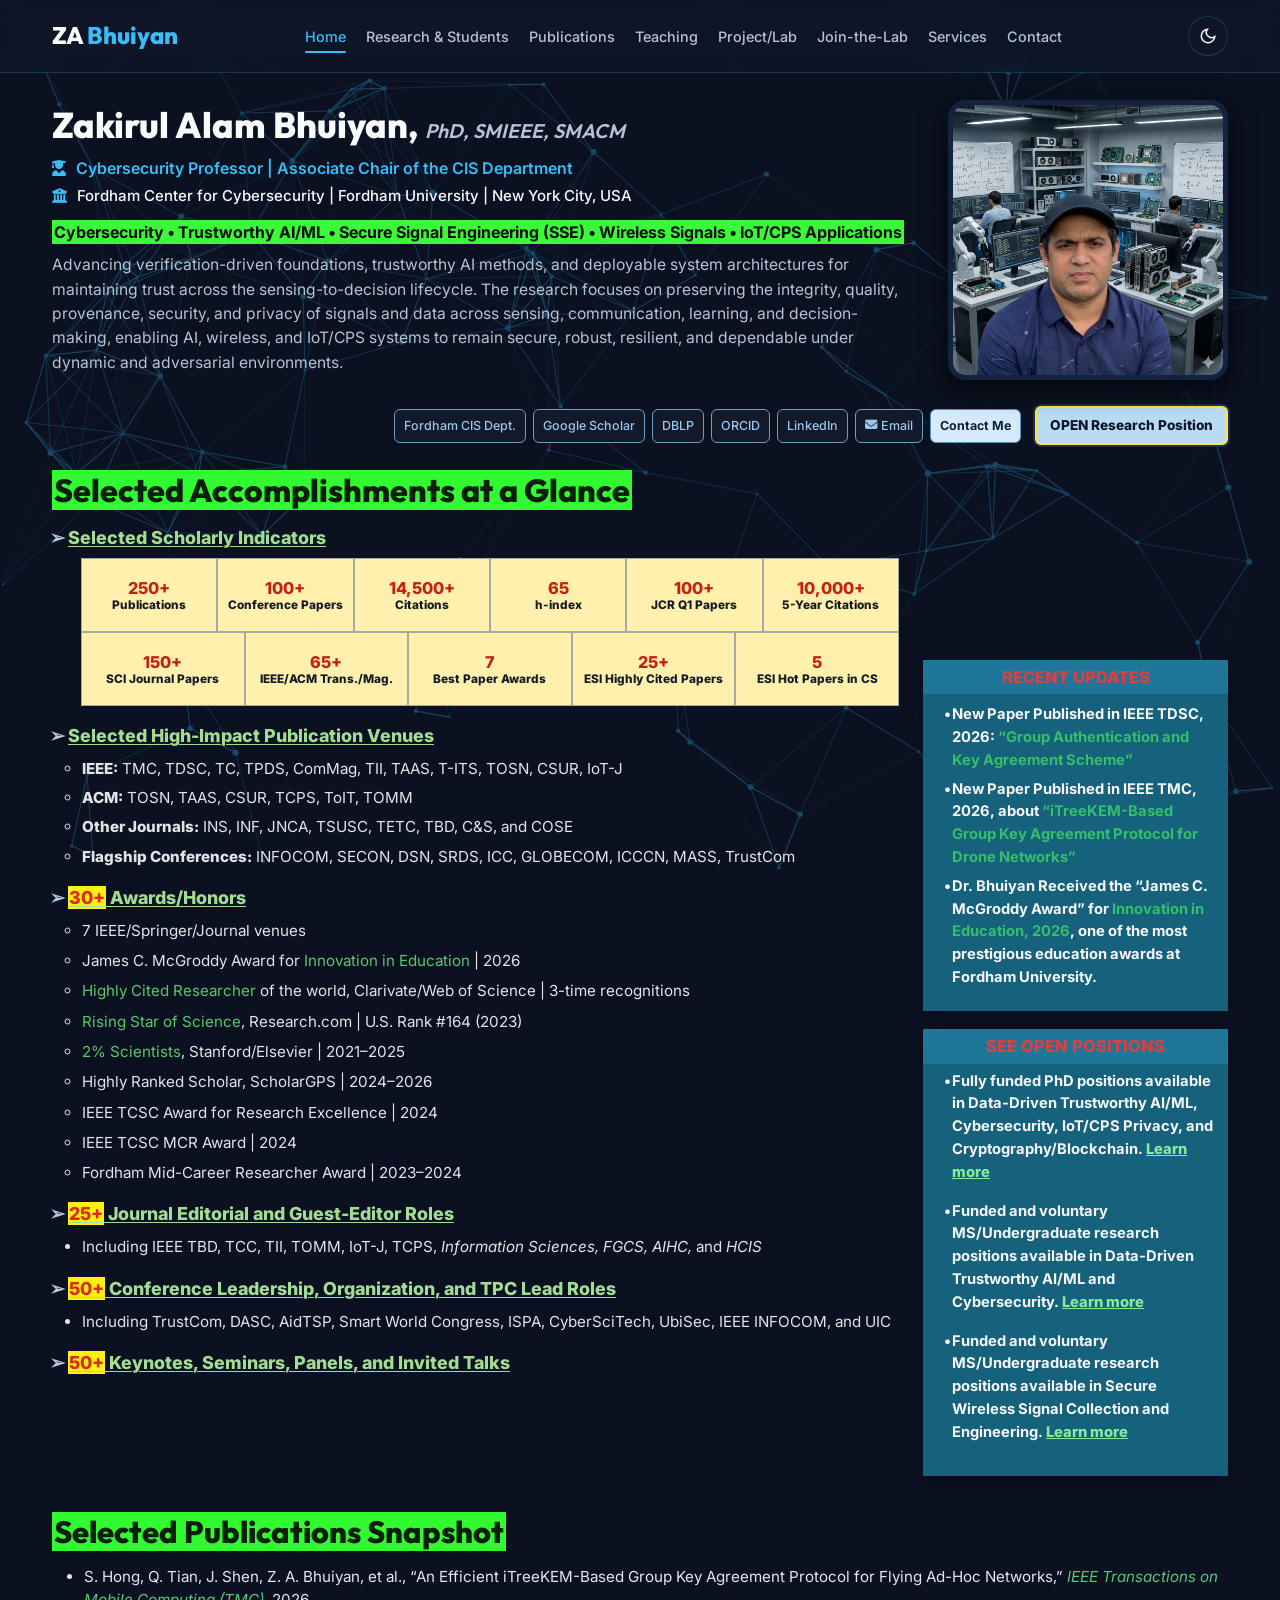
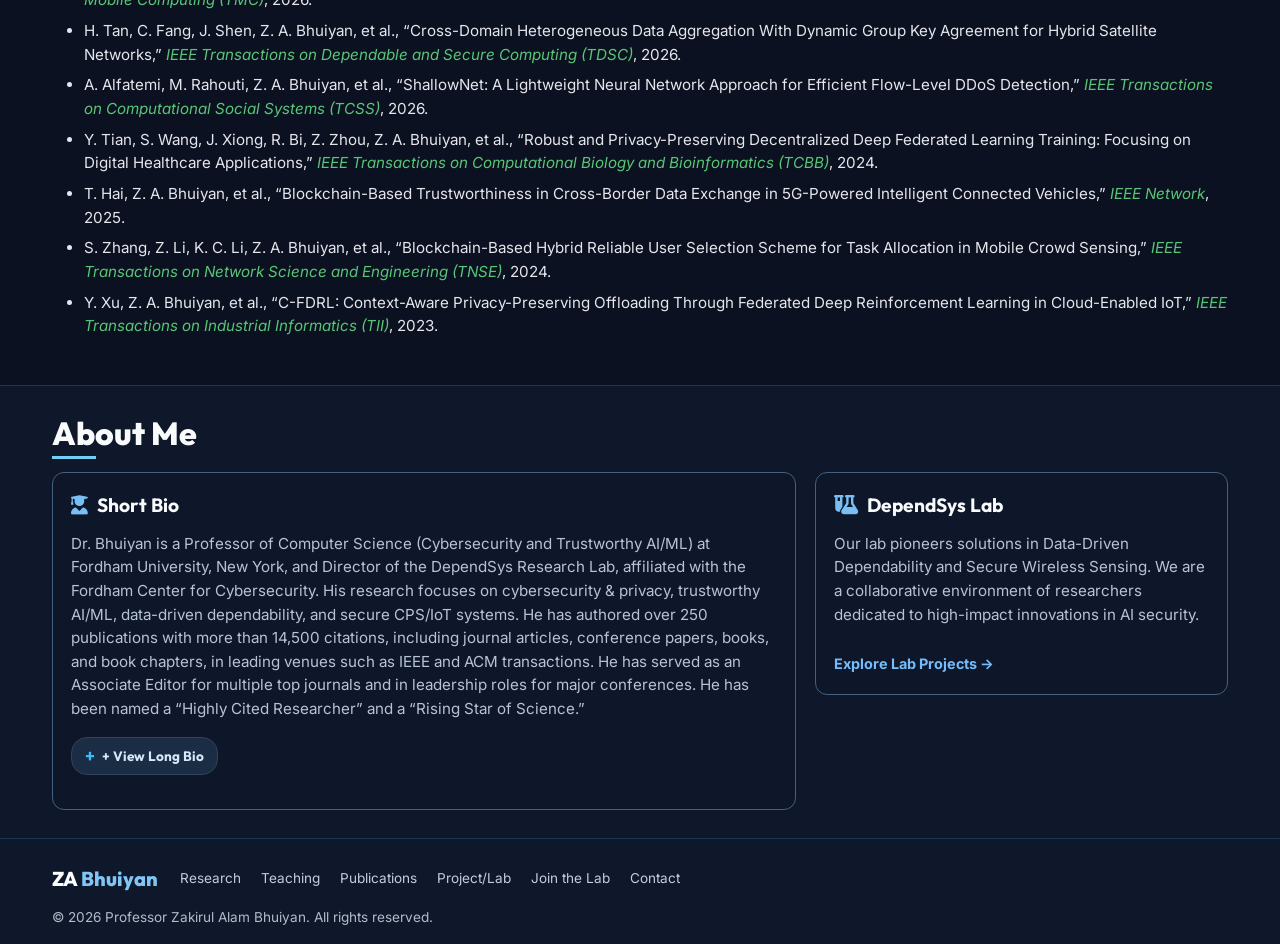
<file: index.html>
<!DOCTYPE html>
<html lang="en">
<head>
  <meta charset="UTF-8">
  <meta name="viewport" content="width=device-width, initial-scale=1.0">
  <meta name="description" content="Professor Zakirul Alam Bhuiyan — cybersecurity, trustworthy AI/ML, secure signal engineering and IoT/CPS research at Fordham University.">
  <meta name="theme-color" content="#0a1b2d">
  <title>Home | Zakirul Alam Bhuiyan</title>
  <link rel="preconnect" href="https://fonts.googleapis.com">
  <link rel="preconnect" href="https://fonts.gstatic.com" crossorigin>
  <link href="https://fonts.googleapis.com/css2?family=Inter:wght@300;400;500;600&family=Outfit:wght@400;600;700;800&display=swap" rel="stylesheet">
  <link href="https://cdnjs.cloudflare.com/ajax/libs/font-awesome/6.5.2/css/all.min.css" rel="stylesheet">
  <link href="css/style.css" rel="stylesheet">
  <link href="css/revision.css" rel="stylesheet">
  <!-- Page-specific styles follow the shared styles; the other site pages are unchanged. -->
  <link href="css/homepage-pdf.css" rel="stylesheet">
  <link href="css/homepage-site-consistency.css" rel="stylesheet">
  <script>(function(){try{if(localStorage.getItem('theme')==='light')document.documentElement.setAttribute('data-theme','light')}catch(e){}})();</script>
</head>
<body class="homepage-pdf">
<canvas id="bg-canvas" aria-hidden="true"></canvas>

<nav id="navbar" aria-label="Main navigation">
  <div class="nav-container">
    <a class="logo" href="index.html" aria-label="Zakirul Alam Bhuiyan home">ZA <span>Bhuiyan</span></a>
    <ul class="nav-links" id="main-nav-links">
      <li><a class="active" aria-current="page" href="index.html">Home</a></li>
      <li><a href="research.html">Research &amp; Students</a></li>
      <li><a href="publications.html">Publications</a></li>
      <li><a href="teaching.html">Teaching</a></li>
      <li><a href="projects.html">Project/Lab</a></li>
      <li><a href="join-lab.html">Join-the-Lab</a></li>
      <li><a href="services.html">Services</a></li>
      <li><a href="contact.html">Contact</a></li>
    </ul>
    <div class="nav-controls">
      <button class="theme-toggle" type="button" aria-label="Toggle light and dark theme" title="Toggle theme">
        <svg class="sun-icon" aria-hidden="true" fill="none" stroke="currentColor" stroke-width="2" viewBox="0 0 24 24"><circle cx="12" cy="12" r="5"/><path d="M12 1v2M12 21v2M4.22 4.22l1.42 1.42M18.36 18.36l1.42 1.42M1 12h2M21 12h2M4.22 19.78l1.42-1.42M18.36 5.64l1.42-1.42"/></svg>
        <svg class="moon-icon" aria-hidden="true" fill="none" stroke="currentColor" stroke-width="2" viewBox="0 0 24 24"><path d="M21 12.79A9 9 0 1 1 11.21 3 7 7 0 0 0 21 12.79z"/></svg>
      </button>
      <button class="mobile-menu-btn" type="button" aria-label="Toggle navigation menu" aria-controls="main-nav-links" aria-expanded="false"><span class="bar"></span><span class="bar"></span><span class="bar"></span></button>
    </div>
  </div>
</nav>

<main>
<section class="pdf-hero" id="home" aria-labelledby="professor-title">
  <div class="pdf-shell pdf-hero-inner">
    <div class="pdf-hero-copy">
      <h1 id="professor-title">Zakirul Alam Bhuiyan, <span>PhD, SMIEEE, SMACM</span></h1>
      <p class="pdf-role"><i aria-hidden="true" class="fa-solid fa-user-graduate"></i> Cybersecurity Professor | Associate Chair of the CIS Department</p>
      <p class="pdf-affiliation"><i aria-hidden="true" class="fa-solid fa-building-columns"></i> Fordham Center for Cybersecurity | Fordham University | New York City, USA</p>
      <p class="pdf-research-focus">Cybersecurity <b>•</b> Trustworthy AI/ML <b>•</b> Secure Signal Engineering (SSE) <b>•</b> Wireless Signals <b>•</b> IoT/CPS Applications</p>
      <p class="pdf-research-summary">Advancing verification-driven foundations, trustworthy AI methods, and deployable system architectures for maintaining trust across the sensing-to-decision lifecycle. The research focuses on preserving the integrity, quality, provenance, security, and privacy of signals and data across sensing, communication, learning, and decision-making, enabling AI, wireless, and IoT/CPS systems to remain secure, robust, resilient, and dependable under dynamic and adversarial environments.</p>
    </div>
    <div class="pdf-profile-portrait"><img src="assets/profile.png" alt="Portrait of Professor Zakirul Alam Bhuiyan in a research laboratory" width="1024" height="1035" fetchpriority="high"></div>
  </div>
</section>

<div class="pdf-shell pdf-link-row">
  <div class="pdf-profile-links" aria-label="Academic and professional profiles">
    <a href="https://www.fordham.edu/academics/departments/computer-and-information-science/faculty-and-administration/" target="_blank" rel="noopener noreferrer">Fordham CIS Dept.</a>
    <a href="https://scholar.google.com/citations?user=JqHr6TcAAAAJ&amp;hl=en" target="_blank" rel="noopener noreferrer">Google Scholar</a>
    <a href="https://dblp.org/pid/88/7649.html" target="_blank" rel="noopener noreferrer">DBLP</a>
    <a href="https://orcid.org/0000-0002-9513-9990" target="_blank" rel="noopener noreferrer">ORCID</a>
    <a href="https://www.linkedin.com/in/zakirul-alam-bhuiyan-19418713/" target="_blank" rel="noopener noreferrer">LinkedIn</a>
    <a href="mailto:zakirulalam@gmail.com"><i aria-hidden="true" class="fa-solid fa-envelope"></i> Email</a>
    <a class="pdf-contact-link" href="contact.html">Contact Me</a>
  </div>
  <a class="pdf-open-link" href="join-lab.html">OPEN Research Position</a>
</div>

<section class="pdf-content pdf-shell" id="accomplishments" aria-labelledby="accomplishments-heading">
  <h2 class="pdf-highlight-title" id="accomplishments-heading"><span>Selected Accomplishments at a Glance</span></h2>
  <div class="pdf-two-column">
    <div class="pdf-primary-column">
      <section class="pdf-data-block" aria-labelledby="scholarly-heading">
        <h3 class="pdf-section-heading" id="scholarly-heading">Selected Scholarly Indicators</h3>
        <div class="pdf-stat-grid" role="list" aria-label="Scholarly indicators">
          <div class="pdf-stat-row pdf-stat-row-top" role="presentation">
            <div class="pdf-stat" role="listitem"><strong>250+</strong><span>Publications</span></div>
            <div class="pdf-stat" role="listitem"><strong>100+</strong><span>Conference Papers</span></div>
            <div class="pdf-stat" role="listitem"><strong>14,500+</strong><span>Citations</span></div>
            <div class="pdf-stat" role="listitem"><strong>65</strong><span>h-index</span></div>
            <div class="pdf-stat" role="listitem"><strong>100+</strong><span>JCR Q1 Papers</span></div>
            <div class="pdf-stat" role="listitem"><strong>10,000+</strong><span>5-Year Citations</span></div>
          </div>
          <div class="pdf-stat-row pdf-stat-row-bottom" role="presentation">
            <div class="pdf-stat" role="listitem"><strong>150+</strong><span>SCI Journal Papers</span></div>
            <div class="pdf-stat" role="listitem"><strong>65+</strong><span>IEEE/ACM Trans./Mag.</span></div>
            <div class="pdf-stat" role="listitem"><strong>7</strong><span>Best Paper Awards</span></div>
            <div class="pdf-stat" role="listitem"><strong>25+</strong><span>ESI Highly Cited Papers</span></div>
            <div class="pdf-stat" role="listitem"><strong>5</strong><span>ESI Hot Papers in CS</span></div>
          </div>
        </div>
      </section>

      <section class="pdf-data-block pdf-venues" aria-labelledby="venues-heading">
        <h3 class="pdf-section-heading" id="venues-heading">Selected High-Impact Publication Venues</h3>
        <ul class="pdf-hollow-list">
          <li><strong>IEEE:</strong> TMC, TDSC, TC, TPDS, ComMag, TII, TAAS, T-ITS, TOSN, CSUR, IoT-J</li>
          <li><strong>ACM:</strong> TOSN, TAAS, CSUR, TCPS, ToIT, TOMM</li>
          <li><strong>Other Journals:</strong> INS, INF, JNCA, TSUSC, TETC, TBD, C&amp;S, and COSE</li>
          <li><strong>Flagship Conferences:</strong> INFOCOM, SECON, DSN, SRDS, ICC, GLOBECOM, ICCCN, MASS, TrustCom</li>
        </ul>
      </section>

      <section class="pdf-data-block pdf-awards" aria-labelledby="awards-heading">
        <h3 class="pdf-section-heading" id="awards-heading"><mark>30+</mark> Awards/Honors</h3>
        <ul class="pdf-hollow-list">
          <li>7 IEEE/Springer/Journal venues</li>
          <li>James C. McGroddy Award for <em>Innovation in Education</em> | 2026</li>
          <li><em>Highly Cited Researcher</em> of the world, Clarivate/Web of Science | 3-time recognitions</li>
          <li><em>Rising Star of Science</em>, Research.com | U.S. Rank #164 (2023)</li>
          <li><em>2% Scientists</em>, Stanford/Elsevier | 2021–2025</li>
          <li>Highly Ranked Scholar, ScholarGPS | 2024–2026</li>
          <li>IEEE TCSC Award for Research Excellence | 2024</li>
          <li>IEEE TCSC MCR Award | 2024</li>
          <li>Fordham Mid-Career Researcher Award | 2023–2024</li>
        </ul>
      </section>
      <section class="pdf-data-block pdf-leadership" aria-labelledby="editorial-heading">
        <h3 class="pdf-section-heading" id="editorial-heading"><mark>25+</mark> Journal Editorial and Guest-Editor Roles</h3>
        <ul class="pdf-disc-list"><li>Including IEEE TBD, TCC, TII, TOMM, IoT-J, TCPS, <i>Information Sciences, FGCS, AIHC,</i> and <i>HCIS</i></li></ul>
      </section>
      <section class="pdf-data-block pdf-leadership" aria-labelledby="conference-heading">
        <h3 class="pdf-section-heading" id="conference-heading"><mark>50+</mark> Conference Leadership, Organization, and TPC Lead Roles</h3>
        <ul class="pdf-disc-list"><li>Including TrustCom, DASC, AidTSP, Smart World Congress, ISPA, CyberSciTech, UbiSec, IEEE INFOCOM, and UIC</li></ul>
      </section>
      <section class="pdf-data-block pdf-leadership" aria-labelledby="talks-heading">
        <h3 class="pdf-section-heading" id="talks-heading"><mark>50+</mark> Keynotes, Seminars, Panels, and Invited Talks</h3>
      </section>
    </div>

    <aside class="pdf-sidebar" aria-label="Recent updates and research opportunities">
      <section class="pdf-side-card pdf-recent" id="home-news" aria-labelledby="updates-heading">
        <h3 id="updates-heading">RECENT UPDATES</h3>
        <ul>
          <li>New Paper Published in <strong>IEEE TDSC, 2026</strong>: <span>“Group Authentication and Key Agreement Scheme”</span></li>
          <li>New Paper Published in <strong>IEEE TMC, 2026</strong>, about <span>“iTreeKEM-Based Group Key Agreement Protocol for Drone Networks”</span></li>
          <li>Dr. Bhuiyan Received the <strong>“James C. McGroddy Award”</strong> for <span>Innovation in Education, 2026</span>, one of the most prestigious education awards at Fordham University.</li>
        </ul>
      </section>
      <section class="pdf-side-card pdf-open-positions" aria-labelledby="positions-heading">
        <h3 id="positions-heading">SEE OPEN POSITIONS</h3>
        <ul>
          <li>Fully funded PhD positions available in Data-Driven Trustworthy AI/ML, Cybersecurity, IoT/CPS Privacy, and Cryptography/Blockchain. <a href="join-lab.html">Learn more</a></li>
          <li>Funded and voluntary MS/Undergraduate research positions available in Data-Driven Trustworthy AI/ML and Cybersecurity. <a href="join-lab.html">Learn more</a></li>
          <li>Funded and voluntary MS/Undergraduate research positions available in Secure Wireless Signal Collection and Engineering. <a href="join-lab.html">Learn more</a></li>
        </ul>
      </section>
    </aside>
  </div>

  <section class="pdf-publications" id="selected-publications" aria-labelledby="selected-publications-heading">
    <h2 class="pdf-highlight-title" id="selected-publications-heading"><span>Selected Publications Snapshot</span></h2>
    <ul>
      <li>S. Hong, Q. Tian, J. Shen, Z. A. Bhuiyan, et al., “An Efficient iTreeKEM-Based Group Key Agreement Protocol for Flying Ad-Hoc Networks,” <em>IEEE Transactions on Mobile Computing (TMC)</em>, 2026.</li>
      <li>H. Tan, C. Fang, J. Shen, Z. A. Bhuiyan, et al., “Cross-Domain Heterogeneous Data Aggregation With Dynamic Group Key Agreement for Hybrid Satellite Networks,” <em>IEEE Transactions on Dependable and Secure Computing (TDSC)</em>, 2026.</li>
      <li>A. Alfatemi, M. Rahouti, Z. A. Bhuiyan, et al., “ShallowNet: A Lightweight Neural Network Approach for Efficient Flow-Level DDoS Detection,” <em>IEEE Transactions on Computational Social Systems (TCSS)</em>, 2026.</li>
      <li>Y. Tian, S. Wang, J. Xiong, R. Bi, Z. Zhou, Z. A. Bhuiyan, et al., “Robust and Privacy-Preserving Decentralized Deep Federated Learning Training: Focusing on Digital Healthcare Applications,” <em>IEEE Transactions on Computational Biology and Bioinformatics (TCBB)</em>, 2024.</li>
      <li>T. Hai, Z. A. Bhuiyan, et al., “Blockchain-Based Trustworthiness in Cross-Border Data Exchange in 5G-Powered Intelligent Connected Vehicles,” <em>IEEE Network</em>, 2025.</li>
      <li>S. Zhang, Z. Li, K. C. Li, Z. A. Bhuiyan, et al., “Blockchain-Based Hybrid Reliable User Selection Scheme for Task Allocation in Mobile Crowd Sensing,” <em>IEEE Transactions on Network Science and Engineering (TNSE)</em>, 2024.</li>
      <li>Y. Xu, Z. A. Bhuiyan, et al., “C-FDRL: Context-Aware Privacy-Preserving Offloading Through Federated Deep Reinforcement Learning in Cloud-Enabled IoT,” <em>IEEE Transactions on Industrial Informatics (TII)</em>, 2023.</li>
    </ul>
  </section>
</section>

<section class="pdf-about" id="about" aria-labelledby="about-heading">
  <div class="pdf-shell pdf-about-inner">
    <h2 id="about-heading">About Me</h2>
    <div class="about-grid" id="about-grid">
      <div class="about-text" id="about-text">
        <h3><i class="fa-solid fa-user-graduate" aria-hidden="true"></i> Short Bio</h3>
        <p>Dr. Bhuiyan is a Professor of Computer Science (Cybersecurity and Trustworthy AI/ML) at Fordham University, New York, and Director of the DependSys Research Lab, affiliated with the Fordham Center for Cybersecurity. His research focuses on cybersecurity &amp; privacy, trustworthy AI/ML, data-driven dependability, and secure CPS/IoT systems. He has authored over 250 publications with more than 14,500 citations, including journal articles, conference papers, books, and book chapters, in leading venues such as IEEE and ACM transactions. He has served as an Associate Editor for multiple top journals and in leadership roles for major conferences. He has been named a “Highly Cited Researcher” and a “Rising Star of Science.”</p>
        <button type="button" class="long-bio-toggle" id="long-bio-toggle" aria-expanded="false" aria-controls="long-bio-content">+ View Long Bio</button>
        <div class="long-bio-content" id="long-bio-content" hidden>
          <div class="long-bio-shell">
            <p class="long-bio-kicker">Academic Leadership Profile</p>
            <div class="long-bio-metrics"><span>250+ Publications</span><span>25+ ESI Highly Cited Papers</span><span>5 ESI Hot Papers</span><span>7 Best Paper Awards</span></div>
            <div class="long-bio-stream">
              <article class="bio-node"><h4>Position &amp; Leadership</h4><p>Dr. Bhuiyan is a Professor in the Department of Computer and Information Sciences at Fordham University, New York, USA. He also serves as the Director of the Dependable and Secure Systems Research (DependSys) Lab and is affiliated with the Fordham Center for Cybersecurity. Prior to joining Fordham, he held faculty positions as an Assistant Professor at Fordham University and Temple University, and as an Adjunct Professor at Harvard University.</p></article>
              <article class="bio-node"><h4>Research &amp; Scholarly Impact</h4><p>His research spans cybersecurity and privacy, trustworthy AI/ML, data-driven system dependability, and emerging CPS/IoT systems. Dr. Bhuiyan has authored and co-authored over 250 publications, including journal and transactions articles, conference papers, 10 book chapters, and 4 books. His work has appeared in leading IEEE/ACM journals and conferences.</p></article>
              <article class="bio-node"><h4>Editorial Roles &amp; Recognition</h4><p>Dr. Bhuiyan has served as an Associate Editor and Lead Guest Editor for several prominent journals, and has received research, education and service recognitions.</p></article>
            </div>
          </div>
        </div>
      </div>
      <div class="lab-highlight" id="dependsys-card">
        <h3><i class="fa-solid fa-flask-vial" aria-hidden="true"></i> DependSys Lab</h3>
        <p>Our lab pioneers solutions in Data-Driven Dependability and Secure Wireless Sensing. We are a collaborative environment of researchers dedicated to high-impact innovations in AI security.</p>
        <a href="projects.html" class="inline-link">Explore Lab Projects →</a>
      </div>
    </div>
  </div>
</section>
</main>

<footer class="pdf-footer" aria-label="Footer">
  <div class="pdf-shell pdf-footer-inner">
    <div class="pdf-footer-top"><a class="pdf-footer-logo" href="index.html">ZA <span>Bhuiyan</span></a>
      <div class="pdf-footer-links">
        <a href="research.html">Research</a><a href="teaching.html">Teaching</a><a href="publications.html">Publications</a><a href="projects.html">Project/Lab</a><a href="join-lab.html">Join the Lab</a><a href="contact.html">Contact</a>
      </div>
    </div>
    <p>© 2026 Professor Zakirul Alam Bhuiyan. All rights reserved.</p>
  </div>
</footer>
<script src="js/script.js"></script>
<script src="js/homepage.js"></script>
</body>
</html>
</file>
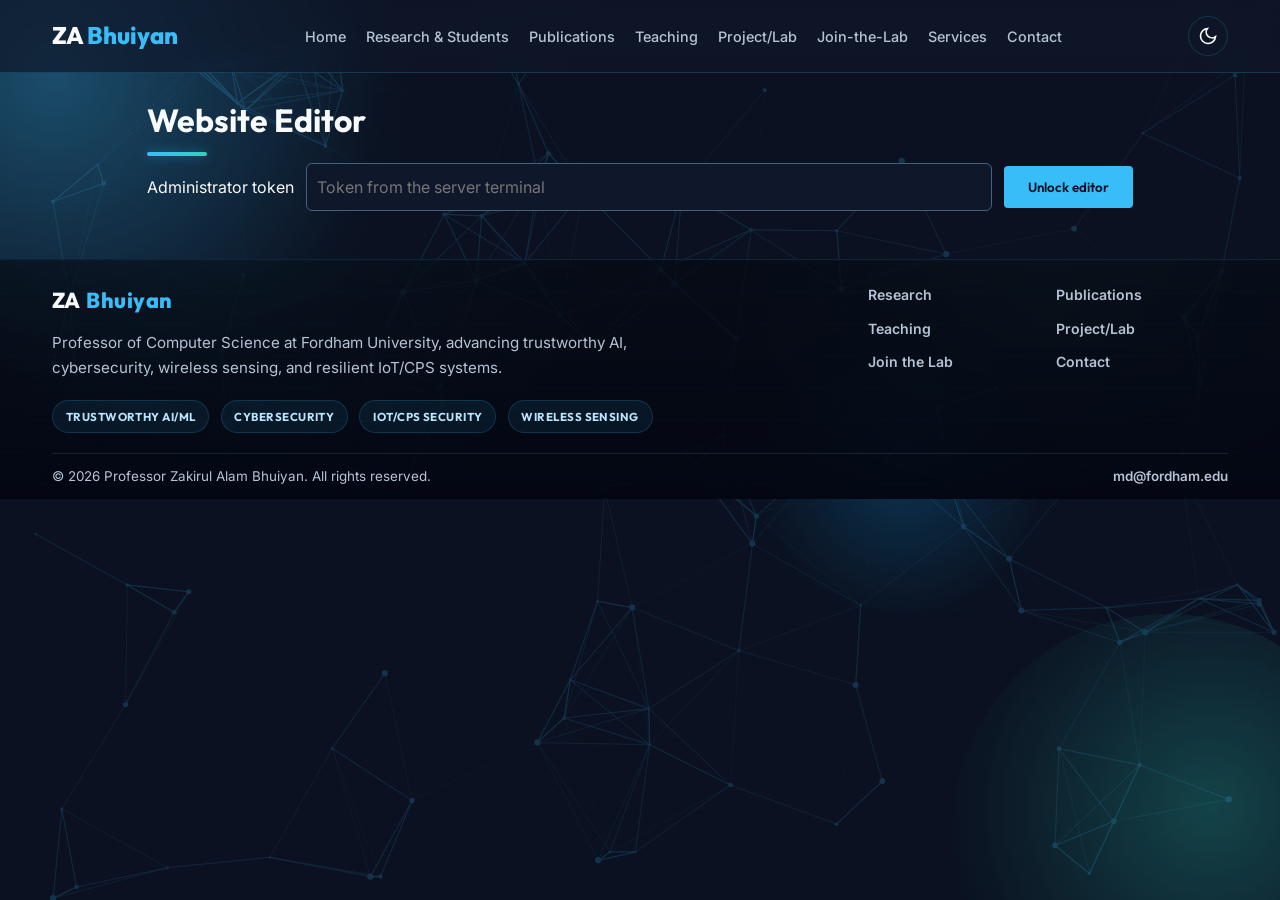
<file: admin.html>
<!DOCTYPE html>
<html lang="en">

<head>
    <meta charset="UTF-8">
    <meta name="viewport" content="width=device-width, initial-scale=1.0">
    <title>Website Editor | Zakirul Alam Bhuiyan</title>
    <meta name="robots" content="noindex, nofollow">
<meta name="description"
        content="Academic website of Professor Zakirul Alam Bhuiyan. Computer Science — Cybersecurity, Trustworthy AI/ML, Wireless Sensing, and Secure Systems.">
    <link rel="preconnect" href="https://fonts.googleapis.com">
    <link rel="preconnect" href="https://fonts.gstatic.com" crossorigin>
    <link
        href="https://fonts.googleapis.com/css2?family=Inter:wght@300;400;500;600&family=Outfit:wght@400;600;700;800&display=swap"
        rel="stylesheet">
    <link rel="stylesheet"
        href="https://cdnjs.cloudflare.com/ajax/libs/font-awesome/6.5.2/css/all.min.css">
    <link rel="stylesheet" href="css/style.css">
    <link rel="stylesheet" href="css/revision.css">
    <script>(function(){try{if(localStorage.getItem('theme')==='light'){document.documentElement.setAttribute('data-theme','light');}}catch(e){}})();</script>
</head>

<body>
    <!-- Abstract Canvas Background (Neural/Wireless design) -->
    <canvas id="bg-canvas"></canvas>

    <!-- Navigation -->
    <nav id="navbar">
        <div class="nav-container">
            <a href="index.html" class="logo">ZA <span>Bhuiyan</span></a>
            <ul class="nav-links">
                <li><a href="index.html" >Home</a></li>
                <li><a href="research.html">Research & Students</a></li>
                <li><a href="publications.html">Publications</a></li>
                <li><a href="teaching.html">Teaching</a></li>
                <li><a href="projects.html">Project/Lab</a></li>
                <li><a href="join-lab.html">Join-the-Lab</a></li>
                <li><a href="services.html">Services</a></li>
                <li><a href="contact.html">Contact</a></li>
            </ul>
            <div class="nav-controls">
                <button class="theme-toggle" aria-label="Toggle Theme">
                    <svg class="sun-icon" viewBox="0 0 24 24" fill="none" stroke="currentColor" stroke-width="2"><circle cx="12" cy="12" r="5"/><path d="M12 1v2M12 21v2M4.22 4.22l1.42 1.42M18.36 18.36l1.42 1.42M1 12h2M21 12h2M4.22 19.78l1.42-1.42M18.36 5.64l1.42-1.42"/></svg>
                    <svg class="moon-icon" viewBox="0 0 24 24" fill="none" stroke="currentColor" stroke-width="2"><path d="M21 12.79A9 9 0 1 1 11.21 3 7 7 0 0 0 21 12.79z"/></svg>
                </button>
                <button class="mobile-menu-btn" aria-label="Toggle Menu">
                    <span class="bar"></span>
                    <span class="bar"></span>
                    <span class="bar"></span>
                </button>
            </div>
        </div>
    </nav>

    <!-- Hero Section -->
<section class="container admin-page">
<h1 class="section-title">Website Editor</h1>
<form id="admin-login" class="editor-login">
<label for="admin-token">Administrator token</label>
<input id="admin-token" type="password" autocomplete="off" required placeholder="Token from the server terminal">
<button class="btn primary-btn" type="submit">Unlock editor</button>
</form>
<p id="admin-status" role="status" aria-live="polite"></p>
<div id="admin-workspace" hidden>
<div class="editor-toolbar"><h2>Publications</h2><button id="admin-lock" class="btn secondary-btn">Lock editor</button><button id="export-publications" class="btn secondary-btn">Export JSON</button></div>
<p>Add or update a publication below. Citation numbers are assigned automatically by year, newest first.</p>
<form id="publication-editor" class="editor-grid">
<input type="hidden" name="id">
<label class="full">Authors<input name="authors" required maxlength="3000" placeholder="Author names, in publication order"></label>
<label class="full">Title<input name="title" required maxlength="3000"></label>
<label class="full">Journal / conference / publisher<input name="venue" required maxlength="3000"></label>
<label>Year<input name="year" type="number" min="1900" max="2100" required></label>
<label>Type<select name="kind"><option value="journals">Journal / Transactions</option><option value="conferences">Conference</option><option value="books">Book / Magazine</option></select></label>
<label>Volume<input name="volume" maxlength="100"></label><label>Issue / number<input name="issue" maxlength="100"></label>
<label>Pages<input name="pages" maxlength="100"></label><label>Impact factor<input name="impact_factor" type="number" min="0" max="999" step=".001"></label>
<label class="full">Publication / DOI URL<input name="url" type="url" maxlength="3000" placeholder="https://doi.org/…"></label>
<label class="full">Comment<input name="comment" maxlength="3000"></label>
<fieldset class="full"><legend>Research topics</legend><label><input name="topics" value="cyber" type="checkbox"> Cybersecurity</label><label><input name="topics" value="ai" type="checkbox"> Trustworthy AI / ML</label><label><input name="topics" value="wireless" type="checkbox"> Wireless sensing</label><label><input name="topics" value="iot" type="checkbox"> IoT / CPS</label></fieldset>
<fieldset class="full"><legend>Journal recognition</legend><label><input name="prestigious" type="checkbox"> Prestigious journal</label><label><input name="sci" type="checkbox"> SCI indexed</label></fieldset>
<div class="full editor-toolbar"><button type="submit" class="btn primary-btn">Save publication</button><button type="reset" class="btn secondary-btn">New / clear form</button></div>
</form>
<div id="editor-records"></div>
<h2>Contact inbox</h2><p>Messages submitted through the website are saved here.</p><button id="refresh-inbox" class="btn secondary-btn">Refresh inbox</button><div id="editor-inbox"></div>
</div></section>
    <footer class="site-footer">
        <div class="container footer-content">
            <div class="footer-brand">
                <a href="index.html" class="footer-logo">ZA <span>Bhuiyan</span></a>
                <p>Professor of Computer Science at Fordham University, advancing trustworthy AI, cybersecurity, wireless sensing, and resilient IoT/CPS systems.</p>
            </div>
            <div class="footer-links">
                <a href="research.html">Research</a>
                <a href="publications.html">Publications</a>
                <a href="teaching.html">Teaching</a>
                <a href="projects.html">Project/Lab</a>
                <a href="join-lab.html">Join the Lab</a>
                <a href="contact.html">Contact</a>
            </div>
            <div class="footer-focus">
                <span>Trustworthy AI/ML</span>
                <span>Cybersecurity</span>
                <span>IoT/CPS Security</span>
                <span>Wireless Sensing</span>
            </div>
            <div class="footer-bottom">
                <p>&copy; 2026 Professor Zakirul Alam Bhuiyan. All rights reserved.</p>
                <a href="mailto:md@fordham.edu">md@fordham.edu</a>
            </div>
        </div>
    </footer>
    <script src="js/script.js"></script>
<script src="js/admin.js"></script>
</body>

</html>
</file>
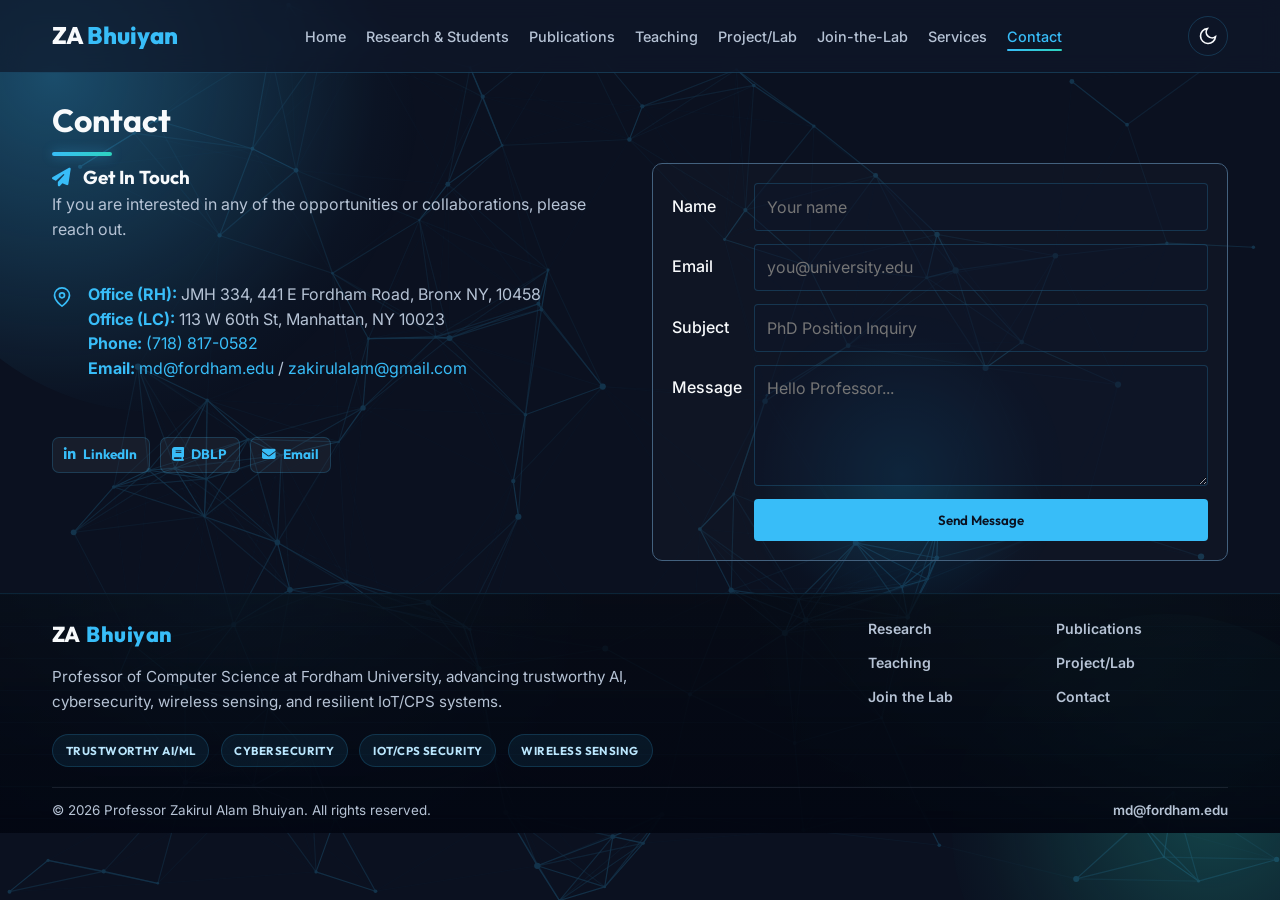
<file: contact.html>
<!DOCTYPE html>
<html lang="en">

<head>
    <meta charset="UTF-8">
    <meta name="viewport" content="width=device-width, initial-scale=1.0">
    <title>Contact | Zakirul Alam Bhuiyan</title>
    <meta name="description"
        content="Academic website of Professor Zakirul Alam Bhuiyan. Computer Science — Cybersecurity, Trustworthy AI/ML, Wireless Sensing, and Secure Systems.">
    <link rel="preconnect" href="https://fonts.googleapis.com">
    <link rel="preconnect" href="https://fonts.gstatic.com" crossorigin>
    <link
        href="https://fonts.googleapis.com/css2?family=Inter:wght@300;400;500;600&family=Outfit:wght@400;600;700;800&display=swap"
        rel="stylesheet">
    <link rel="stylesheet"
        href="https://cdnjs.cloudflare.com/ajax/libs/font-awesome/6.5.2/css/all.min.css">
    <link rel="stylesheet" href="css/style.css">
    <link rel="stylesheet" href="css/revision.css">
    <script>(function(){try{if(localStorage.getItem('theme')==='light'){document.documentElement.setAttribute('data-theme','light');}}catch(e){}})();</script>
</head>

<body>
    <!-- Abstract Canvas Background (Neural/Wireless design) -->
    <canvas id="bg-canvas"></canvas>

    <!-- Navigation -->
    <nav id="navbar">
        <div class="nav-container">
            <a href="index.html" class="logo">ZA <span>Bhuiyan</span></a>
            <ul class="nav-links">
                <li><a href="index.html" >Home</a></li>
                <li><a href="research.html">Research & Students</a></li>
                <li><a href="publications.html">Publications</a></li>
                <li><a href="teaching.html">Teaching</a></li>
                <li><a href="projects.html">Project/Lab</a></li>
                <li><a href="join-lab.html">Join-the-Lab</a></li>
                <li><a href="services.html">Services</a></li>
                <li><a href="contact.html">Contact</a></li>
            </ul>
            <div class="nav-controls">
                <button class="theme-toggle" aria-label="Toggle Theme">
                    <svg class="sun-icon" viewBox="0 0 24 24" fill="none" stroke="currentColor" stroke-width="2"><circle cx="12" cy="12" r="5"/><path d="M12 1v2M12 21v2M4.22 4.22l1.42 1.42M18.36 18.36l1.42 1.42M1 12h2M21 12h2M4.22 19.78l1.42-1.42M18.36 5.64l1.42-1.42"/></svg>
                    <svg class="moon-icon" viewBox="0 0 24 24" fill="none" stroke="currentColor" stroke-width="2"><path d="M21 12.79A9 9 0 1 1 11.21 3 7 7 0 0 0 21 12.79z"/></svg>
                </button>
                <button class="mobile-menu-btn" aria-label="Toggle Menu">
                    <span class="bar"></span>
                    <span class="bar"></span>
                    <span class="bar"></span>
                </button>
            </div>
        </div>
    </nav>

    <!-- Hero Section -->
    <section id="contact" class="contact">
        <div class="container">
            <h2 class="section-title">Contact</h2>
            <div class="contact-grid">
                <div class="contact-info slide-right">
                    <h3><i class="fa-solid fa-paper-plane"></i> Get In Touch</h3>
                    <p>If you are interested in any of the opportunities or collaborations, please reach out.</p>

                    <div class="office-address">
                        <svg width="20" height="20" viewBox="0 0 24 24" fill="none" stroke="currentColor"
                            stroke-width="2">
                            <path d="M21 10c0 7-9 13-9 13s-9-6-9-13a9 9 0 0 1 18 0z" />
                            <circle cx="12" cy="10" r="3" />
                        </svg>
                        <p><strong>Office (RH):</strong> JMH 334, 441 E Fordham Road, Bronx NY, 10458<br>
                           <strong>Office (LC):</strong> 113 W 60th St, Manhattan, NY 10023<br>
                           <strong>Phone:</strong> <a href="tel:+17188170582">(718) 817-0582</a><br>
                           <strong>Email:</strong> <a href="mailto:md@fordham.edu">md@fordham.edu</a> / <a href="mailto:zakirulalam@gmail.com">zakirulalam@gmail.com</a></p>
                    </div>

                    <div class="social-links profile-links" aria-label="Academic and professional profiles">
<a href="https://www.linkedin.com/in/zakirul-alam-bhuiyan-19418713" target="_blank" rel="noopener noreferrer" aria-label="LinkedIn" title="LinkedIn"><i class="fa-brands fa-linkedin-in"></i><span>LinkedIn</span></a>
<a href="https://dblp.org/pid/88/7649" target="_blank" rel="noopener noreferrer" aria-label="DBLP" title="DBLP"><i class="fa-solid fa-book"></i><span>DBLP</span></a>
<a href="mailto:md@fordham.edu" aria-label="Email" title="Email"><i class="fa-solid fa-envelope"></i><span>Email</span></a></div>
                </div>

                <form class="contact-form slide-left">
                    <div class="form-group">
                        <label for="name">Name</label>
                        <input type="text" id="name" name="name" maxlength="200" required autocomplete="name" placeholder="Your name">
                    </div>
                    <div class="form-group">
                        <label for="email">Email</label>
                        <input type="email" id="email" name="email" maxlength="200" required autocomplete="email" placeholder="you@university.edu">
                    </div>
                    <div class="form-group">
                        <label for="subject">Subject</label>
                        <input type="text" id="subject" name="subject" maxlength="200" required placeholder="PhD Position Inquiry">
                    </div>
                    <div class="form-group">
                        <label for="content">Message</label>
                        <textarea id="content" name="content" maxlength="10000" rows="4" required placeholder="Hello Professor..."></textarea>
                    </div>
                    <p id="contact-status" class="form-status" role="status" aria-live="polite"></p>
                    <button type="submit" class="btn primary-btn submit-btn">Send Message</button>
                </form>
            </div>
        </div>
    </section>

    <footer class="site-footer">
        <div class="container footer-content">
            <div class="footer-brand">
                <a href="index.html" class="footer-logo">ZA <span>Bhuiyan</span></a>
                <p>Professor of Computer Science at Fordham University, advancing trustworthy AI, cybersecurity, wireless sensing, and resilient IoT/CPS systems.</p>
            </div>
            <div class="footer-links">
                <a href="research.html">Research</a>
                <a href="publications.html">Publications</a>
                <a href="teaching.html">Teaching</a>
                <a href="projects.html">Project/Lab</a>
                <a href="join-lab.html">Join the Lab</a>
                <a href="contact.html">Contact</a>
            </div>
            <div class="footer-focus">
                <span>Trustworthy AI/ML</span>
                <span>Cybersecurity</span>
                <span>IoT/CPS Security</span>
                <span>Wireless Sensing</span>
            </div>
            <div class="footer-bottom">
                <p>&copy; 2026 Professor Zakirul Alam Bhuiyan. All rights reserved.</p>
                <a href="mailto:md@fordham.edu">md@fordham.edu</a>
            </div>
        </div>
    </footer>
    <script src="js/script.js"></script>
</body>

</html>
</file>
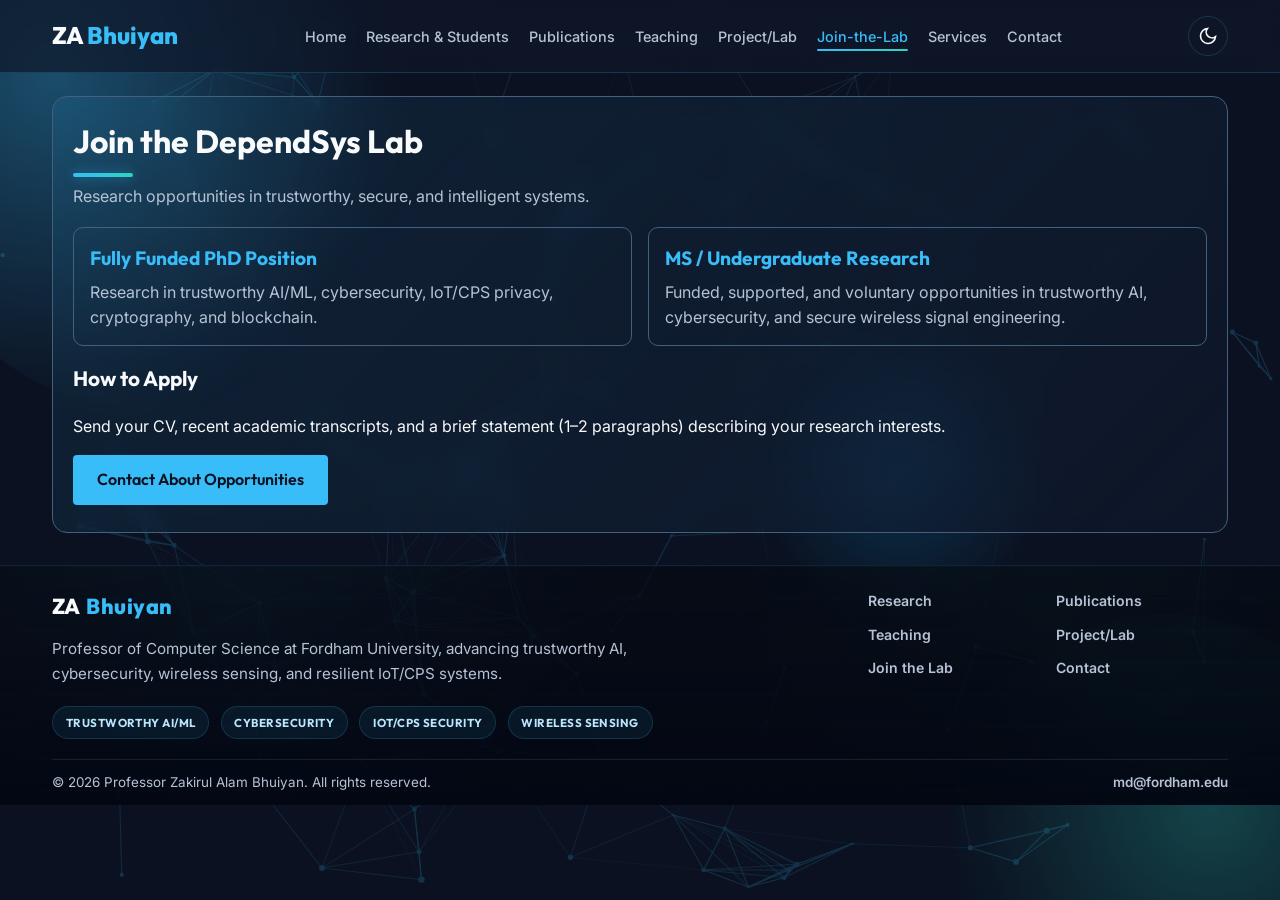
<file: join-lab.html>
<!DOCTYPE html>
<html lang="en">

<head>
    <meta charset="UTF-8">
    <meta name="viewport" content="width=device-width, initial-scale=1.0">
    <title>Join the Lab | Zakirul Alam Bhuiyan</title>
    <meta name="description"
        content="Academic, professional, editorial, conference, and leadership services of Professor Zakirul Alam Bhuiyan.">
    <link rel="preconnect" href="https://fonts.googleapis.com">
    <link rel="preconnect" href="https://fonts.gstatic.com" crossorigin>
    <link
        href="https://fonts.googleapis.com/css2?family=Inter:wght@300;400;500;600&family=Outfit:wght@400;600;700;800&display=swap"
        rel="stylesheet">
    <link rel="stylesheet"
        href="https://cdnjs.cloudflare.com/ajax/libs/font-awesome/6.5.2/css/all.min.css">
    <link rel="stylesheet" href="css/style.css">
    <link rel="stylesheet" href="css/revision.css">
    <script>(function(){try{if(localStorage.getItem('theme')==='light'){document.documentElement.setAttribute('data-theme','light');}}catch(e){}})();</script>
</head>

<body>
    <canvas id="bg-canvas"></canvas>

    <nav id="navbar">
        <div class="nav-container">
            <a href="index.html" class="logo">ZA <span>Bhuiyan</span></a>
            <ul class="nav-links">
                <li><a href="index.html" >Home</a></li>
                <li><a href="research.html">Research & Students</a></li>
                <li><a href="publications.html">Publications</a></li>
                <li><a href="teaching.html">Teaching</a></li>
                <li><a href="projects.html">Project/Lab</a></li>
                <li><a href="join-lab.html">Join-the-Lab</a></li>
                <li><a href="services.html">Services</a></li>
                <li><a href="contact.html">Contact</a></li>
            </ul>
            <div class="nav-controls">
                <button class="theme-toggle" aria-label="Toggle Theme">
                    <svg class="sun-icon" viewBox="0 0 24 24" fill="none" stroke="currentColor" stroke-width="2"><circle cx="12" cy="12" r="5"/><path d="M12 1v2M12 21v2M4.22 4.22l1.42 1.42M18.36 18.36l1.42 1.42M1 12h2M21 12h2M4.22 19.78l1.42-1.42M18.36 5.64l1.42-1.42"/></svg>
                    <svg class="moon-icon" viewBox="0 0 24 24" fill="none" stroke="currentColor" stroke-width="2"><path d="M21 12.79A9 9 0 1 1 11.21 3 7 7 0 0 0 21 12.79z"/></svg>
                </button>
                <button class="mobile-menu-btn" aria-label="Toggle Menu">
                    <span class="bar"></span>
                    <span class="bar"></span>
                    <span class="bar"></span>
                </button>
            </div>
        </div>
    </nav>

<section class="join-page container">
        <div id="join-lab" class="openings-card hero-glass services-join">
            <h1 class="section-title">Join the DependSys Lab</h1>
<p class="section-subtitle">Research opportunities in trustworthy, secure, and intelligent systems.</p>
            <div class="opening-items">
                <div class="opening">
                    <h3>Fully Funded PhD Position</h3>
                    <p>Research in trustworthy AI/ML, cybersecurity, IoT/CPS privacy, cryptography, and blockchain.</p>
                </div>
                <div class="opening">
                    <h3>MS / Undergraduate Research</h3>
                    <p>Funded, supported, and voluntary opportunities in trustworthy AI, cybersecurity, and secure wireless signal engineering.</p>
                </div>
            </div>
            <div class="join-application"><h2>How to Apply</h2><p>Send your CV, recent academic transcripts, and a brief statement (1–2 paragraphs) describing your research interests.</p></div>
            <a href="contact.html" class="btn primary-btn">Contact About Opportunities</a>
        </div>
    </section>
    <footer class="site-footer">
        <div class="container footer-content">
            <div class="footer-brand">
                <a href="index.html" class="footer-logo">ZA <span>Bhuiyan</span></a>
                <p>Professor of Computer Science at Fordham University, advancing trustworthy AI, cybersecurity, wireless sensing, and resilient IoT/CPS systems.</p>
            </div>
            <div class="footer-links">
                <a href="research.html">Research</a>
                <a href="publications.html">Publications</a>
                <a href="teaching.html">Teaching</a>
                <a href="projects.html">Project/Lab</a>
                <a href="join-lab.html">Join the Lab</a>
                <a href="contact.html">Contact</a>
            </div>
            <div class="footer-focus">
                <span>Trustworthy AI/ML</span>
                <span>Cybersecurity</span>
                <span>IoT/CPS Security</span>
                <span>Wireless Sensing</span>
            </div>
            <div class="footer-bottom">
                <p>&copy; 2026 Professor Zakirul Alam Bhuiyan. All rights reserved.</p>
                <a href="mailto:md@fordham.edu">md@fordham.edu</a>
            </div>
        </div>
    </footer>
    <script src="js/script.js"></script>
</body>

</html>
</file>
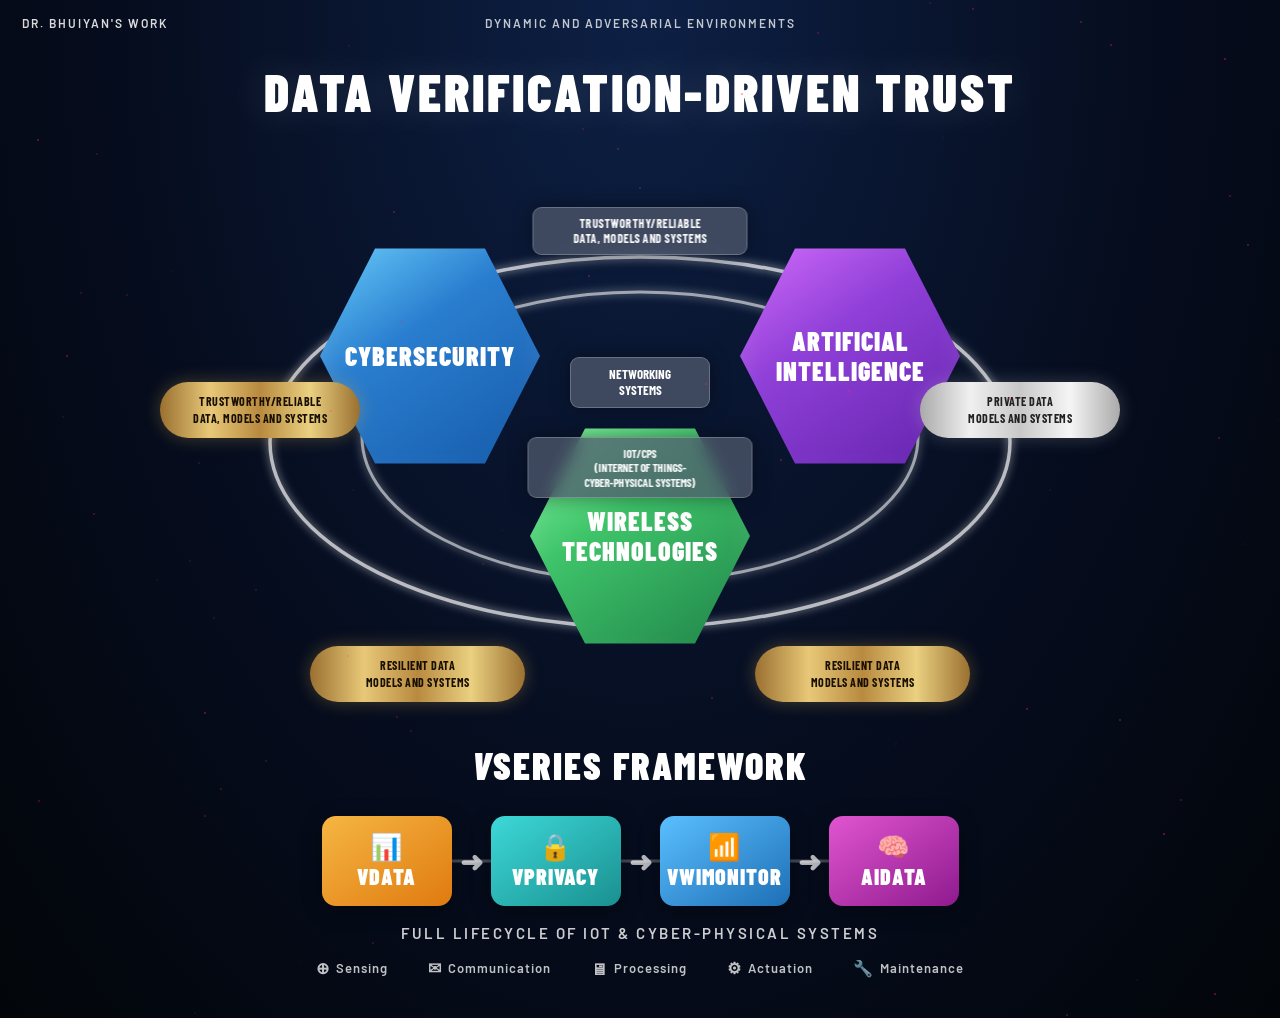
<file: preview_fixed.html>
<!DOCTYPE html>
<html lang="en">
<head>
  <meta charset="UTF-8" />
  <meta name="viewport" content="width=device-width, initial-scale=1.0"/>
  <title>Data Verification Driven Trust</title>
  <link href="https://fonts.googleapis.com/css2?family=Barlow+Condensed:wght@700;900&family=Barlow:wght@400;600;700&display=swap" rel="stylesheet">

  <style>
    *{ margin:0; padding:0; box-sizing:border-box; }

    body{
      background: radial-gradient(ellipse at 50% 0%, #0d2045 0%, #060d1f 55%, #020509 100%);
      min-height:100vh;
      overflow-x:hidden;
      color:white;
      font-family:'Barlow Condensed', Arial, sans-serif;
    }

    .container{
      width:100%;
      min-height:100vh;
      position:relative;
      padding:18px 20px 40px;
    }

    /* TOP LABELS */
    .top-left{
      position:absolute;
      top:16px; left:22px;
      font-size:12px;
      letter-spacing:2px;
      opacity:.85;
      font-family:'Barlow',sans-serif;
      font-weight:600;
      text-transform:uppercase;
    }
    .top-center{
      position:absolute;
      top:16px; left:50%;
      transform:translateX(-50%);
      font-size:12px;
      letter-spacing:2px;
      opacity:.75;
      font-family:'Barlow',sans-serif;
      font-weight:600;
      text-transform:uppercase;
      white-space:nowrap;
    }

    /* TITLE */
    .title{
      text-align:center;
      margin-top:42px;
      font-size:52px;
      font-weight:900;
      letter-spacing:3px;
      text-transform:uppercase;
      font-family:'Barlow Condensed',sans-serif;
      text-shadow:0 0 40px rgba(255,255,255,.15);
    }

    /* ===== MAIN DIAGRAM WRAPPER ===== */
    .diagram-section{
      position:relative;
      width:960px;
      height:560px;
      margin:30px auto 0;
    }

    /* SVG layer for loops */
    .diagram-svg{
      position:absolute;
      top:0; left:0;
      width:100%; height:100%;
      pointer-events:none;
    }

    /* HEXAGONS */
    .hex{
      position:absolute;
      width:220px;
      height:248px;
      clip-path: polygon(25% 6.7%, 75% 6.7%, 100% 50%, 75% 93.3%, 25% 93.3%, 0% 50%);
      display:flex;
      align-items:center;
      justify-content:center;
      text-align:center;
      font-size:26px;
      font-weight:900;
      text-transform:uppercase;
      line-height:1.15;
      letter-spacing:1px;
    }

    /* Blue hex - top left */
    .hex-blue{
      background:linear-gradient(145deg,#6ed4ff 0%,#2a7ecf 40%,#1558a8 100%);
      left:160px; top:80px;
      box-shadow:0 0 50px rgba(70,180,255,.35), inset 0 0 30px rgba(255,255,255,.1);
    }
    /* Purple hex - top right */
    .hex-purple{
      background:linear-gradient(145deg,#d96fff 0%,#9040d8 40%,#6022aa 100%);
      right:160px; top:80px;
      box-shadow:0 0 50px rgba(180,80,255,.35), inset 0 0 30px rgba(255,255,255,.1);
    }
    /* Green hex - bottom center */
    .hex-green{
      background:linear-gradient(145deg,#8fffab 0%,#3fc46a 40%,#1e8047 100%);
      left:50%; transform:translateX(-50%);
      top:260px;
      box-shadow:0 0 50px rgba(80,220,120,.35), inset 0 0 30px rgba(255,255,255,.1);
    }

    /* CENTER BOXES */
    .cbox{
      position:absolute;
      background:rgba(80,90,110,.75);
      backdrop-filter:blur(8px);
      border:1px solid rgba(255,255,255,.22);
      border-radius:9px;
      text-align:center;
      font-weight:700;
      font-family:'Barlow Condensed',sans-serif;
      text-transform:uppercase;
      box-shadow:0 0 20px rgba(0,0,0,.4);
      padding:8px 14px;
      line-height:1.25;
    }
    /* Trustworthy top center */
    .cbox-top{
      top:55px; left:50%; transform:translateX(-50%);
      width:215px; font-size:12px; letter-spacing:.5px;
    }
    /* Networking systems */
    .cbox-net{
      top:205px; left:50%; transform:translateX(-50%);
      width:140px; font-size:13px;
    }
    /* IoT/CPS */
    .cbox-iot{
      top:285px; left:50%; transform:translateX(-50%);
      width:225px; font-size:11.5px;
    }

    /* SIDE PILL LABELS */
    .pill{
      position:absolute;
      padding:11px 22px;
      border-radius:50px;
      font-size:12px;
      font-weight:700;
      text-transform:uppercase;
      text-align:center;
      line-height:1.4;
      letter-spacing:.5px;
      font-family:'Barlow Condensed',sans-serif;
    }
    .pill-gold{
      background:linear-gradient(90deg,#9a7030,#e8c878,#b88a40,#ead080,#9a7030);
      color:#1a1000;
      box-shadow:0 0 18px rgba(220,180,80,.3);
    }
    .pill-silver{
      background:linear-gradient(90deg,#aaaaaa,#f0f0f0,#c8c8c8,#f5f5f5,#aaaaaa);
      color:#222;
      box-shadow:0 0 18px rgba(200,200,200,.25);
    }

    /* left gold pill */
    .pill-left{
      left:0px; top:230px; width:200px;
    }
    /* right silver pill */
    .pill-right{
      right:0px; top:230px; width:200px;
    }
    /* bottom-left gold pill */
    .pill-bl{
      left:150px; bottom:10px; width:215px;
    }
    /* bottom-right gold pill */
    .pill-br{
      right:150px; bottom:10px; width:215px;
    }

    /* ===== VSERIES FRAMEWORK ===== */
    .framework-section{
      margin-top:30px;
      text-align:center;
    }
    .framework-title{
      font-size:38px;
      font-weight:900;
      letter-spacing:2px;
      text-transform:uppercase;
      font-family:'Barlow Condensed',sans-serif;
    }
    .framework-title span{
      font-style:italic;
    }

    .framework-row{
      display:flex;
      align-items:center;
      justify-content:center;
      gap:0;
      margin-top:28px;
      position:relative;
    }

    /* connector line behind boxes */
    .framework-row::before{
      content:'';
      position:absolute;
      height:3px;
      background:rgba(255,255,255,.25);
      width:560px;
      top:50%; transform:translateY(-50%);
      z-index:0;
    }

    .fbox{
      width:130px; height:90px;
      border-radius:14px;
      display:flex;
      flex-direction:column;
      align-items:center;
      justify-content:center;
      font-size:22px;
      font-weight:900;
      letter-spacing:1px;
      text-transform:uppercase;
      font-family:'Barlow Condensed',sans-serif;
      position:relative;
      z-index:1;
      box-shadow:0 4px 20px rgba(0,0,0,.35);
    }
    .fbox-icon{
      font-size:26px;
      margin-bottom:4px;
      line-height:1;
    }

    .arrow{
      font-size:28px;
      color:rgba(255,255,255,.7);
      padding:0 8px;
      z-index:1;
      font-weight:900;
    }

    .fb-orange{ background:linear-gradient(145deg,#f5b642,#e07a10); }
    .fb-teal{   background:linear-gradient(145deg,#3dd8d8,#1a9090); }
    .fb-blue{   background:linear-gradient(145deg,#5abfff,#1e6fb5); }
    .fb-pink{   background:linear-gradient(145deg,#e055d0,#8e1a8e); }

    .lifecycle-text{
      margin-top:18px;
      font-size:15px;
      letter-spacing:2.5px;
      text-transform:uppercase;
      opacity:.8;
      font-family:'Barlow',sans-serif;
      font-weight:600;
    }

    .footer-icons{
      display:flex;
      justify-content:center;
      gap:40px;
      margin-top:16px;
      opacity:.75;
      flex-wrap:wrap;
    }
    .footer-icons div{
      font-size:13px;
      font-family:'Barlow',sans-serif;
      font-weight:600;
      letter-spacing:1px;
      display:flex;
      align-items:center;
      gap:6px;
    }
    .footer-icons .fi-icon{
      font-size:16px;
    }

    /* PARTICLES */
    .particle{
      position:absolute;
      width:2px; height:2px;
      background:#ff2266;
      border-radius:50%;
      animation:blink 2s infinite alternate;
      pointer-events:none;
    }
    @keyframes blink{
      from{ opacity:.15; transform:scale(1); }
      to{   opacity:.9;  transform:scale(2); }
    }

    /* RESPONSIVE */
    @media(max-width:1050px){
      .diagram-section{ transform:scale(.72); transform-origin:top center; margin-bottom:-160px; }
      .title{ font-size:38px; }
    }
    @media(max-width:680px){
      .diagram-section{ transform:scale(.46); transform-origin:top center; margin-bottom:-300px; }
      .title{ font-size:24px; letter-spacing:1px; }
      .framework-row{ transform:scale(.7); transform-origin:top center; margin-bottom:-30px; }
      .framework-title{ font-size:28px; }
    }
  </style>
</head>
<body>

<div class="container">

  <div class="top-left">DR. BHUIYAN'S WORK</div>
  <div class="top-center">DYNAMIC AND ADVERSARIAL ENVIRONMENTS</div>

  <h1 class="title">DATA VERIFICATION-DRIVEN TRUST</h1>

  <!-- ===== MAIN DIAGRAM ===== -->
  <div class="diagram-section">

    <!-- SVG for oval loops -->
    <svg class="diagram-svg" viewBox="0 0 960 560" xmlns="http://www.w3.org/2000/svg">
      <!-- Outer ellipse -->
      <ellipse cx="480" cy="290" rx="370" ry="185"
        fill="none" stroke="rgba(255,255,255,.65)" stroke-width="3.5"
        filter="url(#glow)"/>
      <!-- Inner ellipse -->
      <ellipse cx="480" cy="285" rx="278" ry="145"
        fill="none" stroke="rgba(255,255,255,.55)" stroke-width="3"
        filter="url(#glow)"/>
      <defs>
        <filter id="glow" x="-20%" y="-20%" width="140%" height="140%">
          <feGaussianBlur stdDeviation="4" result="blur"/>
          <feMerge><feMergeNode in="blur"/><feMergeNode in="SourceGraphic"/></feMerge>
        </filter>
      </defs>
    </svg>

    <!-- Hexagons -->
    <div class="hex hex-blue">CYBERSECURITY</div>
    <div class="hex hex-purple">ARTIFICIAL<br>INTELLIGENCE</div>
    <div class="hex hex-green">WIRELESS<br>TECHNOLOGIES</div>

    <!-- Center labels -->
    <div class="cbox cbox-top">TRUSTWORTHY/RELIABLE<br>DATA, MODELS AND SYSTEMS</div>
    <div class="cbox cbox-net">NETWORKING<br>SYSTEMS</div>
    <div class="cbox cbox-iot">IOT/CPS<br>(INTERNET OF THINGS-<br>CYBER-PHYSICAL SYSTEMS)</div>

    <!-- Side pills -->
    <div class="pill pill-gold pill-left">TRUSTWORTHY/RELIABLE<br>DATA, MODELS AND SYSTEMS</div>
    <div class="pill pill-silver pill-right">PRIVATE DATA<br>MODELS AND SYSTEMS</div>
    <div class="pill pill-gold pill-bl">RESILIENT DATA<br>MODELS AND SYSTEMS</div>
    <div class="pill pill-gold pill-br">RESILIENT DATA<br>MODELS AND SYSTEMS</div>

  </div>

  <!-- ===== VSERIES FRAMEWORK ===== -->
  <div class="framework-section">
    <div class="framework-title"><span>v</span>Series FRAMEWORK</div>

    <div class="framework-row">
      <div class="fbox fb-orange">
        <div class="fbox-icon">📊</div>
        vDATA
      </div>
      <div class="arrow">➜</div>
      <div class="fbox fb-teal">
        <div class="fbox-icon">🔒</div>
        vPRIVACY
      </div>
      <div class="arrow">➜</div>
      <div class="fbox fb-blue">
        <div class="fbox-icon">📶</div>
        vWiMONITOR
      </div>
      <div class="arrow">➜</div>
      <div class="fbox fb-pink">
        <div class="fbox-icon">🧠</div>
        AIData
      </div>
    </div>

    <div class="lifecycle-text">FULL LIFECYCLE OF IOT &amp; CYBER-PHYSICAL SYSTEMS</div>

    <div class="footer-icons">
      <div><span class="fi-icon">⊕</span> Sensing</div>
      <div><span class="fi-icon">✉</span> Communication</div>
      <div><span class="fi-icon">🖥</span> Processing</div>
      <div><span class="fi-icon">⚙</span> Actuation</div>
      <div><span class="fi-icon">🔧</span> Maintenance</div>
    </div>
  </div>

</div>

<script>
  const container = document.querySelector('.container');
  for(let i=0;i<90;i++){
    const p = document.createElement('div');
    p.classList.add('particle');
    p.style.left = Math.random()*100+'%';
    p.style.top  = Math.random()*100+'%';
    p.style.animationDuration = (Math.random()*3+1)+'s';
    p.style.animationDelay   = (Math.random()*2)+'s';
    p.style.opacity = Math.random()*.5;
    container.appendChild(p);
  }
</script>

</body>
</html>
</file>
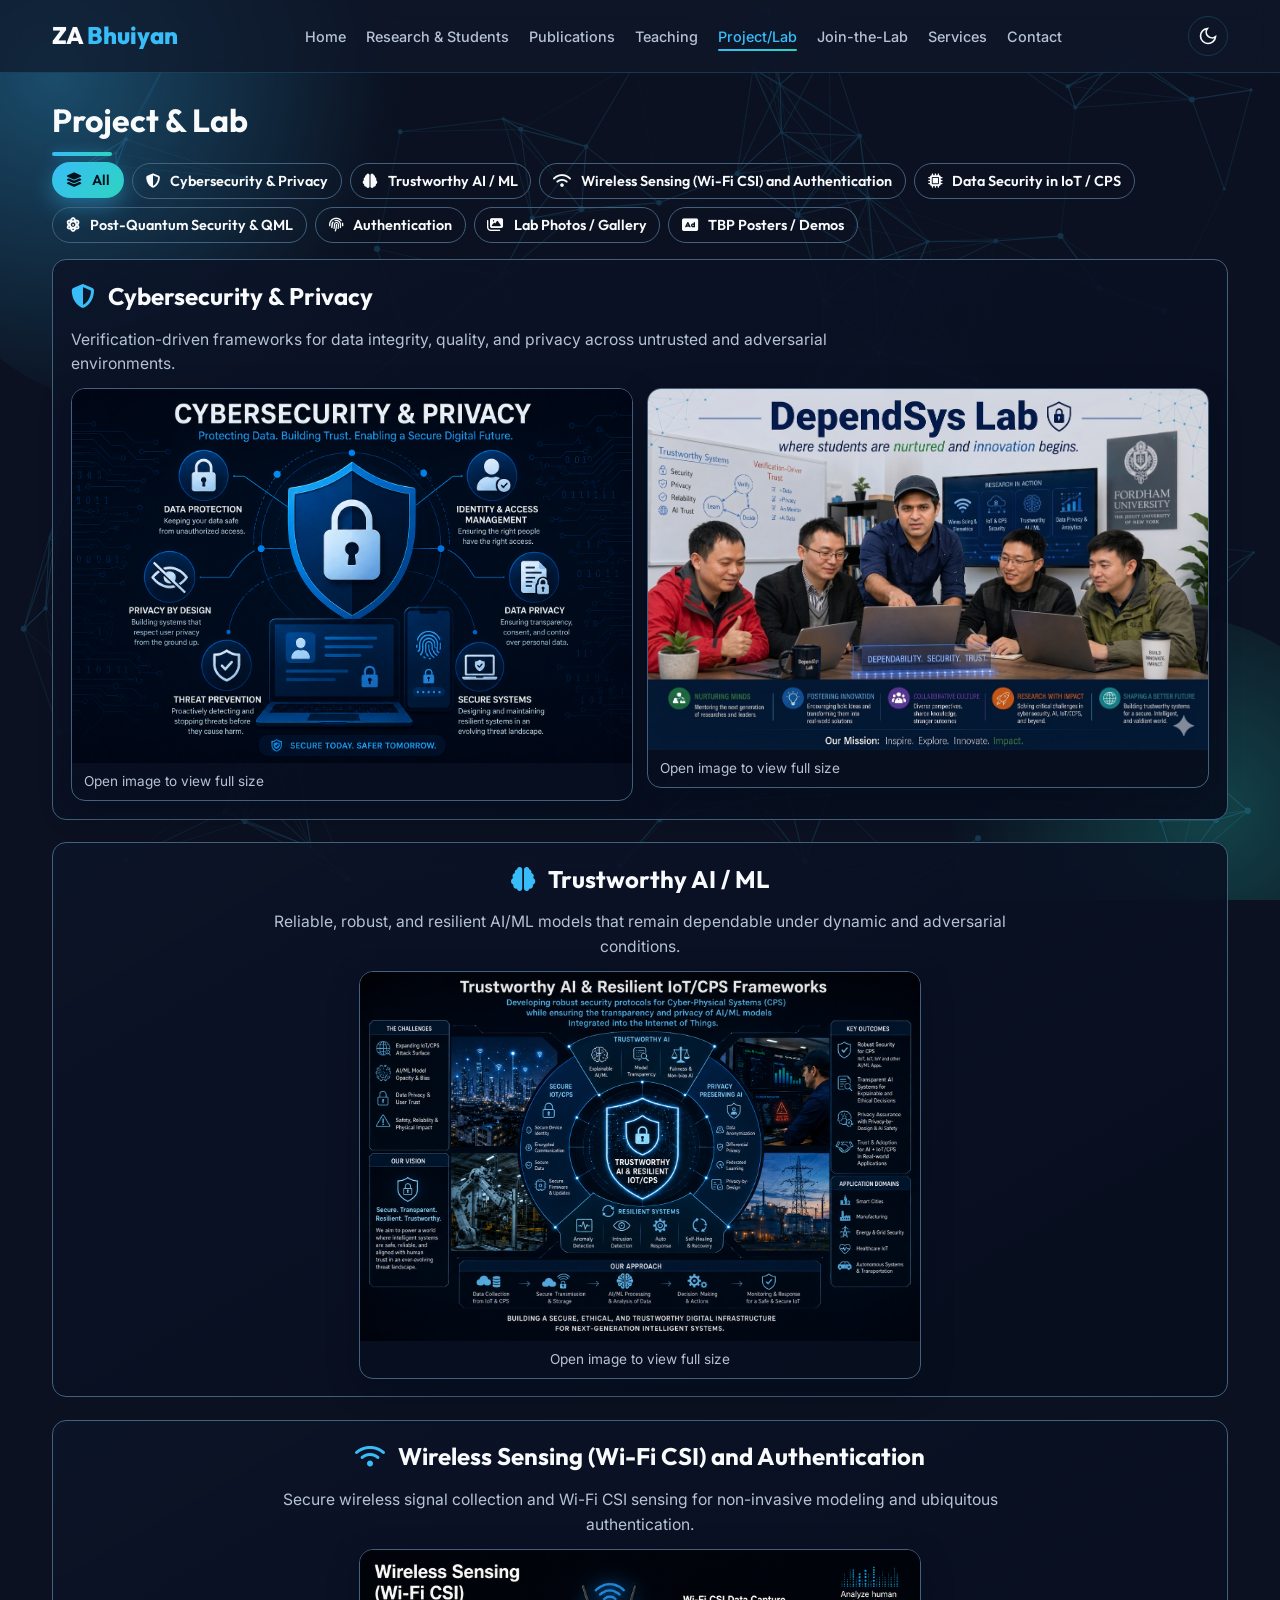
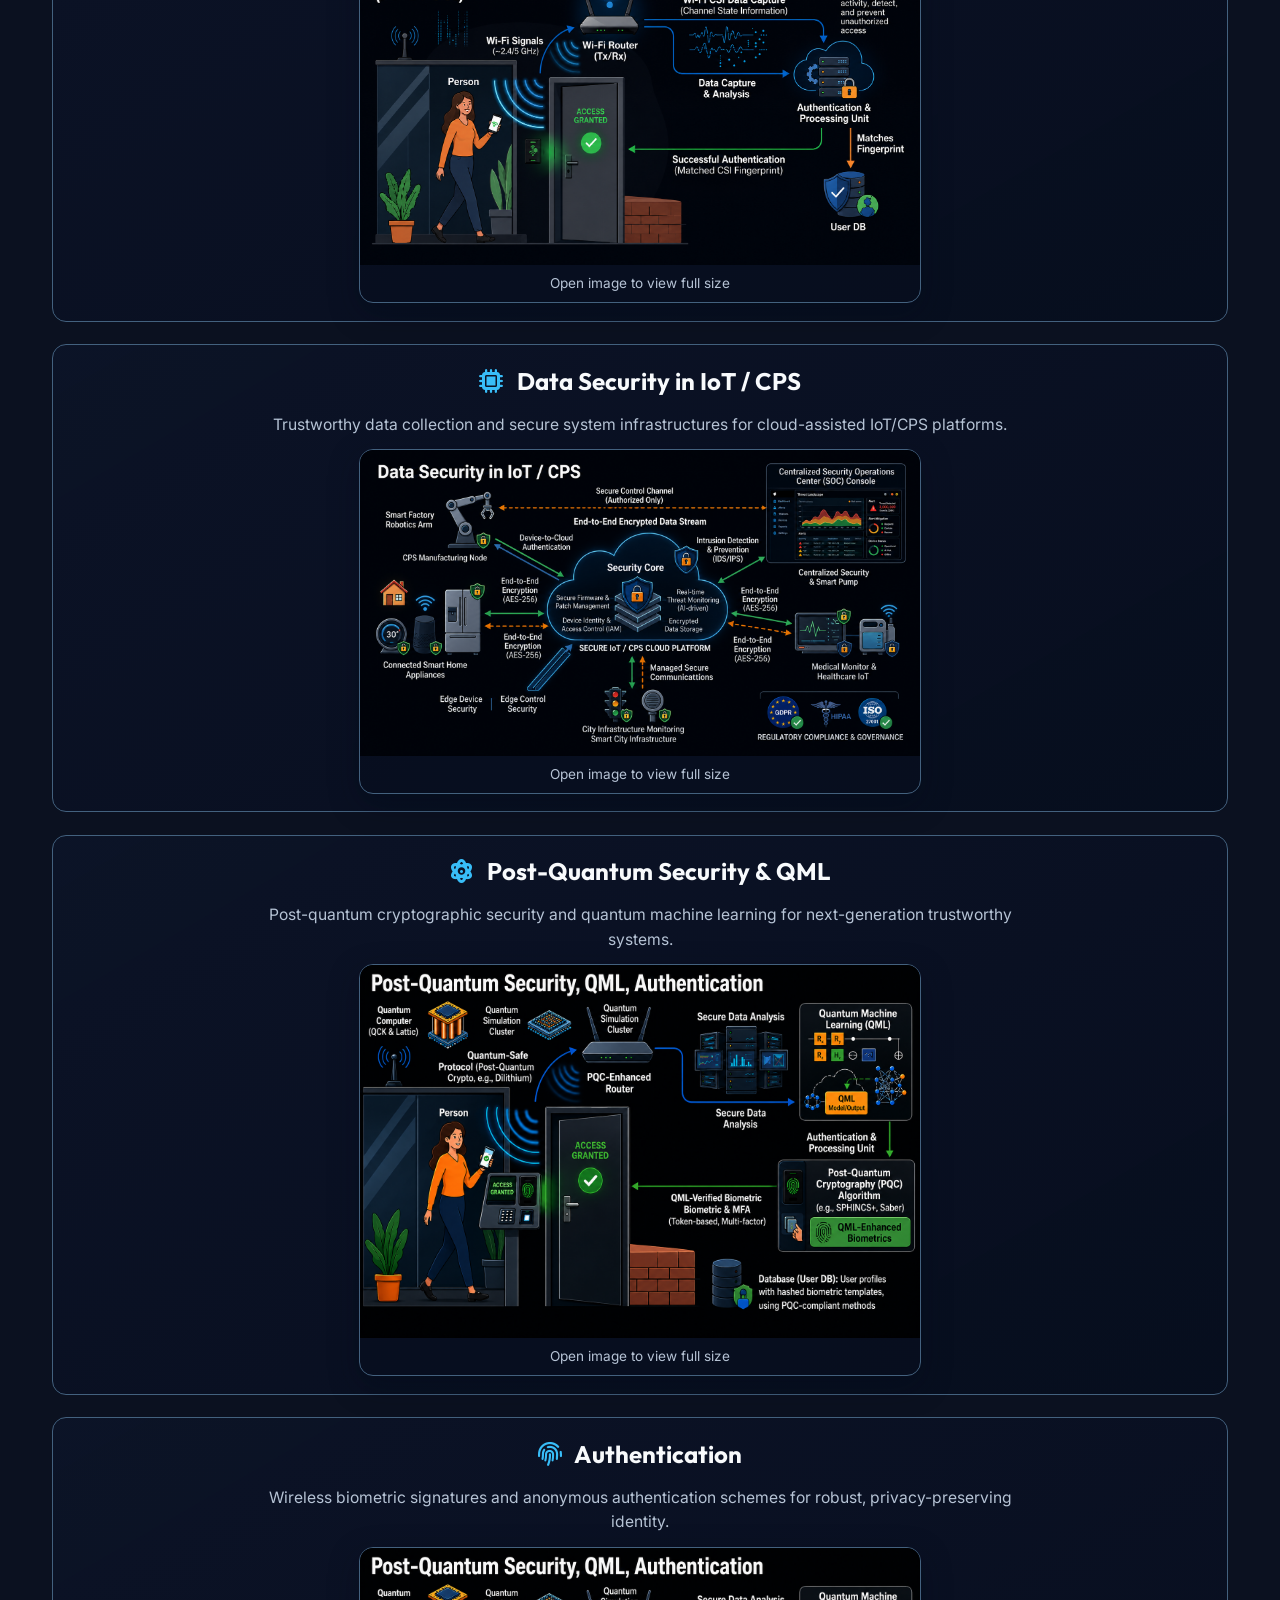
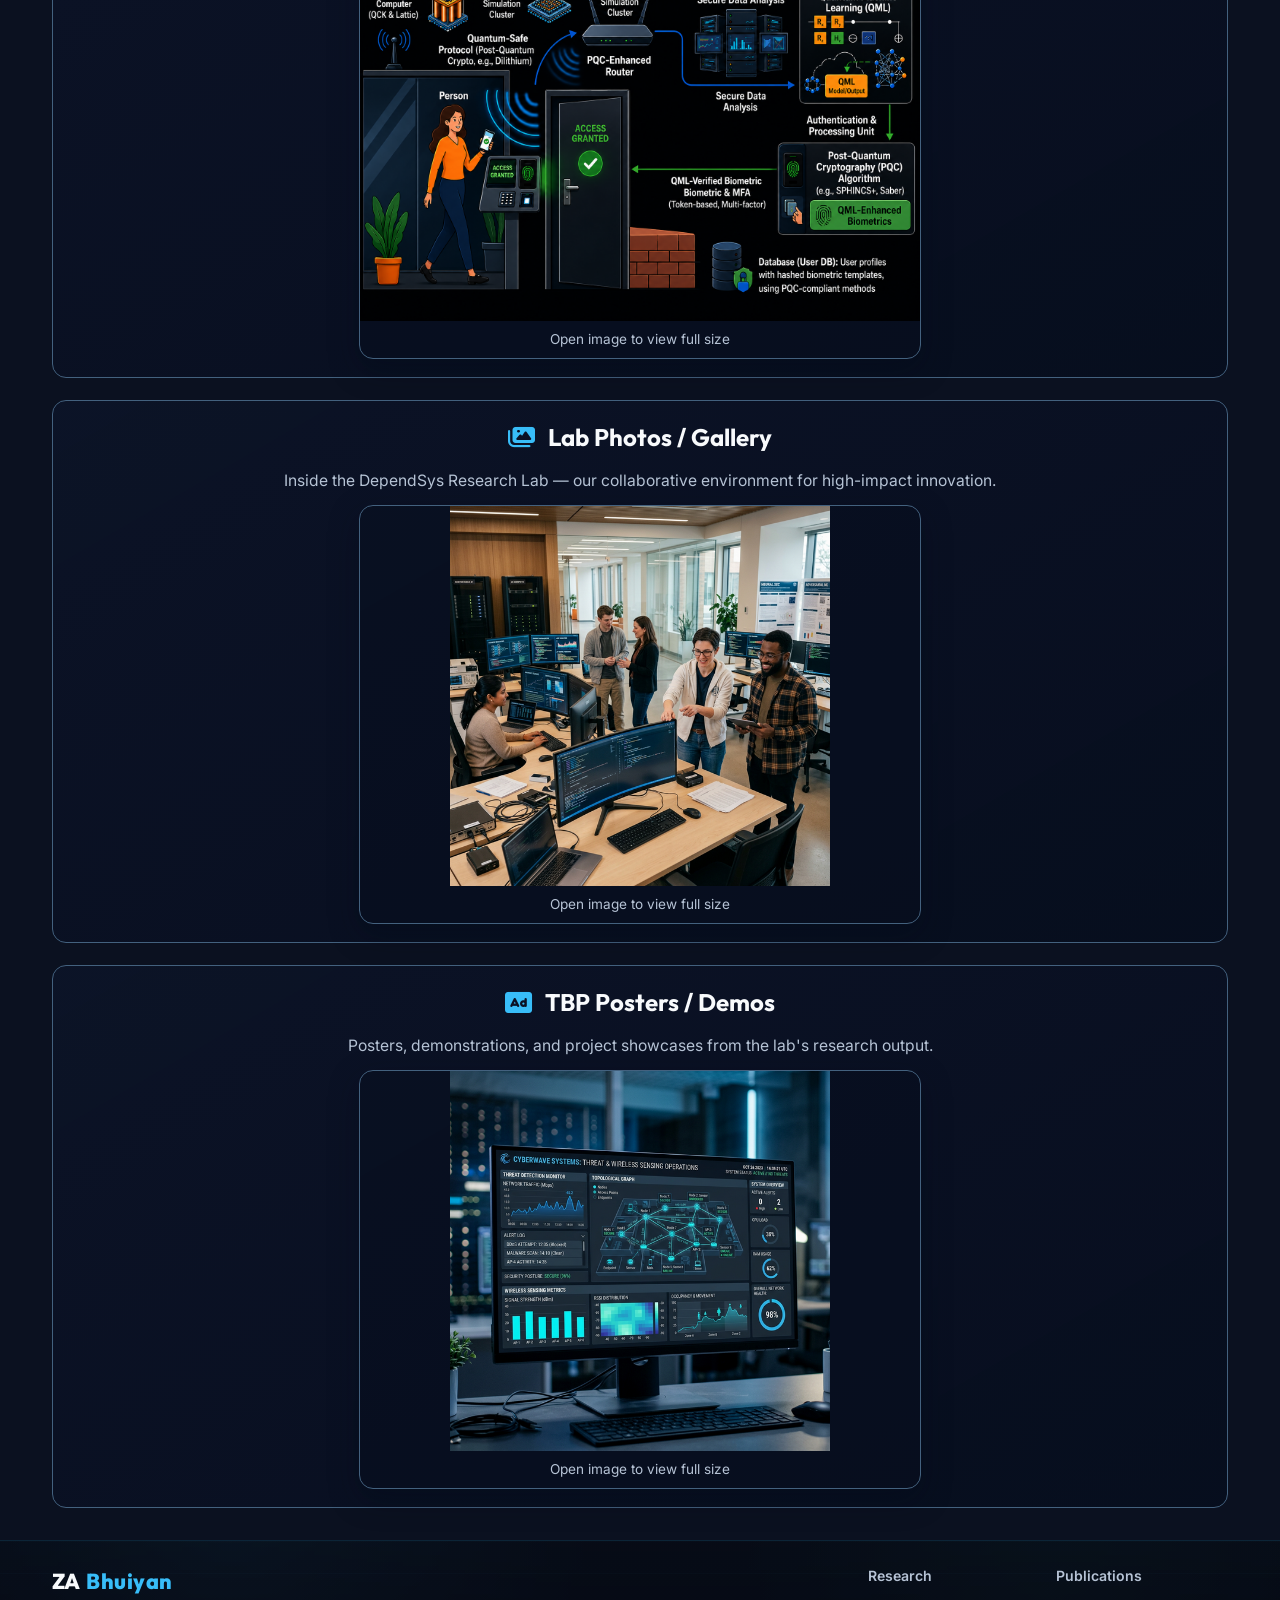
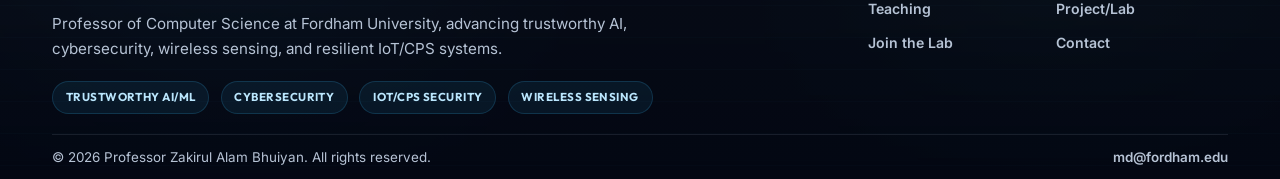
<file: projects.html>
<!DOCTYPE html>
<html lang="en">

<head>
    <meta charset="UTF-8">
    <meta name="viewport" content="width=device-width, initial-scale=1.0">
    <title>Project & Lab | Zakirul Alam Bhuiyan</title>
    <meta name="description"
        content="Academic website of Professor Zakirul Alam Bhuiyan. Computer Science — Cybersecurity, Trustworthy AI/ML, Wireless Sensing, and Secure Systems.">
    <link rel="preconnect" href="https://fonts.googleapis.com">
    <link rel="preconnect" href="https://fonts.gstatic.com" crossorigin>
    <link
        href="https://fonts.googleapis.com/css2?family=Inter:wght@300;400;500;600&family=Outfit:wght@400;600;700;800&display=swap"
        rel="stylesheet">
    <link rel="stylesheet"
        href="https://cdnjs.cloudflare.com/ajax/libs/font-awesome/6.5.2/css/all.min.css">
    <link rel="stylesheet" href="css/style.css">
    <link rel="stylesheet" href="css/revision.css">
    <script>(function(){try{if(localStorage.getItem('theme')==='light'){document.documentElement.setAttribute('data-theme','light');}}catch(e){}})();</script>
</head>

<body>
    <!-- Abstract Canvas Background (Neural/Wireless design) -->
    <canvas id="bg-canvas"></canvas>

    <!-- Navigation -->
    <nav id="navbar">
        <div class="nav-container">
            <a href="index.html" class="logo">ZA <span>Bhuiyan</span></a>
            <ul class="nav-links">
                <li><a href="index.html" >Home</a></li>
                <li><a href="research.html">Research & Students</a></li>
                <li><a href="publications.html">Publications</a></li>
                <li><a href="teaching.html">Teaching</a></li>
                <li><a href="projects.html">Project/Lab</a></li>
                <li><a href="join-lab.html">Join-the-Lab</a></li>
                <li><a href="services.html">Services</a></li>
                <li><a href="contact.html">Contact</a></li>
            </ul>
            <div class="nav-controls">
                <button class="theme-toggle" aria-label="Toggle Theme">
                    <svg class="sun-icon" viewBox="0 0 24 24" fill="none" stroke="currentColor" stroke-width="2"><circle cx="12" cy="12" r="5"/><path d="M12 1v2M12 21v2M4.22 4.22l1.42 1.42M18.36 18.36l1.42 1.42M1 12h2M21 12h2M4.22 19.78l1.42-1.42M18.36 5.64l1.42-1.42"/></svg>
                    <svg class="moon-icon" viewBox="0 0 24 24" fill="none" stroke="currentColor" stroke-width="2"><path d="M21 12.79A9 9 0 1 1 11.21 3 7 7 0 0 0 21 12.79z"/></svg>
                </button>
                <button class="mobile-menu-btn" aria-label="Toggle Menu">
                    <span class="bar"></span>
                    <span class="bar"></span>
                    <span class="bar"></span>
                </button>
            </div>
        </div>
    </nav>

    <!-- Hero Section -->
    <section id="projects" class="projects">
        <div class="container">
            <h2 class="section-title">Project & Lab</h2>
            <!-- In-page project navigation (mirrors the research/services switcher) -->
            <div class="topic-tabs research-topic-tabs project-tabs slide-up" aria-label="Project categories">
                <button class="research-tab-btn active" data-target="all"><i class="fa-solid fa-layer-group"></i> All</button>
                <button class="research-tab-btn" data-target="cyber"><i class="fa-solid fa-shield-halved"></i> Cybersecurity &amp; Privacy</button>
                <button class="research-tab-btn" data-target="ai"><i class="fa-solid fa-brain"></i> Trustworthy AI / ML</button>
                <button class="research-tab-btn" data-target="wireless"><i class="fa-solid fa-wifi"></i> Wireless Sensing (Wi-Fi CSI) and Authentication</button>
                <button class="research-tab-btn" data-target="iot"><i class="fa-solid fa-microchip"></i> Data Security in IoT / CPS</button>
                <button class="research-tab-btn" data-target="pqc"><i class="fa-solid fa-atom"></i> Post-Quantum Security &amp; QML</button>
                <button class="research-tab-btn" data-target="auth"><i class="fa-solid fa-fingerprint"></i> Authentication</button>
                <button class="research-tab-btn" data-target="gallery"><i class="fa-solid fa-images"></i> Lab Photos / Gallery</button>
                <button class="research-tab-btn" data-target="posters"><i class="fa-solid fa-rectangle-ad"></i> TBP Posters / Demos</button>
            </div>

            <div class="research-switcher project-switcher">
                <article class="research-filter-item project-panel is-visible-panel" data-section="cyber">
                    <h3><i class="fa-solid fa-shield-halved"></i> Cybersecurity &amp; Privacy</h3>
                    <p class="project-panel-note">Verification-driven frameworks for data integrity, quality, and privacy across untrusted and adversarial environments.</p>
                    <div class="project-gallery">
                        <figure class="project-shot">
                            <img class="theme-img theme-dark" src="assets/Cybersecurity%20%26%20Privacy%20for%20dark%20theme.png" alt="Cybersecurity & Privacy — research overview" loading="lazy">
                            <img class="theme-img theme-light" src="assets/Cybersecurity%20%26%20Privacy%20for%20white%20theme.png" alt="Cybersecurity & Privacy — research overview" loading="lazy">
                        </figure>
                        <figure class="project-shot">
                            <img src="assets/Cybersecurity%20%26%20Privacy%20second%20image.png" alt="Cybersecurity & Privacy — additional view" loading="lazy">
                        </figure>
                    </div>
                </article>

                <article class="research-filter-item project-panel is-visible-panel" data-section="ai">
                    <h3><i class="fa-solid fa-brain"></i> Trustworthy AI / ML</h3>
                    <p class="project-panel-note">Reliable, robust, and resilient AI/ML models that remain dependable under dynamic and adversarial conditions.</p>
                    <div class="project-gallery">
                        <figure class="project-shot">
                            <img class="theme-img theme-dark" src="assets/Trustworthy%20AI%20%20ML%20for%20dark%20theme.png" alt="Trustworthy AI / ML — research overview" loading="lazy">
                            <img class="theme-img theme-light" src="assets/Trustworthy%20AI%20%20ML%20for%20white%20theme.png" alt="Trustworthy AI / ML — research overview" loading="lazy">
                        </figure>
                    </div>
                </article>

                <article class="research-filter-item project-panel is-visible-panel" data-section="wireless">
                    <h3><i class="fa-solid fa-wifi"></i> Wireless Sensing (Wi-Fi CSI) and Authentication</h3>
                    <p class="project-panel-note">Secure wireless signal collection and Wi-Fi CSI sensing for non-invasive modeling and ubiquitous authentication.</p>
                    <div class="project-gallery">
                        <figure class="project-shot">
                            <img class="theme-img theme-dark" src="assets/Wireless%20Sensing%20(Wi-Fi%20CSI)%20and%20authentication%20for%20dark%20theme.png" alt="Wireless Sensing (Wi-Fi CSI) and Authentication — research overview" loading="lazy">
                            <img class="theme-img theme-light" src="assets/Wireless%20Sensing%20(Wi-Fi%20CSI)%20and%20authentication%20for%20whtie%20theme.png" alt="Wireless Sensing (Wi-Fi CSI) and Authentication — research overview" loading="lazy">
                        </figure>
                    </div>
                </article>

                <article class="research-filter-item project-panel is-visible-panel" data-section="iot">
                    <h3><i class="fa-solid fa-microchip"></i> Data Security in IoT / CPS</h3>
                    <p class="project-panel-note">Trustworthy data collection and secure system infrastructures for cloud-assisted IoT/CPS platforms.</p>
                    <div class="project-gallery">
                        <figure class="project-shot">
                            <img class="theme-img theme-dark" src="assets/Data%20Security%20in%20IoT%20%20CPS%20%20for%20dark%20theme.png" alt="Data Security in IoT / CPS — research overview" loading="lazy">
                            <img class="theme-img theme-light" src="assets/Data%20Security%20in%20IoT%20%20CPS%20for%20whtie%20theme.png" alt="Data Security in IoT / CPS — research overview" loading="lazy">
                        </figure>
                    </div>
                </article>

                <article class="research-filter-item project-panel is-visible-panel" data-section="pqc">
                    <h3><i class="fa-solid fa-atom"></i> Post-Quantum Security &amp; QML</h3>
                    <p class="project-panel-note">Post-quantum cryptographic security and quantum machine learning for next-generation trustworthy systems.</p>
                    <div class="project-gallery">
                        <figure class="project-shot">
                            <img class="theme-img theme-dark" src="assets/Post-Quantum%20Security%20%26%20QML%2C%20Authentication%20for%20dark%20theme.png" alt="Post-Quantum Security & QML — research overview" loading="lazy">
                            <img class="theme-img theme-light" src="assets/Post-Quantum%20Security%20%26%20QML%2C%20Authentication%20for%20white%20theme.png" alt="Post-Quantum Security & QML — research overview" loading="lazy">
                        </figure>
                    </div>
                </article>

                <article class="research-filter-item project-panel is-visible-panel" data-section="auth">
                    <h3><i class="fa-solid fa-fingerprint"></i> Authentication</h3>
                    <p class="project-panel-note">Wireless biometric signatures and anonymous authentication schemes for robust, privacy-preserving identity.</p>
                    <div class="project-gallery">
                        <figure class="project-shot">
                            <img class="theme-img theme-dark" src="assets/Post-Quantum%20Security%20%26%20QML%2C%20Authentication%20for%20dark%20theme.png" alt="Authentication — research overview" loading="lazy">
                            <img class="theme-img theme-light" src="assets/Post-Quantum%20Security%20%26%20QML%2C%20Authentication%20for%20white%20theme.png" alt="Authentication — research overview" loading="lazy">
                        </figure>
                    </div>
                </article>

                <article class="research-filter-item project-panel is-visible-panel" data-section="gallery">
                    <h3><i class="fa-solid fa-images"></i> Lab Photos / Gallery</h3>
                    <p class="project-panel-note">Inside the DependSys Research Lab — our collaborative environment for high-impact innovation.</p>
                    <div class="project-gallery">
                        <figure class="project-shot">
                            <img src="lab_photo.png" alt="DependSys Lab photo" loading="lazy">
                        </figure>
                    </div>
                </article>

                <article class="research-filter-item project-panel is-visible-panel" data-section="posters">
                    <h3><i class="fa-solid fa-rectangle-ad"></i> TBP Posters / Demos</h3>
                    <p class="project-panel-note">Posters, demonstrations, and project showcases from the lab's research output.</p>
                    <div class="project-gallery">
                        <figure class="project-shot">
                            <img src="project_demo.png" alt="Project posters and demos" loading="lazy">
                        </figure>
                    </div>
                </article>
            </div>
        </div>
    </section>

    <footer class="site-footer">
        <div class="container footer-content">
            <div class="footer-brand">
                <a href="index.html" class="footer-logo">ZA <span>Bhuiyan</span></a>
                <p>Professor of Computer Science at Fordham University, advancing trustworthy AI, cybersecurity, wireless sensing, and resilient IoT/CPS systems.</p>
            </div>
            <div class="footer-links">
                <a href="research.html">Research</a>
                <a href="publications.html">Publications</a>
                <a href="teaching.html">Teaching</a>
                <a href="projects.html">Project/Lab</a>
                <a href="join-lab.html">Join the Lab</a>
                <a href="contact.html">Contact</a>
            </div>
            <div class="footer-focus">
                <span>Trustworthy AI/ML</span>
                <span>Cybersecurity</span>
                <span>IoT/CPS Security</span>
                <span>Wireless Sensing</span>
            </div>
            <div class="footer-bottom">
                <p>&copy; 2026 Professor Zakirul Alam Bhuiyan. All rights reserved.</p>
                <a href="mailto:md@fordham.edu">md@fordham.edu</a>
            </div>
        </div>
    </footer>
    <script src="js/script.js"></script>
</body>

</html>
</file>
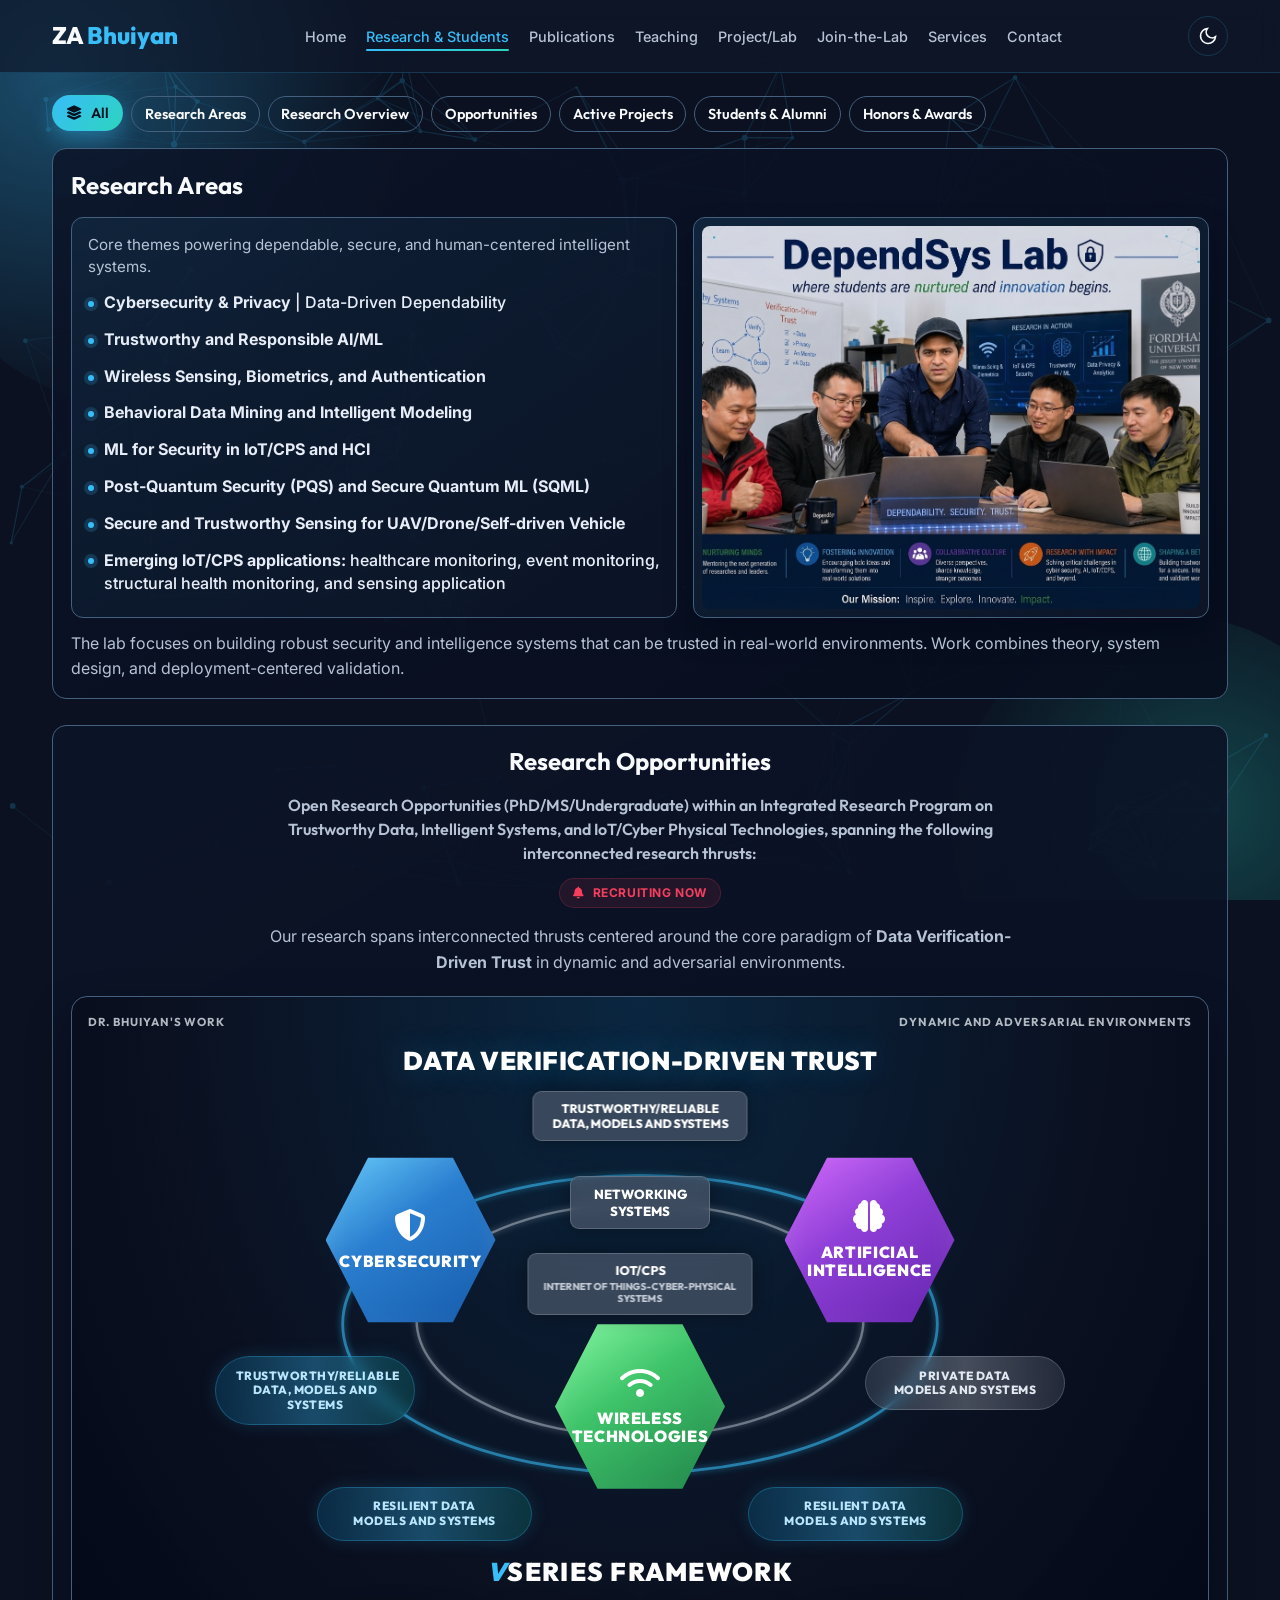
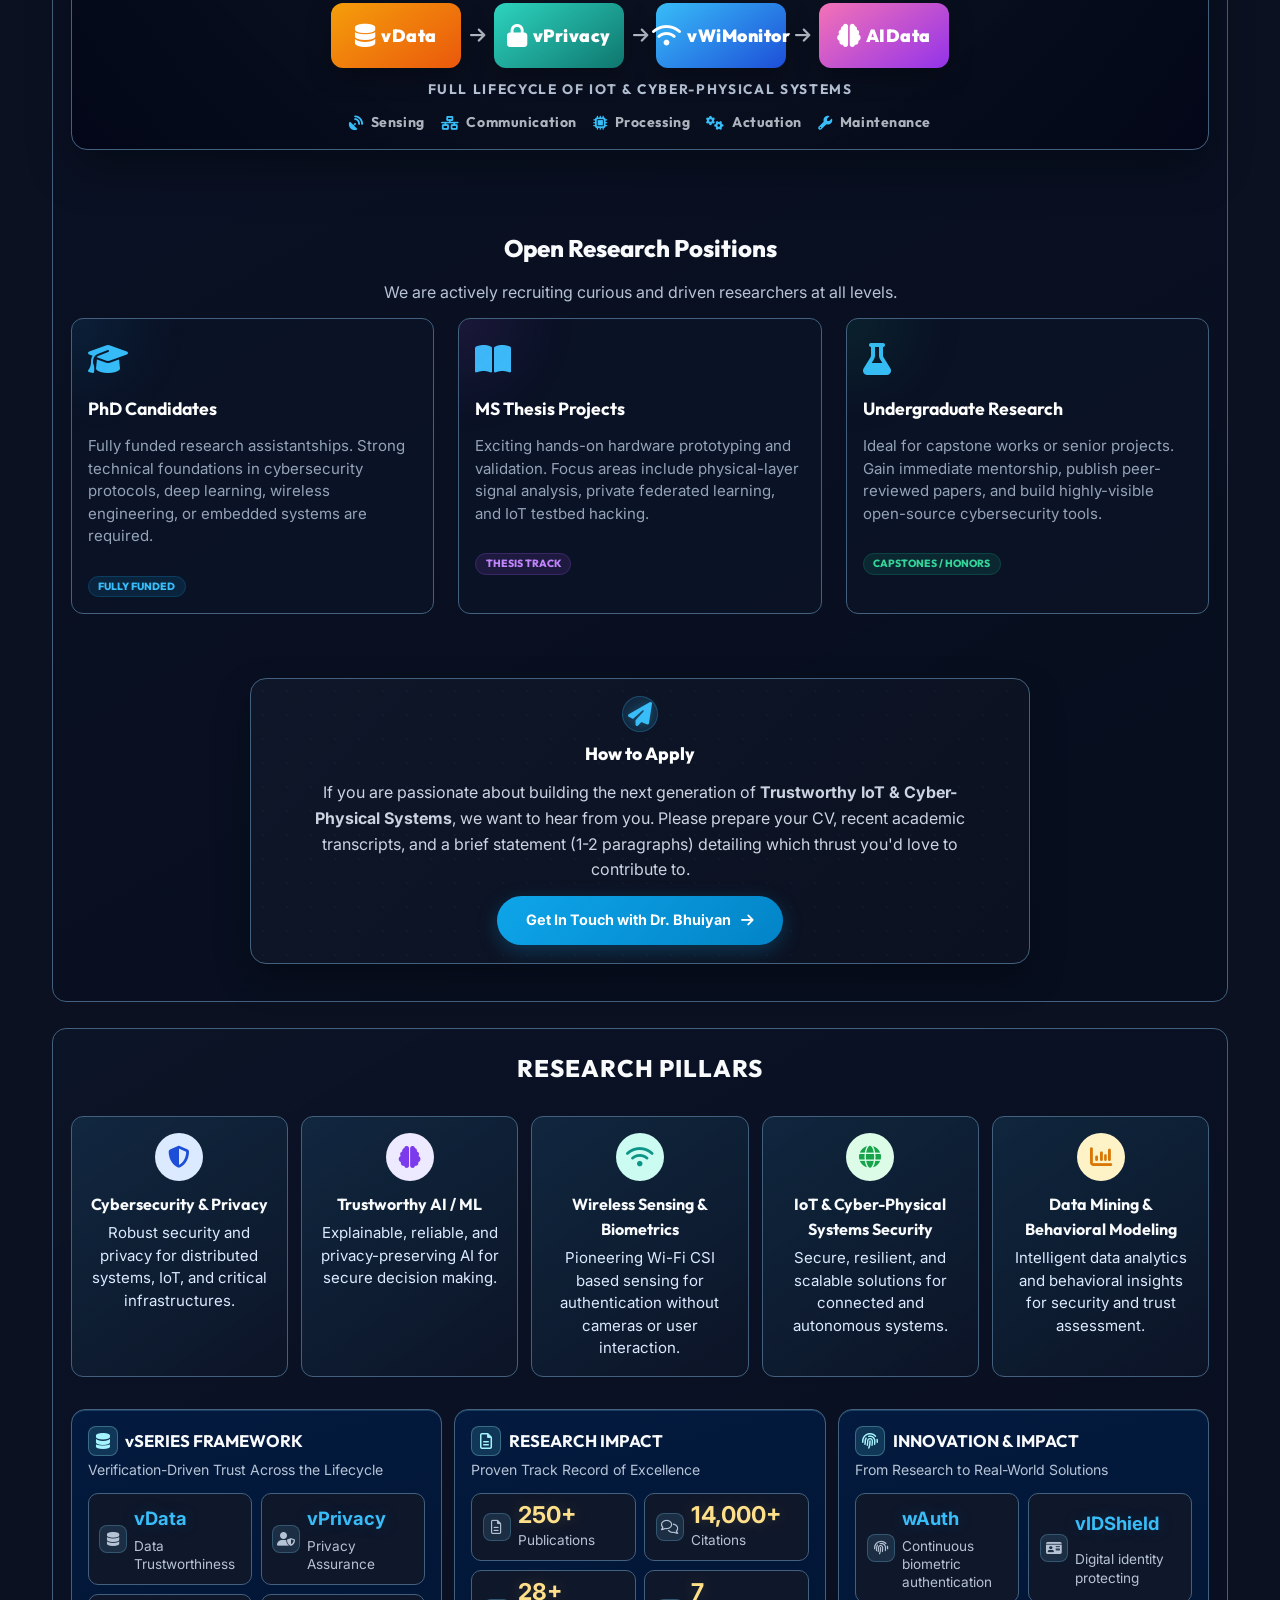
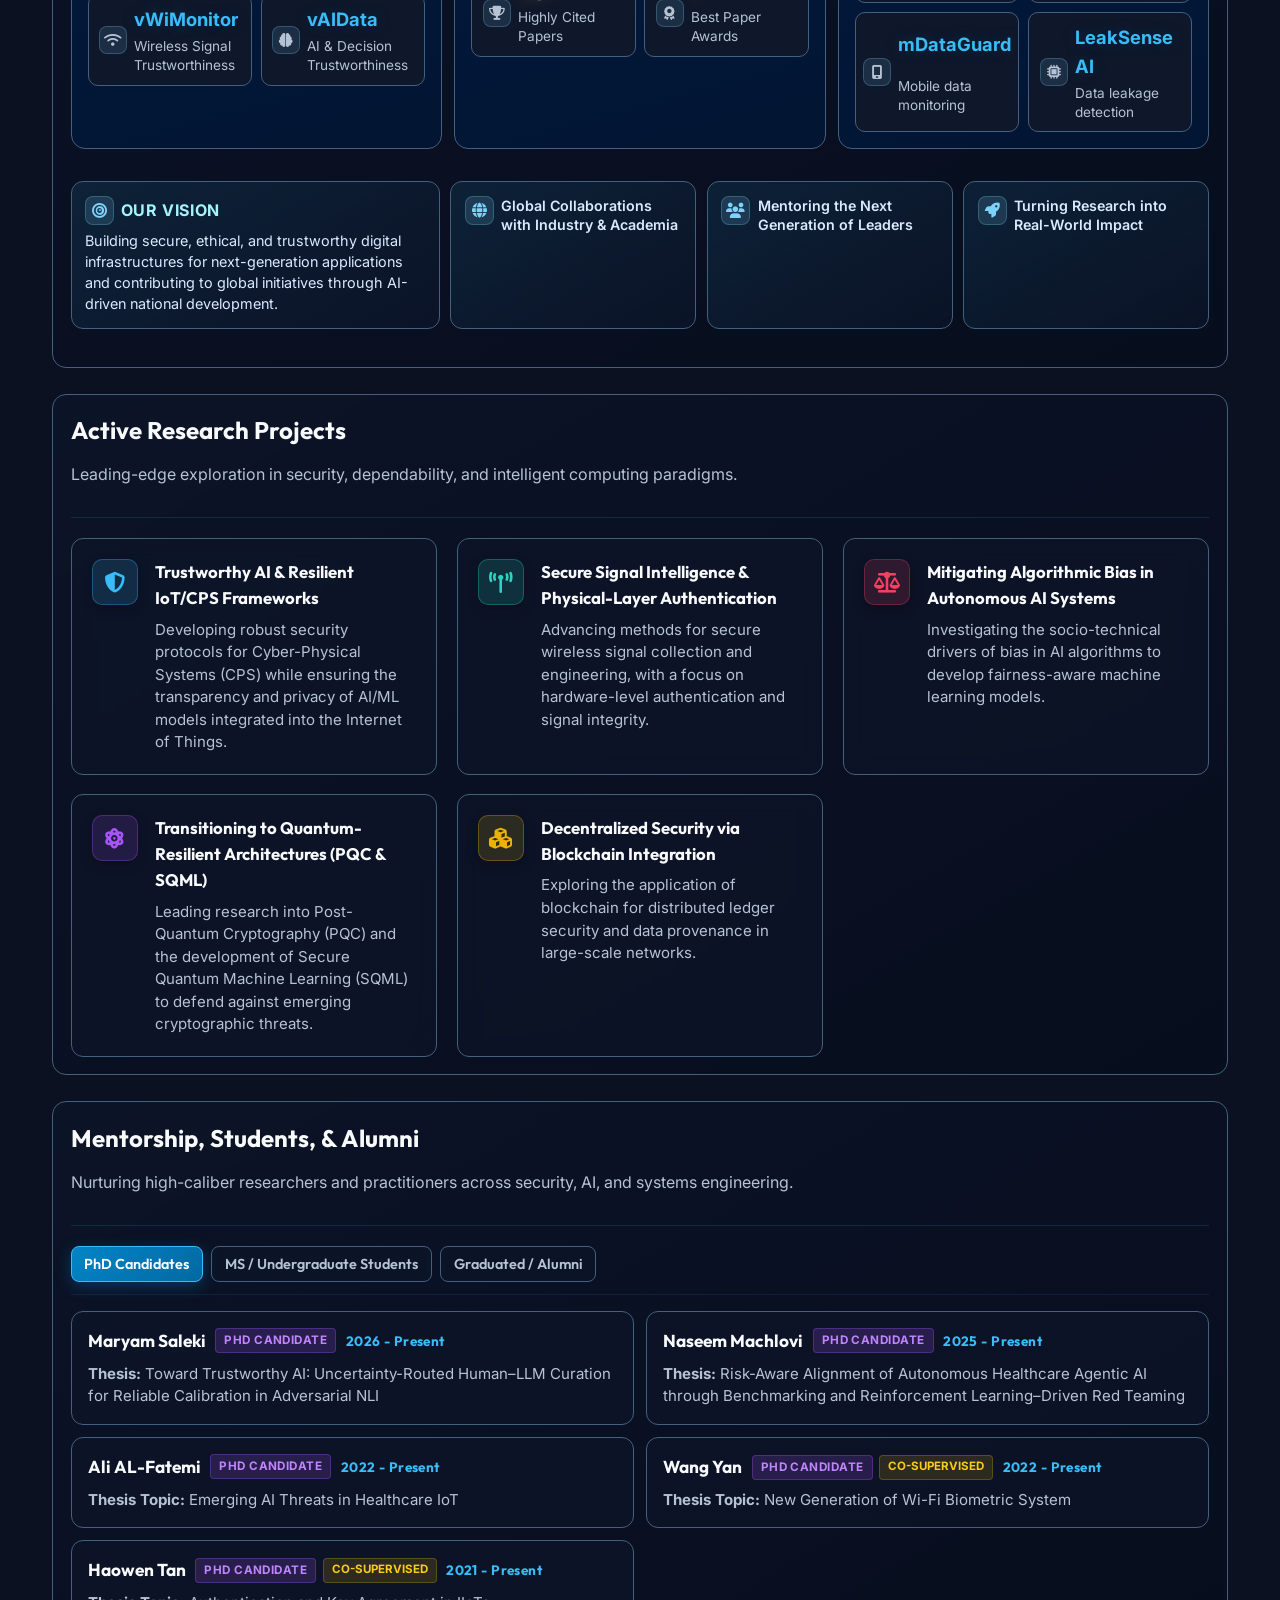
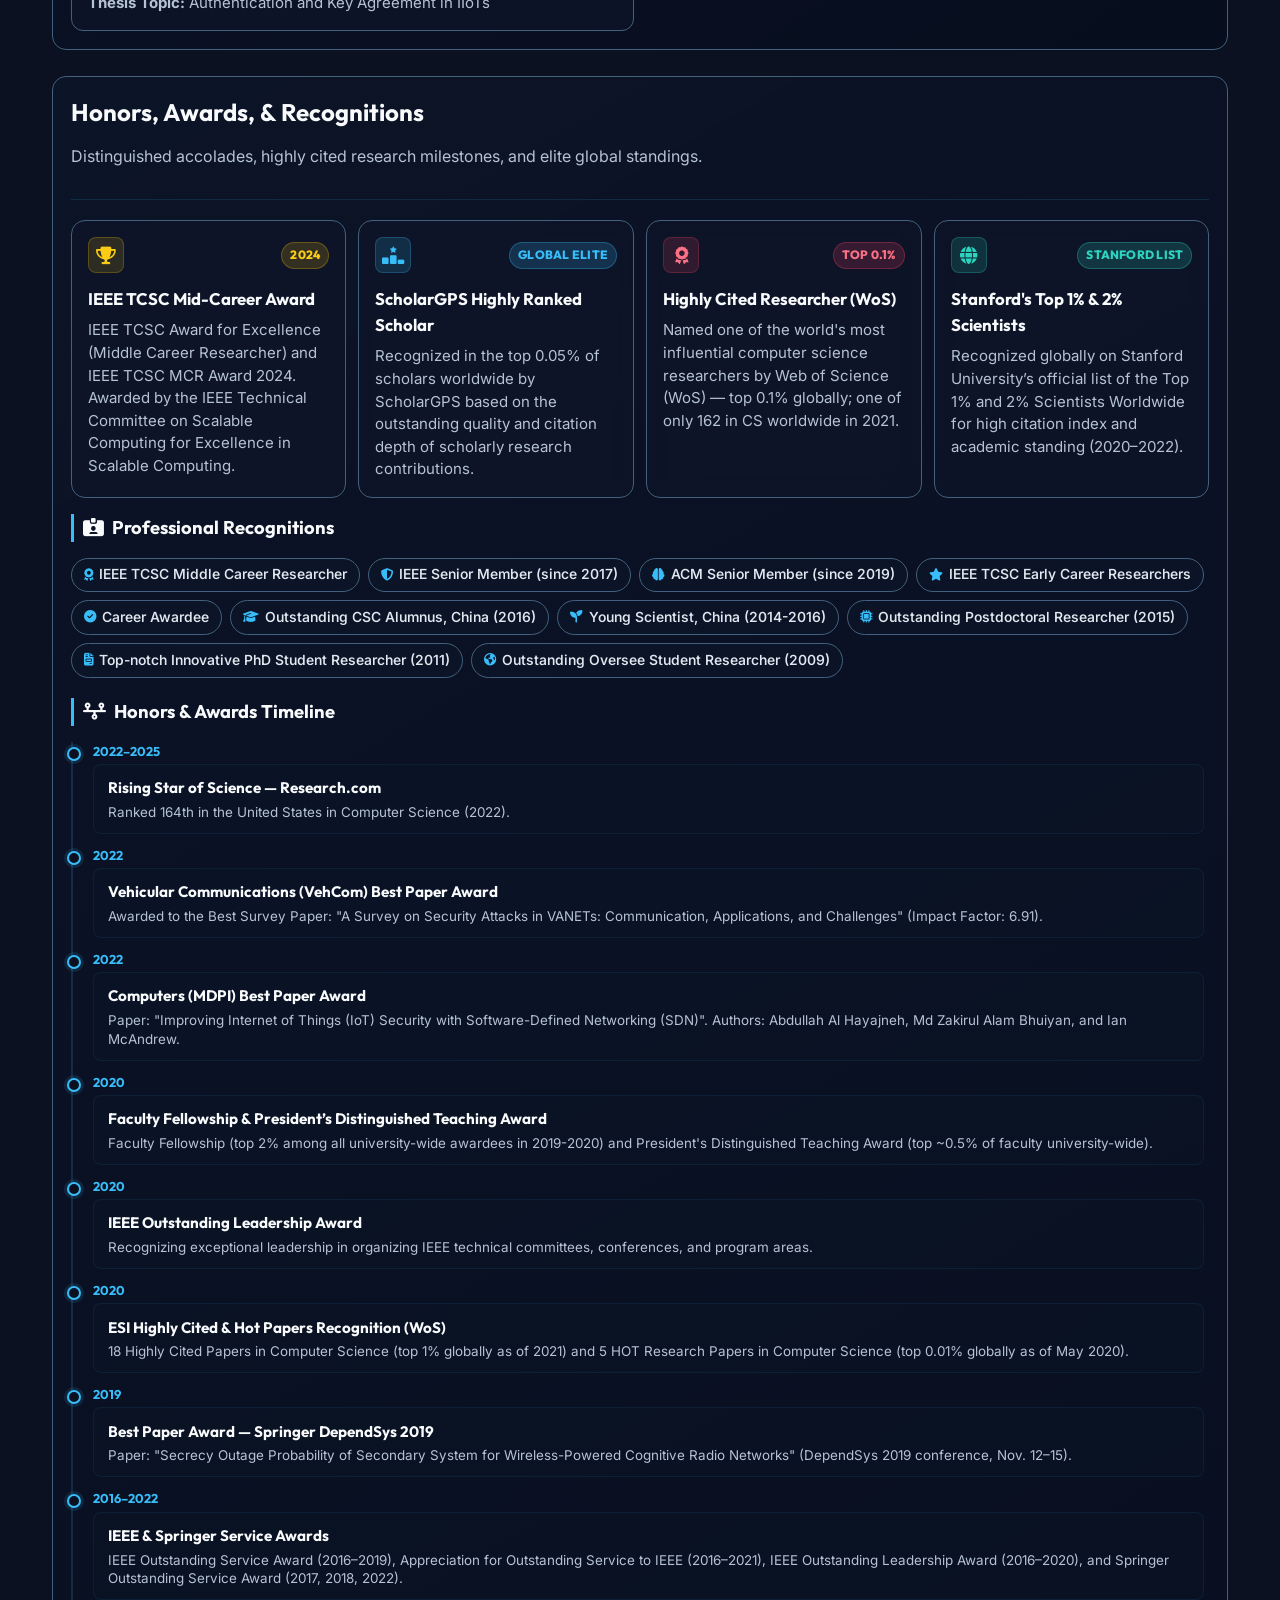
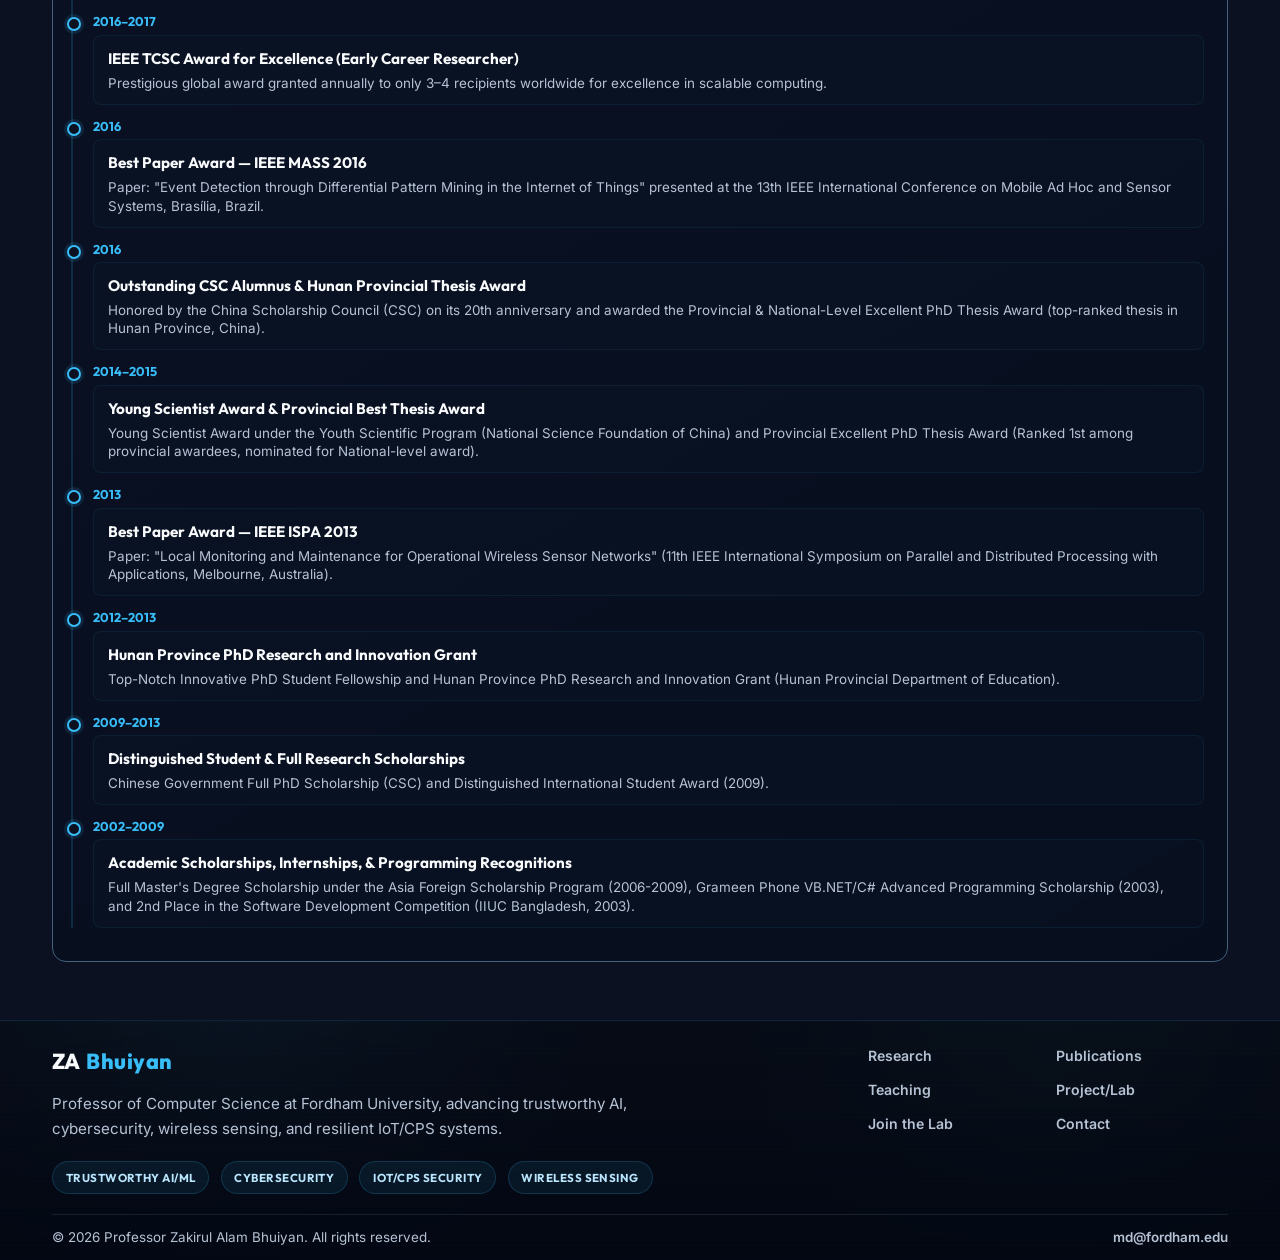
<file: research.html>
<!DOCTYPE html>

<html lang="en">
<head>
<meta charset="utf-8"/>
<meta content="width=device-width, initial-scale=1.0" name="viewport"/>
<title>Research & Students | Zakirul Alam Bhuiyan</title>
<meta content="Academic website of Professor Zakirul Alam Bhuiyan. Computer Science — Cybersecurity, Trustworthy AI/ML, Wireless Sensing, and Secure Systems." name="description"/>
<link href="https://fonts.googleapis.com" rel="preconnect"/>
<link crossorigin="" href="https://fonts.gstatic.com" rel="preconnect"/>
<link href="https://fonts.googleapis.com/css2?family=Inter:wght@300;400;500;600&amp;family=Outfit:wght@400;600;700;800&amp;display=swap" rel="stylesheet"/>
<link href="https://cdnjs.cloudflare.com/ajax/libs/font-awesome/6.5.2/css/all.min.css" rel="stylesheet"/>
<link href="css/style.css" rel="stylesheet"/>
<link href="css/revision.css" rel="stylesheet"/>
<script>(function(){try{if(localStorage.getItem('theme')==='light'){document.documentElement.setAttribute('data-theme','light');}}catch(e){}})();</script>
</head>
<body>
<!-- Abstract Canvas Background (Neural/Wireless design) -->
<canvas id="bg-canvas"></canvas>
<!-- Navigation -->
<nav id="navbar">
        <div class="nav-container">
            <a href="index.html" class="logo">ZA <span>Bhuiyan</span></a>
            <ul class="nav-links">
                <li><a href="index.html" >Home</a></li>
                <li><a href="research.html">Research & Students</a></li>
                <li><a href="publications.html">Publications</a></li>
                <li><a href="teaching.html">Teaching</a></li>
                <li><a href="projects.html">Project/Lab</a></li>
                <li><a href="join-lab.html">Join-the-Lab</a></li>
                <li><a href="services.html">Services</a></li>
                <li><a href="contact.html">Contact</a></li>
            </ul>
            <div class="nav-controls">
                <button class="theme-toggle" aria-label="Toggle Theme">
                    <svg class="sun-icon" viewBox="0 0 24 24" fill="none" stroke="currentColor" stroke-width="2"><circle cx="12" cy="12" r="5"/><path d="M12 1v2M12 21v2M4.22 4.22l1.42 1.42M18.36 18.36l1.42 1.42M1 12h2M21 12h2M4.22 19.78l1.42-1.42M18.36 5.64l1.42-1.42"/></svg>
                    <svg class="moon-icon" viewBox="0 0 24 24" fill="none" stroke="currentColor" stroke-width="2"><path d="M21 12.79A9 9 0 1 1 11.21 3 7 7 0 0 0 21 12.79z"/></svg>
                </button>
                <button class="mobile-menu-btn" aria-label="Toggle Menu">
                    <span class="bar"></span>
                    <span class="bar"></span>
                    <span class="bar"></span>
                </button>
            </div>
        </div>
    </nav>
<!-- Research & Students Hub -->
<section class="research container research-hub" id="research">
<div class="topic-tabs research-topic-tabs research-tabs slide-up">
<button class="research-tab-btn active" data-target="all"><i class="fa-solid fa-layer-group"></i> All</button>
<button class="research-tab-btn" data-target="research-areas">Research Areas</button>
<button class="research-tab-btn" data-target="research-overview">Research Overview</button>
<button class="research-tab-btn" data-target="opportunities">Opportunities</button>
<button class="research-tab-btn" data-target="active-projects">Active Projects</button>
<button class="research-tab-btn" data-target="students-alumni">Students &amp; Alumni</button>
<button class="research-tab-btn" data-target="honors-awards">Honors &amp; Awards</button>
</div>
<div class="research-switcher">
<article class="research-filter-item is-visible-panel slide-up is-visible" data-section="research-areas">
<h3>Research Areas</h3>
<div class="research-areas-showcase">
<div class="research-areas-text">
<p class="research-areas-intro">Core themes powering dependable, secure, and human-centered intelligent systems.</p>
<ul class="research-areas-points">
<li><strong>Cybersecurity &amp; Privacy</strong> | Data-Driven Dependability</li>
<li><strong>Trustworthy and Responsible AI/ML</strong></li>
<li><strong>Wireless Sensing, Biometrics, and Authentication</strong></li>
<li><strong>Behavioral Data Mining and Intelligent Modeling</strong></li>
<li><strong>ML for Security in IoT/CPS and HCI</strong></li>
<li><strong>Post-Quantum Security (PQS) and Secure Quantum ML (SQML)</strong></li>
<li><strong>Secure and Trustworthy Sensing for UAV/Drone/Self-driven Vehicle</strong></li>
<li><strong>Emerging IoT/CPS applications:</strong> healthcare monitoring, event monitoring, structural health monitoring, and sensing application</li>
</ul>
</div>
<figure class="research-areas-image-box">
<img alt="DependSys Lab Research Areas visual" src="assets/Research Areas.png"/>
</figure>
</div>
<p>
                    The lab focuses on building robust security and intelligence systems that can be trusted in
                    real-world environments. Work combines theory, system design, and deployment-centered validation.
                </p>
</article>
<article class="research-filter-item is-visible-panel slide-up" data-section="opportunities">
<div class="opportunities-header-container">
<h3>Research Opportunities</h3>
<p class="opportunities-subtitle">
                        Open Research Opportunities (PhD/MS/Undergraduate) within an Integrated Research Program on Trustworthy Data, Intelligent Systems, and IoT/Cyber Physical Technologies, spanning the following interconnected research thrusts:
                    </p>
<span class="opportunities-badge"><i class="fa-solid fa-bell animate-pulse"></i> Recruiting Now</span>
<p class="opportunities-lead">
                        Our research spans interconnected thrusts centered around the core paradigm of <strong>Data Verification-Driven Trust</strong> in dynamic and adversarial environments.
                    </p>
</div>
<div class="preview-trust-showcase">
<div class="preview-top-row">
<span>Dr. Bhuiyan's Work</span>
<span>Dynamic and Adversarial Environments</span>
</div>
<h4 class="preview-trust-title">Data Verification-Driven Trust</h4>
<div class="preview-diagram-section">
<svg aria-hidden="true" class="preview-diagram-svg" viewBox="0 0 960 560" xmlns="http://www.w3.org/2000/svg">
<defs>
<filter height="140%" id="preview-glow" width="140%" x="-20%" y="-20%">
<fegaussianblur result="blur" stddeviation="4"></fegaussianblur>
<femerge>
<femergenode in="blur"></femergenode>
<femergenode in="SourceGraphic"></femergenode>
</femerge>
</filter>
</defs>
<ellipse cx="480" cy="290" fill="none" filter="url(#preview-glow)" rx="370" ry="185" stroke="rgba(56,189,248,.55)" stroke-width="3.5"></ellipse>
<ellipse cx="480" cy="285" fill="none" filter="url(#preview-glow)" rx="278" ry="145" stroke="rgba(203,213,225,.45)" stroke-width="3"></ellipse>
</svg>
<div class="preview-hex preview-hex-blue">
<i class="fa-solid fa-shield-halved"></i>
<span>Cybersecurity</span>
</div>
<div class="preview-hex preview-hex-purple">
<i class="fa-solid fa-brain"></i>
<span>Artificial<br/>Intelligence</span>
</div>
<div class="preview-hex preview-hex-green">
<i class="fa-solid fa-wifi"></i>
<span>Wireless<br/>Technologies</span>
</div>
<div class="preview-center-box preview-cbox-top">Trustworthy/Reliable<br/>Data, Models and Systems</div>
<div class="preview-center-box preview-cbox-net">Networking<br/>Systems</div>
<div class="preview-center-box preview-cbox-iot">IoT/CPS<br/><small>Internet of Things-Cyber-Physical Systems</small></div>
<div class="preview-pill preview-pill-gold preview-pill-left">Trustworthy/Reliable<br/>Data, Models and Systems</div>
<div class="preview-pill preview-pill-silver preview-pill-right">Private Data<br/>Models and Systems</div>
<div class="preview-pill preview-pill-gold preview-pill-bl">Resilient Data<br/>Models and Systems</div>
<div class="preview-pill preview-pill-gold preview-pill-br">Resilient Data<br/>Models and Systems</div>
</div>
<div class="preview-framework-section">
<div class="preview-framework-title"><span>v</span>Series Framework</div>
<div class="preview-framework-row">
<div class="preview-fbox preview-fbox-orange">
<i class="fa-solid fa-database"></i>
<span>vData</span>
</div>
<i aria-hidden="true" class="fa-solid fa-arrow-right preview-arrow"></i>
<div class="preview-fbox preview-fbox-teal">
<i class="fa-solid fa-lock"></i>
<span>vPrivacy</span>
</div>
<i aria-hidden="true" class="fa-solid fa-arrow-right preview-arrow"></i>
<div class="preview-fbox preview-fbox-blue">
<i class="fa-solid fa-wifi"></i>
<span>vWiMonitor</span>
</div>
<i aria-hidden="true" class="fa-solid fa-arrow-right preview-arrow"></i>
<div class="preview-fbox preview-fbox-pink">
<i class="fa-solid fa-brain"></i>
<span>AIData</span>
</div>
</div>
<p class="preview-lifecycle-text">Full Lifecycle of IoT &amp; Cyber-Physical Systems</p>
<div class="preview-footer-icons">
<div><i class="fa-solid fa-satellite-dish"></i> Sensing</div>
<div><i class="fa-solid fa-network-wired"></i> Communication</div>
<div><i class="fa-solid fa-microchip"></i> Processing</div>
<div><i class="fa-solid fa-gears"></i> Actuation</div>
<div><i class="fa-solid fa-wrench"></i> Maintenance</div>
</div>
</div>
</div>
<!-- Open Positions & Application Guide -->
<div class="opportunities-positions-container">
<h4>Open Research Positions</h4>
<p class="positions-sub">We are actively recruiting curious and driven researchers at all levels.</p>
<div class="positions-grid">
<div class="position-card tilt-3d">
<div class="position-card-glow blue"></div>
<div class="position-icon"><i class="fa-solid fa-graduation-cap"></i></div>
<h5>PhD Candidates</h5>
<p>Fully funded research assistantships. Strong technical foundations in cybersecurity protocols, deep learning, wireless engineering, or embedded systems are required.</p>
<span class="position-tag tag-funded">Fully Funded</span>
</div>
<div class="position-card tilt-3d">
<div class="position-card-glow purple"></div>
<div class="position-icon"><i class="fa-solid fa-book-open"></i></div>
<h5>MS Thesis Projects</h5>
<p>Exciting hands-on hardware prototyping and validation. Focus areas include physical-layer signal analysis, private federated learning, and IoT testbed hacking.</p>
<span class="position-tag tag-thesis">Thesis Track</span>
</div>
<div class="position-card tilt-3d">
<div class="position-card-glow green"></div>
<div class="position-icon"><i class="fa-solid fa-flask"></i></div>
<h5>Undergraduate Research</h5>
<p>Ideal for capstone works or senior projects. Gain immediate mentorship, publish peer-reviewed papers, and build highly-visible open-source cybersecurity tools.</p>
<span class="position-tag tag-ug">Capstones / Honors</span>
</div>
</div>
<div class="opportunities-cta-box card">
<span class="cta-mesh"></span>
<div class="cta-content">
<div class="cta-icon-box"><i class="fa-solid fa-paper-plane animate-bounce"></i></div>
<h5>How to Apply</h5>
<p>
                                If you are passionate about building the next generation of <strong>Trustworthy IoT &amp; Cyber-Physical Systems</strong>, we want to hear from you. 
                                Please prepare your CV, recent academic transcripts, and a brief statement (1-2 paragraphs) detailing which thrust you'd love to contribute to.
                            </p>
<a class="opportunities-apply-btn" href="contact.html">
<span>Get In Touch with Dr. Bhuiyan</span>
<i class="fa-solid fa-arrow-right"></i>
</a>
</div>
</div>
</div>
</article>
<article class="research-filter-item is-visible-panel slide-up" data-section="research-overview">
<div class="research-overview-shell">
<div class="overview-pillars-title">Research Pillars</div>
<div class="overview-pillars-grid">
<article class="overview-pillar-card">
<span aria-hidden="true" class="pillar-icon pillar-cp">
<i class="fa-solid fa-shield-halved"></i>
</span>
<h4>Cybersecurity &amp; Privacy</h4>
<p>Robust security and privacy for distributed systems, IoT, and critical infrastructures.</p>
</article>
<article class="overview-pillar-card">
<span aria-hidden="true" class="pillar-icon pillar-ai">
<i class="fa-solid fa-brain"></i>
</span>
<h4>Trustworthy AI / ML</h4>
<p>Explainable, reliable, and privacy-preserving AI for secure decision making.</p>
</article>
<article class="overview-pillar-card">
<span aria-hidden="true" class="pillar-icon pillar-ws">
<i class="fa-solid fa-wifi"></i>
</span>
<h4>Wireless Sensing &amp; Biometrics</h4>
<p>Pioneering Wi-Fi CSI based sensing for authentication without cameras or user interaction.</p>
</article>
<article class="overview-pillar-card">
<span aria-hidden="true" class="pillar-icon pillar-cs">
<i class="fa-solid fa-globe"></i>
</span>
<h4>IoT &amp; Cyber-Physical Systems Security</h4>
<p>Secure, resilient, and scalable solutions for connected and autonomous systems.</p>
</article>
<article class="overview-pillar-card">
<span aria-hidden="true" class="pillar-icon pillar-dm">
<i class="fa-solid fa-chart-column"></i>
</span>
<h4>Data Mining &amp; Behavioral Modeling</h4>
<p>Intelligent data analytics and behavioral insights for security and trust assessment.</p>
</article>
</div>
<div class="overview-impact-grid">
<article class="overview-impact-card">
<h4 class="impact-card-head"><span aria-hidden="true" class="impact-title-icon"><i class="fa-solid fa-database"></i></span>vSERIES FRAMEWORK</h4>
<p class="impact-sub">Verification-Driven Trust Across the Lifecycle</p>
<div class="impact-items">
<div><span aria-hidden="true" class="impact-item-icon"><i class="fa-solid fa-database"></i></span><strong>vData</strong><span>Data Trustworthiness</span></div>
<div><span aria-hidden="true" class="impact-item-icon"><i class="fa-solid fa-user-shield"></i></span><strong>vPrivacy</strong><span>Privacy Assurance</span></div>
<div><span aria-hidden="true" class="impact-item-icon"><i class="fa-solid fa-wifi"></i></span><strong>vWiMonitor</strong><span>Wireless Signal Trustworthiness</span></div>
<div><span aria-hidden="true" class="impact-item-icon"><i class="fa-solid fa-brain"></i></span><strong>vAIData</strong><span>AI &amp; Decision Trustworthiness</span></div>
</div>
</article>
<article class="overview-impact-card">
<h4 class="impact-card-head"><span aria-hidden="true" class="impact-title-icon"><i class="fa-regular fa-file-lines"></i></span>RESEARCH IMPACT</h4>
<p class="impact-sub">Proven Track Record of Excellence</p>
<div class="impact-metrics">
<div><span aria-hidden="true" class="impact-item-icon"><i class="fa-regular fa-file-lines"></i></span><strong>250+</strong><span>Publications</span></div>
<div><span aria-hidden="true" class="impact-item-icon"><i class="fa-regular fa-comments"></i></span><strong>14,000+</strong><span>Citations</span></div>
<div><span aria-hidden="true" class="impact-item-icon"><i class="fa-solid fa-trophy"></i></span><strong>28+</strong><span>Highly Cited Papers</span></div>
<div><span aria-hidden="true" class="impact-item-icon"><i class="fa-solid fa-award"></i></span><strong>7</strong><span>Best Paper Awards</span></div>
</div>
</article>
<article class="overview-impact-card">
<h4 class="impact-card-head"><span aria-hidden="true" class="impact-title-icon"><i class="fa-solid fa-fingerprint"></i></span>INNOVATION &amp; IMPACT</h4>
<p class="impact-sub">From Research to Real-World Solutions</p>
<div class="impact-items">
<div><span aria-hidden="true" class="impact-item-icon"><i class="fa-solid fa-fingerprint"></i></span><strong>wAuth</strong><span>Continuous biometric authentication</span></div>
<div><span aria-hidden="true" class="impact-item-icon"><i class="fa-solid fa-id-card"></i></span><strong>vIDShield</strong><span>Digital identity protecting</span></div>
<div><span aria-hidden="true" class="impact-item-icon"><i class="fa-solid fa-mobile-screen"></i></span><strong>mDataGuard</strong><span>Mobile data monitoring</span></div>
<div><span aria-hidden="true" class="impact-item-icon"><i class="fa-solid fa-microchip"></i></span><strong>LeakSense AI</strong><span>Data leakage detection</span></div>
</div>
</article>
</div>
<div class="overview-vision-strip">
<div class="vision-main">
<strong class="vision-main-head"><span aria-hidden="true" class="vision-mini-icon"><i class="fa-solid fa-bullseye"></i></span>OUR VISION</strong>
<p>Building secure, ethical, and trustworthy digital infrastructures for next-generation applications and contributing to global initiatives through AI-driven national development.</p>
</div>
<div class="vision-mini"><span aria-hidden="true" class="vision-mini-icon"><i class="fa-solid fa-globe"></i></span>Global Collaborations with Industry &amp; Academia</div>
<div class="vision-mini"><span aria-hidden="true" class="vision-mini-icon"><i class="fa-solid fa-users"></i></span>Mentoring the Next Generation of Leaders</div>
<div class="vision-mini"><span aria-hidden="true" class="vision-mini-icon"><i class="fa-solid fa-rocket"></i></span>Turning Research into Real-World Impact</div>
</div>
</div>
</article>
<article class="research-filter-item is-visible-panel slide-up" data-section="active-projects">
<div class="section-header-block">
<h3>Active Research Projects</h3>
<p class="section-subtitle">Leading-edge exploration in security, dependability, and intelligent computing paradigms.</p>
</div>
<div class="project-grid-dashboard">
<div class="project-card tilt-3d">
<div class="project-icon-badge color-trust">
<i class="fa-solid fa-shield-halved"></i>
</div>
<div class="project-card-content">
<h4>Trustworthy AI &amp; Resilient IoT/CPS Frameworks</h4>
<p>Developing robust security protocols for Cyber-Physical Systems (CPS) while ensuring the transparency and privacy of AI/ML models integrated into the Internet of Things.</p>
</div>
</div>
<div class="project-card tilt-3d">
<div class="project-icon-badge color-signal">
<i class="fa-solid fa-tower-broadcast"></i>
</div>
<div class="project-card-content">
<h4>Secure Signal Intelligence &amp; Physical-Layer Authentication</h4>
<p>Advancing methods for secure wireless signal collection and engineering, with a focus on hardware-level authentication and signal integrity.</p>
</div>
</div>
<div class="project-card tilt-3d">
<div class="project-icon-badge color-bias">
<i class="fa-solid fa-scale-balanced"></i>
</div>
<div class="project-card-content">
<h4>Mitigating Algorithmic Bias in Autonomous AI Systems</h4>
<p>Investigating the socio-technical drivers of bias in AI algorithms to develop fairness-aware machine learning models.</p>
</div>
</div>
<div class="project-card tilt-3d">
<div class="project-icon-badge color-quantum">
<i class="fa-solid fa-atom"></i>
</div>
<div class="project-card-content">
<h4>Transitioning to Quantum-Resilient Architectures (PQC &amp; SQML)</h4>
<p>Leading research into Post-Quantum Cryptography (PQC) and the development of Secure Quantum Machine Learning (SQML) to defend against emerging cryptographic threats.</p>
</div>
</div>
<div class="project-card tilt-3d">
<div class="project-icon-badge color-blockchain">
<i class="fa-solid fa-cubes"></i>
</div>
<div class="project-card-content">
<h4>Decentralized Security via Blockchain Integration</h4>
<p>Exploring the application of blockchain for distributed ledger security and data provenance in large-scale networks.</p>
</div>
</div>
</div>
</article>
<article class="research-filter-item is-visible-panel slide-up" data-section="students-alumni">
<div class="section-header-block">
<h3>Mentorship, Students, &amp; Alumni</h3>
<p class="section-subtitle">Nurturing high-caliber researchers and practitioners across security, AI, and systems engineering.</p>
</div>
<!-- Secondary sub-tabs switcher -->
<div class="student-sub-tabs">
<button class="sub-tab-btn active" data-sub-target="phd-candidates">PhD Candidates</button>
<button class="sub-tab-btn" data-sub-target="ms-ug-students">MS / Undergraduate Students</button>
<button class="sub-tab-btn" data-sub-target="graduated-alumni">Graduated / Alumni</button>
</div>
<div class="student-sub-panels">
<!-- PhD Candidates panel -->
<div class="student-sub-panel is-visible-subpanel" id="phd-candidates">
<div class="student-card-grid">
<div class="student-card tilt-3d">

<div class="student-heading"><h4>Maryam Saleki</h4><span class="student-role-badge badge-phd">PhD Candidate</span><div class="student-timeline">2026 - Present</div></div>

<p class="student-thesis"><strong>Thesis:</strong> Toward Trustworthy AI: Uncertainty-Routed Human–LLM Curation for Reliable Calibration in Adversarial NLI</p>
</div>
<div class="student-card tilt-3d">

<div class="student-heading"><h4>Naseem Machlovi</h4><span class="student-role-badge badge-phd">PhD Candidate</span><div class="student-timeline">2025 - Present</div></div>

<p class="student-thesis"><strong>Thesis:</strong> Risk-Aware Alignment of Autonomous Healthcare Agentic AI through Benchmarking and Reinforcement Learning–Driven Red Teaming</p>
</div>
<div class="student-card tilt-3d">

<div class="student-heading"><h4>Ali AL-Fatemi</h4><span class="student-role-badge badge-phd">PhD Candidate</span><div class="student-timeline">2022 - Present</div></div>

<p class="student-thesis"><strong>Thesis Topic:</strong> Emerging AI Threats in Healthcare IoT</p>
</div>
<div class="student-card tilt-3d">

<div class="student-heading"><h4>Wang Yan</h4><div class="badge-row">
<span class="student-role-badge badge-phd">PhD Candidate</span>
<span class="student-collab-badge">Co-supervised</span>
</div><div class="student-timeline">2022 - Present</div></div>

<p class="student-thesis"><strong>Thesis Topic:</strong> New Generation of Wi-Fi Biometric System</p>
</div>
<div class="student-card tilt-3d">

<div class="student-heading"><h4>Haowen Tan</h4><div class="badge-row">
<span class="student-role-badge badge-phd">PhD Candidate</span>
<span class="student-collab-badge">Co-supervised</span>
</div><div class="student-timeline">2021 - Present</div></div>

<p class="student-thesis"><strong>Thesis Topic:</strong> Authentication and Key Agreement in IIoTs</p>
</div>
</div>
</div>
<!-- MS & UG panel -->
<div class="student-sub-panel" id="ms-ug-students">
<div class="student-card-grid">
<div class="student-card tilt-3d">

<div class="student-heading"><h4>Maria Clara Quintela Nunes</h4><div class="badge-row">
<span class="student-role-badge badge-ms">MS Student</span>
<span class="student-honors-badge">STEM Honors</span>
</div><div class="student-timeline">2026 - Present</div></div>

<p class="student-thesis"><strong>Project:</strong> From Cheating to Ecosystem Compromise: A Survey of AI-Driven Threats, Content Supply Chains, and Trust Architectures in Modern Gaming</p>
</div>
<div class="student-card tilt-3d">

<div class="student-heading"><h4>Joe Oura</h4><span class="student-role-badge badge-ms">MS Student</span><div class="student-timeline">2026 - Present</div></div>

<p class="student-thesis"><strong>Project:</strong> Toward a Trustworthy ML Classifier for Network Security: Predicting Data Trustworthiness from Header and Initial Packet Metrics</p>
</div>
<div class="student-card tilt-3d">

<div class="student-heading"><h4>Nenad Stojchevski</h4><span class="student-role-badge badge-ug">Undergrad Student</span><div class="student-timeline">2025 - Present</div></div>

<p class="student-thesis"><strong>Project Topic:</strong> Risks and Accountabilities of Agentic AI</p>
</div>
<div class="student-card tilt-3d">

<div class="student-heading"><h4>Yaejin Kang</h4><span class="student-role-badge badge-ug">Undergrad Student</span><div class="student-timeline">2025 - Present</div></div>

<p class="student-thesis"><strong>Project Topic:</strong> Trustworthiness and Accountabilities of Agentic AI</p>
</div>
<div class="student-card tilt-3d">

<div class="student-heading"><h4>Juhyun Shin</h4><span class="student-role-badge badge-ug">Undergrad Student</span><div class="student-timeline">2025 - Present</div></div>

<p class="student-thesis"><strong>Project Topic:</strong> Trustworthy Data Networking with AI for IoT</p>
</div>
<div class="student-card tilt-3d">

<div class="student-heading"><h4>Morgan Jones</h4><span class="student-role-badge badge-ug">Undergrad Student</span><div class="student-timeline">2024 - Present</div></div>

<p class="student-thesis"><strong>Project Topic:</strong> Racial Bias in AI: The Impact of Discriminative Algorithms on Minority Communities</p>
</div>
<div class="student-card tilt-3d">

<div class="student-heading"><h4>John Ramos &amp; Danyal</h4><span class="student-role-badge badge-ug">Undergrad Team</span><div class="student-timeline">2024 - Present</div></div>

<p class="student-thesis"><strong>Project Topic:</strong> AI-based Cybersecurity</p>
</div>
<div class="student-card tilt-3d">

<div class="student-heading"><h4>Auden Dyke</h4><span class="student-role-badge badge-ug">Undergrad Student</span><div class="student-timeline">2025 - Present</div></div>

<p class="student-thesis"><strong>Project Topic:</strong> Privacy in Financial Business data</p>
</div>
</div>
</div>
<!-- Graduated / Alumni panel -->
<div class="student-sub-panel" id="graduated-alumni">
<!-- Real-time alumni search utility -->
<div class="alumni-search-wrapper">
<i class="fa-solid fa-magnifying-glass search-icon"></i>
<input aria-label="Search alumni" id="alumni-search" placeholder="Search alumni by name, thesis keywords, degree, or year..." type="text"/>
<span class="alumni-count" id="alumni-count">Showing 29 alumni</span>
</div>
<div class="alumni-grid" id="alumni-grid-container">
<div class="alumni-card" data-name="Sheng Yun" data-role="" data-thesis="Privacy Trustworthiness with Federated Learning" data-years="2023-2025">
<div class="alumni-header">
<h5>Sheng Yun</h5>
<span class="alumni-years">2023–2025</span>
</div>
<p class="alumni-thesis">Privacy Trustworthiness with Federated Learning</p>
</div>
<div class="alumni-card" data-name="Mohammed Ehsan" data-role="" data-thesis="Wi Fi Signal Analysis for Infrastructure Security" data-years="2023-2025">
<div class="alumni-header">
<h5>Mohammed Ehsan</h5>
<span class="alumni-years">2023–2025</span>
</div>
<p class="alumni-thesis">Wi Fi Signal Analysis for Infrastructure Security</p>
</div>
<div class="alumni-card" data-name="Kawsar Ahmed" data-role="" data-thesis="AI (Ensemble Learning, DRL) Based Data Mining for Cyberattack Detection" data-years="2022-2024">
<div class="alumni-header">
<h5>Kawsar Ahmed</h5>
<span class="alumni-years">2022–2024</span>
</div>
<p class="alumni-thesis">AI (Ensemble Learning, DRL) Based Data Mining for Cyberattack Detection</p>
</div>
<div class="alumni-card" data-name="Jayanta Saha" data-role="" data-thesis="Wi Fi Signal Security Analysis" data-years="2020-2024">
<div class="alumni-header">
<h5>Jayanta Saha</h5>
<span class="alumni-years">2020–2024</span>
</div>
<p class="alumni-thesis">Wi Fi Signal Security Analysis</p>
</div>
<div class="alumni-card" data-name="Abdullah Al Omar" data-role="" data-thesis="Trustworthy Data Sharing Using Blockchain" data-years="2020-2023">
<div class="alumni-header">
<h5>Abdullah Al Omar</h5>
<span class="alumni-years">2020–2023</span>
</div>
<p class="alumni-thesis">Trustworthy Data Sharing Using Blockchain</p>
</div>
<div class="alumni-card" data-name="Md Monirul Islam" data-role="" data-thesis="Application-Specific Wi-Fi Signal data mining and Security" data-years="2019-2023">
<div class="alumni-header">
<h5>Md Monirul Islam</h5>
<span class="alumni-years">2019–2023</span>
</div>
<p class="alumni-thesis">Application-Specific Wi-Fi Signal data mining and Security</p>
</div>
<div class="alumni-card" data-name="Faiza Khan" data-role="" data-thesis="Wi-Fi Signal Collection and Security Analysis" data-years="2020-2024">
<div class="alumni-header">
<h5>Faiza Khan</h5>
<span class="alumni-years">2020–2024</span>
</div>
<p class="alumni-thesis">Wi-Fi Signal Collection and Security Analysis</p>
</div>
<div class="alumni-card" data-name="Eileen Quinn" data-role="" data-thesis="Investigation on Cybersecurity Threats to Individual Users in Industry Data Collection" data-years="2020-2023">
<div class="alumni-header">
<h5>Eileen Quinn</h5>
<span class="alumni-years">2020–2023</span>
</div>
<p class="alumni-thesis">Investigation on Cybersecurity Threats to Individual Users in Industry Data Collection</p>
</div>
<div class="alumni-card" data-name="Hafizur Rahman" data-role="PhD" data-thesis="Trustworthy Data Collection" data-years="2017-2023">
<div class="alumni-header">
<h5>Hafizur Rahman, <span class="degree">PhD</span></h5>
<span class="alumni-years">2017–2023</span>
</div>
<p class="alumni-thesis">Trustworthy Data Collection</p>
</div>
<div class="alumni-card" data-name="Maliha Shaheed" data-role="" data-thesis="Data Privacy and Transparency with AI/ML Approaches" data-years="2020-2022">
<div class="alumni-header">
<h5>Maliha Shaheed</h5>
<span class="alumni-years">2020–2022</span>
</div>
<p class="alumni-thesis">Data Privacy and Transparency with AI/ML Approaches</p>
</div>
<div class="alumni-card" data-name="Faizan Khan" data-role="PhD" data-thesis="Wi Fi Radio as Sensor: Rescue and Recovery Applications" data-years="2016-2022">
<div class="alumni-header">
<h5>Faizan Khan, <span class="degree">PhD</span></h5>
<span class="alumni-years">2016–2022</span>
</div>
<p class="alumni-thesis">Wi Fi Radio as Sensor: Rescue and Recovery Applications</p>
</div>
<div class="alumni-card" data-name="Weifang Yan" data-role="" data-thesis="Wi Fi Signal Application for Physical Security" data-years="2019-2022">
<div class="alumni-header">
<h5>Weifang Yan</h5>
<span class="alumni-years">2019–2022</span>
</div>
<p class="alumni-thesis">Wi Fi Signal Application for Physical Security</p>
</div>
<div class="alumni-card" data-name="Kawsar Hossain" data-role="" data-thesis="Trustworthiness in Self Driving" data-years="2019-2022">
<div class="alumni-header">
<h5>Kawsar Hossain</h5>
<span class="alumni-years">2019–2022</span>
</div>
<p class="alumni-thesis">Trustworthiness in Self Driving</p>
</div>
<div class="alumni-card" data-name="Laura Glynn" data-role="" data-thesis="Lightweight Mutual Authentication and Key Agreement Protocol" data-years="2019-2022">
<div class="alumni-header">
<h5>Laura Glynn</h5>
<span class="alumni-years">2019–2022</span>
</div>
<p class="alumni-thesis">Lightweight Mutual Authentication and Key Agreement Protocol</p>
</div>
<div class="alumni-card" data-name="Peng Hao" data-role="PhD" data-thesis="Deep Learning Algorithm Design for Reliable Traffic Flow Forecasting" data-years="2017-2022">
<div class="alumni-header">
<h5>Peng Hao, <span class="degree">PhD</span></h5>
<span class="alumni-years">2017–2022</span>
</div>
<p class="alumni-thesis">Deep Learning Algorithm Design for Reliable Traffic Flow Forecasting</p>
</div>
<div class="alumni-card" data-name="Yanmei Jiang" data-role="PhD" data-thesis="Reliable Deep Learning Based Algorithm Design for IoT Applications" data-years="2017-2021">
<div class="alumni-header">
<h5>Yanmei Jiang, <span class="degree">PhD</span></h5>
<span class="alumni-years">2017–2021</span>
</div>
<p class="alumni-thesis">Reliable Deep Learning Based Algorithm Design for IoT Applications</p>
</div>
<div class="alumni-card" data-name="Anand" data-role="" data-thesis="Security Performance in Embedded IoT Devices" data-years="2018-2021">
<div class="alumni-header">
<h5>Anand</h5>
<span class="alumni-years">2018–2021</span>
</div>
<p class="alumni-thesis">Security Performance in Embedded IoT Devices</p>
</div>
<div class="alumni-card" data-name="Simran Sidhu" data-role="" data-thesis="Wi Fi Signal Collection and Security" data-years="2018-2021">
<div class="alumni-header">
<h5>Simran Sidhu</h5>
<span class="alumni-years">2018–2021</span>
</div>
<p class="alumni-thesis">Wi Fi Signal Collection and Security</p>
</div>
<div class="alumni-card" data-name="Harun Ahmed" data-role="PhD" data-thesis="Resource Efficient AI Utilization in IoT" data-years="2016-2020">
<div class="alumni-header">
<h5>Harun Ahmed, <span class="degree">PhD</span></h5>
<span class="alumni-years">2016–2020</span>
</div>
<p class="alumni-thesis">Resource Efficient AI Utilization in IoT</p>
</div>
<div class="alumni-card" data-name="Kazi Arif" data-role="" data-thesis="AI in Cybersecurity" data-years="2016-2020">
<div class="alumni-header">
<h5>Kazi Arif</h5>
<span class="alumni-years">2016–2020</span>
</div>
<p class="alumni-thesis">AI in Cybersecurity</p>
</div>
<div class="alumni-card" data-name="Abdullah Al Hayajneh" data-role="PhD" data-thesis="Security Protocol for Reliable IoT with Cooperative Communication" data-years="2017-2020">
<div class="alumni-header">
<h5>Abdullah Al Hayajneh, <span class="degree">PhD</span></h5>
<span class="alumni-years">2017–2020</span>
</div>
<p class="alumni-thesis">Security Protocol for Reliable IoT with Cooperative Communication</p>
</div>
<div class="alumni-card" data-name="Mohaib Siddiqui" data-role="" data-thesis="Data Privacy in Financial Organizations" data-years="2017-2020">
<div class="alumni-header">
<h5>Mohaib Siddiqui</h5>
<span class="alumni-years">2017–2020</span>
</div>
<p class="alumni-thesis">Data Privacy in Financial Organizations</p>
</div>
<div class="alumni-card" data-name="Movses Musaelian" data-role="" data-thesis="Data Science and Security in Digital Governance Aspects" data-years="2018-2020">
<div class="alumni-header">
<h5>Movses Musaelian</h5>
<span class="alumni-years">2018–2020</span>
</div>
<p class="alumni-thesis">Data Science and Security in Digital Governance Aspects</p>
</div>
<div class="alumni-card" data-name="Revathi Bhuvaneswari" data-role="" data-thesis="Data Protection and Privacy through Secure Data Collection" data-years="2018-2020">
<div class="alumni-header">
<h5>Revathi Bhuvaneswari</h5>
<span class="alumni-years">2018–2020</span>
</div>
<p class="alumni-thesis">Data Protection and Privacy through Secure Data Collection</p>
</div>
<div class="alumni-card" data-name="Michael Furman" data-role="" data-thesis="Multimedia Data Security Analytics" data-years="2018-2020">
<div class="alumni-header">
<h5>Michael Furman</h5>
<span class="alumni-years">2018–2020</span>
</div>
<p class="alumni-thesis">Multimedia Data Security Analytics</p>
</div>
<div class="alumni-card" data-name="Saqib Ali" data-role="Postdoc" data-thesis="Data Privacy through Blockchain" data-years="2017-2019">
<div class="alumni-header">
<h5>Saqib Ali, <span class="degree">Postdoc</span></h5>
<span class="alumni-years">2017–2019</span>
</div>
<p class="alumni-thesis">Data Privacy through Blockchain</p>
</div>
<div class="alumni-card" data-name="Aliuz Zaman" data-role="" data-thesis="Anomaly and Attack Detection" data-years="2016-2018">
<div class="alumni-header">
<h5>Aliuz Zaman</h5>
<span class="alumni-years">2016–2018</span>
</div>
<p class="alumni-thesis">Anomaly and Attack Detection</p>
</div>
<div class="alumni-card" data-name="Athina Rosales" data-role="" data-thesis="Driving Anomaly Detection" data-years="2016-2018">
<div class="alumni-header">
<h5>Athina Rosales</h5>
<span class="alumni-years">2016–2018</span>
</div>
<p class="alumni-thesis">Driving Anomaly Detection</p>
</div>
<div class="alumni-card" data-name="Muhammed Tanim Khan" data-role="" data-thesis="Click Fraud and Attack Detection" data-years="2016-2018">
<div class="alumni-header">
<h5>Muhammed Tanim Khan</h5>
<span class="alumni-years">2016–2018</span>
</div>
<p class="alumni-thesis">Click Fraud and Attack Detection</p>
</div>
</div>
</div>
</div>
</article>
<article class="research-filter-item is-visible-panel slide-up" data-section="honors-awards">
<div class="section-header-block">
<h3>Honors, Awards, &amp; Recognitions</h3>
<p class="section-subtitle">Distinguished accolades, highly cited research milestones, and elite global standings.</p>
</div>
<!-- Tier 1: Featured Key Achievements -->
<div class="featured-awards-grid">
<div class="award-badge-card highlight-glow-gold tilt-3d">
<div class="award-card-header">
<div class="award-icon-box gold">
<i class="fa-solid fa-trophy"></i>
</div>
<span class="award-badge-year">2024</span>
</div>
<h4>IEEE TCSC Mid-Career Award</h4>
<p>IEEE TCSC Award for Excellence (Middle Career Researcher) and IEEE TCSC MCR Award 2024. Awarded by the IEEE Technical Committee on Scalable Computing for Excellence in Scalable Computing.</p>
</div>
<div class="award-badge-card highlight-glow-blue tilt-3d">
<div class="award-card-header">
<div class="award-icon-box blue">
<i class="fa-solid fa-ranking-star"></i>
</div>
<span class="award-badge-year">Global Elite</span>
</div>
<h4>ScholarGPS Highly Ranked Scholar</h4>
<p>Recognized in the top 0.05% of scholars worldwide by ScholarGPS based on the outstanding quality and citation depth of scholarly research contributions.</p>
</div>
<div class="award-badge-card highlight-glow-red tilt-3d">
<div class="award-card-header">
<div class="award-icon-box red">
<i class="fa-solid fa-award"></i>
</div>
<span class="award-badge-year">Top 0.1%</span>
</div>
<h4>Highly Cited Researcher (WoS)</h4>
<p>Named one of the world's most influential computer science researchers by Web of Science (WoS) — top 0.1% globally; one of only 162 in CS worldwide in 2021.</p>
</div>
<div class="award-badge-card highlight-glow-green tilt-3d">
<div class="award-card-header">
<div class="award-icon-box green">
<i class="fa-solid fa-globe"></i>
</div>
<span class="award-badge-year">Stanford List</span>
</div>
<h4>Stanford's Top 1% &amp; 2% Scientists</h4>
<p>Recognized globally on Stanford University’s official list of the Top 1% and 2% Scientists Worldwide for high citation index and academic standing (2020–2022).</p>
</div>
</div>
<!-- Tier 2: Professional Recognitions Grid -->
<div class="prof-recognitions-section">
<h4 class="sub-section-title"><i class="fa-solid fa-id-card-clip"></i> Professional Recognitions</h4>
<div class="prof-chips-container">
<span class="prof-chip"><i class="fa-solid fa-award"></i> IEEE TCSC Middle Career Researcher</span>
<span class="prof-chip"><i class="fa-solid fa-shield-halved"></i> IEEE Senior Member (since 2017)</span>
<span class="prof-chip"><i class="fa-solid fa-brain"></i> ACM Senior Member (since 2019)</span>
<span class="prof-chip"><i class="fa-solid fa-star"></i> IEEE TCSC Early Career Researchers</span>
<span class="prof-chip"><i class="fa-solid fa-circle-check"></i> Career Awardee</span>
<span class="prof-chip"><i class="fa-solid fa-graduation-cap"></i> Outstanding CSC Alumnus, China (2016)</span>
<span class="prof-chip"><i class="fa-solid fa-seedling"></i> Young Scientist, China (2014-2016)</span>
<span class="prof-chip"><i class="fa-solid fa-microchip"></i> Outstanding Postdoctoral Researcher (2015)</span>
<span class="prof-chip"><i class="fa-solid fa-file-invoice"></i> Top-notch Innovative PhD Student Researcher (2011)</span>
<span class="prof-chip"><i class="fa-solid fa-earth-americas"></i> Outstanding Oversee Student Researcher (2009)</span>
</div>
</div>
<!-- Tier 3: Chronological Awards Timeline -->
<div class="awards-timeline-section">
<h4 class="sub-section-title"><i class="fa-solid fa-timeline"></i> Honors &amp; Awards Timeline</h4>
<div class="awards-timeline">
<div class="timeline-node">
<span class="node-year">2022–2025</span>
<div class="node-content">
<h5>Rising Star of Science — Research.com</h5>
<p>Ranked 164th in the United States in Computer Science (2022).</p>
</div>
</div>
<div class="timeline-node">
<span class="node-year">2022</span>
<div class="node-content">
<h5>Vehicular Communications (VehCom) Best Paper Award</h5>
<p>Awarded to the Best Survey Paper: "A Survey on Security Attacks in VANETs: Communication, Applications, and Challenges" (Impact Factor: 6.91).</p>
</div>
</div>
<div class="timeline-node">
<span class="node-year">2022</span>
<div class="node-content">
<h5>Computers (MDPI) Best Paper Award</h5>
<p>Paper: "Improving Internet of Things (IoT) Security with Software-Defined Networking (SDN)". Authors: Abdullah Al Hayajneh, Md Zakirul Alam Bhuiyan, and Ian McAndrew.</p>
</div>
</div>
<div class="timeline-node">
<span class="node-year">2020</span>
<div class="node-content">
<h5>Faculty Fellowship &amp; President’s Distinguished Teaching Award</h5>
<p>Faculty Fellowship (top 2% among all university-wide awardees in 2019-2020) and President's Distinguished Teaching Award (top ~0.5% of faculty university-wide).</p>
</div>
</div>
<div class="timeline-node">
<span class="node-year">2020</span>
<div class="node-content">
<h5>IEEE Outstanding Leadership Award</h5>
<p>Recognizing exceptional leadership in organizing IEEE technical committees, conferences, and program areas.</p>
</div>
</div>
<div class="timeline-node">
<span class="node-year">2020</span>
<div class="node-content">
<h5>ESI Highly Cited &amp; Hot Papers Recognition (WoS)</h5>
<p>18 Highly Cited Papers in Computer Science (top 1% globally as of 2021) and 5 HOT Research Papers in Computer Science (top 0.01% globally as of May 2020).</p>
</div>
</div>
<div class="timeline-node">
<span class="node-year">2019</span>
<div class="node-content">
<h5>Best Paper Award — Springer DependSys 2019</h5>
<p>Paper: "Secrecy Outage Probability of Secondary System for Wireless-Powered Cognitive Radio Networks" (DependSys 2019 conference, Nov. 12–15).</p>
</div>
</div>
<div class="timeline-node">
<span class="node-year">2016–2022</span>
<div class="node-content">
<h5>IEEE &amp; Springer Service Awards</h5>
<p>IEEE Outstanding Service Award (2016–2019), Appreciation for Outstanding Service to IEEE (2016–2021), IEEE Outstanding Leadership Award (2016–2020), and Springer Outstanding Service Award (2017, 2018, 2022).</p>
</div>
</div>
<div class="timeline-node">
<span class="node-year">2016–2017</span>
<div class="node-content">
<h5>IEEE TCSC Award for Excellence (Early Career Researcher)</h5>
<p>Prestigious global award granted annually to only 3–4 recipients worldwide for excellence in scalable computing.</p>
</div>
</div>
<div class="timeline-node">
<span class="node-year">2016</span>
<div class="node-content">
<h5>Best Paper Award — IEEE MASS 2016</h5>
<p>Paper: "Event Detection through Differential Pattern Mining in the Internet of Things" presented at the 13th IEEE International Conference on Mobile Ad Hoc and Sensor Systems, Brasília, Brazil.</p>
</div>
</div>
<div class="timeline-node">
<span class="node-year">2016</span>
<div class="node-content">
<h5>Outstanding CSC Alumnus &amp; Hunan Provincial Thesis Award</h5>
<p>Honored by the China Scholarship Council (CSC) on its 20th anniversary and awarded the Provincial &amp; National-Level Excellent PhD Thesis Award (top-ranked thesis in Hunan Province, China).</p>
</div>
</div>
<div class="timeline-node">
<span class="node-year">2014–2015</span>
<div class="node-content">
<h5>Young Scientist Award &amp; Provincial Best Thesis Award</h5>
<p>Young Scientist Award under the Youth Scientific Program (National Science Foundation of China) and Provincial Excellent PhD Thesis Award (Ranked 1st among provincial awardees, nominated for National-level award).</p>
</div>
</div>
<div class="timeline-node">
<span class="node-year">2013</span>
<div class="node-content">
<h5>Best Paper Award — IEEE ISPA 2013</h5>
<p>Paper: "Local Monitoring and Maintenance for Operational Wireless Sensor Networks" (11th IEEE International Symposium on Parallel and Distributed Processing with Applications, Melbourne, Australia).</p>
</div>
</div>
<div class="timeline-node">
<span class="node-year">2012–2013</span>
<div class="node-content">
<h5>Hunan Province PhD Research and Innovation Grant</h5>
<p>Top-Notch Innovative PhD Student Fellowship and Hunan Province PhD Research and Innovation Grant (Hunan Provincial Department of Education).</p>
</div>
</div>
<div class="timeline-node">
<span class="node-year">2009–2013</span>
<div class="node-content">
<h5>Distinguished Student &amp; Full Research Scholarships</h5>
<p>Chinese Government Full PhD Scholarship (CSC) and Distinguished International Student Award (2009).</p>
</div>
</div>
<div class="timeline-node">
<span class="node-year">2002–2009</span>
<div class="node-content">
<h5>Academic Scholarships, Internships, &amp; Programming Recognitions</h5>
<p>Full Master's Degree Scholarship under the Asia Foreign Scholarship Program (2006-2009), Grameen Phone VB.NET/C# Advanced Programming Scholarship (2003), and 2nd Place in the Software Development Competition (IIUC Bangladesh, 2003).</p>
</div>
</div>
</div>
</div>
</article>
</div>
</section>
<footer class="site-footer">
<div class="container footer-content">
<div class="footer-brand">
<a class="footer-logo" href="index.html">ZA <span>Bhuiyan</span></a>
<p>Professor of Computer Science at Fordham University, advancing trustworthy AI, cybersecurity, wireless sensing, and resilient IoT/CPS systems.</p>
</div>
<div class="footer-links">
<a href="research.html">Research</a>
<a href="publications.html">Publications</a>
<a href="teaching.html">Teaching</a>
<a href="projects.html">Project/Lab</a>
<a href="join-lab.html">Join the Lab</a>
<a href="contact.html">Contact</a>
</div>
<div class="footer-focus">
<span>Trustworthy AI/ML</span>
<span>Cybersecurity</span>
<span>IoT/CPS Security</span>
<span>Wireless Sensing</span>
</div>
<div class="footer-bottom">
<p>© 2026 Professor Zakirul Alam Bhuiyan. All rights reserved.</p>
<a href="mailto:md@fordham.edu">md@fordham.edu</a>
</div>
</div>
</footer>
<script src="js/script.js"></script>
</body>
</html>
</file>
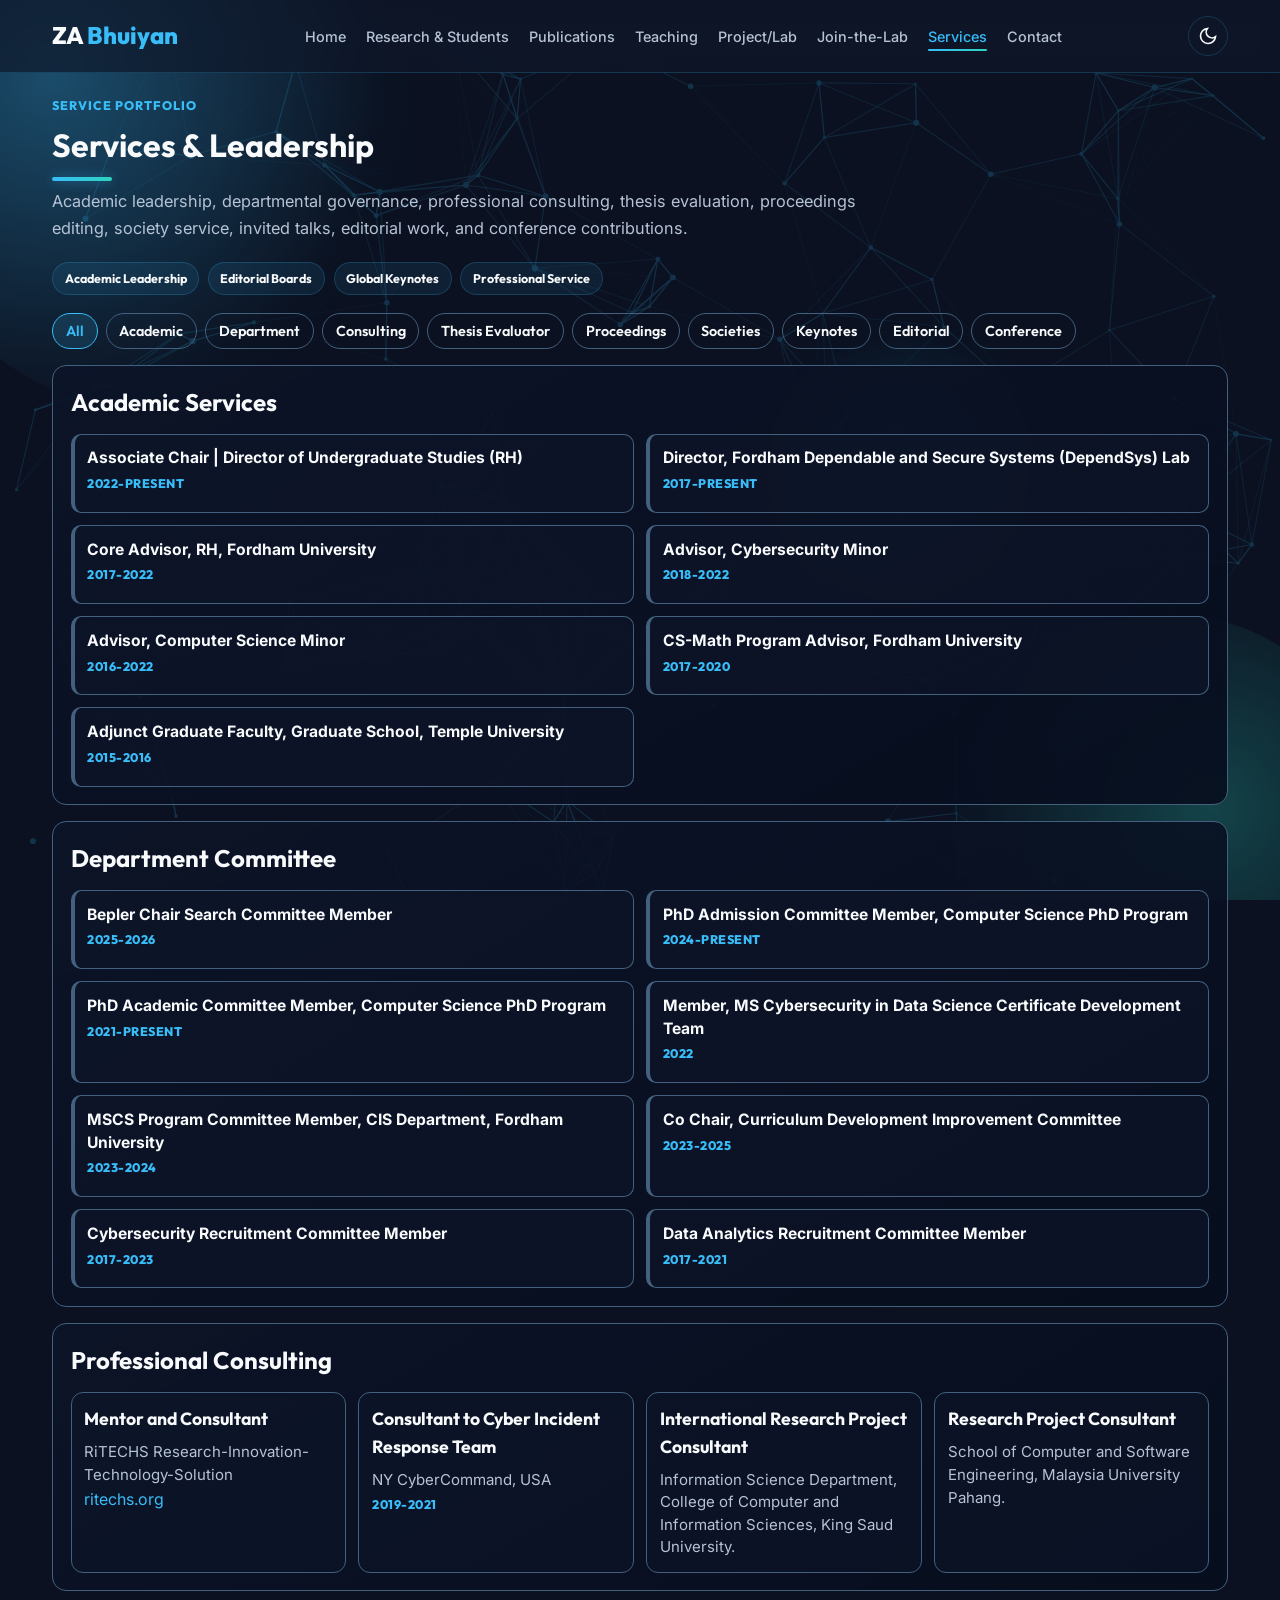
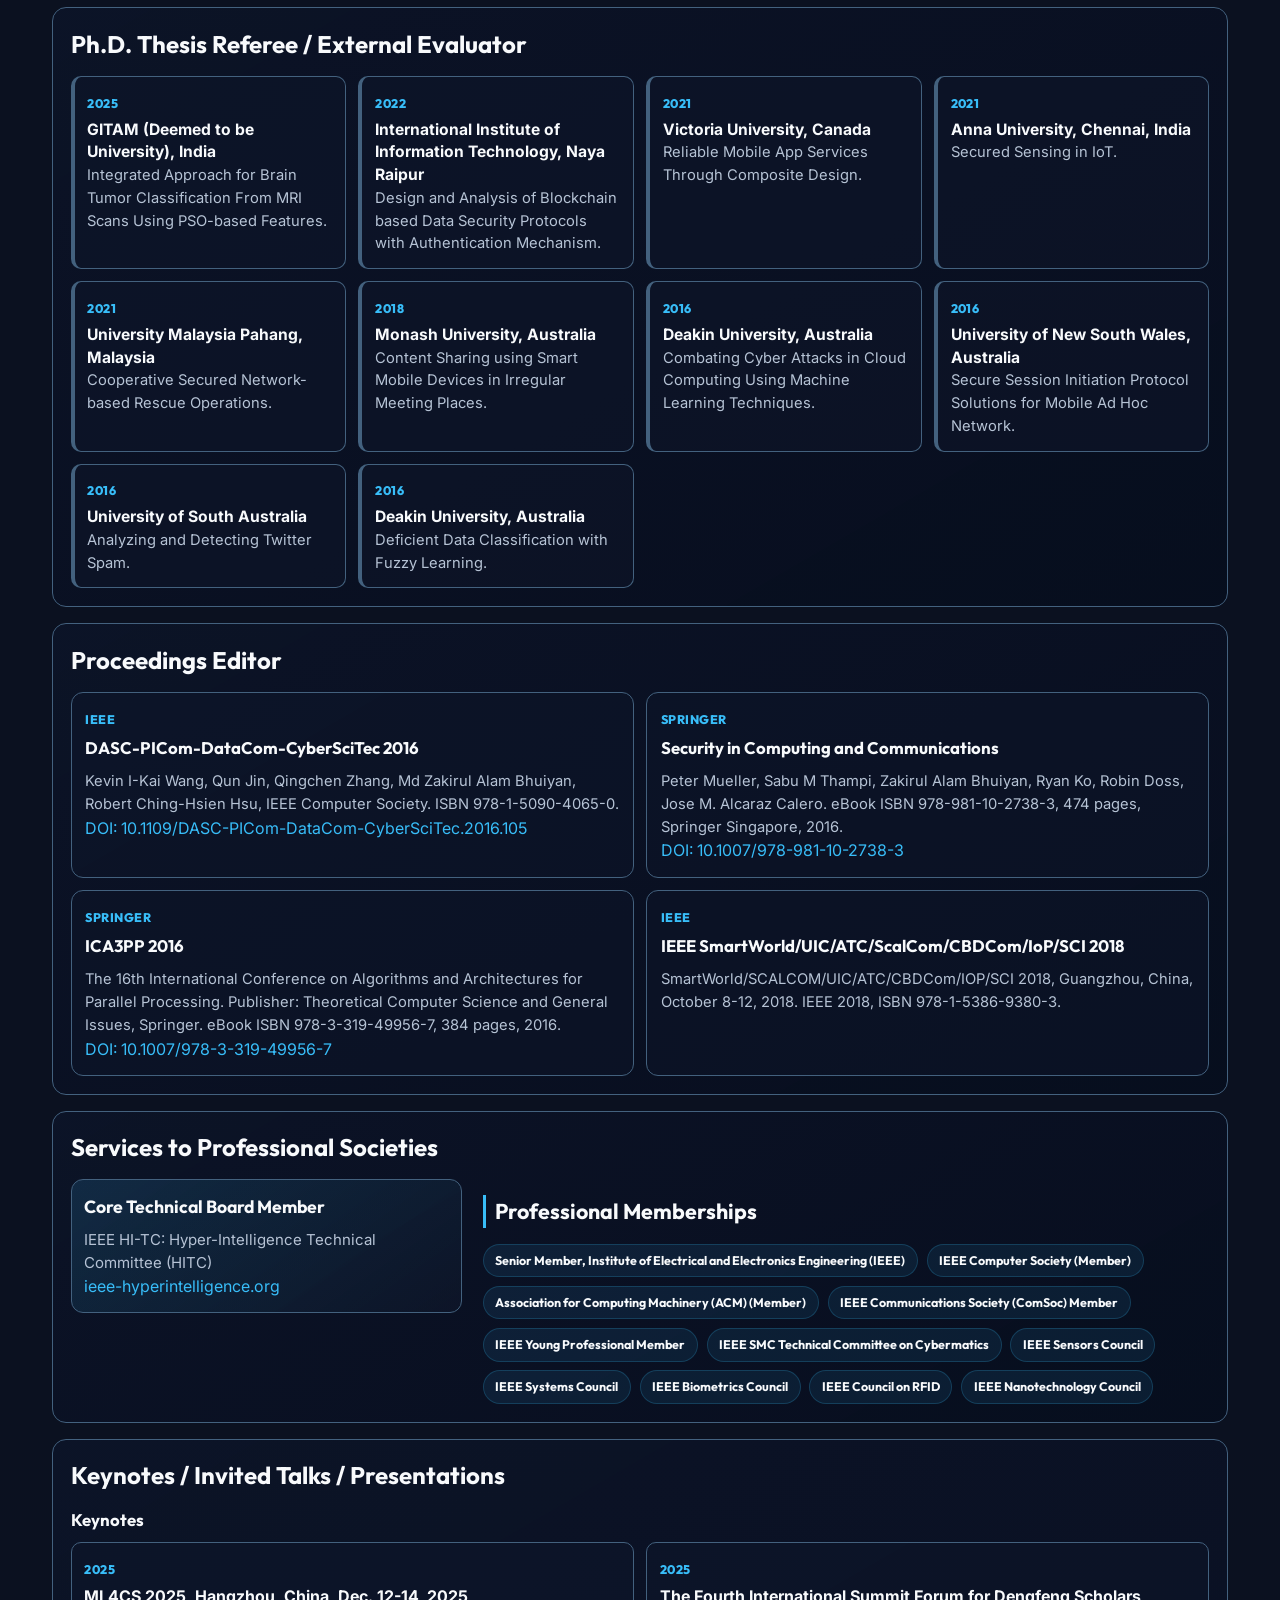
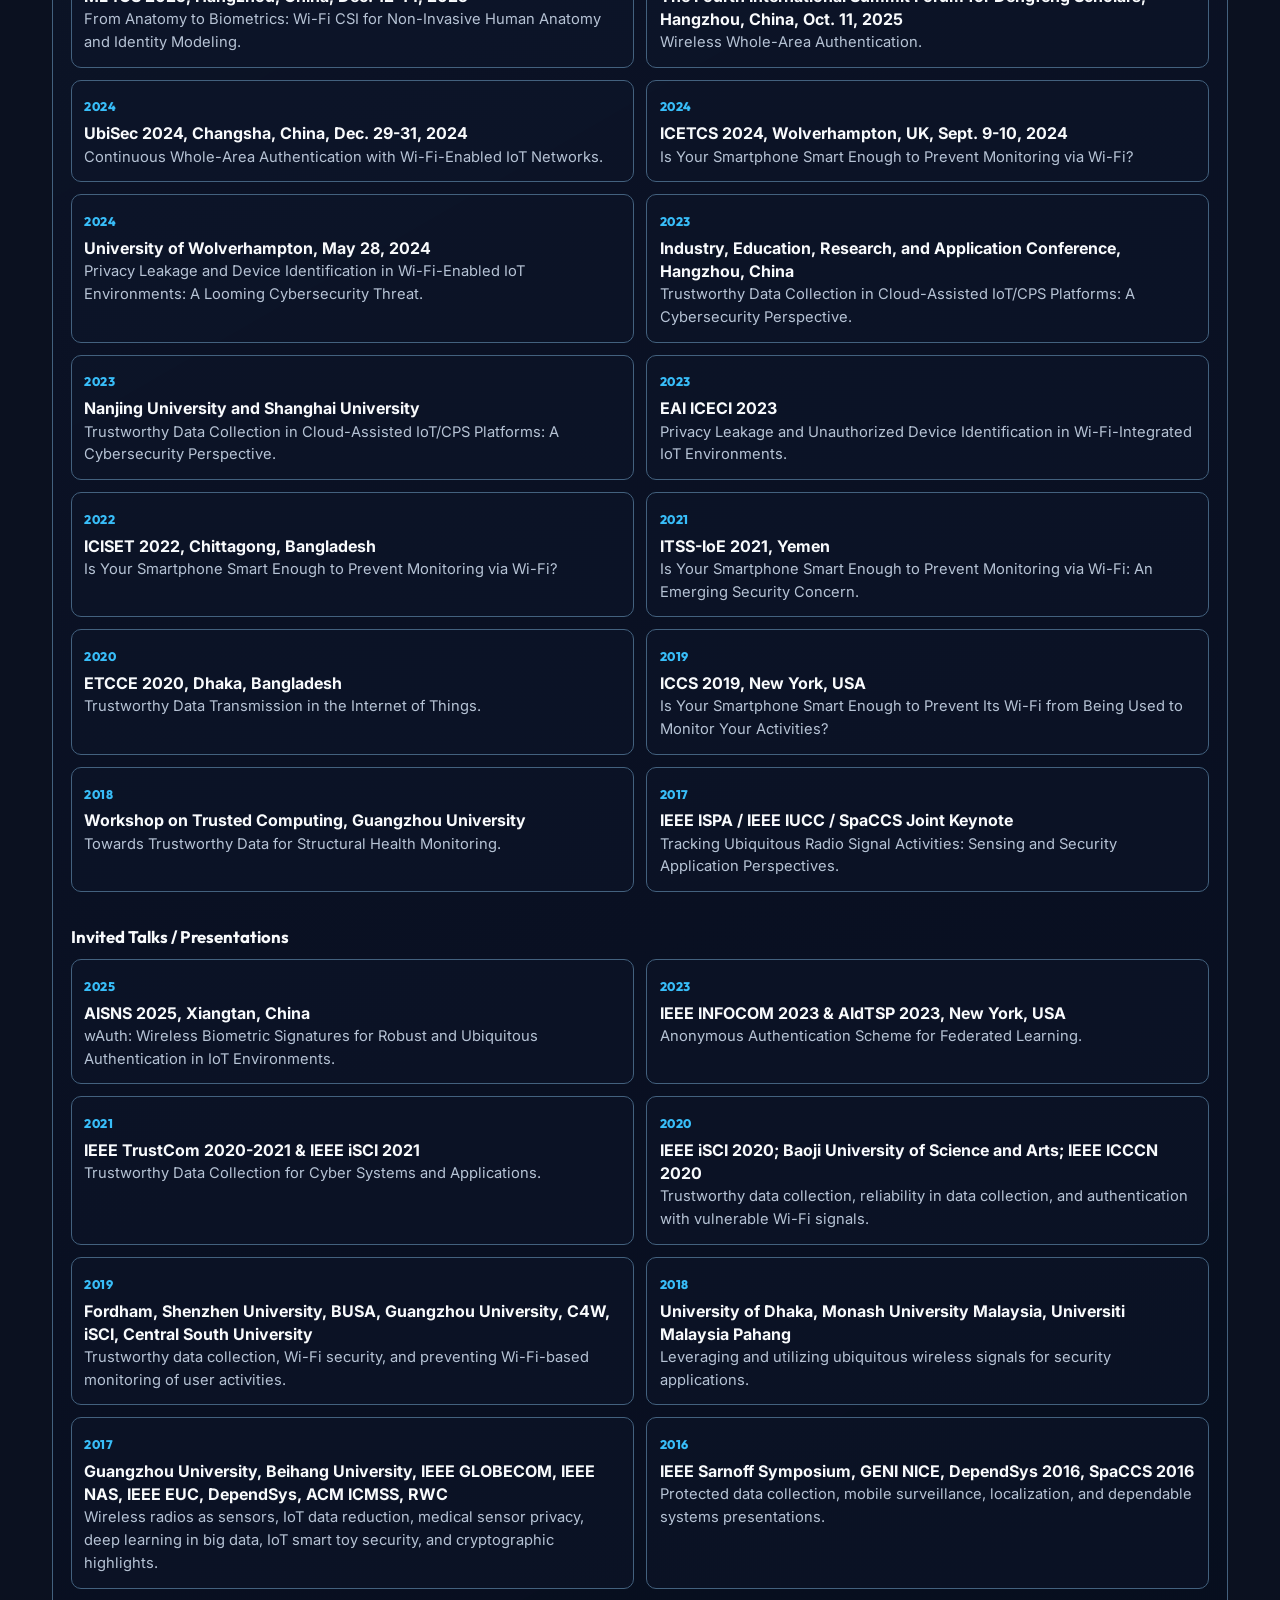
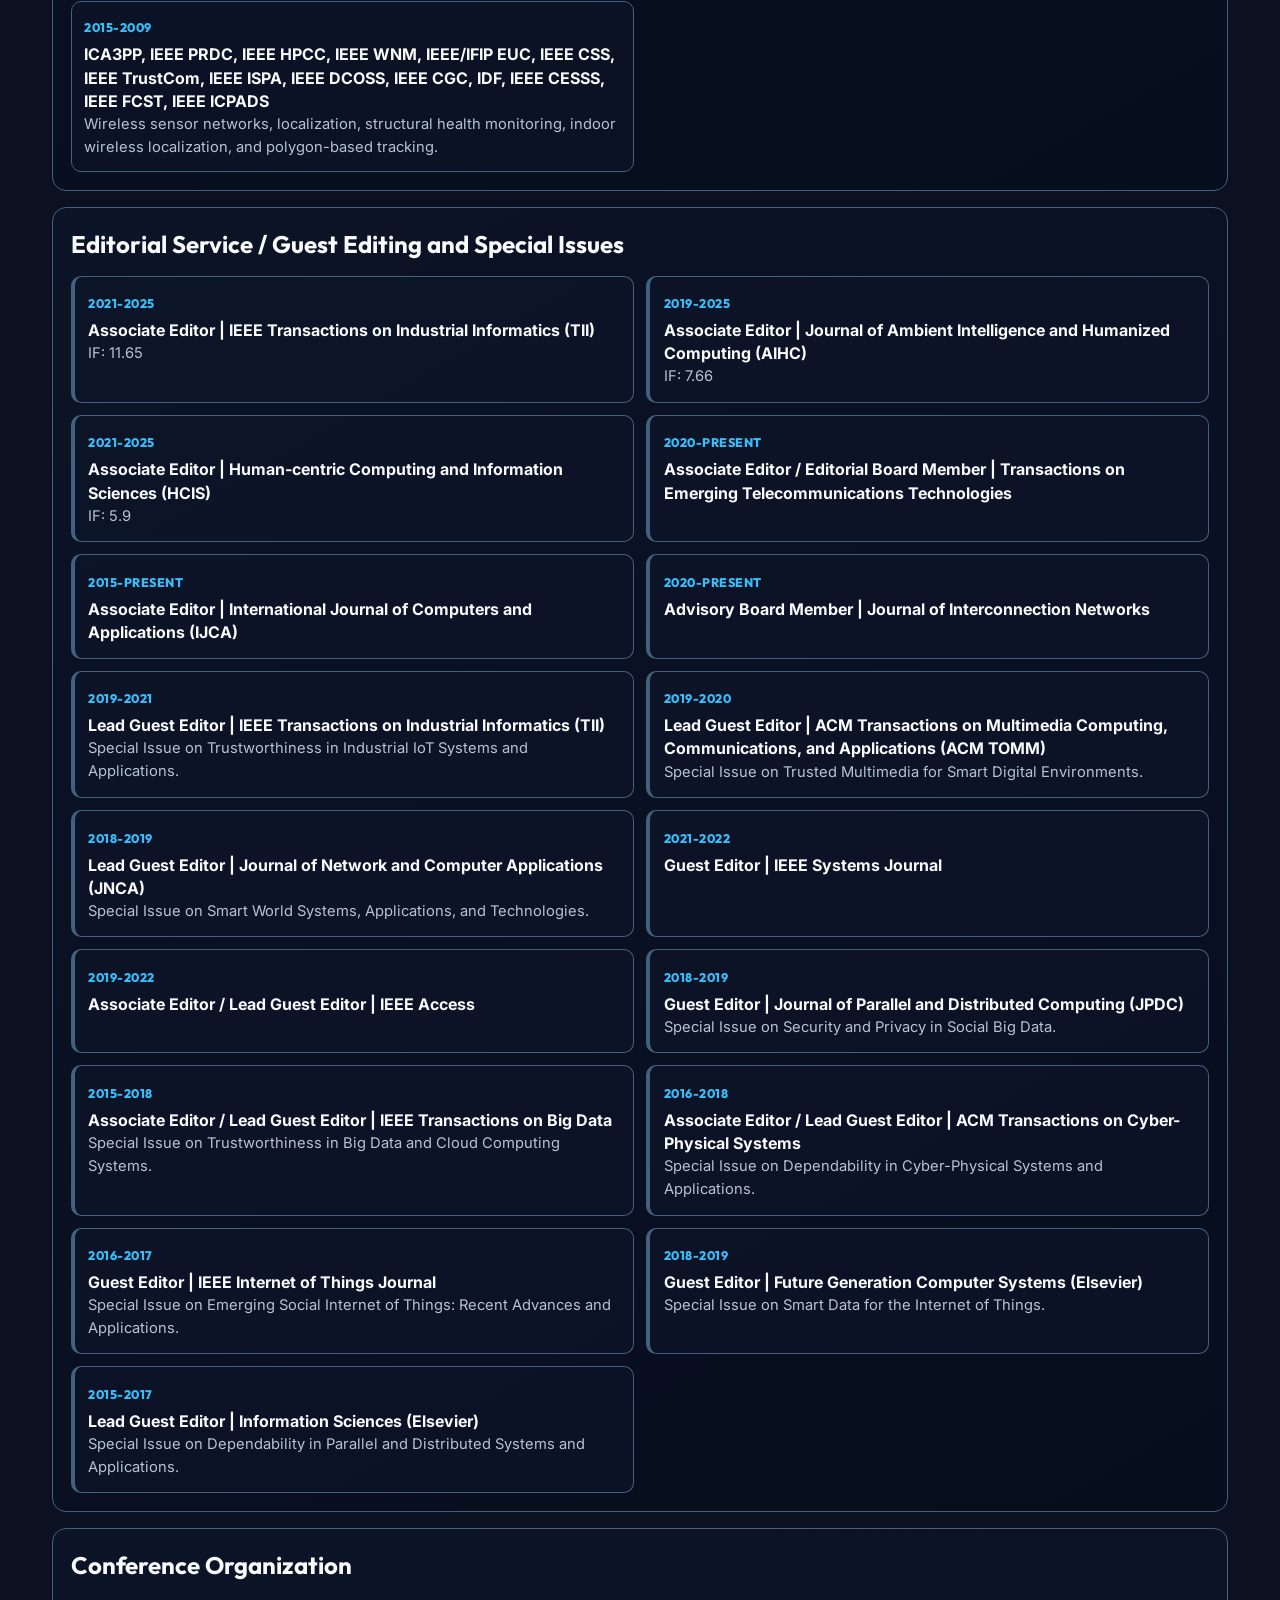
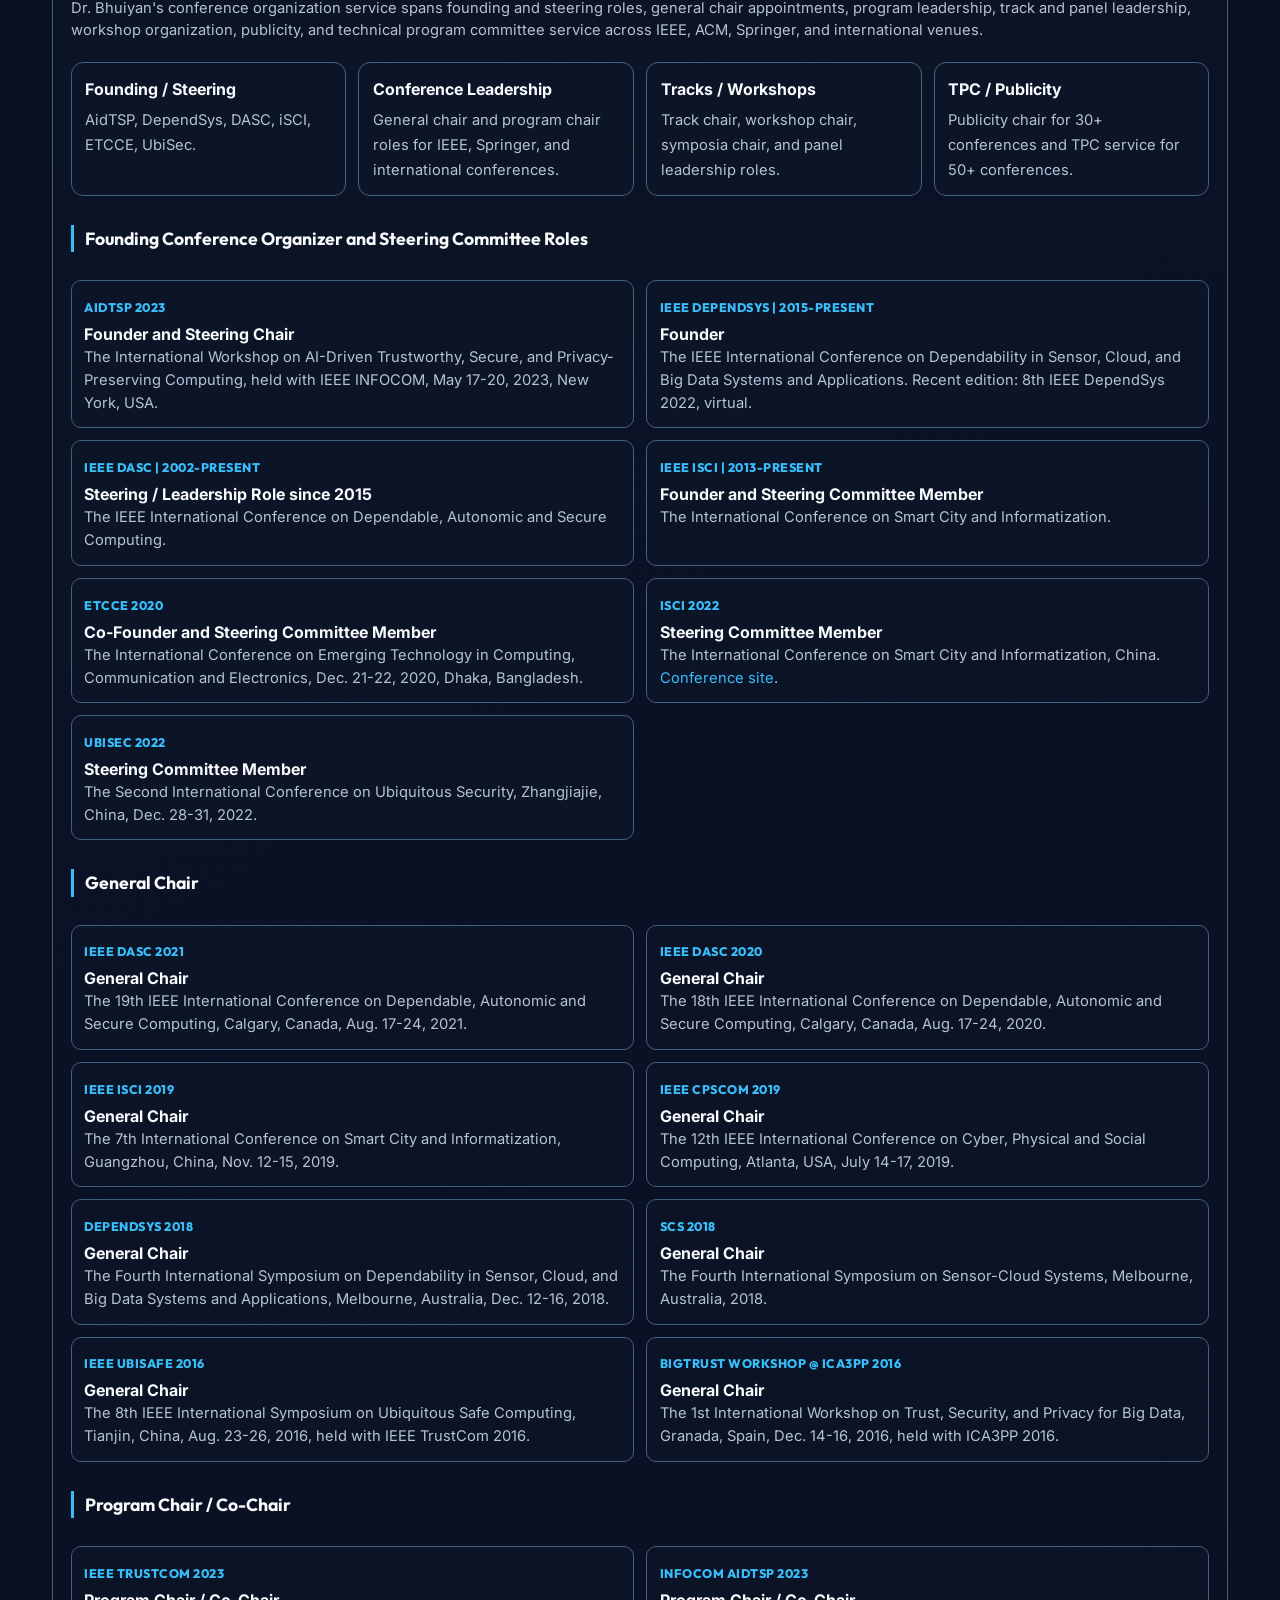
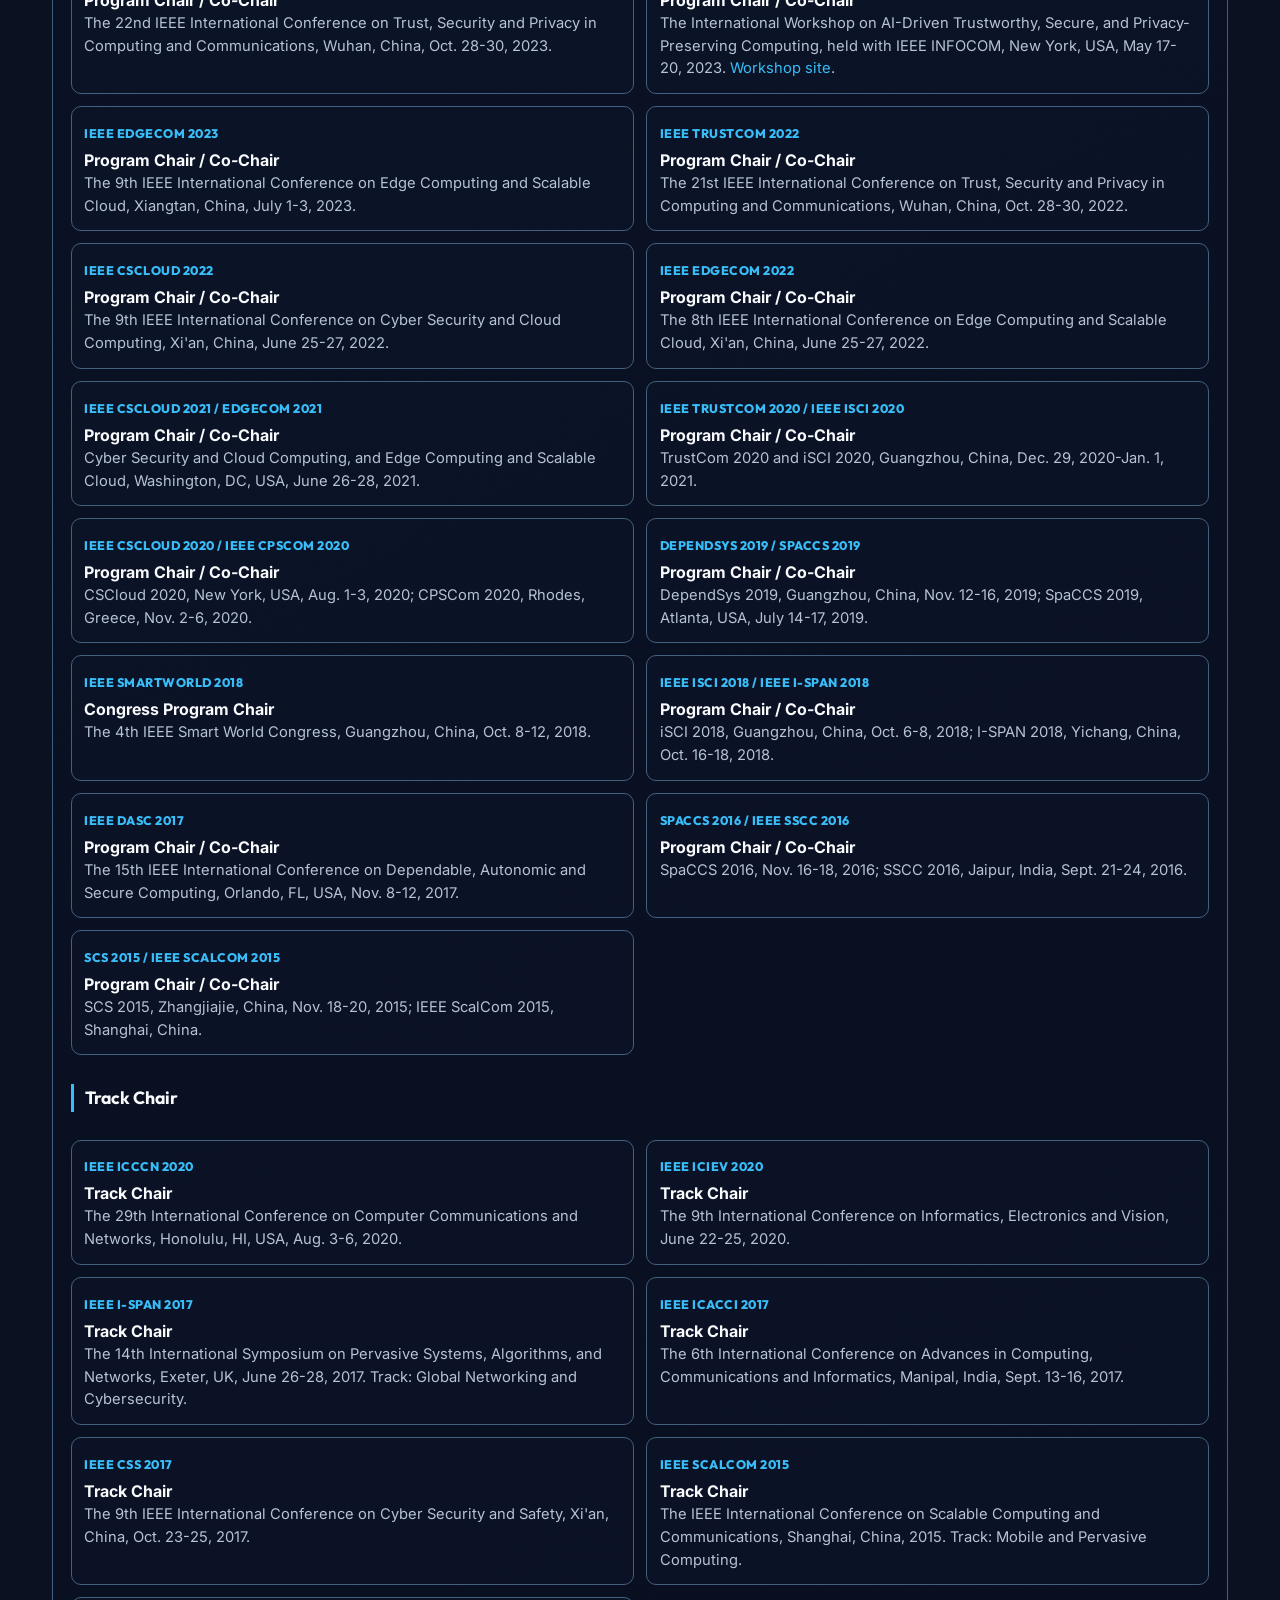
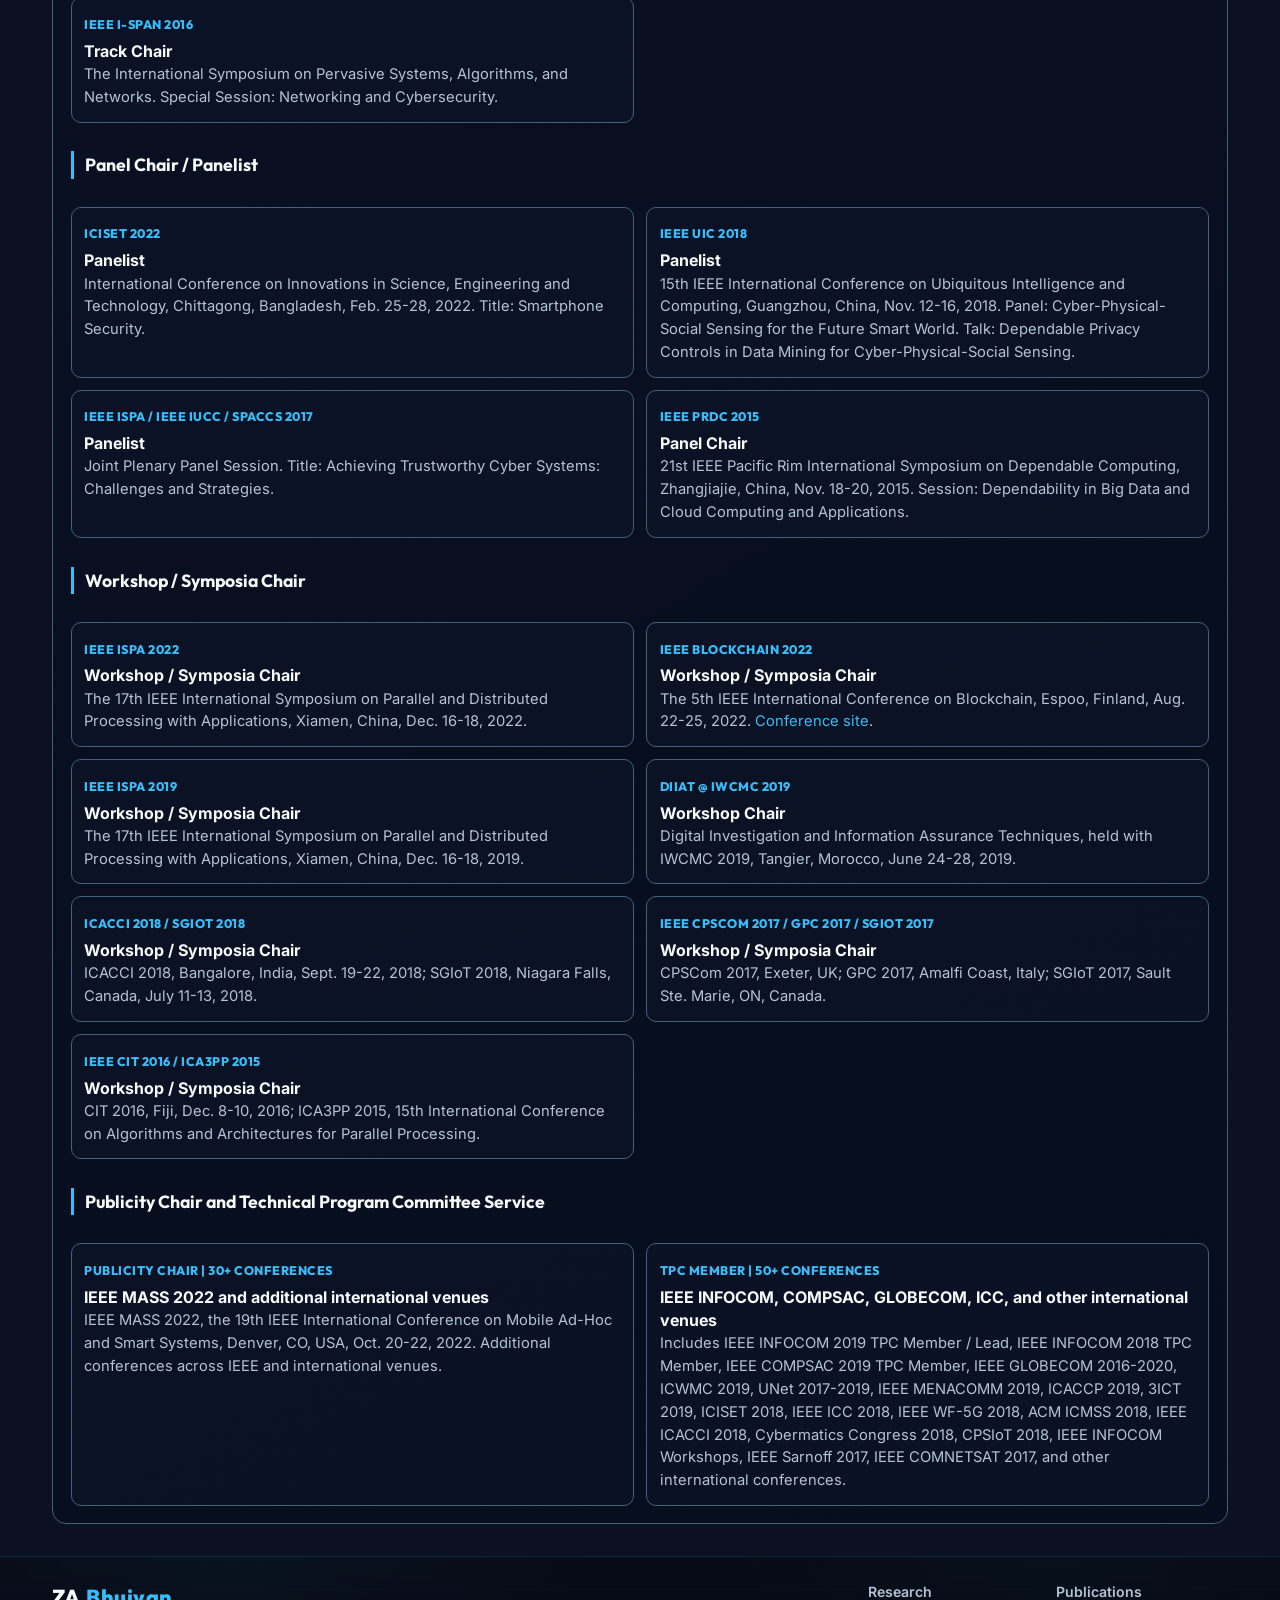
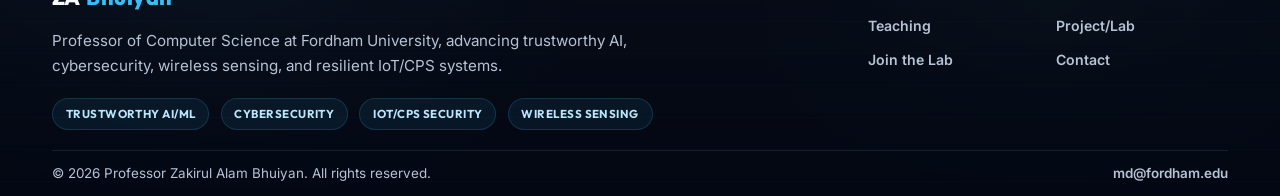
<file: services.html>
<!DOCTYPE html>
<html lang="en">

<head>
    <meta charset="UTF-8">
    <meta name="viewport" content="width=device-width, initial-scale=1.0">
    <title>Services | Zakirul Alam Bhuiyan</title>
    <meta name="description"
        content="Academic, professional, editorial, conference, and leadership services of Professor Zakirul Alam Bhuiyan.">
    <link rel="preconnect" href="https://fonts.googleapis.com">
    <link rel="preconnect" href="https://fonts.gstatic.com" crossorigin>
    <link
        href="https://fonts.googleapis.com/css2?family=Inter:wght@300;400;500;600&family=Outfit:wght@400;600;700;800&display=swap"
        rel="stylesheet">
    <link rel="stylesheet"
        href="https://cdnjs.cloudflare.com/ajax/libs/font-awesome/6.5.2/css/all.min.css">
    <link rel="stylesheet" href="css/style.css">
    <link rel="stylesheet" href="css/revision.css">
    <script>(function(){try{if(localStorage.getItem('theme')==='light'){document.documentElement.setAttribute('data-theme','light');}}catch(e){}})();</script>
</head>

<body>
    <canvas id="bg-canvas"></canvas>

    <nav id="navbar">
        <div class="nav-container">
            <a href="index.html" class="logo">ZA <span>Bhuiyan</span></a>
            <ul class="nav-links">
                <li><a href="index.html" >Home</a></li>
                <li><a href="research.html">Research & Students</a></li>
                <li><a href="publications.html">Publications</a></li>
                <li><a href="teaching.html">Teaching</a></li>
                <li><a href="projects.html">Project/Lab</a></li>
                <li><a href="join-lab.html">Join-the-Lab</a></li>
                <li><a href="services.html">Services</a></li>
                <li><a href="contact.html">Contact</a></li>
            </ul>
            <div class="nav-controls">
                <button class="theme-toggle" aria-label="Toggle Theme">
                    <svg class="sun-icon" viewBox="0 0 24 24" fill="none" stroke="currentColor" stroke-width="2"><circle cx="12" cy="12" r="5"/><path d="M12 1v2M12 21v2M4.22 4.22l1.42 1.42M18.36 18.36l1.42 1.42M1 12h2M21 12h2M4.22 19.78l1.42-1.42M18.36 5.64l1.42-1.42"/></svg>
                    <svg class="moon-icon" viewBox="0 0 24 24" fill="none" stroke="currentColor" stroke-width="2"><path d="M21 12.79A9 9 0 1 1 11.21 3 7 7 0 0 0 21 12.79z"/></svg>
                </button>
                <button class="mobile-menu-btn" aria-label="Toggle Menu">
                    <span class="bar"></span>
                    <span class="bar"></span>
                    <span class="bar"></span>
                </button>
            </div>
        </div>
    </nav>

    <section id="services" class="services services-page container">
        <div class="services-hero slide-up">
            <p class="services-kicker">Service Portfolio</p>
            <h1 class="section-title">Services & Leadership</h1>
            <p class="section-subtitle">
                Academic leadership, departmental governance, professional consulting, thesis evaluation,
                proceedings editing, society service, invited talks, editorial work, and conference contributions.
            </p>
            <div class="services-stats">
                <span>Academic Leadership</span>
                <span>Editorial Boards</span>
                <span>Global Keynotes</span>
                <span>Professional Service</span>
            </div>
        </div>

        <div class="topic-tabs research-topic-tabs services-tabs slide-up" aria-label="Services categories">
            <button class="research-tab-btn active" data-target="all">All</button>
            <button class="research-tab-btn" data-target="academic">Academic</button>
            <button class="research-tab-btn" data-target="department">Department</button>
            <button class="research-tab-btn" data-target="consulting">Consulting</button>
            <button class="research-tab-btn" data-target="thesis">Thesis Evaluator</button>
            <button class="research-tab-btn" data-target="proceedings">Proceedings</button>
            <button class="research-tab-btn" data-target="societies">Societies</button>
            <button class="research-tab-btn" data-target="keynotes">Keynotes</button>
            <button class="research-tab-btn" data-target="editorial">Editorial</button>
            <button class="research-tab-btn" data-target="conference">Conference</button>
        </div>

        <div class="research-switcher services-switcher">
            <article class="research-filter-item service-panel is-visible-panel slide-up is-visible" data-section="academic">
                <h2>Academic Services</h2>
                <ul class="service-timeline-list">
                    <li><strong>Associate Chair | Director of Undergraduate Studies (RH)</strong><span>2022-Present</span></li>
                    <li><strong>Director, Fordham Dependable and Secure Systems (DependSys) Lab</strong><span>2017-Present</span></li>
                    <li><strong>Core Advisor, RH, Fordham University</strong><span>2017-2022</span></li>
                    <li><strong>Advisor, Cybersecurity Minor</strong><span>2018-2022</span></li>
                    <li><strong>Advisor, Computer Science Minor</strong><span>2016-2022</span></li>
                    <li><strong>CS-Math Program Advisor, Fordham University</strong><span>2017-2020</span></li>
                    <li><strong>Adjunct Graduate Faculty, Graduate School, Temple University</strong><span>2015-2016</span></li>
                </ul>
            </article>

            <article class="research-filter-item service-panel is-visible-panel slide-up is-visible" data-section="department">
                <h2>Department Committee</h2>
                <ul class="service-timeline-list">
                    <li><strong>Bepler Chair Search Committee Member</strong><span>2025-2026</span></li>
                    <li><strong>PhD Admission Committee Member, Computer Science PhD Program</strong><span>2024-Present</span></li>
                    <li><strong>PhD Academic Committee Member, Computer Science PhD Program</strong><span>2021-Present</span></li>
                    <li><strong>Member, MS Cybersecurity in Data Science Certificate Development Team</strong><span>2022</span></li>
                    <li><strong>MSCS Program Committee Member, CIS Department, Fordham University</strong><span>2023-2024</span></li>
                    <li><strong>Co Chair, Curriculum Development Improvement Committee</strong><span>2023-2025</span></li>
                    <li><strong>Cybersecurity Recruitment Committee Member</strong><span>2017-2023</span></li>
                    <li><strong>Data Analytics Recruitment Committee Member</strong><span>2017-2021</span></li>
                </ul>
            </article>

            <article class="research-filter-item service-panel is-visible-panel slide-up is-visible" data-section="consulting">
                <h2>Professional Consulting</h2>
                <div class="service-card-grid">
                    <div class="service-mini-card">
                        <h3>Mentor and Consultant</h3>
                        <p>RiTECHS Research-Innovation-Technology-Solution</p>
                        <a href="http://ritechs.org/" target="_blank" rel="noopener">ritechs.org</a>
                    </div>
                    <div class="service-mini-card">
                        <h3>Consultant to Cyber Incident Response Team</h3>
                        <p>NY CyberCommand, USA</p>
                        <span>2019-2021</span>
                    </div>
                    <div class="service-mini-card">
                        <h3>International Research Project Consultant</h3>
                        <p>Information Science Department, College of Computer and Information Sciences, King Saud University.</p>
                    </div>
                    <div class="service-mini-card">
                        <h3>Research Project Consultant</h3>
                        <p>School of Computer and Software Engineering, Malaysia University Pahang.</p>
                    </div>
                </div>
            </article>

            <article class="research-filter-item service-panel is-visible-panel slide-up is-visible" data-section="thesis">
                <h2>Ph.D. Thesis Referee / External Evaluator</h2>
                <div class="service-record-grid">
                    <div><span>2025</span><strong>GITAM (Deemed to be University), India</strong><p>Integrated Approach for Brain Tumor Classification From MRI Scans Using PSO-based Features.</p></div>
                    <div><span>2022</span><strong>International Institute of Information Technology, Naya Raipur</strong><p>Design and Analysis of Blockchain based Data Security Protocols with Authentication Mechanism.</p></div>
                    <div><span>2021</span><strong>Victoria University, Canada</strong><p>Reliable Mobile App Services Through Composite Design.</p></div>
                    <div><span>2021</span><strong>Anna University, Chennai, India</strong><p>Secured Sensing in IoT.</p></div>
                    <div><span>2021</span><strong>University Malaysia Pahang, Malaysia</strong><p>Cooperative Secured Network-based Rescue Operations.</p></div>
                    <div><span>2018</span><strong>Monash University, Australia</strong><p>Content Sharing using Smart Mobile Devices in Irregular Meeting Places.</p></div>
                    <div><span>2016</span><strong>Deakin University, Australia</strong><p>Combating Cyber Attacks in Cloud Computing Using Machine Learning Techniques.</p></div>
                    <div><span>2016</span><strong>University of New South Wales, Australia</strong><p>Secure Session Initiation Protocol Solutions for Mobile Ad Hoc Network.</p></div>
                    <div><span>2016</span><strong>University of South Australia</strong><p>Analyzing and Detecting Twitter Spam.</p></div>
                    <div><span>2016</span><strong>Deakin University, Australia</strong><p>Deficient Data Classification with Fuzzy Learning.</p></div>
                </div>
            </article>

            <article class="research-filter-item service-panel is-visible-panel slide-up is-visible" data-section="proceedings">
                <h2>Proceedings Editor</h2>
                <div class="proceedings-list">
                    <article>
                        <span>IEEE</span>
                        <h3>DASC-PICom-DataCom-CyberSciTec 2016</h3>
                        <p>Kevin I-Kai Wang, Qun Jin, Qingchen Zhang, Md Zakirul Alam Bhuiyan, Robert Ching-Hsien Hsu, IEEE Computer Society. ISBN 978-1-5090-4065-0.</p>
                        <a href="https://doi.org/10.1109/DASC-PICom-DataCom-CyberSciTec.2016.105" target="_blank" rel="noopener">DOI: 10.1109/DASC-PICom-DataCom-CyberSciTec.2016.105</a>
                    </article>
                    <article>
                        <span>Springer</span>
                        <h3>Security in Computing and Communications</h3>
                        <p>Peter Mueller, Sabu M Thampi, Zakirul Alam Bhuiyan, Ryan Ko, Robin Doss, Jose M. Alcaraz Calero. eBook ISBN 978-981-10-2738-3, 474 pages, Springer Singapore, 2016.</p>
                        <a href="https://doi.org/10.1007/978-981-10-2738-3" target="_blank" rel="noopener">DOI: 10.1007/978-981-10-2738-3</a>
                    </article>
                    <article>
                        <span>Springer</span>
                        <h3>ICA3PP 2016</h3>
                        <p>The 16th International Conference on Algorithms and Architectures for Parallel Processing. Publisher: Theoretical Computer Science and General Issues, Springer. eBook ISBN 978-3-319-49956-7, 384 pages, 2016.</p>
                        <a href="https://doi.org/10.1007/978-3-319-49956-7" target="_blank" rel="noopener">DOI: 10.1007/978-3-319-49956-7</a>
                    </article>
                    <article>
                        <span>IEEE</span>
                        <h3>IEEE SmartWorld/UIC/ATC/ScalCom/CBDCom/IoP/SCI 2018</h3>
                        <p>SmartWorld/SCALCOM/UIC/ATC/CBDCom/IOP/SCI 2018, Guangzhou, China, October 8-12, 2018. IEEE 2018, ISBN 978-1-5386-9380-3.</p>
                    </article>
                </div>
            </article>

            <article class="research-filter-item service-panel is-visible-panel slide-up is-visible" data-section="societies">
                <h2>Services to Professional Societies</h2>
                <div class="society-layout">
                    <div class="service-mini-card featured-service">
                        <h3>Core Technical Board Member</h3>
                        <p>IEEE HI-TC: Hyper-Intelligence Technical Committee (HITC)</p>
                        <a href="https://ieee-hyperintelligence.org/index" target="_blank" rel="noopener">ieee-hyperintelligence.org</a>
                    </div>
                    <div>
                        <h3 class="sub-section-title">Professional Memberships</h3>
                        <ul class="service-chip-list">
                            <li>Senior Member, Institute of Electrical and Electronics Engineering (IEEE)</li>
                            <li>IEEE Computer Society (Member)</li>
                            <li>Association for Computing Machinery (ACM) (Member)</li>
                            <li>IEEE Communications Society (ComSoc) Member</li>
                            <li>IEEE Young Professional Member</li>
                            <li>IEEE SMC Technical Committee on Cybermatics</li>
                            <li>IEEE Sensors Council</li>
                            <li>IEEE Systems Council</li>
                            <li>IEEE Biometrics Council</li>
                            <li>IEEE Council on RFID</li>
                            <li>IEEE Nanotechnology Council</li>
                        </ul>
                    </div>
                </div>
            </article>

            <article class="research-filter-item service-panel is-visible-panel slide-up is-visible" data-section="keynotes">
                <h2>Keynotes / Invited Talks / Presentations</h2>
                <div class="talk-section">
                    <h3>Keynotes</h3>
                    <ol class="talk-list">
                        <li><span>2025</span><strong>ML4CS 2025, Hangzhou, China, Dec. 12-14, 2025</strong><p>From Anatomy to Biometrics: Wi-Fi CSI for Non-Invasive Human Anatomy and Identity Modeling.</p></li>
                        <li><span>2025</span><strong>The Fourth International Summit Forum for Dengfeng Scholars, Hangzhou, China, Oct. 11, 2025</strong><p>Wireless Whole-Area Authentication.</p></li>
                        <li><span>2024</span><strong>UbiSec 2024, Changsha, China, Dec. 29-31, 2024</strong><p>Continuous Whole-Area Authentication with Wi-Fi-Enabled IoT Networks.</p></li>
                        <li><span>2024</span><strong>ICETCS 2024, Wolverhampton, UK, Sept. 9-10, 2024</strong><p>Is Your Smartphone Smart Enough to Prevent Monitoring via Wi-Fi?</p></li>
                        <li><span>2024</span><strong>University of Wolverhampton, May 28, 2024</strong><p>Privacy Leakage and Device Identification in Wi-Fi-Enabled IoT Environments: A Looming Cybersecurity Threat.</p></li>
                        <li><span>2023</span><strong>Industry, Education, Research, and Application Conference, Hangzhou, China</strong><p>Trustworthy Data Collection in Cloud-Assisted IoT/CPS Platforms: A Cybersecurity Perspective.</p></li>
                        <li><span>2023</span><strong>Nanjing University and Shanghai University</strong><p>Trustworthy Data Collection in Cloud-Assisted IoT/CPS Platforms: A Cybersecurity Perspective.</p></li>
                        <li><span>2023</span><strong>EAI ICECI 2023</strong><p>Privacy Leakage and Unauthorized Device Identification in Wi-Fi-Integrated IoT Environments.</p></li>
                        <li><span>2022</span><strong>ICISET 2022, Chittagong, Bangladesh</strong><p>Is Your Smartphone Smart Enough to Prevent Monitoring via Wi-Fi?</p></li>
                        <li><span>2021</span><strong>ITSS-IoE 2021, Yemen</strong><p>Is Your Smartphone Smart Enough to Prevent Monitoring via Wi-Fi: An Emerging Security Concern.</p></li>
                        <li><span>2020</span><strong>ETCCE 2020, Dhaka, Bangladesh</strong><p>Trustworthy Data Transmission in the Internet of Things.</p></li>
                        <li><span>2019</span><strong>ICCS 2019, New York, USA</strong><p>Is Your Smartphone Smart Enough to Prevent Its Wi-Fi from Being Used to Monitor Your Activities?</p></li>
                        <li><span>2018</span><strong>Workshop on Trusted Computing, Guangzhou University</strong><p>Towards Trustworthy Data for Structural Health Monitoring.</p></li>
                        <li><span>2017</span><strong>IEEE ISPA / IEEE IUCC / SpaCCS Joint Keynote</strong><p>Tracking Ubiquitous Radio Signal Activities: Sensing and Security Application Perspectives.</p></li>
                    </ol>
                </div>
                <div class="talk-section">
                    <h3>Invited Talks / Presentations</h3>
                    <ol class="talk-list compact-talks">
                        <li><span>2025</span><strong>AISNS 2025, Xiangtan, China</strong><p>wAuth: Wireless Biometric Signatures for Robust and Ubiquitous Authentication in IoT Environments.</p></li>
                        <li><span>2023</span><strong>IEEE INFOCOM 2023 & AIdTSP 2023, New York, USA</strong><p>Anonymous Authentication Scheme for Federated Learning.</p></li>
                        <li><span>2021</span><strong>IEEE TrustCom 2020-2021 & IEEE iSCI 2021</strong><p>Trustworthy Data Collection for Cyber Systems and Applications.</p></li>
                        <li><span>2020</span><strong>IEEE iSCI 2020; Baoji University of Science and Arts; IEEE ICCCN 2020</strong><p>Trustworthy data collection, reliability in data collection, and authentication with vulnerable Wi-Fi signals.</p></li>
                        <li><span>2019</span><strong>Fordham, Shenzhen University, BUSA, Guangzhou University, C4W, iSCI, Central South University</strong><p>Trustworthy data collection, Wi-Fi security, and preventing Wi-Fi-based monitoring of user activities.</p></li>
                        <li><span>2018</span><strong>University of Dhaka, Monash University Malaysia, Universiti Malaysia Pahang</strong><p>Leveraging and utilizing ubiquitous wireless signals for security applications.</p></li>
                        <li><span>2017</span><strong>Guangzhou University, Beihang University, IEEE GLOBECOM, IEEE NAS, IEEE EUC, DependSys, ACM ICMSS, RWC</strong><p>Wireless radios as sensors, IoT data reduction, medical sensor privacy, deep learning in big data, IoT smart toy security, and cryptographic highlights.</p></li>
                        <li><span>2016</span><strong>IEEE Sarnoff Symposium, GENI NICE, DependSys 2016, SpaCCS 2016</strong><p>Protected data collection, mobile surveillance, localization, and dependable systems presentations.</p></li>
                        <li><span>2015-2009</span><strong>ICA3PP, IEEE PRDC, IEEE HPCC, IEEE WNM, IEEE/IFIP EUC, IEEE CSS, IEEE TrustCom, IEEE ISPA, IEEE DCOSS, IEEE CGC, IDF, IEEE CESSS, IEEE FCST, IEEE ICPADS</strong><p>Wireless sensor networks, localization, structural health monitoring, indoor wireless localization, and polygon-based tracking.</p></li>
                    </ol>
                </div>
            </article>

            <article class="research-filter-item service-panel is-visible-panel slide-up is-visible" data-section="editorial">
                <h2>Editorial Service / Guest Editing and Special Issues</h2>
                <div class="editorial-list">
                    <div><span>2021-2025</span><strong>Associate Editor | IEEE Transactions on Industrial Informatics (TII)</strong><p>IF: 11.65</p></div>
                    <div><span>2019-2025</span><strong>Associate Editor | Journal of Ambient Intelligence and Humanized Computing (AIHC)</strong><p>IF: 7.66</p></div>
                    <div><span>2021-2025</span><strong>Associate Editor | Human-centric Computing and Information Sciences (HCIS)</strong><p>IF: 5.9</p></div>
                    <div><span>2020-Present</span><strong>Associate Editor / Editorial Board Member | Transactions on Emerging Telecommunications Technologies</strong></div>
                    <div><span>2015-Present</span><strong>Associate Editor | International Journal of Computers and Applications (IJCA)</strong></div>
                    <div><span>2020-Present</span><strong>Advisory Board Member | Journal of Interconnection Networks</strong></div>
                    <div><span>2019-2021</span><strong>Lead Guest Editor | IEEE Transactions on Industrial Informatics (TII)</strong><p>Special Issue on Trustworthiness in Industrial IoT Systems and Applications.</p></div>
                    <div><span>2019-2020</span><strong>Lead Guest Editor | ACM Transactions on Multimedia Computing, Communications, and Applications (ACM TOMM)</strong><p>Special Issue on Trusted Multimedia for Smart Digital Environments.</p></div>
                    <div><span>2018-2019</span><strong>Lead Guest Editor | Journal of Network and Computer Applications (JNCA)</strong><p>Special Issue on Smart World Systems, Applications, and Technologies.</p></div>
                    <div><span>2021-2022</span><strong>Guest Editor | IEEE Systems Journal</strong></div>
                    <div><span>2019-2022</span><strong>Associate Editor / Lead Guest Editor | IEEE Access</strong></div>
                    <div><span>2018-2019</span><strong>Guest Editor | Journal of Parallel and Distributed Computing (JPDC)</strong><p>Special Issue on Security and Privacy in Social Big Data.</p></div>
                    <div><span>2015-2018</span><strong>Associate Editor / Lead Guest Editor | IEEE Transactions on Big Data</strong><p>Special Issue on Trustworthiness in Big Data and Cloud Computing Systems.</p></div>
                    <div><span>2016-2018</span><strong>Associate Editor / Lead Guest Editor | ACM Transactions on Cyber-Physical Systems</strong><p>Special Issue on Dependability in Cyber-Physical Systems and Applications.</p></div>
                    <div><span>2016-2017</span><strong>Guest Editor | IEEE Internet of Things Journal</strong><p>Special Issue on Emerging Social Internet of Things: Recent Advances and Applications.</p></div>
                    <div><span>2018-2019</span><strong>Guest Editor | Future Generation Computer Systems (Elsevier)</strong><p>Special Issue on Smart Data for the Internet of Things.</p></div>
                    <div><span>2015-2017</span><strong>Lead Guest Editor | Information Sciences (Elsevier)</strong><p>Special Issue on Dependability in Parallel and Distributed Systems and Applications.</p></div>
                </div>
            </article>

            <article class="research-filter-item service-panel is-visible-panel slide-up is-visible" data-section="conference">
                <h2>Conference Organization</h2>
                <div class="conference-service">
                    <p>
                        Dr. Bhuiyan's conference organization service spans founding and steering roles, general chair
                        appointments, program leadership, track and panel leadership, workshop organization, publicity,
                        and technical program committee service across IEEE, ACM, Springer, and international venues.
                    </p>
                    <div class="conference-grid">
                        <div><strong>Founding / Steering</strong><span>AidTSP, DependSys, DASC, iSCI, ETCCE, UbiSec.</span></div>
                        <div><strong>Conference Leadership</strong><span>General chair and program chair roles for IEEE, Springer, and international conferences.</span></div>
                        <div><strong>Tracks / Workshops</strong><span>Track chair, workshop chair, symposia chair, and panel leadership roles.</span></div>
                        <div><strong>TPC / Publicity</strong><span>Publicity chair for 30+ conferences and TPC service for 50+ conferences.</span></div>
                    </div>

                    <div class="conference-role-group">
                        <h3>Founding Conference Organizer and Steering Committee Roles</h3>
                        <ol class="talk-list compact-talks">
                            <li><span>AidTSP 2023</span><strong>Founder and Steering Chair</strong><p>The International Workshop on AI-Driven Trustworthy, Secure, and Privacy-Preserving Computing, held with IEEE INFOCOM, May 17-20, 2023, New York, USA.</p></li>
                            <li><span>IEEE DependSys | 2015-Present</span><strong>Founder</strong><p>The IEEE International Conference on Dependability in Sensor, Cloud, and Big Data Systems and Applications. Recent edition: 8th IEEE DependSys 2022, virtual.</p></li>
                            <li><span>IEEE DASC | 2002-Present</span><strong>Steering / Leadership Role since 2015</strong><p>The IEEE International Conference on Dependable, Autonomic and Secure Computing.</p></li>
                            <li><span>IEEE iSCI | 2013-Present</span><strong>Founder and Steering Committee Member</strong><p>The International Conference on Smart City and Informatization.</p></li>
                            <li><span>ETCCE 2020</span><strong>Co-Founder and Steering Committee Member</strong><p>The International Conference on Emerging Technology in Computing, Communication and Electronics, Dec. 21-22, 2020, Dhaka, Bangladesh.</p></li>
                            <li><span>iSCI 2022</span><strong>Steering Committee Member</strong><p>The International Conference on Smart City and Informatization, China. <a href="http://www.ieee-hust-ncc.org/2022/iSCI/index.html" target="_blank" rel="noopener">Conference site</a>.</p></li>
                            <li><span>UbiSec 2022</span><strong>Steering Committee Member</strong><p>The Second International Conference on Ubiquitous Security, Zhangjiajie, China, Dec. 28-31, 2022.</p></li>
                        </ol>
                    </div>

                    <div class="conference-role-group">
                        <h3>General Chair</h3>
                        <ol class="talk-list compact-talks">
                            <li><span>IEEE DASC 2021</span><strong>General Chair</strong><p>The 19th IEEE International Conference on Dependable, Autonomic and Secure Computing, Calgary, Canada, Aug. 17-24, 2021.</p></li>
                            <li><span>IEEE DASC 2020</span><strong>General Chair</strong><p>The 18th IEEE International Conference on Dependable, Autonomic and Secure Computing, Calgary, Canada, Aug. 17-24, 2020.</p></li>
                            <li><span>IEEE iSCI 2019</span><strong>General Chair</strong><p>The 7th International Conference on Smart City and Informatization, Guangzhou, China, Nov. 12-15, 2019.</p></li>
                            <li><span>IEEE CPSCom 2019</span><strong>General Chair</strong><p>The 12th IEEE International Conference on Cyber, Physical and Social Computing, Atlanta, USA, July 14-17, 2019.</p></li>
                            <li><span>DependSys 2018</span><strong>General Chair</strong><p>The Fourth International Symposium on Dependability in Sensor, Cloud, and Big Data Systems and Applications, Melbourne, Australia, Dec. 12-16, 2018.</p></li>
                            <li><span>SCS 2018</span><strong>General Chair</strong><p>The Fourth International Symposium on Sensor-Cloud Systems, Melbourne, Australia, 2018.</p></li>
                            <li><span>IEEE UbiSafe 2016</span><strong>General Chair</strong><p>The 8th IEEE International Symposium on Ubiquitous Safe Computing, Tianjin, China, Aug. 23-26, 2016, held with IEEE TrustCom 2016.</p></li>
                            <li><span>BigTrust Workshop @ ICA3PP 2016</span><strong>General Chair</strong><p>The 1st International Workshop on Trust, Security, and Privacy for Big Data, Granada, Spain, Dec. 14-16, 2016, held with ICA3PP 2016.</p></li>
                        </ol>
                    </div>

                    <div class="conference-role-group">
                        <h3>Program Chair / Co-Chair</h3>
                        <ol class="talk-list compact-talks">
                            <li><span>IEEE TrustCom 2023</span><strong>Program Chair / Co-Chair</strong><p>The 22nd IEEE International Conference on Trust, Security and Privacy in Computing and Communications, Wuhan, China, Oct. 28-30, 2023.</p></li>
                            <li><span>INFOCOM AidTSP 2023</span><strong>Program Chair / Co-Chair</strong><p>The International Workshop on AI-Driven Trustworthy, Secure, and Privacy-Preserving Computing, held with IEEE INFOCOM, New York, USA, May 17-20, 2023. <a href="https://infocom2023.ieee-infocom.org/2023-international-workshop-ai-driven-trustworthy-secure-and-privacy-preserving-computing-aidtsp" target="_blank" rel="noopener">Workshop site</a>.</p></li>
                            <li><span>IEEE EdgeCom 2023</span><strong>Program Chair / Co-Chair</strong><p>The 9th IEEE International Conference on Edge Computing and Scalable Cloud, Xiangtan, China, July 1-3, 2023.</p></li>
                            <li><span>IEEE TrustCom 2022</span><strong>Program Chair / Co-Chair</strong><p>The 21st IEEE International Conference on Trust, Security and Privacy in Computing and Communications, Wuhan, China, Oct. 28-30, 2022.</p></li>
                            <li><span>IEEE CSCloud 2022</span><strong>Program Chair / Co-Chair</strong><p>The 9th IEEE International Conference on Cyber Security and Cloud Computing, Xi'an, China, June 25-27, 2022.</p></li>
                            <li><span>IEEE EdgeCom 2022</span><strong>Program Chair / Co-Chair</strong><p>The 8th IEEE International Conference on Edge Computing and Scalable Cloud, Xi'an, China, June 25-27, 2022.</p></li>
                            <li><span>IEEE CSCloud 2021 / EdgeCom 2021</span><strong>Program Chair / Co-Chair</strong><p>Cyber Security and Cloud Computing, and Edge Computing and Scalable Cloud, Washington, DC, USA, June 26-28, 2021.</p></li>
                            <li><span>IEEE TrustCom 2020 / IEEE iSCI 2020</span><strong>Program Chair / Co-Chair</strong><p>TrustCom 2020 and iSCI 2020, Guangzhou, China, Dec. 29, 2020-Jan. 1, 2021.</p></li>
                            <li><span>IEEE CSCloud 2020 / IEEE CPSCom 2020</span><strong>Program Chair / Co-Chair</strong><p>CSCloud 2020, New York, USA, Aug. 1-3, 2020; CPSCom 2020, Rhodes, Greece, Nov. 2-6, 2020.</p></li>
                            <li><span>DependSys 2019 / SpaCCS 2019</span><strong>Program Chair / Co-Chair</strong><p>DependSys 2019, Guangzhou, China, Nov. 12-16, 2019; SpaCCS 2019, Atlanta, USA, July 14-17, 2019.</p></li>
                            <li><span>IEEE SmartWorld 2018</span><strong>Congress Program Chair</strong><p>The 4th IEEE Smart World Congress, Guangzhou, China, Oct. 8-12, 2018.</p></li>
                            <li><span>IEEE iSCI 2018 / IEEE I-SPAN 2018</span><strong>Program Chair / Co-Chair</strong><p>iSCI 2018, Guangzhou, China, Oct. 6-8, 2018; I-SPAN 2018, Yichang, China, Oct. 16-18, 2018.</p></li>
                            <li><span>IEEE DASC 2017</span><strong>Program Chair / Co-Chair</strong><p>The 15th IEEE International Conference on Dependable, Autonomic and Secure Computing, Orlando, FL, USA, Nov. 8-12, 2017.</p></li>
                            <li><span>SpaCCS 2016 / IEEE SSCC 2016</span><strong>Program Chair / Co-Chair</strong><p>SpaCCS 2016, Nov. 16-18, 2016; SSCC 2016, Jaipur, India, Sept. 21-24, 2016.</p></li>
                            <li><span>SCS 2015 / IEEE ScalCom 2015</span><strong>Program Chair / Co-Chair</strong><p>SCS 2015, Zhangjiajie, China, Nov. 18-20, 2015; IEEE ScalCom 2015, Shanghai, China.</p></li>
                        </ol>
                    </div>

                    <div class="conference-role-group">
                        <h3>Track Chair</h3>
                        <ol class="talk-list compact-talks">
                            <li><span>IEEE ICCCN 2020</span><strong>Track Chair</strong><p>The 29th International Conference on Computer Communications and Networks, Honolulu, HI, USA, Aug. 3-6, 2020.</p></li>
                            <li><span>IEEE ICIEV 2020</span><strong>Track Chair</strong><p>The 9th International Conference on Informatics, Electronics and Vision, June 22-25, 2020.</p></li>
                            <li><span>IEEE I-SPAN 2017</span><strong>Track Chair</strong><p>The 14th International Symposium on Pervasive Systems, Algorithms, and Networks, Exeter, UK, June 26-28, 2017. Track: Global Networking and Cybersecurity.</p></li>
                            <li><span>IEEE ICACCI 2017</span><strong>Track Chair</strong><p>The 6th International Conference on Advances in Computing, Communications and Informatics, Manipal, India, Sept. 13-16, 2017.</p></li>
                            <li><span>IEEE CSS 2017</span><strong>Track Chair</strong><p>The 9th IEEE International Conference on Cyber Security and Safety, Xi'an, China, Oct. 23-25, 2017.</p></li>
                            <li><span>IEEE ScalCom 2015</span><strong>Track Chair</strong><p>The IEEE International Conference on Scalable Computing and Communications, Shanghai, China, 2015. Track: Mobile and Pervasive Computing.</p></li>
                            <li><span>IEEE I-SPAN 2016</span><strong>Track Chair</strong><p>The International Symposium on Pervasive Systems, Algorithms, and Networks. Special Session: Networking and Cybersecurity.</p></li>
                        </ol>
                    </div>

                    <div class="conference-role-group">
                        <h3>Panel Chair / Panelist</h3>
                        <ol class="talk-list compact-talks">
                            <li><span>ICISET 2022</span><strong>Panelist</strong><p>International Conference on Innovations in Science, Engineering and Technology, Chittagong, Bangladesh, Feb. 25-28, 2022. Title: Smartphone Security.</p></li>
                            <li><span>IEEE UIC 2018</span><strong>Panelist</strong><p>15th IEEE International Conference on Ubiquitous Intelligence and Computing, Guangzhou, China, Nov. 12-16, 2018. Panel: Cyber-Physical-Social Sensing for the Future Smart World. Talk: Dependable Privacy Controls in Data Mining for Cyber-Physical-Social Sensing.</p></li>
                            <li><span>IEEE ISPA / IEEE IUCC / SpaCCS 2017</span><strong>Panelist</strong><p>Joint Plenary Panel Session. Title: Achieving Trustworthy Cyber Systems: Challenges and Strategies.</p></li>
                            <li><span>IEEE PRDC 2015</span><strong>Panel Chair</strong><p>21st IEEE Pacific Rim International Symposium on Dependable Computing, Zhangjiajie, China, Nov. 18-20, 2015. Session: Dependability in Big Data and Cloud Computing and Applications.</p></li>
                        </ol>
                    </div>

                    <div class="conference-role-group">
                        <h3>Workshop / Symposia Chair</h3>
                        <ol class="talk-list compact-talks">
                            <li><span>IEEE ISPA 2022</span><strong>Workshop / Symposia Chair</strong><p>The 17th IEEE International Symposium on Parallel and Distributed Processing with Applications, Xiamen, China, Dec. 16-18, 2022.</p></li>
                            <li><span>IEEE Blockchain 2022</span><strong>Workshop / Symposia Chair</strong><p>The 5th IEEE International Conference on Blockchain, Espoo, Finland, Aug. 22-25, 2022. <a href="http://www.blockchain-ieee.org/" target="_blank" rel="noopener">Conference site</a>.</p></li>
                            <li><span>IEEE ISPA 2019</span><strong>Workshop / Symposia Chair</strong><p>The 17th IEEE International Symposium on Parallel and Distributed Processing with Applications, Xiamen, China, Dec. 16-18, 2019.</p></li>
                            <li><span>DIIAT @ IWCMC 2019</span><strong>Workshop Chair</strong><p>Digital Investigation and Information Assurance Techniques, held with IWCMC 2019, Tangier, Morocco, June 24-28, 2019.</p></li>
                            <li><span>ICACCI 2018 / SGIoT 2018</span><strong>Workshop / Symposia Chair</strong><p>ICACCI 2018, Bangalore, India, Sept. 19-22, 2018; SGIoT 2018, Niagara Falls, Canada, July 11-13, 2018.</p></li>
                            <li><span>IEEE CPSCom 2017 / GPC 2017 / SGIoT 2017</span><strong>Workshop / Symposia Chair</strong><p>CPSCom 2017, Exeter, UK; GPC 2017, Amalfi Coast, Italy; SGIoT 2017, Sault Ste. Marie, ON, Canada.</p></li>
                            <li><span>IEEE CIT 2016 / ICA3PP 2015</span><strong>Workshop / Symposia Chair</strong><p>CIT 2016, Fiji, Dec. 8-10, 2016; ICA3PP 2015, 15th International Conference on Algorithms and Architectures for Parallel Processing.</p></li>
                        </ol>
                    </div>

                    <div class="conference-role-group">
                        <h3>Publicity Chair and Technical Program Committee Service</h3>
                        <ol class="talk-list compact-talks">
                            <li><span>Publicity Chair | 30+ Conferences</span><strong>IEEE MASS 2022 and additional international venues</strong><p>IEEE MASS 2022, the 19th IEEE International Conference on Mobile Ad-Hoc and Smart Systems, Denver, CO, USA, Oct. 20-22, 2022. Additional conferences across IEEE and international venues.</p></li>
                            <li><span>TPC Member | 50+ Conferences</span><strong>IEEE INFOCOM, COMPSAC, GLOBECOM, ICC, and other international venues</strong><p>Includes IEEE INFOCOM 2019 TPC Member / Lead, IEEE INFOCOM 2018 TPC Member, IEEE COMPSAC 2019 TPC Member, IEEE GLOBECOM 2016-2020, ICWMC 2019, UNet 2017-2019, IEEE MENACOMM 2019, ICACCP 2019, 3ICT 2019, ICISET 2018, IEEE ICC 2018, IEEE WF-5G 2018, ACM ICMSS 2018, IEEE ICACCI 2018, Cybermatics Congress 2018, CPSIoT 2018, IEEE INFOCOM Workshops, IEEE Sarnoff 2017, IEEE COMNETSAT 2017, and other international conferences.</p></li>
                        </ol>
                    </div>
                </div>
            </article>
        </div>

    </section>

    <footer class="site-footer">
        <div class="container footer-content">
            <div class="footer-brand">
                <a href="index.html" class="footer-logo">ZA <span>Bhuiyan</span></a>
                <p>Professor of Computer Science at Fordham University, advancing trustworthy AI, cybersecurity, wireless sensing, and resilient IoT/CPS systems.</p>
            </div>
            <div class="footer-links">
                <a href="research.html">Research</a>
                <a href="publications.html">Publications</a>
                <a href="teaching.html">Teaching</a>
                <a href="projects.html">Project/Lab</a>
                <a href="join-lab.html">Join the Lab</a>
                <a href="contact.html">Contact</a>
            </div>
            <div class="footer-focus">
                <span>Trustworthy AI/ML</span>
                <span>Cybersecurity</span>
                <span>IoT/CPS Security</span>
                <span>Wireless Sensing</span>
            </div>
            <div class="footer-bottom">
                <p>&copy; 2026 Professor Zakirul Alam Bhuiyan. All rights reserved.</p>
                <a href="mailto:md@fordham.edu">md@fordham.edu</a>
            </div>
        </div>
    </footer>
    <script src="js/script.js"></script>
</body>

</html>
</file>
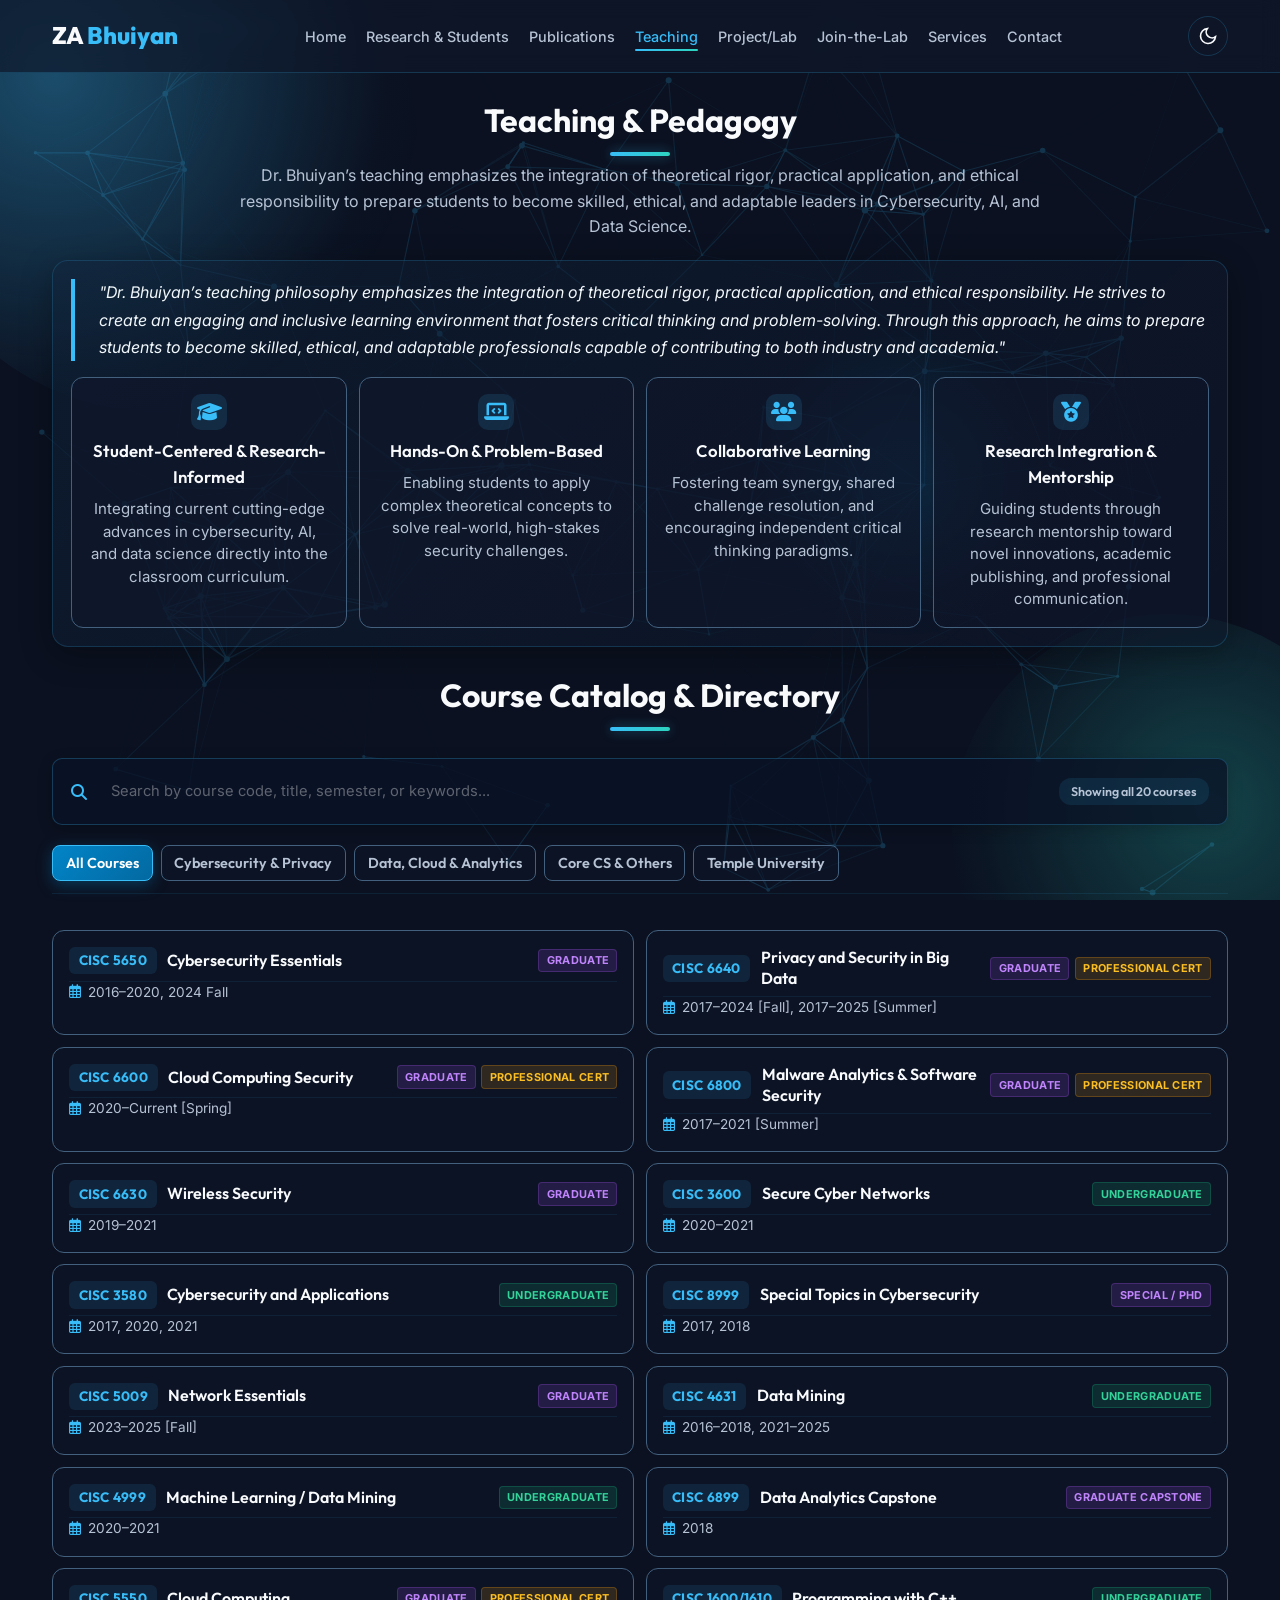
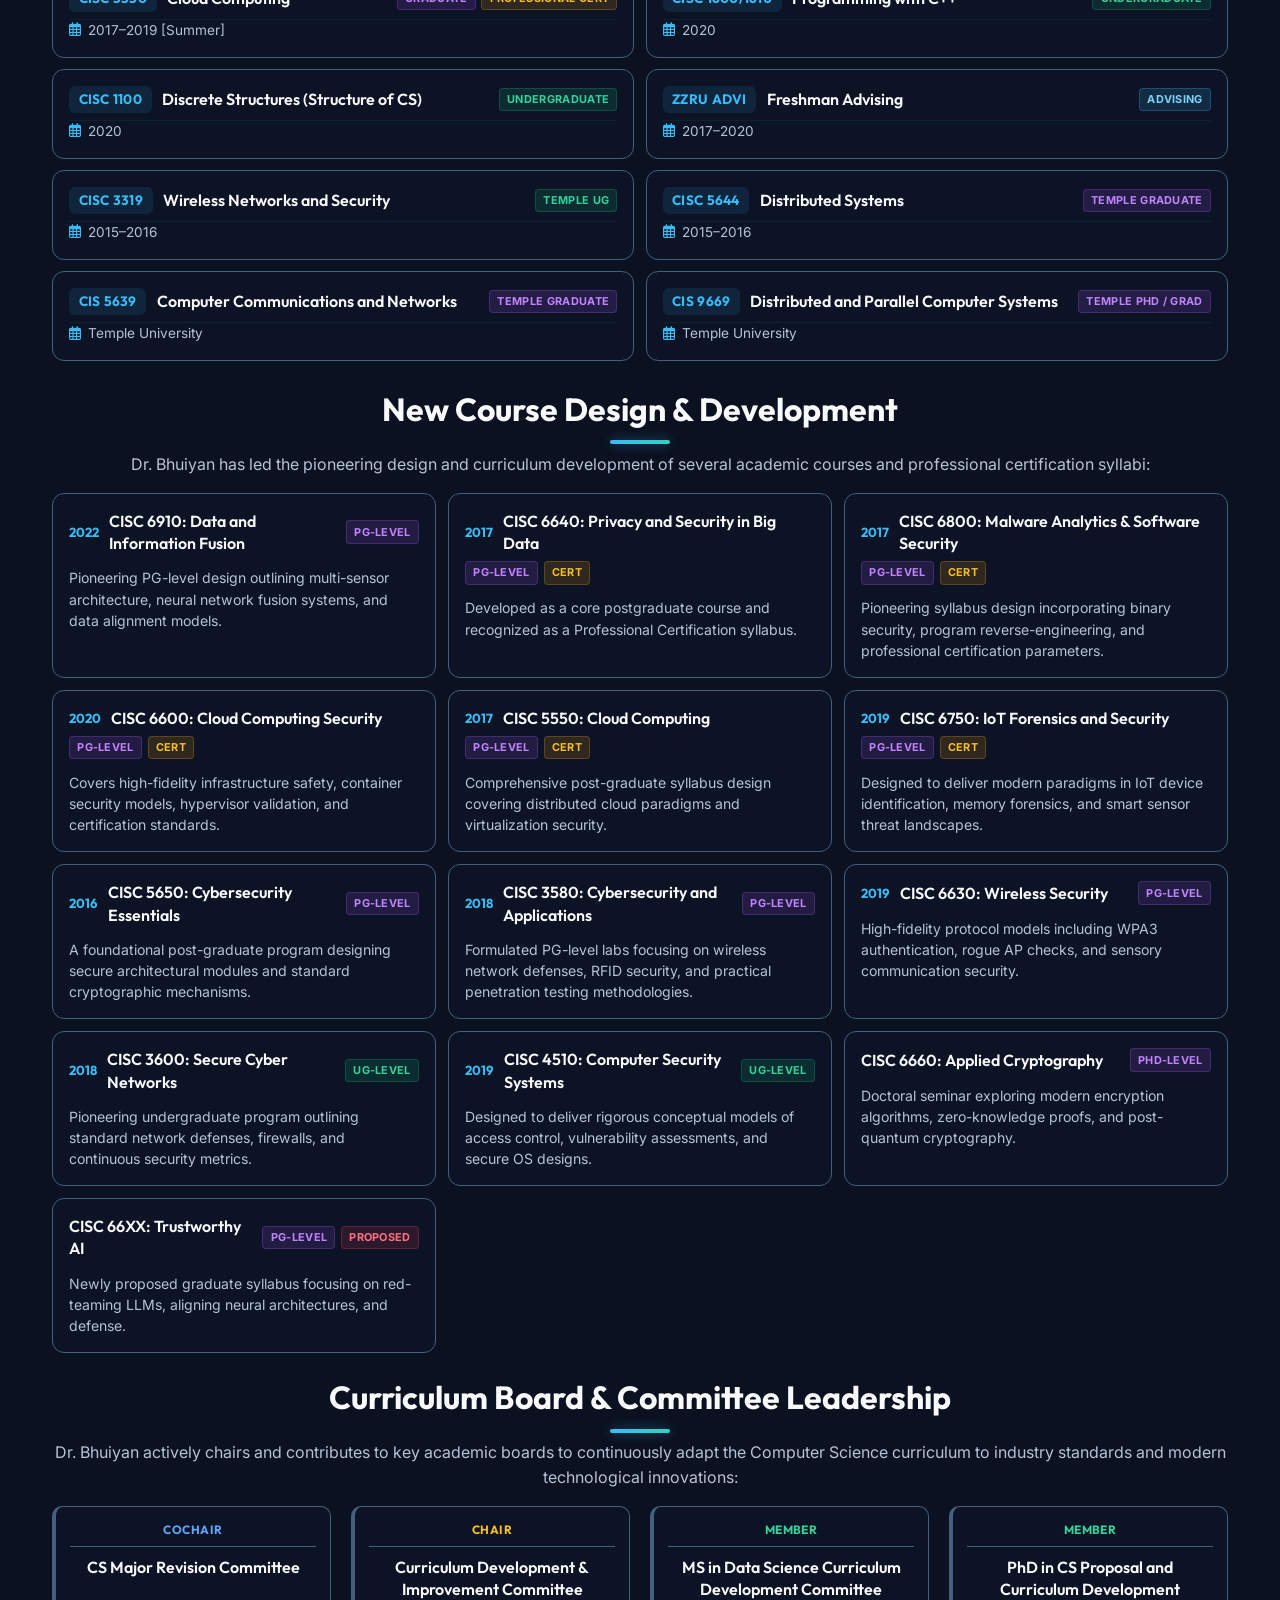
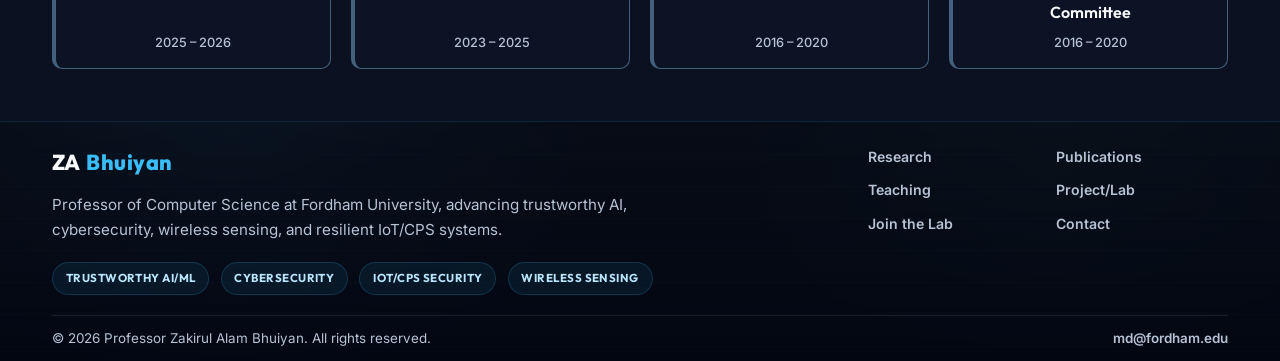
<file: teaching.html>
<!DOCTYPE html>

<html lang="en">
<head>
<meta charset="utf-8"/>
<meta content="width=device-width, initial-scale=1.0" name="viewport"/>
<title>Teaching | Zakirul Alam Bhuiyan</title>
<meta content="Academic website of Professor Zakirul Alam Bhuiyan. Computer Science — Cybersecurity, Trustworthy AI/ML, Wireless Sensing, and Secure Systems." name="description"/>
<link href="https://fonts.googleapis.com" rel="preconnect"/>
<link crossorigin="" href="https://fonts.gstatic.com" rel="preconnect"/>
<link href="https://fonts.googleapis.com/css2?family=Inter:wght@300;400;500;600&amp;family=Outfit:wght@400;600;700;800&amp;display=swap" rel="stylesheet"/>
<!-- Font Awesome Icons -->
<link href="https://cdnjs.cloudflare.com/ajax/libs/font-awesome/6.5.2/css/all.min.css" rel="stylesheet"/>
<link href="css/style.css" rel="stylesheet"/>
<link href="css/revision.css" rel="stylesheet"/>
<script>(function(){try{if(localStorage.getItem('theme')==='light'){document.documentElement.setAttribute('data-theme','light');}}catch(e){}})();</script>
</head>
<body>
<!-- Abstract Canvas Background (Neural/Wireless design) -->
<canvas id="bg-canvas"></canvas>
<!-- Navigation -->
<nav id="navbar">
<div class="nav-container">
<a class="logo" href="index.html">ZA <span>Bhuiyan</span></a>
<ul class="nav-links">
<li><a href="index.html">Home</a></li>
<li><a href="research.html">Research &amp; Students</a></li>
<li><a href="publications.html">Publications</a></li>
<li><a href="teaching.html">Teaching</a></li>
<li><a href="projects.html">Project/Lab</a></li>
<li><a href="join-lab.html">Join-the-Lab</a></li>
<li><a href="services.html">Services</a></li>
<li><a href="contact.html">Contact</a></li>
</ul>
<div class="nav-controls">
<button aria-label="Toggle Theme" class="theme-toggle">
<svg class="sun-icon" fill="none" stroke="currentColor" stroke-width="2" viewBox="0 0 24 24"><circle cx="12" cy="12" r="5"></circle><path d="M12 1v2M12 21v2M4.22 4.22l1.42 1.42M18.36 18.36l1.42 1.42M1 12h2M21 12h2M4.22 19.78l1.42-1.42M18.36 5.64l1.42-1.42"></path></svg>
<svg class="moon-icon" fill="none" stroke="currentColor" stroke-width="2" viewBox="0 0 24 24"><path d="M21 12.79A9 9 0 1 1 11.21 3 7 7 0 0 0 21 12.79z"></path></svg>
</button>
<button aria-label="Toggle Menu" class="mobile-menu-btn">
<span class="bar"></span>
<span class="bar"></span>
<span class="bar"></span>
</button>
</div>
</div>
</nav>
<!-- Main Content Container -->
<section class="teaching container">
<!-- Hero Section -->
<div class="teaching-hero slide-up">
<h2 class="section-title">Teaching &amp; Pedagogy</h2>
<p class="section-subtitle">
                Dr. Bhuiyan’s teaching emphasizes the integration of theoretical rigor, practical application, and ethical responsibility to prepare students to become skilled, ethical, and adaptable leaders in Cybersecurity, AI, and Data Science.
            </p>
</div>
<!-- Section 1: Teaching Philosophy -->
<div class="philosophy-container slide-up">
<div class="philosophy-quote">
                "Dr. Bhuiyan’s teaching philosophy emphasizes the integration of theoretical rigor, practical application, and ethical responsibility. He strives to create an engaging and inclusive learning environment that fosters critical thinking and problem-solving. Through this approach, he aims to prepare students to become skilled, ethical, and adaptable professionals capable of contributing to both industry and academia."
            </div>
<div class="philosophy-grid">
<div class="philosophy-card tilt-3d">
<div class="card-icon-box">
<i class="fa-solid fa-graduation-cap"></i>
</div>
<h4>Student-Centered &amp; Research-Informed</h4>
<p>Integrating current cutting-edge advances in cybersecurity, AI, and data science directly into the classroom curriculum.</p>
</div>
<div class="philosophy-card tilt-3d">
<div class="card-icon-box">
<i class="fa-solid fa-laptop-code"></i>
</div>
<h4>Hands-On &amp; Problem-Based</h4>
<p>Enabling students to apply complex theoretical concepts to solve real-world, high-stakes security challenges.</p>
</div>
<div class="philosophy-card tilt-3d">
<div class="card-icon-box">
<i class="fa-solid fa-users"></i>
</div>
<h4>Collaborative Learning</h4>
<p>Fostering team synergy, shared challenge resolution, and encouraging independent critical thinking paradigms.</p>
</div>
<div class="philosophy-card tilt-3d">
<div class="card-icon-box">
<i class="fa-solid fa-medal"></i>
</div>
<h4>Research Integration &amp; Mentorship</h4>
<p>Guiding students through research mentorship toward novel innovations, academic publishing, and professional communication.</p>
</div>
</div>
</div>
<!-- Section 2: Interactive Course Catalog -->
<div class="courses-search-section slide-up">
<h3 class="section-title">Course Catalog &amp; Directory</h3>
<div class="courses-search-wrapper">
<i class="fa-solid fa-magnifying-glass search-icon"></i>
<input aria-label="Search courses" id="course-search" placeholder="Search by course code, title, semester, or keywords..." type="text"/>
<span class="course-count" id="course-count">Showing all 20 courses</span>
</div>
<div class="course-tab-row">
<button class="course-tab-btn active" data-filter="all">All Courses</button>
<button class="course-tab-btn" data-filter="cybersecurity">Cybersecurity &amp; Privacy</button>
<button class="course-tab-btn" data-filter="data-analytics">Data, Cloud &amp; Analytics</button>
<button class="course-tab-btn" data-filter="core-cs">Core CS &amp; Others</button>
<button class="course-tab-btn" data-filter="temple-univ">Temple University</button>
</div>
</div>
<div class="course-card-grid slide-up">
<!-- Cybersecurity Courses -->
<div class="course-card cybersecurity tilt-3d" data-category="cybersecurity" data-code="CISC 5650" data-level="grad" data-title="Cybersecurity Essentials">
<div class="course-card-header">
<span class="course-code">CISC 5650</span><h4>Cybersecurity Essentials</h4>
<div class="badge-container">
<span class="badge-level badge-grad">Graduate</span>
</div>
</div>
<div class="course-terms">
<i class="fa-regular fa-calendar-days"></i>
<span>2016–2020, 2024 Fall</span>
</div>
</div>
<div class="course-card cybersecurity tilt-3d" data-category="cybersecurity" data-code="CISC 6640" data-level="grad cert" data-title="Privacy and Security in Big Data">
<div class="course-card-header">
<span class="course-code">CISC 6640</span><h4>Privacy and Security in Big Data</h4>
<div class="badge-container">
<span class="badge-level badge-grad">Graduate</span>
<span class="badge-level badge-cert">Professional Cert</span>
</div>
</div>
<div class="course-terms">
<i class="fa-regular fa-calendar-days"></i>
<span>2017–2024 [Fall], 2017–2025 [Summer]</span>
</div>
</div>
<div class="course-card cybersecurity tilt-3d" data-category="cybersecurity" data-code="CISC 6600" data-level="grad cert" data-title="Cloud Computing Security">
<div class="course-card-header">
<span class="course-code">CISC 6600</span><h4>Cloud Computing Security</h4>
<div class="badge-container">
<span class="badge-level badge-grad">Graduate</span>
<span class="badge-level badge-cert">Professional Cert</span>
</div>
</div>
<div class="course-terms">
<i class="fa-regular fa-calendar-days"></i>
<span>2020–Current [Spring]</span>
</div>
</div>
<div class="course-card cybersecurity tilt-3d" data-category="cybersecurity" data-code="CISC 6800" data-level="grad cert" data-title="Malware Analytics &amp; Software Security">
<div class="course-card-header">
<span class="course-code">CISC 6800</span><h4>Malware Analytics &amp; Software Security</h4>
<div class="badge-container">
<span class="badge-level badge-grad">Graduate</span>
<span class="badge-level badge-cert">Professional Cert</span>
</div>
</div>
<div class="course-terms">
<i class="fa-regular fa-calendar-days"></i>
<span>2017–2021 [Summer]</span>
</div>
</div>
<div class="course-card cybersecurity tilt-3d" data-category="cybersecurity" data-code="CISC 6630" data-level="grad" data-title="Wireless Security">
<div class="course-card-header">
<span class="course-code">CISC 6630</span><h4>Wireless Security</h4>
<div class="badge-container">
<span class="badge-level badge-grad">Graduate</span>
</div>
</div>
<div class="course-terms">
<i class="fa-regular fa-calendar-days"></i>
<span>2019–2021</span>
</div>
</div>
<div class="course-card cybersecurity tilt-3d" data-category="cybersecurity" data-code="CISC 3600" data-level="undergrad" data-title="Secure Cyber Networks">
<div class="course-card-header">
<span class="course-code">CISC 3600</span><h4>Secure Cyber Networks</h4>
<div class="badge-container">
<span class="badge-level badge-undergrad">Undergraduate</span>
</div>
</div>
<div class="course-terms">
<i class="fa-regular fa-calendar-days"></i>
<span>2020–2021</span>
</div>
</div>
<div class="course-card cybersecurity tilt-3d" data-category="cybersecurity" data-code="CISC 3580" data-level="undergrad" data-title="Cybersecurity and Applications">
<div class="course-card-header">
<span class="course-code">CISC 3580</span><h4>Cybersecurity and Applications</h4>
<div class="badge-container">
<span class="badge-level badge-undergrad">Undergraduate</span>
</div>
</div>
<div class="course-terms">
<i class="fa-regular fa-calendar-days"></i>
<span>2017, 2020, 2021</span>
</div>
</div>
<div class="course-card cybersecurity tilt-3d" data-category="cybersecurity" data-code="CISC 8999" data-level="grad" data-title="Special Topics in Cybersecurity">
<div class="course-card-header">
<span class="course-code">CISC 8999</span><h4>Special Topics in Cybersecurity</h4>
<div class="badge-container">
<span class="badge-level badge-grad">Special / PhD</span>
</div>
</div>
<div class="course-terms">
<i class="fa-regular fa-calendar-days"></i>
<span>2017, 2018</span>
</div>
</div>
<div class="course-card cybersecurity tilt-3d" data-category="cybersecurity" data-code="CISC 5009" data-level="grad" data-title="Network Essentials">
<div class="course-card-header">
<span class="course-code">CISC 5009</span><h4>Network Essentials</h4>
<div class="badge-container">
<span class="badge-level badge-grad">Graduate</span>
</div>
</div>
<div class="course-terms">
<i class="fa-regular fa-calendar-days"></i>
<span>2023–2025 [Fall]</span>
</div>
</div>
<!-- Data, Cloud & Analytics -->
<div class="course-card data-analytics tilt-3d" data-category="data-analytics" data-code="CISC 4631" data-level="undergrad" data-title="Data Mining">
<div class="course-card-header">
<span class="course-code">CISC 4631</span><h4>Data Mining</h4>
<div class="badge-container">
<span class="badge-level badge-undergrad">Undergraduate</span>
</div>
</div>
<div class="course-terms">
<i class="fa-regular fa-calendar-days"></i>
<span>2016–2018, 2021–2025</span>
</div>
</div>
<div class="course-card data-analytics tilt-3d" data-category="data-analytics" data-code="CISC 4999" data-level="undergrad" data-title="Machine Learning / Data Mining">
<div class="course-card-header">
<span class="course-code">CISC 4999</span><h4>Machine Learning / Data Mining</h4>
<div class="badge-container">
<span class="badge-level badge-undergrad">Undergraduate</span>
</div>
</div>
<div class="course-terms">
<i class="fa-regular fa-calendar-days"></i>
<span>2020–2021</span>
</div>
</div>
<div class="course-card data-analytics tilt-3d" data-category="data-analytics" data-code="CISC 6899" data-level="grad" data-title="Data Analytics Capstone">
<div class="course-card-header">
<span class="course-code">CISC 6899</span><h4>Data Analytics Capstone</h4>
<div class="badge-container">
<span class="badge-level badge-grad">Graduate Capstone</span>
</div>
</div>
<div class="course-terms">
<i class="fa-regular fa-calendar-days"></i>
<span>2018</span>
</div>
</div>
<div class="course-card data-analytics tilt-3d" data-category="data-analytics" data-code="CISC 5550" data-level="grad cert" data-title="Cloud Computing">
<div class="course-card-header">
<span class="course-code">CISC 5550</span><h4>Cloud Computing</h4>
<div class="badge-container">
<span class="badge-level badge-grad">Graduate</span>
<span class="badge-level badge-cert">Professional Cert</span>
</div>
</div>
<div class="course-terms">
<i class="fa-regular fa-calendar-days"></i>
<span>2017–2019 [Summer]</span>
</div>
</div>
<!-- Core CS & Other Courses -->
<div class="course-card core-cs tilt-3d" data-category="core-cs" data-code="CISC 1600 &amp; 1610" data-level="undergrad" data-title="Programming with C++">
<div class="course-card-header">
<span class="course-code">CISC 1600/1610</span><h4>Programming with C++</h4>
<div class="badge-container">
<span class="badge-level badge-undergrad">Undergraduate</span>
</div>
</div>
<div class="course-terms">
<i class="fa-regular fa-calendar-days"></i>
<span>2020</span>
</div>
</div>
<div class="course-card core-cs tilt-3d" data-category="core-cs" data-code="CISC 1100" data-level="undergrad" data-title="Discrete Structures">
<div class="course-card-header">
<span class="course-code">CISC 1100</span><h4>Discrete Structures (Structure of CS)</h4>
<div class="badge-container">
<span class="badge-level badge-undergrad">Undergraduate</span>
</div>
</div>
<div class="course-terms">
<i class="fa-regular fa-calendar-days"></i>
<span>2020</span>
</div>
</div>
<div class="course-card core-cs tilt-3d" data-category="core-cs" data-code="ZZRU ADVI" data-level="adv" data-title="Freshman Advising">
<div class="course-card-header">
<span class="course-code">ZZRU ADVI</span><h4>Freshman Advising</h4>
<div class="badge-container">
<span class="badge-level badge-adv">Advising</span>
</div>
</div>
<div class="course-terms">
<i class="fa-regular fa-calendar-days"></i>
<span>2017–2020</span>
</div>
</div>
<!-- Temple University Courses -->
<div class="course-card temple-univ tilt-3d" data-category="temple-univ" data-code="CISC 3319" data-level="undergrad" data-title="Wireless Networks and Security">
<div class="course-card-header">
<span class="course-code">CISC 3319</span><h4>Wireless Networks and Security</h4>
<div class="badge-container">
<span class="badge-level badge-undergrad">Temple UG</span>
</div>
</div>
<div class="course-terms">
<i class="fa-regular fa-calendar-days"></i>
<span>2015–2016</span>
</div>
</div>
<div class="course-card temple-univ tilt-3d" data-category="temple-univ" data-code="CISC 5644" data-level="grad" data-title="Distributed Systems">
<div class="course-card-header">
<span class="course-code">CISC 5644</span><h4>Distributed Systems</h4>
<div class="badge-container">
<span class="badge-level badge-grad">Temple Graduate</span>
</div>
</div>
<div class="course-terms">
<i class="fa-regular fa-calendar-days"></i>
<span>2015–2016</span>
</div>
</div>
<div class="course-card temple-univ tilt-3d" data-category="temple-univ" data-code="CIS 5639" data-level="grad" data-title="Computer Communications and Networks">
<div class="course-card-header">
<span class="course-code">CIS 5639</span><h4>Computer Communications and Networks</h4>
<div class="badge-container">
<span class="badge-level badge-grad">Temple Graduate</span>
</div>
</div>
<div class="course-terms">
<i class="fa-regular fa-calendar-days"></i>
<span>Temple University</span>
</div>
</div>
<div class="course-card temple-univ tilt-3d" data-category="temple-univ" data-code="CIS 9669" data-level="grad" data-title="Distributed and Parallel Computer Systems">
<div class="course-card-header">
<span class="course-code">CIS 9669</span><h4>Distributed and Parallel Computer Systems</h4>
<div class="badge-container">
<span class="badge-level badge-grad">Temple PhD / Grad</span>
</div>
</div>
<div class="course-terms">
<i class="fa-regular fa-calendar-days"></i>
<span>Temple University</span>
</div>
</div>
</div>
<!-- Section 3: New Course Design & Development -->
<div class="course-design-section slide-up">
<h3 class="section-title">New Course Design &amp; Development</h3>
<p class="section-subtitle">
                Dr. Bhuiyan has led the pioneering design and curriculum development of several academic courses and professional certification syllabi:
            </p>
<div class="design-card-grid">
<div class="design-card tilt-3d">
<div class="design-card-meta">
<span class="design-card-year">2022</span><h4>CISC 6910: Data and Information Fusion</h4>
<span class="badge-level badge-grad">PG-level</span>
</div>

<p style="color: var(--text-sec); font-size: 0.88rem; line-height: 1.5; margin-top: 0.4rem;">
                        Pioneering PG-level design outlining multi-sensor architecture, neural network fusion systems, and data alignment models.
                    </p>
</div>
<div class="design-card tilt-3d">
<div class="design-card-meta">
<span class="design-card-year">2017</span><h4>CISC 6640: Privacy and Security in Big Data</h4>
<div class="badge-container">
<span class="badge-level badge-grad">PG-level</span>
<span class="badge-level badge-cert">Cert</span>
</div>
</div>

<p style="color: var(--text-sec); font-size: 0.88rem; line-height: 1.5; margin-top: 0.4rem;">
                        Developed as a core postgraduate course and recognized as a Professional Certification syllabus.
                    </p>
</div>
<div class="design-card tilt-3d">
<div class="design-card-meta">
<span class="design-card-year">2017</span><h4>CISC 6800: Malware Analytics &amp; Software Security</h4>
<div class="badge-container">
<span class="badge-level badge-grad">PG-level</span>
<span class="badge-level badge-cert">Cert</span>
</div>
</div>

<p style="color: var(--text-sec); font-size: 0.88rem; line-height: 1.5; margin-top: 0.4rem;">
                        Pioneering syllabus design incorporating binary security, program reverse-engineering, and professional certification parameters.
                    </p>
</div>
<div class="design-card tilt-3d">
<div class="design-card-meta">
<span class="design-card-year">2020</span><h4>CISC 6600: Cloud Computing Security</h4>
<div class="badge-container">
<span class="badge-level badge-grad">PG-level</span>
<span class="badge-level badge-cert">Cert</span>
</div>
</div>

<p style="color: var(--text-sec); font-size: 0.88rem; line-height: 1.5; margin-top: 0.4rem;">
                        Covers high-fidelity infrastructure safety, container security models, hypervisor validation, and certification standards.
                    </p>
</div>
<div class="design-card tilt-3d">
<div class="design-card-meta">
<span class="design-card-year">2017</span><h4>CISC 5550: Cloud Computing</h4>
<div class="badge-container">
<span class="badge-level badge-grad">PG-level</span>
<span class="badge-level badge-cert">Cert</span>
</div>
</div>

<p style="color: var(--text-sec); font-size: 0.88rem; line-height: 1.5; margin-top: 0.4rem;">
                        Comprehensive post-graduate syllabus design covering distributed cloud paradigms and virtualization security.
                    </p>
</div>
<div class="design-card tilt-3d">
<div class="design-card-meta">
<span class="design-card-year">2019</span><h4>CISC 6750: IoT Forensics and Security</h4>
<div class="badge-container">
<span class="badge-level badge-grad">PG-level</span>
<span class="badge-level badge-cert">Cert</span>
</div>
</div>

<p style="color: var(--text-sec); font-size: 0.88rem; line-height: 1.5; margin-top: 0.4rem;">
                        Designed to deliver modern paradigms in IoT device identification, memory forensics, and smart sensor threat landscapes.
                    </p>
</div>
<div class="design-card tilt-3d">
<div class="design-card-meta">
<span class="design-card-year">2016</span><h4>CISC 5650: Cybersecurity Essentials</h4>
<span class="badge-level badge-grad">PG-level</span>
</div>

<p style="color: var(--text-sec); font-size: 0.88rem; line-height: 1.5; margin-top: 0.4rem;">
                        A foundational post-graduate program designing secure architectural modules and standard cryptographic mechanisms.
                    </p>
</div>
<div class="design-card tilt-3d">
<div class="design-card-meta">
<span class="design-card-year">2018</span><h4>CISC 3580: Cybersecurity and Applications</h4>
<span class="badge-level badge-grad">PG-level</span>
</div>

<p style="color: var(--text-sec); font-size: 0.88rem; line-height: 1.5; margin-top: 0.4rem;">
                        Formulated PG-level labs focusing on wireless network defenses, RFID security, and practical penetration testing methodologies.
                    </p>
</div>
<div class="design-card tilt-3d">
<div class="design-card-meta">
<span class="design-card-year">2019</span><h4>CISC 6630: Wireless Security</h4>
<span class="badge-level badge-grad">PG-level</span>
</div>

<p style="color: var(--text-sec); font-size: 0.88rem; line-height: 1.5; margin-top: 0.4rem;">
                        High-fidelity protocol models including WPA3 authentication, rogue AP checks, and sensory communication security.
                    </p>
</div>
<div class="design-card tilt-3d">
<div class="design-card-meta">
<span class="design-card-year">2018</span><h4>CISC 3600: Secure Cyber Networks</h4>
<span class="badge-level badge-undergrad">UG-level</span>
</div>

<p style="color: var(--text-sec); font-size: 0.88rem; line-height: 1.5; margin-top: 0.4rem;">
                        Pioneering undergraduate program outlining standard network defenses, firewalls, and continuous security metrics.
                    </p>
</div>
<div class="design-card tilt-3d">
<div class="design-card-meta">
<span class="design-card-year">2019</span><h4>CISC 4510: Computer Security Systems</h4>
<span class="badge-level badge-undergrad">UG-level</span>
</div>

<p style="color: var(--text-sec); font-size: 0.88rem; line-height: 1.5; margin-top: 0.4rem;">
                        Designed to deliver rigorous conceptual models of access control, vulnerability assessments, and secure OS designs.
                    </p>
</div>
<div class="design-card tilt-3d">
<div class="design-card-meta"><h4>CISC 6660: Applied Cryptography</h4>
<span class="badge-level badge-grad">PhD-level</span>
</div>

<p style="color: var(--text-sec); font-size: 0.88rem; line-height: 1.5; margin-top: 0.4rem;">
                        Doctoral seminar exploring modern encryption algorithms, zero-knowledge proofs, and post-quantum cryptography.
                    </p>
</div>
<div class="design-card tilt-3d">
<div class="design-card-meta"><h4>CISC 66XX: Trustworthy AI</h4>
<div class="badge-container">
<span class="badge-level badge-grad">PG-level</span>
<span class="badge-level badge-proposed">Proposed</span>
</div>
</div>

<p style="color: var(--text-sec); font-size: 0.88rem; line-height: 1.5; margin-top: 0.4rem;">
                        Newly proposed graduate syllabus focusing on red-teaming LLMs, aligning neural architectures, and defense.
                    </p>
</div>
</div>
</div>
<!-- Section 4: Curriculum Development & Improvement -->
<div class="curriculum-section slide-up">
<h3 class="section-title">Curriculum Board &amp; Committee Leadership</h3>
<p class="section-subtitle">
                Dr. Bhuiyan actively chairs and contributes to key academic boards to continuously adapt the Computer Science curriculum to industry standards and modern technological innovations:
            </p>
<div class="curriculum-grid">
<div class="curriculum-card tilt-3d">
<div>
<div class="curriculum-role role-cochair">Cochair</div>
<h4>CS Major Revision Committee</h4>
</div>
<div class="curriculum-year">2025 – 2026</div>
</div>
<div class="curriculum-card tilt-3d">
<div>
<div class="curriculum-role role-chair">Chair</div>
<h4>Curriculum Development &amp; Improvement Committee</h4>
</div>
<div class="curriculum-year">2023 – 2025</div>
</div>
<div class="curriculum-card tilt-3d">
<div>
<div class="curriculum-role role-member">Member</div>
<h4>MS in Data Science Curriculum Development Committee</h4>
</div>
<div class="curriculum-year">2016 – 2020</div>
</div>
<div class="curriculum-card tilt-3d">
<div>
<div class="curriculum-role role-member">Member</div>
<h4>PhD in CS Proposal and Curriculum Development Committee</h4>
</div>
<div class="curriculum-year">2016 – 2020</div>
</div>
</div>
</div>
</section>
<!-- Footer -->
<footer class="site-footer">
<div class="container footer-content">
<div class="footer-brand">
<a class="footer-logo" href="index.html">ZA <span>Bhuiyan</span></a>
<p>Professor of Computer Science at Fordham University, advancing trustworthy AI, cybersecurity, wireless sensing, and resilient IoT/CPS systems.</p>
</div>
<div class="footer-links">
<a href="research.html">Research</a>
<a href="publications.html">Publications</a>
<a href="teaching.html">Teaching</a>
<a href="projects.html">Project/Lab</a>
<a href="join-lab.html">Join the Lab</a>
<a href="contact.html">Contact</a>
</div>
<div class="footer-focus">
<span>Trustworthy AI/ML</span>
<span>Cybersecurity</span>
<span>IoT/CPS Security</span>
<span>Wireless Sensing</span>
</div>
<div class="footer-bottom">
<p>© 2026 Professor Zakirul Alam Bhuiyan. All rights reserved.</p>
<a href="mailto:md@fordham.edu">md@fordham.edu</a>
</div>
</div>
</footer>
<script src="js/script.js"></script>
</body>
</html>
</file>
<file: css/style.css>
:root {
    --bg-color: #0b1120;
    --bg-alt: #0f172a;
    --acc-color: #38bdf8;
    --text-main: #f8fafc;
    --text-sec: #94a3b8;
    --glass-bg: rgba(15, 23, 42, 0.7);
    --border-color: rgba(56, 189, 248, 0.2);
    --photo-frame: #13233f;
    --font-head: 'Outfit', sans-serif;
    --font-body: 'Inter', sans-serif;
}

* {
    margin: 0;
    padding: 0;
    box-sizing: border-box;
    scroll-behavior: smooth;
}

body {
    background-color: var(--bg-color);
    color: var(--text-main);
    font-family: var(--font-body);
    line-height: 1.6;
    overflow-x: hidden;
    position: relative;
    isolation: isolate;
}

canvas#bg-canvas {
    position: fixed;
    top: 0;
    left: 0;
    width: 100vw;
    height: 100vh;
    z-index: -2;
    opacity: 0.45;
}

.bg-3d-scene {
    position: fixed;
    inset: 0;
    z-index: -3;
    pointer-events: none;
    overflow: hidden;
    transform-style: preserve-3d;
    perspective: 1200px;
}

.bg-orb {
    position: absolute;
    border-radius: 50%;
    filter: blur(0.5px);
    transform-style: preserve-3d;
}

.orb-a {
    width: min(48vw, 520px);
    height: min(48vw, 520px);
    top: -12%;
    left: -8%;
    background: radial-gradient(circle at 30% 35%, rgba(56, 189, 248, 0.35), rgba(56, 189, 248, 0.02) 65%, transparent 75%);
    animation: orbFloatA 16s ease-in-out infinite alternate;
}

.orb-b {
    width: min(38vw, 430px);
    height: min(38vw, 430px);
    bottom: -16%;
    right: -8%;
    background: radial-gradient(circle at 60% 45%, rgba(45, 212, 191, 0.26), rgba(45, 212, 191, 0.03) 65%, transparent 80%);
    animation: orbFloatB 20s ease-in-out infinite alternate;
}

.orb-c {
    width: min(26vw, 320px);
    height: min(26vw, 320px);
    top: 35%;
    left: 58%;
    background: radial-gradient(circle at 50% 50%, rgba(14, 165, 233, 0.22), rgba(14, 165, 233, 0.01) 62%, transparent 78%);
    animation: orbFloatC 13s ease-in-out infinite alternate;
}

@keyframes orbFloatA {
    0% {
        transform: translate3d(0, 0, -20px) rotateX(4deg) rotateY(-8deg);
    }
    100% {
        transform: translate3d(4%, 6%, 90px) rotateX(-6deg) rotateY(10deg);
    }
}

@keyframes orbFloatB {
    0% {
        transform: translate3d(0, 0, -30px) rotateX(-8deg) rotateY(4deg);
    }
    100% {
        transform: translate3d(-6%, -8%, 120px) rotateX(10deg) rotateY(-8deg);
    }
}

@keyframes orbFloatC {
    0% {
        transform: translate3d(0, 0, -15px) rotateX(4deg) rotateY(6deg);
    }
    100% {
        transform: translate3d(-8%, 10%, 80px) rotateX(-6deg) rotateY(-7deg);
    }
}

.tilt-3d {
    transform-style: preserve-3d;
    transition: transform 0.22s ease, box-shadow 0.25s ease;
    will-change: transform;
}

.tilt-3d > * {
    transform: translateZ(24px);
}

@media (max-width: 768px) {
    .orb-a {
        width: 70vw;
        height: 70vw;
    }

    .orb-b {
        width: 56vw;
        height: 56vw;
    }

    .orb-c {
        width: 40vw;
        height: 40vw;
        left: 50%;
    }
}

@media (prefers-reduced-motion: reduce) {
    .bg-orb {
        animation: none !important;
    }

    .tilt-3d,
    .tilt-3d > * {
        transition: none !important;
        transform: none !important;
    }
}

.container {
    max-width: 1200px;
    margin: 0 auto;
    padding: 0 2rem;
}

h1, h2, h3, h4, h5, h6 {
    font-family: var(--font-head);
    font-weight: 700;
}

a {
    text-decoration: none;
    color: var(--acc-color);
    transition: all 0.3s ease;
}

a:hover {
    filter: brightness(1.2);
}

.section-title {
    font-size: 2.5rem;
    margin-bottom: 2rem;
    position: relative;
    display: inline-block;
}

.section-title::after {
    content: '';
    position: absolute;
    bottom: -10px;
    left: 0;
    width: 60px;
    height: 4px;
    background: var(--acc-color);
    border-radius: 2px;
}

section {
    padding: 100px 0;
    position: relative;
    z-index: 10;
}

.section-alt {
    background-color: var(--bg-alt);
    border-top: 1px solid var(--border-color);
    border-bottom: 1px solid var(--border-color);
}

/* Navbar */
nav {
    position: fixed;
    top: 0;
    width: 100%;
    backdrop-filter: blur(10px);
    background-color: var(--glass-bg);
    border-bottom: 1px solid var(--border-color);
    z-index: 1000;
    padding: 1rem 0;
    transition: all 0.3s;
}

.nav-container {
    max-width: 1200px;
    margin: 0 auto;
    padding: 0 2rem;
    display: flex;
    justify-content: space-between;
    align-items: center;
}

.logo {
    font-family: var(--font-head);
    font-size: 1.5rem;
    font-weight: 800;
    color: var(--text-main);
}

.logo span {
    color: var(--acc-color);
}

.nav-links {
    list-style: none;
    display: flex;
    gap: 1.25rem;
}

.nav-links li a {
    color: var(--text-sec);
    font-weight: 500;
    font-size: 0.9rem;
    transition: color 0.3s;
    white-space: nowrap;
}

.nav-links li a:hover,
.nav-links li a.active {
    color: var(--acc-color);
}

.mobile-menu-btn {
    display: none;
    background: none;
    border: none;
    cursor: pointer;
}

.mobile-menu-btn .bar {
    display: block;
    width: 25px;
    height: 3px;
    margin: 5px auto;
    background-color: var(--text-main);
    transition: all 0.3s;
}

/* Hero Section */
.hero {
    min-height: 100vh;
    display: flex;
    align-items: flex-start;
    padding-top: 88px;
    padding-bottom: 72px;
}

.hero-content {
    max-width: 1200px;
    margin: 0 auto;
    padding: 0 2rem;
    display: grid;
    grid-template-columns: minmax(0, 1.15fr) minmax(320px, 0.85fr);
    align-items: center;
    gap: clamp(2rem, 4vw, 4rem);
}

.hero-text {
    max-width: 680px;
    padding-top: 1rem;
}

.glitch {
    font-size: 3.5rem;
    font-weight: 800;
    line-height: 1.1;
    margin-bottom: 1rem;
    color: var(--text-main);
}

.title-credentials {
    font-size: 0.68em;
    font-weight: 600;
    color: var(--text-sec);
    letter-spacing: 0.01em;
}

.tagline {
    font-size: 1.35rem;
    color: var(--acc-color);
    margin-bottom: 1rem;
    font-weight: 600;
}

.hero-role {
    font-size: 1.1rem;
    color: var(--acc-color);
    font-weight: 600;
    margin-bottom: 0.2rem;
}

.hero-affiliation {
    color: var(--text-main);
    margin-bottom: 0.85rem;
}

.bio-summary {
    font-size: 1rem;
    color: var(--text-sec);
    max-width: 650px;
    margin-bottom: 1.5rem;
}

.hero-buttons {
    display: flex;
    gap: 1rem;
    flex-wrap: wrap;
    margin-bottom: 1.2rem;
}

.btn {
    padding: 0.8rem 1.5rem;
    border-radius: 4px;
    font-weight: 600;
    font-family: var(--font-head);
    transition: all 0.3s ease;
    cursor: pointer;
    border: none;
    display: inline-block;
}

.primary-btn {
    background-color: var(--acc-color);
    color: #0b1120;
}

.primary-btn:hover {
    background-color: #7dd3fc;
    box-shadow: 0 0 15px rgba(56, 189, 248, 0.4);
}

.secondary-btn {
    background-color: transparent;
    color: var(--acc-color);
    border: 2px solid var(--acc-color);
}

.secondary-btn:hover {
    background-color: rgba(56, 189, 248, 0.1);
}

.news-box {
    background: rgba(15, 23, 42, 0.8);
    border-left: 4px solid var(--acc-color);
    padding: 1rem;
    border-radius: 4px;
    display: flex;
    align-items: center;
    gap: 1rem;
}

.highlights-box {
    background: rgba(15, 23, 42, 0.78);
    border: 1px solid var(--border-color);
    border-left: 4px solid var(--acc-color);
    border-radius: 8px;
    padding: 1rem 1rem 1rem 1.1rem;
    max-width: 690px;
}

.highlights-box h3 {
    margin-bottom: 0.65rem;
    font-size: 1.05rem;
}

.highlights-box p {
    color: var(--text-sec);
    margin: 0;
}

.highlights-list {
    margin-left: 1rem;
    color: var(--text-sec);
    display: grid;
    gap: 0.45rem;
}

.highlights-list li {
    line-height: 1.45;
    font-size: 0.93rem;
}

.news-box p {
    margin: 0;
}

.news-badge {
    background: var(--acc-color);
    color: #0b1120;
    padding: 0.2rem 0.5rem;
    border-radius: 4px;
    font-weight: 700;
    font-size: 0.8rem;
    text-transform: uppercase;
}

.hero-image {
    display: flex;
    justify-content: center;
    align-self: flex-start;
    padding-top: 0;
    margin-top: 18px;
}

.img-wrapper {
    width: min(100%, 390px);
    aspect-ratio: 1 / 1;
    border-radius: 30px;
    overflow: hidden;
    position: relative;
    border: 8px solid var(--photo-frame);
    box-shadow: 0 0 30px rgba(56, 189, 248, 0.2);
}

.img-wrapper img {
    width: 100%;
    height: 100%;
    object-fit: cover;
    transition: transform 0.5s;
}

.img-wrapper:hover img {
    transform: scale(1.05);
}

.quick-pubs-modal {
    position: fixed;
    inset: 0;
    display: none;
    z-index: 1300;
}

.quick-pubs-modal.open {
    display: block;
}

.quick-pubs-backdrop {
    position: absolute;
    inset: 0;
    background: rgba(2, 8, 23, 0.72);
    backdrop-filter: blur(4px);
}

.quick-pubs-panel {
    position: fixed;
    top: 50%;
    left: 50%;
    transform: translate(-50%, -50%);
    width: min(780px, 96vw);
    max-height: min(88vh, calc(100dvh - 2rem));
    overflow-y: auto;
    -webkit-overflow-scrolling: touch;
    overscroll-behavior: contain;
    background: linear-gradient(140deg, rgba(15, 23, 42, 0.96), rgba(8, 14, 32, 0.96));
    border: 1px solid var(--border-color);
    border-radius: 12px;
    padding: 1.5rem;
    box-shadow: 0 24px 80px rgba(2, 8, 23, 0.5);
    z-index: 1301;
}

.quick-pubs-close {
    position: absolute;
    top: 0.6rem;
    right: 0.8rem;
    font-size: 1.8rem;
    line-height: 1;
    border: none;
    background: transparent;
    color: var(--text-sec);
    cursor: pointer;
}

.quick-pubs-close:hover {
    color: var(--acc-color);
}

.quick-pubs-note {
    color: var(--text-sec);
    margin-bottom: 0.8rem;
}

.quick-pubs-list {
    margin: 0 0 1.2rem 1rem;
    display: grid;
    gap: 0.55rem;
    color: var(--text-main);
}

.quick-pubs-list a {
    text-decoration: underline;
}

/* About Section */
.about-grid {
    display: grid;
    grid-template-columns: 1fr 1fr;
    gap: 3rem;
}

.about-grid.long-bio-expanded {
    grid-template-columns: 1fr;
}

.about-text h3, .lab-highlight h3 {
    font-size: 1.5rem;
    margin-bottom: 1rem;
    color: var(--text-main);
}

.about-text p, .lab-highlight p {
    color: var(--text-sec);
    margin-bottom: 1rem;
}

.long-bio-toggle {
    background: rgba(56, 189, 248, 0.08);
    border: 1px solid var(--border-color);
    padding: 0.55rem 0.85rem;
    margin: 0.35rem 0 1rem;
    color: var(--text-main);
    font-family: var(--font-head);
    font-size: 0.95rem;
    font-weight: 600;
    cursor: pointer;
    border-radius: 999px;
    display: inline-flex;
    align-items: center;
    gap: 0.45rem;
    transition: all 0.25s ease;
}

.long-bio-toggle::before {
    content: '+';
    color: var(--acc-color);
    font-size: 1.1rem;
    line-height: 1;
}

.long-bio-toggle:hover {
    border-color: var(--acc-color);
    transform: translateY(-1px);
}

.long-bio-toggle[aria-expanded="true"]::before {
    content: '-';
}

.long-bio-content {
    opacity: 0;
    transform: translateY(16px) scale(0.985);
    transform-origin: top center;
    max-height: 0;
    overflow: hidden;
    transition: opacity 0.42s ease, transform 0.42s ease, max-height 0.52s ease;
    pointer-events: none;
    position: relative;
}

.long-bio-content.is-open {
    opacity: 1;
    transform: translateY(0) scale(1);
    max-height: 2600px;
    pointer-events: auto;
}

.long-bio-shell {
    margin-top: 0.25rem;
    position: relative;
    padding: 1.15rem;
    border-radius: 14px;
    border: 1px solid var(--border-color);
    background: linear-gradient(145deg, rgba(10, 22, 45, 0.72), rgba(10, 18, 35, 0.72));
    overflow: hidden;
}

.long-bio-shell::before {
    content: '';
    position: absolute;
    inset: -45% -35%;
    background:
        conic-gradient(from 0deg, rgba(56, 189, 248, 0.25), transparent 28%, rgba(45, 212, 191, 0.2) 54%, transparent 78%, rgba(56, 189, 248, 0.25));
    filter: blur(14px);
    animation: longBioSpin 13s linear infinite;
}

.long-bio-shell > * {
    position: relative;
    z-index: 1;
}

.long-bio-kicker,
.long-bio-metrics span,
.bio-node {
    opacity: 0;
    transform: translateY(14px);
    transition: opacity 0.36s ease, transform 0.36s ease;
}

.long-bio-content.is-open .long-bio-kicker,
.long-bio-content.is-open .long-bio-metrics span,
.long-bio-content.is-open .bio-node {
    opacity: 1;
    transform: translateY(0);
}

.long-bio-content.is-open .long-bio-kicker { transition-delay: 0.08s; }
.long-bio-content.is-open .long-bio-metrics span:nth-child(1) { transition-delay: 0.12s; }
.long-bio-content.is-open .long-bio-metrics span:nth-child(2) { transition-delay: 0.16s; }
.long-bio-content.is-open .long-bio-metrics span:nth-child(3) { transition-delay: 0.2s; }
.long-bio-content.is-open .long-bio-metrics span:nth-child(4) { transition-delay: 0.24s; }
.long-bio-content.is-open .bio-node:nth-child(1) { transition-delay: 0.26s; }
.long-bio-content.is-open .bio-node:nth-child(2) { transition-delay: 0.32s; }
.long-bio-content.is-open .bio-node:nth-child(3) { transition-delay: 0.38s; }
.long-bio-content.is-open .bio-node:nth-child(4) { transition-delay: 0.44s; }

.long-bio-kicker {
    color: var(--acc-color);
    font-weight: 700;
    text-transform: uppercase;
    letter-spacing: 0.08em;
    font-size: 0.76rem;
    margin-bottom: 0.65rem;
}

.long-bio-metrics {
    display: flex;
    flex-wrap: wrap;
    gap: 0.45rem;
    margin-bottom: 0.95rem;
}

.long-bio-metrics span {
    font-size: 0.78rem;
    color: var(--text-main);
    padding: 0.35rem 0.65rem;
    border-radius: 999px;
    border: 1px solid var(--border-color);
    background: rgba(56, 189, 248, 0.12);
}

.long-bio-stream {
    display: grid;
    gap: 0.75rem;
}

.bio-node {
    padding: 0.8rem 0.9rem 0.75rem;
    border-radius: 11px;
    background: rgba(8, 15, 30, 0.68);
    border: 1px solid rgba(56, 189, 248, 0.18);
    box-shadow: inset 0 0 0 1px rgba(148, 163, 184, 0.05);
    backdrop-filter: blur(1px);
    position: relative;
}

.bio-node::before {
    content: '';
    position: absolute;
    left: -8px;
    top: 12px;
    width: 6px;
    height: calc(100% - 24px);
    border-radius: 999px;
    background: linear-gradient(180deg, rgba(56, 189, 248, 0.9), rgba(45, 212, 191, 0.35));
}

.bio-node h4 {
    font-size: 0.96rem;
    color: var(--text-main);
    margin-bottom: 0.35rem;
}

.bio-node p {
    color: var(--text-sec);
    margin-bottom: 0;
    line-height: 1.56;
    font-size: 0.95rem;
}

@keyframes longBioSpin {
    0% {
        transform: rotate(0deg);
    }
    100% {
        transform: rotate(360deg);
    }
}

.lab-highlight {
    background: rgba(56, 189, 248, 0.05);
    padding: 2rem;
    border-radius: 10px;
    border: 1px solid var(--border-color);
    transition: opacity 0.45s ease, transform 0.45s ease, max-height 0.45s ease, padding 0.45s ease, margin 0.45s ease, border-width 0.45s ease;
    max-height: 800px;
    overflow: hidden;
}

.about-grid.long-bio-expanded .lab-highlight {
    opacity: 0;
    transform: translateX(18px);
    max-height: 0;
    padding-top: 0;
    padding-bottom: 0;
    margin: 0;
    border-width: 0;
    pointer-events: none;
}

.about-text.long-bio-animated {
    position: relative;
    isolation: isolate;
    overflow: hidden;
    border: 1px solid var(--border-color);
    border-radius: 14px;
    padding: 1.2rem 1.2rem 0.8rem;
    background: rgba(15, 23, 42, 0.35);
}

.about-text.long-bio-animated::before {
    content: '';
    position: absolute;
    inset: -35%;
    z-index: 0;
    background:
        radial-gradient(circle at 20% 25%, rgba(56, 189, 248, 0.28), transparent 43%),
        radial-gradient(circle at 78% 36%, rgba(45, 212, 191, 0.22), transparent 40%),
        radial-gradient(circle at 50% 80%, rgba(14, 165, 233, 0.2), transparent 45%);
    filter: blur(16px);
    animation: bioAuroraShift 9.5s ease-in-out infinite alternate;
}

.about-text.long-bio-animated::after {
    content: '';
    position: absolute;
    inset: 0;
    z-index: 0;
    background:
        repeating-linear-gradient(125deg, rgba(56, 189, 248, 0.12) 0 2px, transparent 2px 15px),
        repeating-linear-gradient(-35deg, rgba(45, 212, 191, 0.08) 0 1px, transparent 1px 13px);
    opacity: 0.25;
    animation: bioGridDrift 14s linear infinite;
}

.about-text.long-bio-animated > * {
    position: relative;
    z-index: 1;
}

@keyframes bioAuroraShift {
    0% {
        transform: translate3d(-2%, -3%, 0) scale(1) rotate(0deg);
    }
    100% {
        transform: translate3d(3%, 2%, 0) scale(1.08) rotate(6deg);
    }
}

@keyframes bioGridDrift {
    0% {
        transform: translate3d(0, 0, 0);
    }
    100% {
        transform: translate3d(30px, -22px, 0);
    }
}

.inline-link {
    font-weight: 600;
    margin-top: 1rem;
    display: inline-block;
}

/* Research Section */
.research {
     width: 100%;
     max-width: 1200px;
     margin: 0 auto;
     padding: 100px 2rem;
}

.grid-layout {
    display: grid;
    grid-template-columns: 1fr 1fr;
    gap: 2rem;
}

.card {
    background: var(--bg-alt);
    border: 1px solid var(--border-color);
    padding: 2.5rem;
    border-radius: 10px;
}

.card h3 {
    font-size: 1.8rem;
    margin-bottom: 1.5rem;
}

.custom-list {
    list-style: none;
}

.custom-list li {
    position: relative;
    padding-left: 1.5rem;
    margin-bottom: 1rem;
    color: var(--text-sec);
}

.custom-list li::before {
    content: '▹';
    position: absolute;
    left: 0;
    color: var(--acc-color);
}

.student-category {
    margin-bottom: 1.5rem;
}

.student-category h4 {
    color: var(--acc-color);
    margin-bottom: 0.5rem;
}

.student-category p {
    color: var(--text-sec);
}

/* Research Hub (Research Page) */
.research-hub .section-title {
    margin-bottom: 1.25rem;
}

.research-topic-tabs {
    margin-bottom: 1.35rem;
}

.research-overview-note {
    width: min(680px, 100%);
    margin: 0;
    padding: 1.6rem 1.5rem;
    border: 2px solid #0b3750;
    background: linear-gradient(145deg, #0c5678, #0f6a93);
    color: #eff8ff;
    font-size: 1.12rem;
    line-height: 1.52;
    position: relative;
    box-shadow: 0 16px 36px rgba(2, 30, 48, 0.45);
}

.research-overview-note::before {
    content: '';
    position: absolute;
    width: 220px;
    height: 115px;
    left: -184px;
    top: -46px;
    background: linear-gradient(145deg, #0b5a7f, #0f6a93);
    border: 3px solid #0b3750;
    border-right: none;
    clip-path: polygon(0 0, 100% 100%, 0 100%);
}

.research-tab-btn {
    background: transparent;
    border: 1px solid var(--border-color);
    color: var(--text-main);
    padding: 0.5rem 0.95rem;
    border-radius: 20px;
    cursor: pointer;
    transition: all 0.28s ease;
    font-family: var(--font-head);
    font-weight: 600;
    font-size: 0.9rem;
}

.research-tab-btn.active,
.research-tab-btn:hover {
    background: rgba(56, 189, 248, 0.14);
    border-color: var(--acc-color);
    color: var(--acc-color);
}

.research-switcher {
    position: relative;
}

.research-filter-item {
    background: linear-gradient(150deg, rgba(12, 20, 40, 0.88), rgba(7, 14, 30, 0.92));
    border: 1px solid rgba(56, 189, 248, 0.25);
    border-radius: 14px;
    padding: 1.45rem 1.35rem;
    display: none;
    min-height: 280px;
}

.research-filter-item.is-visible-panel {
    display: block;
    animation: researchPanelIn 0.35s ease;
}

.research-filter-item h3 {
    margin-bottom: 0.95rem;
    font-size: 1.34rem;
}

.research-filter-item p {
    color: var(--text-sec);
}

@keyframes researchPanelIn {
    from {
        opacity: 0;
        transform: translateY(10px);
    }
    to {
        opacity: 1;
        transform: translateY(0);
    }
}

.chip-list {
    display: flex;
    flex-wrap: wrap;
    gap: 0.55rem;
    margin-bottom: 0.95rem;
}

.chip-list span {
    display: inline-flex;
    align-items: center;
    padding: 0.35rem 0.72rem;
    border-radius: 999px;
    border: 1px solid rgba(56, 189, 248, 0.35);
    background: rgba(56, 189, 248, 0.12);
    color: #d7f2ff;
    font-size: 0.85rem;
    font-weight: 600;
}

.research-list {
    margin: 0;
    padding-left: 1.1rem;
    color: var(--text-sec);
    display: grid;
    gap: 0.68rem;
}

.research-list li::marker {
    color: var(--acc-color);
}

.research-areas-showcase {
    display: grid;
    grid-template-columns: 1.08fr 0.92fr;
    gap: 1.2rem;
    align-items: stretch;
    margin-bottom: 1rem;
}

.research-areas-text {
    border: 1px solid rgba(56, 189, 248, 0.22);
    border-radius: 12px;
    background: linear-gradient(145deg, rgba(56, 189, 248, 0.08), rgba(15, 23, 42, 0.5));
    padding: 1rem 1rem 0.9rem;
    height: 100%;
}

.research-areas-intro {
    margin-bottom: 0.75rem;
    color: #d9f5ff;
    font-size: 0.96rem;
    line-height: 1.5;
}

.research-areas-points {
    margin: 0;
    padding-left: 0;
    list-style: none;
    display: grid;
    gap: 0.45rem;
}

.research-areas-points li {
    color: #e7edf7;
    font-size: 1rem;
    line-height: 1.45;
    font-weight: 520;
    position: relative;
    padding-left: 1rem;
}

.research-areas-points li::before {
    content: '';
    position: absolute;
    left: 0;
    top: 0.62rem;
    width: 6px;
    height: 6px;
    border-radius: 50%;
    background: var(--acc-color);
    box-shadow: 0 0 0 4px rgba(56, 189, 248, 0.18);
}

.research-areas-image-box {
    margin: 0;
    border: 1px solid rgba(56, 189, 248, 0.28);
    border-radius: 12px;
    padding: 0.5rem;
    background: linear-gradient(145deg, rgba(56, 189, 248, 0.11), rgba(15, 23, 42, 0.75));
    box-shadow: 0 16px 28px rgba(2, 6, 23, 0.45);
    height: 100%;
}

.research-areas-image-box img {
    width: 100%;
    height: 100%;
    display: block;
    border-radius: 8px;
    object-fit: cover;
}

.research-overview-shell {
    display: grid;
    gap: 1rem;
}

.overview-pillars-title {
    text-transform: uppercase;
    letter-spacing: 0.06em;
    font-weight: 800;
    color: #c6f1ff;
    font-family: var(--font-head);
    text-align: center;
    padding-top: 0.2rem;
}

.overview-pillars-grid {
    display: grid;
    grid-template-columns: repeat(5, minmax(0, 1fr));
    gap: 0.8rem;
}

.overview-pillar-card {
    background: linear-gradient(145deg, rgba(56, 189, 248, 0.12), rgba(15, 23, 42, 0.58));
    border: 1px solid rgba(56, 189, 248, 0.22);
    border-radius: 12px;
    padding: 0.9rem 0.85rem;
    display: flex;
    flex-direction: column;
    align-items: center;
    text-align: center;
    transition: transform 0.3s cubic-bezier(0.25, 0.8, 0.25, 1), box-shadow 0.3s ease, border-color 0.3s ease;
}

.overview-pillar-card:hover {
    transform: translateY(-5px);
    border-color: rgba(56, 189, 248, 0.55);
    box-shadow: 0 8px 24px rgba(56, 189, 248, 0.18);
}

.pillar-icon {
    width: 48px;
    height: 48px;
    border-radius: 50%;
    display: flex;
    align-items: center;
    justify-content: center;
    font-size: 0.76rem;
    font-weight: 800;
    color: #0f172a;
    background: #dbeafe;
    margin: 0 auto 0.7rem;
    flex-shrink: 0;
}

.pillar-icon svg {
    width: 24px;
    height: 24px;
    display: block;
}

.pillar-icon i {
    font-size: 22px;
    line-height: 1;
}

.pillar-cp { background: #dbeafe; color: #1d4ed8; }
.pillar-ai { background: #ede9fe; color: #7c3aed; }
.pillar-ws { background: #ccfbf1; color: #0d9488; }
.pillar-cs { background: #dcfce7; color: #16a34a; }
.pillar-dm { background: #fef3c7; color: #d97706; }

.overview-pillar-card h4 {
    font-size: 1.02rem;
    margin-bottom: 0.35rem;
}

.overview-pillar-card p {
    margin: 0;
    color: #dbeafe;
    font-size: 0.9rem;
    line-height: 1.45;
}

.overview-impact-grid {
    display: grid;
    grid-template-columns: repeat(3, minmax(0, 1fr));
    gap: 0.8rem;
}

.overview-impact-card {
    border-radius: 14px;
    padding: 1rem 0.9rem;
    background: linear-gradient(165deg, rgba(3, 27, 63, 0.98), rgba(2, 21, 50, 0.98));
    border: 1px solid rgba(56, 189, 248, 0.34);
    box-shadow: inset 0 1px 0 rgba(125, 211, 252, 0.2);
}

.overview-impact-card h4 {
    font-size: 1.2rem;
    margin-bottom: 0.2rem;
}

.impact-card-head {
    display: flex;
    align-items: center;
    gap: 0.45rem;
    line-height: 1.2;
}

.impact-title-icon {
    width: 30px;
    height: 30px;
    border-radius: 8px;
    display: inline-flex;
    align-items: center;
    justify-content: center;
    background: rgba(103, 232, 249, 0.14);
    color: #a5f3fc;
    border: 1px solid rgba(165, 243, 252, 0.28);
    flex-shrink: 0;
}

.impact-title-icon svg {
    width: 18px;
    height: 18px;
    display: block;
}

.impact-title-icon i {
    font-size: 16px;
    line-height: 1;
}

.impact-sub {
    margin-bottom: 0.75rem;
    color: #a5f3fc;
    font-size: 0.88rem;
}

.impact-items,
.impact-metrics {
    display: grid;
    grid-template-columns: repeat(2, minmax(0, 1fr));
    gap: 0.55rem;
}

.impact-items div,
.impact-metrics div {
    border: 1px solid rgba(125, 211, 252, 0.25);
    border-radius: 10px;
    background: rgba(11, 33, 66, 0.74);
    padding: 0.55rem;
    min-height: 84px;
    transition: transform 0.3s cubic-bezier(0.25, 0.8, 0.25, 1), box-shadow 0.3s ease, border-color 0.3s ease;
}

.impact-items div:hover,
.impact-metrics div:hover {
    transform: translateY(-4px);
    border-color: rgba(56, 189, 248, 0.55);
    box-shadow: 0 6px 16px rgba(56, 189, 248, 0.16);
}

.impact-items div,
.impact-metrics div {
    display: flex;
    flex-direction: column;
    align-items: center;
    justify-content: center;
    text-align: center;
}

.impact-item-icon {
    width: 28px;
    height: 28px;
    border-radius: 8px;
    display: flex;
    align-items: center;
    justify-content: center;
    margin-bottom: 0.35rem;
    color: #7dd3fc;
    background: rgba(125, 211, 252, 0.12);
    border: 1px solid rgba(125, 211, 252, 0.24);
}

.impact-item-icon svg {
    width: 16px;
    height: 16px;
    display: block;
}

.impact-item-icon i {
    font-size: 14px;
    line-height: 14px;
    width: 14px;
    height: 14px;
    display: inline-block;
    text-align: center;
    vertical-align: middle;
    margin: 0;
    padding: 0;
}

.impact-items strong,
.impact-metrics strong {
    display: block;
    color: #e0f2fe;
    margin-bottom: 0.25rem;
    font-size: 0.95rem;
}

.impact-items span,
.impact-metrics span {
    color: #bfdbfe;
    font-size: 0.82rem;
    line-height: 1.35;
    display: block;
}

.impact-metrics strong {
    font-size: 1.45rem;
    line-height: 1;
    color: #67e8f9;
}

.overview-vision-strip {
    display: grid;
    grid-template-columns: 1.5fr repeat(3, 1fr);
    gap: 0.65rem;
}

.vision-main,
.vision-mini {
    border-radius: 12px;
    border: 1px solid rgba(56, 189, 248, 0.2);
    background: linear-gradient(150deg, rgba(56, 189, 248, 0.1), rgba(12, 21, 41, 0.72));
    padding: 0.82rem 0.9rem;
}

.vision-main strong {
    font-size: 1rem;
    text-transform: uppercase;
    letter-spacing: 0.04em;
    color: #a5f3fc;
}

.vision-main-head {
    display: inline-flex;
    align-items: center;
    gap: 0.4rem;
}

.vision-main p {
    margin-top: 0.4rem;
    color: #dbeafe;
    font-size: 0.9rem;
    line-height: 1.45;
}

.vision-mini {
    display: flex;
    align-items: flex-start;
    gap: 0.45rem;
    color: #dbeafe;
    font-weight: 600;
    font-size: 0.89rem;
    line-height: 1.35;
}

.vision-mini-icon {
    width: 29px;
    height: 29px;
    border-radius: 8px;
    display: inline-flex;
    align-items: center;
    justify-content: center;
    color: #7dd3fc;
    background: rgba(125, 211, 252, 0.15);
    border: 1px solid rgba(125, 211, 252, 0.25);
    flex-shrink: 0;
}

.vision-mini-icon svg {
    width: 17px;
    height: 17px;
    display: block;
}

.vision-mini-icon i {
    font-size: 15px;
    line-height: 1;
}

.project-mini-grid {
    display: grid;
    grid-template-columns: repeat(2, minmax(0, 1fr));
    gap: 0.85rem;
}

.project-mini-grid > div {
    background: rgba(56, 189, 248, 0.08);
    border: 1px solid rgba(56, 189, 248, 0.22);
    border-radius: 10px;
    padding: 0.95rem 0.85rem;
}

.project-mini-grid h4 {
    color: var(--acc-color);
    font-size: 0.98rem;
    margin-bottom: 0.3rem;
}

.project-mini-grid p {
    font-size: 0.92rem;
    line-height: 1.45;
}

.student-columns {
    display: grid;
    grid-template-columns: 1fr 1fr;
    gap: 1rem;
}

.student-columns h4 {
    color: var(--acc-color);
    margin-bottom: 0.4rem;
}

.student-columns p {
    margin-bottom: 0.55rem;
}

/* Publications */
.publications .container {
    display: flex;
    flex-direction: column;
}

.pub-topics {
    margin-top: 2rem;
    order: 2;
}

.topic-tabs {
    display: flex;
    gap: 1rem;
    margin-bottom: 2rem;
    flex-wrap: wrap;
}

.tab-btn {
    background: transparent;
    border: 1px solid var(--border-color);
    color: var(--text-main);
    padding: 0.5rem 1.5rem;
    border-radius: 20px;
    cursor: pointer;
    transition: all 0.3s;
}

.tab-btn.active, .tab-btn:hover {
    background: rgba(56, 189, 248, 0.1);
    border-color: var(--acc-color);
    color: var(--acc-color);
}

.pub-list h4 {
    font-size: 1.3rem;
    margin: 2rem 0 1rem;
    color: var(--text-main);
    background: var(--bg-alt);
    border: 1px solid var(--border-color);
    border-radius: 8px;
    padding: 0.7rem 1rem;
}

.pub-item {
    display: flex;
    gap: 1.5rem;
    padding: 1.5rem;
    background: rgba(255, 255, 255, 0.02);
    border-left: 3px solid var(--border-color);
    border-radius: 4px;
    margin-bottom: 1rem;
    transition: all 0.3s;
}

.pub-item:hover {
    background: rgba(255, 255, 255, 0.05);
    border-left-color: var(--acc-color);
}

.pub-year {
    font-family: var(--font-head);
    font-weight: 700;
    color: var(--acc-color);
    font-size: 1.2rem;
}

.pub-authors {
    color: var(--text-sec);
    font-size: 0.9rem;
}

.pub-title {
    font-weight: 600;
    margin: 0.3rem 0;
    color: var(--text-main);
}

.pub-venue {
    font-size: 0.9rem;
    font-style: italic;
    color: var(--text-sec);
}

.pub-data-model {
    display: grid;
    grid-template-columns: repeat(auto-fit, minmax(190px, 1fr));
    gap: 0.65rem;
    margin-top: 1rem;
    padding-top: 1rem;
    border-top: 1px solid rgba(56, 189, 248, 0.14);
}

.pub-data-model div {
    background: rgba(56, 189, 248, 0.07);
    border: 1px solid rgba(56, 189, 248, 0.12);
    border-radius: 8px;
    padding: 0.65rem 0.75rem;
}

.pub-data-model span {
    display: block;
    color: var(--acc-color);
    font-family: var(--font-head);
    font-size: 0.72rem;
    font-weight: 800;
    letter-spacing: 0.04em;
    margin-bottom: 0.25rem;
    text-transform: uppercase;
}

.pub-data-model strong {
    color: var(--text-main);
    display: block;
    font-size: 0.84rem;
    line-height: 1.4;
}

.publication-impact-panel {
    margin-top: 4rem;
    padding: 2.2rem;
    border: 1px solid rgba(56, 189, 248, 0.22);
    border-radius: 16px;
    background:
        radial-gradient(circle at 10% 10%, rgba(56, 189, 248, 0.14), transparent 30%),
        radial-gradient(circle at 85% 20%, rgba(45, 212, 191, 0.12), transparent 34%),
        linear-gradient(145deg, rgba(15, 23, 42, 0.82), rgba(8, 14, 30, 0.92));
    overflow: hidden;
    position: relative;
    order: 1;
}

.publication-impact-panel::before {
    content: '';
    position: absolute;
    inset: -45%;
    background: conic-gradient(from 120deg, transparent, rgba(56, 189, 248, 0.14), transparent 30%, rgba(45, 212, 191, 0.12), transparent 62%);
    animation: impactAuraSpin 18s linear infinite;
    opacity: 0.65;
}

.publication-impact-panel > * {
    position: relative;
    z-index: 1;
}

.publication-impact-header {
    text-align: center;
    margin-bottom: 2.6rem;
}

.publication-impact-header h3 {
    font-size: clamp(1.8rem, 4vw, 3rem);
    color: var(--text-main);
    margin-bottom: 0.5rem;
}

.publication-impact-header p {
    color: var(--text-sec);
    font-size: 1.05rem;
}

.publication-impact-header::after {
    content: '';
    display: block;
    width: 90px;
    height: 4px;
    margin: 1rem auto 0;
    border-radius: 999px;
    background: linear-gradient(90deg, var(--acc-color), #2dd4bf);
    box-shadow: 0 0 18px rgba(56, 189, 248, 0.35);
}

.publication-impact-grid {
    display: grid;
    grid-template-columns: repeat(auto-fit, minmax(240px, 1fr));
    gap: 1.35rem;
}

.impact-card {
    background: rgba(15, 23, 42, 0.68);
    border: 1px solid rgba(56, 189, 248, 0.18);
    border-radius: 12px;
    padding: 1.45rem 1.35rem;
    position: relative;
    overflow: visible;
    transition: transform 0.32s ease, border-color 0.32s ease, box-shadow 0.32s ease, background 0.32s ease;
    animation: impactCardFloat 7s ease-in-out infinite;
}

.impact-card:nth-child(2) { animation-delay: 0.35s; }
.impact-card:nth-child(3) { animation-delay: 0.7s; }
.impact-card:nth-child(4) { animation-delay: 1.05s; }

.impact-card:hover {
    transform: translateY(-8px) scale(1.015);
    border-color: rgba(56, 189, 248, 0.55);
    background: rgba(15, 23, 42, 0.88);
    box-shadow: 0 18px 42px rgba(2, 8, 23, 0.38), 0 0 22px rgba(56, 189, 248, 0.14);
}

.impact-icon {
    width: 68px;
    height: 68px;
    border-radius: 50%;
    display: flex;
    align-items: center;
    justify-content: center;
    margin: -3rem auto 1rem;
    color: var(--acc-color);
    background: linear-gradient(145deg, rgba(56, 189, 248, 0.18), rgba(15, 23, 42, 0.95));
    border: 7px solid rgba(11, 17, 32, 0.92);
    box-shadow: 0 0 24px rgba(56, 189, 248, 0.22);
    font-size: 1.7rem;
}

.impact-card h4 {
    text-align: center;
    color: var(--text-main);
    font-size: 1rem;
    text-transform: uppercase;
    letter-spacing: 0.04em;
    margin-bottom: 0.7rem;
}

.impact-mini-line {
    width: 54px;
    height: 3px;
    border-radius: 999px;
    background: linear-gradient(90deg, var(--acc-color), #2dd4bf);
    margin: 0 auto 1rem;
}

.impact-item {
    display: flex;
    align-items: flex-start;
    gap: 0.9rem;
    padding: 0.9rem 0;
    border-bottom: 1px solid rgba(56, 189, 248, 0.12);
}

.impact-item:last-child {
    border-bottom: none;
}

.impact-item > span,
.publication-impact-footer span {
    width: 42px;
    height: 42px;
    min-width: 42px;
    border-radius: 50%;
    background: rgba(56, 189, 248, 0.16);
    color: var(--acc-color);
    border: 1px solid rgba(56, 189, 248, 0.25);
    display: flex;
    align-items: center;
    justify-content: center;
}

.impact-item strong {
    display: block;
    color: var(--acc-color);
    font-family: var(--font-head);
    font-size: 2rem;
    line-height: 1;
    margin-bottom: 0.25rem;
}

.impact-item .impact-text-strong {
    color: var(--text-main);
    font-size: 0.98rem;
}

.impact-item p {
    color: var(--text-sec);
    font-size: 0.9rem;
    line-height: 1.4;
}

.impact-logo-list {
    display: grid;
    gap: 1.2rem;
    padding-top: 0.3rem;
}

.impact-logo-list div {
    display: flex;
    align-items: center;
    gap: 0.85rem;
}

.impact-logo-list i {
    color: var(--acc-color);
    font-size: 2rem;
}

.impact-logo-list strong,
.impact-logo-list small {
    display: block;
}

.impact-logo-list strong {
    color: var(--text-main);
    font-family: var(--font-head);
    font-size: 1.25rem;
}

.impact-logo-list small {
    color: var(--text-sec);
    font-size: 0.82rem;
}

.publication-impact-footer {
    display: flex;
    justify-content: center;
    align-items: center;
    flex-wrap: wrap;
    gap: 0.85rem;
    margin-top: 2rem;
    color: var(--text-main);
    font-family: var(--font-head);
    font-size: 1.2rem;
}

@keyframes impactAuraSpin {
    from { transform: rotate(0deg); }
    to { transform: rotate(360deg); }
}

@keyframes impactCardFloat {
    0%, 100% { translate: 0 0; }
    50% { translate: 0 -4px; }
}

/* Teaching */
.teaching {
     width: 100%;
     max-width: 1200px;
     margin: 0 auto;
     padding: 100px 2rem;
}

.teaching-grid {
    display: grid;
    grid-template-columns: repeat(3, 1fr);
    gap: 2rem;
    margin-bottom: 3rem;
    margin-top: 2rem;
}

.teaching-item {
    background: var(--bg-alt);
    padding: 2rem;
    border-radius: 10px;
    border: 1px solid var(--border-color);
    text-align: center;
    transition: transform 0.3s;
}

.teaching-item:hover {
    transform: translateY(-5px);
}

.icon-box {
    width: 60px;
    height: 60px;
    background: rgba(56, 189, 248, 0.1);
    color: var(--acc-color);
    border-radius: 50%;
    display: flex;
    align-items: center;
    justify-content: center;
    margin: 0 auto 1.5rem;
}

.teaching-item h3 {
    margin-bottom: 1rem;
}

.teaching-item p {
    color: var(--text-sec);
    font-size: 0.95rem;
}

.teaching-resources {
    display: flex;
    gap: 1rem;
    justify-content: center;
}

/* Project / Lab Section */
.lab-overview {
    margin-bottom: 3rem;
}

.custom-tag-list {
    list-style: none;
    display: flex;
    flex-wrap: wrap;
    gap: 1rem;
    margin-top: 1rem;
}

.custom-tag-list li {
    background: rgba(56, 189, 248, 0.1);
    color: var(--acc-color);
    padding: 0.5rem 1rem;
    border-radius: 20px;
    font-size: 0.9rem;
    border: 1px solid var(--border-color);
}

.lab-visuals {
    display: grid;
    grid-template-columns: 1fr 1fr;
    gap: 2rem;
}

.placeholder-box {
    background: rgba(255, 255, 255, 0.02);
    border: 2px dashed var(--border-color);
    border-radius: 10px;
    height: 250px;
    display: flex;
    align-items: center;
    justify-content: center;
    color: var(--text-sec);
    font-family: var(--font-head);
    font-size: 1.2rem;
}

/* Service & Leadership */
.services {
    width: 100%;
    max-width: 1200px;
    margin: 0 auto;
    padding: 100px 2rem;
}

.services-wrapper {
    display: grid;
    grid-template-columns: 1fr 1fr;
    gap: 3rem;
    margin-bottom: 3rem;
}

.service-block h3 {
    color: var(--acc-color);
    margin-bottom: 1rem;
    font-size: 1.5rem;
}

.service-block ul {
    list-style: none;
    color: var(--text-sec);
}

.service-block ul li {
    margin-bottom: 1rem;
    padding-left: 1.5rem;
    position: relative;
}

.service-block ul li::before {
    content: '→';
    position: absolute;
    left: 0;
    color: var(--acc-color);
}

.hero-glass {
    background: linear-gradient(135deg, rgba(56, 189, 248, 0.1), rgba(15, 23, 42, 0.8));
    border: 1px solid rgba(56, 189, 248, 0.3);
    padding: 3rem;
    border-radius: 15px;
    backdrop-filter: blur(10px);
    text-align: center;
}

.hero-glass h3 {
    font-size: 2rem;
    margin-bottom: 2rem;
}

.opening-items {
    display: grid;
    grid-template-columns: 1fr 1fr;
    gap: 2rem;
    text-align: left;
    margin-bottom: 2rem;
}

.opening h4,
.opening h3 {
    color: var(--text-main);
    margin-bottom: 0.5rem;
}

.opening p {
    color: var(--text-sec);
}

/* Full Services Page */
.services-page {
    padding-top: 130px;
}

.services-hero {
    margin-bottom: 2rem;
    max-width: 920px;
}

.services-kicker {
    color: var(--acc-color);
    font-family: var(--font-head);
    font-size: 0.78rem;
    font-weight: 800;
    letter-spacing: 0.08em;
    margin-bottom: 0.35rem;
    text-transform: uppercase;
}

.services-hero .section-title {
    margin-bottom: 1.1rem;
}

.services-hero .section-subtitle {
    color: var(--text-sec);
    font-size: 1.02rem;
    line-height: 1.65;
    max-width: 860px;
}

.services-stats {
    display: flex;
    flex-wrap: wrap;
    gap: 0.55rem;
    margin-top: 1.25rem;
}

.services-stats span,
.service-chip-list li {
    border: 1px solid var(--border-color);
    border-radius: 999px;
    background: rgba(56, 189, 248, 0.09);
    color: var(--text-main);
    font-family: var(--font-head);
    font-size: 0.78rem;
    font-weight: 700;
    padding: 0.38rem 0.72rem;
}

.services-tabs {
    margin-bottom: 1.4rem;
}

.services-switcher {
    display: grid;
    gap: 1.2rem;
}

.services-switcher .service-panel {
    padding: 2rem;
    transition: border-color 0.28s ease, box-shadow 0.28s ease, transform 0.28s ease;
}

.services-switcher .service-panel:hover {
    border-color: rgba(56, 189, 248, 0.42);
    box-shadow: 0 14px 34px rgba(2, 8, 23, 0.24);
    transform: translateY(-2px);
}

.service-panel h2 {
    color: var(--text-main);
    font-size: 1.65rem;
    margin-bottom: 1.35rem;
}

.service-timeline-list {
    display: grid;
    gap: 0.8rem;
    list-style: none;
}

.service-timeline-list li,
.editorial-list > div,
.service-record-grid > div {
    background: rgba(15, 23, 42, 0.55);
    border: 1px solid rgba(56, 189, 248, 0.15);
    border-left: 4px solid var(--acc-color);
    border-radius: 10px;
    padding: 1rem 1.1rem;
    transition: background 0.28s ease, border-color 0.28s ease, box-shadow 0.28s ease, transform 0.28s ease;
}

.service-timeline-list strong,
.service-record-grid strong,
.editorial-list strong {
    color: var(--text-main);
    display: block;
    line-height: 1.45;
}

.service-timeline-list span,
.service-record-grid span,
.editorial-list span,
.service-mini-card span,
.proceedings-list article > span,
.talk-list span {
    color: var(--acc-color);
    display: inline-block;
    font-family: var(--font-head);
    font-size: 0.78rem;
    font-weight: 800;
    letter-spacing: 0.04em;
    margin-bottom: 0.35rem;
    text-transform: uppercase;
}

.service-card-grid,
.service-record-grid,
.conference-grid {
    display: grid;
    grid-template-columns: repeat(auto-fit, minmax(260px, 1fr));
    gap: 1rem;
}

.service-mini-card,
.proceedings-list article,
.conference-grid > div {
    background: rgba(15, 23, 42, 0.5);
    border: 1px solid rgba(56, 189, 248, 0.16);
    border-radius: 12px;
    padding: 1.15rem;
    transition: background 0.28s ease, border-color 0.28s ease, box-shadow 0.28s ease, transform 0.28s ease;
}

.service-mini-card h3,
.proceedings-list h3,
.talk-section h3 {
    color: var(--text-main);
    font-size: 1.05rem;
    margin-bottom: 0.55rem;
}

.service-mini-card p,
.service-record-grid p,
.proceedings-list p,
.talk-list p,
.editorial-list p,
.conference-service p,
.conference-grid span {
    color: var(--text-sec);
    font-size: 0.92rem;
    line-height: 1.55;
}

.proceedings-list,
.editorial-list,
.talk-list {
    display: grid;
    gap: 1rem;
}

.society-layout {
    display: grid;
    grid-template-columns: minmax(240px, 0.7fr) 1.3fr;
    gap: 1.3rem;
    align-items: start;
}

.featured-service {
    background: linear-gradient(145deg, rgba(56, 189, 248, 0.14), rgba(15, 23, 42, 0.62));
}

.service-chip-list {
    display: flex;
    flex-wrap: wrap;
    gap: 0.55rem;
    list-style: none;
}

.talk-section + .talk-section {
    margin-top: 2rem;
}

.talk-list {
    counter-reset: talks;
    list-style: none;
}

.talk-list li {
    background: rgba(15, 23, 42, 0.5);
    border: 1px solid rgba(56, 189, 248, 0.14);
    border-radius: 10px;
    padding: 1rem 1.1rem;
    position: relative;
    transition: background 0.28s ease, border-color 0.28s ease, box-shadow 0.28s ease, transform 0.28s ease;
}

.service-timeline-list li:hover,
.editorial-list > div:hover,
.service-record-grid > div:hover,
.service-mini-card:hover,
.proceedings-list article:hover,
.conference-grid > div:hover,
.talk-list li:hover {
    background: rgba(15, 23, 42, 0.74);
    border-color: rgba(56, 189, 248, 0.44);
    box-shadow: 0 12px 26px rgba(2, 8, 23, 0.28), inset 0 0 0 1px rgba(56, 189, 248, 0.06);
    transform: translateY(-4px);
}

.talk-list strong {
    color: var(--text-main);
    display: block;
    line-height: 1.45;
}

.compact-talks li {
    padding-top: 0.9rem;
    padding-bottom: 0.9rem;
}

.conference-service {
    display: grid;
    gap: 1.25rem;
}

.conference-role-group {
    display: grid;
    gap: 0.8rem;
    padding-top: 0.55rem;
}

.conference-role-group h3 {
    border-left: 3px solid var(--acc-color);
    color: var(--text-main);
    font-size: 1.12rem;
    padding-left: 0.7rem;
}

.conference-grid strong {
    color: var(--text-main);
    display: block;
    margin-bottom: 0.35rem;
}

.services-join {
    margin-top: 2rem;
    text-align: left;
}

.services-join h2 {
    margin-bottom: 1.2rem;
}

@media (max-width: 992px) {
    .society-layout {
        grid-template-columns: 1fr;
    }
}

@media (max-width: 768px) {
    .services-page {
        padding-top: 112px;
    }

    .services-switcher .service-panel {
        padding: 1.2rem;
    }

    .services-stats {
        gap: 0.45rem;
    }

    .services-stats span,
    .service-chip-list li {
        font-size: 0.74rem;
    }

    .service-card-grid,
    .service-record-grid,
    .conference-grid {
        grid-template-columns: 1fr;
    }

    .service-panel h2 {
        font-size: 1.35rem;
    }
}

/* Contact Section */
.contact-grid {
    display: grid;
    grid-template-columns: 1fr 1fr;
    gap: 4rem;
}

.contact-info p {
    color: var(--text-sec);
    margin-bottom: 2.5rem;
}

.office-address {
    display: flex;
    gap: 1rem;
    align-items: flex-start;
    margin-bottom: 2rem;
    color: var(--text-sec);
}

.office-address svg {
    color: var(--acc-color);
    flex-shrink: 0;
    margin-top: 5px;
}

.social-links {
    display: flex;
    gap: 1rem;
}

.social-links a {
    width: 40px;
    height: 40px;
    border-radius: 50%;
    background: rgba(255, 255, 255, 0.05);
    display: flex;
    align-items: center;
    justify-content: center;
    border: 1px solid var(--border-color);
    color: var(--acc-color);
    font-family: var(--font-head);
    font-weight: 700;
}

.social-links a:hover {
    background: var(--acc-color);
    color: #0b1120;
}

.contact-form {
    background: rgba(255, 255, 255, 0.02);
    padding: 2.5rem;
    border-radius: 10px;
    border: 1px solid var(--border-color);
}

.form-group {
    margin-bottom: 1.5rem;
}

.form-group label {
    display: block;
    margin-bottom: 0.5rem;
    color: var(--text-main);
    font-weight: 500;
}

.form-group input, .form-group textarea {
    width: 100%;
    padding: 0.8rem 1rem;
    background: rgba(15, 23, 42, 0.5);
    border: 1px solid var(--border-color);
    border-radius: 4px;
    color: var(--text-main);
    font-family: var(--font-body);
}

.form-group input:focus, .form-group textarea:focus {
    outline: none;
    border-color: var(--acc-color);
}

.submit-btn {
    width: 100%;
}

/* Footer */
.site-footer {
    background:
        linear-gradient(180deg, rgba(6, 10, 19, 0.72), rgba(3, 7, 18, 0.96)),
        radial-gradient(circle at 18% 0%, rgba(56, 189, 248, 0.16), transparent 34%),
        radial-gradient(circle at 82% 20%, rgba(45, 212, 191, 0.1), transparent 30%);
    border-top: 1px solid rgba(56, 189, 248, 0.16);
    padding: 3.5rem 0 1.5rem;
    position: relative;
    overflow: hidden;
}

.site-footer::before {
    content: '';
    position: absolute;
    inset: 0;
    background-image: linear-gradient(rgba(56, 189, 248, 0.05) 1px, transparent 1px);
    background-size: 100% 32px;
    opacity: 0.35;
    pointer-events: none;
}

.footer-content {
    position: relative;
    z-index: 1;
    display: grid;
    grid-template-columns: minmax(280px, 1.25fr) minmax(220px, 0.85fr);
    gap: 2rem 3rem;
    align-items: start;
}

.footer-brand {
    max-width: 620px;
}

.footer-logo {
    display: inline-flex;
    align-items: baseline;
    color: var(--text-main);
    font-family: var(--font-head);
    font-size: 1.35rem;
    font-weight: 800;
    letter-spacing: 0.02em;
    text-decoration: none;
    margin-bottom: 0.8rem;
}

.footer-logo span {
    color: var(--acc-color);
    margin-left: 0.35rem;
}

.footer-brand p {
    color: var(--text-sec);
    font-size: 0.95rem;
    line-height: 1.65;
    margin: 0;
}

.footer-links {
    display: grid;
    grid-template-columns: repeat(2, minmax(0, 1fr));
    gap: 0.75rem 1rem;
    justify-self: end;
    width: min(100%, 360px);
}

.footer-links a {
    color: var(--text-sec);
    font-size: 0.88rem;
    font-weight: 600;
    text-decoration: none;
    transition: color 0.25s ease, transform 0.25s ease;
}

.footer-links a:hover {
    color: var(--acc-color);
    transform: translateX(3px);
}

.footer-focus {
    grid-column: 1 / -1;
    display: flex;
    flex-wrap: wrap;
    gap: 0.7rem;
    padding-top: 0.25rem;
}

.footer-focus span {
    color: #bae6fd;
    background: rgba(56, 189, 248, 0.08);
    border: 1px solid rgba(56, 189, 248, 0.18);
    border-radius: 999px;
    padding: 0.4rem 0.8rem;
    font-family: var(--font-head);
    font-size: 0.72rem;
    font-weight: 700;
    letter-spacing: 0.04em;
    text-transform: uppercase;
}

.footer-bottom {
    grid-column: 1 / -1;
    display: flex;
    justify-content: space-between;
    gap: 1rem;
    align-items: center;
    border-top: 1px solid rgba(148, 163, 184, 0.14);
    padding-top: 1.25rem;
    margin-top: 0.35rem;
}

.footer-bottom p,
.footer-bottom a {
    color: var(--text-sec);
    font-size: 0.84rem;
    margin: 0;
}

.footer-bottom a {
    text-decoration: none;
    font-weight: 600;
}

.footer-bottom a:hover {
    color: var(--acc-color);
}

/* Responsive */
@media (max-width: 992px) {
    .hero-content, .about-grid, .grid-layout, .teaching-grid, .services-wrapper, .opening-items, .contact-grid {
        grid-template-columns: 1fr;
        flex-direction: column;
    }

    .footer-content {
        grid-template-columns: 1fr;
    }

    .footer-links {
        justify-self: start;
        width: 100%;
    }

    .hero-content {
        text-align: center;
    }

    .hero {
        padding-top: 96px;
    }

    .hero-image {
        justify-content: center;
        margin-top: 2rem;
    }
    
    .hero-buttons {
        justify-content: center;
    }
    
    .news-box {
        text-align: left;
    }

    .highlights-box {
        text-align: left;
        margin: 0 auto;
    }

    .research-overview-note {
        margin-left: 0;
    }

    .research-overview-note::before {
        width: 128px;
        height: 86px;
        left: 30px;
        top: -70px;
        clip-path: polygon(0 100%, 100% 100%, 0 0);
        border-right: 3px solid #0b3750;
        border-bottom: none;
    }
}

@media (max-width: 768px) {
    .nav-links {
        display: none;
        position: absolute;
        top: 100%;
        left: 0;
        width: 100%;
        background: var(--bg-color);
        flex-direction: column;
        text-align: center;
        padding: 2rem 0;
        border-bottom: 1px solid var(--border-color);
    }
    
    .nav-links.active {
        display: flex;
    }

    .mobile-menu-btn {
        display: block;
    }

    .glitch {
        font-size: 2.5rem;
    }

    .research-topic-tabs {
        display: flex;
        flex-wrap: nowrap;
        overflow-x: auto;
        width: 100%;
    }

    .research-tab-btn {
        white-space: nowrap;
        font-size: 0.94rem;
        padding: 0.58rem 0.78rem;
    }

    .research-overview-note {
        margin-top: 1.4rem;
        padding: 1.1rem;
        font-size: 0.98rem;
    }

    .research-overview-note::before {
        display: none;
    }

    .project-mini-grid,
    .student-columns {
        grid-template-columns: 1fr;
    }

    .research-areas-showcase {
        grid-template-columns: 1fr;
        gap: 0.85rem;
    }

    .overview-pillars-grid,
    .overview-impact-grid {
        grid-template-columns: repeat(2, minmax(0, 1fr));
    }

    .overview-vision-strip {
        grid-template-columns: 1fr 1fr;
    }

    .vision-main {
        grid-column: span 2;
    }

    .research-areas-text {
        padding: 0.9rem;
    }

    .research-areas-points li {
        font-size: 0.95rem;
        line-height: 1.5;
    }

    .overview-pillars-grid,
    .overview-impact-grid,
    .overview-vision-strip {
        grid-template-columns: 1fr;
    }

    .vision-main {
        grid-column: span 1;
    }

    .impact-items,
    .impact-metrics {
        grid-template-columns: 1fr;
    }

    .publication-impact-panel {
        padding: 1.4rem;
    }

    .publication-impact-grid {
        gap: 2.4rem;
    }

    .impact-card {
        padding: 1.35rem 1rem;
    }

    .publication-impact-footer {
        font-size: 1rem;
        text-align: center;
    }

    .site-footer {
        padding-top: 2.7rem;
    }

    .footer-links {
        grid-template-columns: 1fr;
    }

    .footer-bottom {
        align-items: flex-start;
        flex-direction: column;
    }
}


/* === Light Theme Overrides === */
[data-theme="light"] {
    --bg-color: #f8fafc;
    --bg-alt: #ffffff;
    --acc-color: #0ea5e9;
    --text-main: #0f172a;
    --text-sec: #475569;
    --glass-bg: rgba(255, 255, 255, 0.9);
    --border-color: rgba(14, 165, 233, 0.2);
    --photo-frame: #ffffff;
}

[data-theme="light"] .bg-orb {
    filter: blur(1px);
}

[data-theme="light"] .orb-a {
    background: radial-gradient(circle at 30% 35%, rgba(14, 165, 233, 0.2), rgba(14, 165, 233, 0.02) 65%, transparent 75%);
}

[data-theme="light"] .orb-b {
    background: radial-gradient(circle at 60% 45%, rgba(34, 197, 94, 0.15), rgba(34, 197, 94, 0.02) 65%, transparent 80%);
}

[data-theme="light"] .orb-c {
    background: radial-gradient(circle at 50% 50%, rgba(14, 165, 233, 0.14), rgba(14, 165, 233, 0.01) 62%, transparent 78%);
}

[data-theme="light"] .hero-glass {
    background: linear-gradient(135deg, rgba(14, 165, 233, 0.05), rgba(255, 255, 255, 0.8));
    border-color: rgba(14, 165, 233, 0.2);
    box-shadow: 0 10px 30px rgba(0, 0, 0, 0.05);
}

[data-theme="light"] .service-timeline-list li,
[data-theme="light"] .editorial-list > div,
[data-theme="light"] .service-record-grid > div,
[data-theme="light"] .service-mini-card,
[data-theme="light"] .proceedings-list article,
[data-theme="light"] .conference-grid > div,
[data-theme="light"] .talk-list li {
    background: rgba(255, 255, 255, 0.82);
    border-color: rgba(14, 165, 233, 0.16);
    box-shadow: 0 4px 16px rgba(15, 23, 42, 0.035);
}

[data-theme="light"] .featured-service {
    background: linear-gradient(145deg, rgba(14, 165, 233, 0.12), rgba(255, 255, 255, 0.92));
}

[data-theme="light"] .services-stats span,
[data-theme="light"] .service-chip-list li {
    background: rgba(14, 165, 233, 0.09);
    color: #0f172a;
}

[data-theme="light"] .service-timeline-list li:hover,
[data-theme="light"] .editorial-list > div:hover,
[data-theme="light"] .service-record-grid > div:hover,
[data-theme="light"] .service-mini-card:hover,
[data-theme="light"] .proceedings-list article:hover,
[data-theme="light"] .conference-grid > div:hover,
[data-theme="light"] .talk-list li:hover {
    background: #ffffff;
    border-color: rgba(14, 165, 233, 0.42);
    box-shadow: 0 12px 26px rgba(15, 23, 42, 0.08);
}

[data-theme="light"] .card, 
[data-theme="light"] .teaching-item, 
[data-theme="light"] .contact-form,
[data-theme="light"] .pub-item {
    background: #ffffff;
    box-shadow: 0 4px 20px rgba(0, 0, 0, 0.03);
    border-color: rgba(0, 0, 0, 0.08);
}

[data-theme="light"] .publication-impact-panel {
    background:
        radial-gradient(circle at 10% 10%, rgba(14, 165, 233, 0.13), transparent 30%),
        radial-gradient(circle at 85% 20%, rgba(20, 184, 166, 0.1), transparent 34%),
        linear-gradient(145deg, rgba(255, 255, 255, 0.92), rgba(248, 250, 252, 0.96));
    border-color: rgba(14, 165, 233, 0.2);
    box-shadow: 0 18px 42px rgba(15, 23, 42, 0.07);
}

[data-theme="light"] .impact-card {
    background: rgba(255, 255, 255, 0.82);
    border-color: rgba(14, 165, 233, 0.16);
    box-shadow: 0 8px 24px rgba(15, 23, 42, 0.05);
}

[data-theme="light"] .impact-card:hover {
    background: #ffffff;
    border-color: rgba(14, 165, 233, 0.42);
    box-shadow: 0 18px 38px rgba(15, 23, 42, 0.12);
}

[data-theme="light"] .impact-icon {
    background: linear-gradient(145deg, rgba(14, 165, 233, 0.14), #ffffff);
    border-color: #f8fafc;
}

[data-theme="light"] .pub-data-model div {
    background: rgba(14, 165, 233, 0.07);
    border-color: rgba(14, 165, 233, 0.16);
}

[data-theme="light"] .primary-btn {
    color: #ffffff;
}

[data-theme="light"] .news-box {
    background: #ffffff;
    border: 1px solid rgba(15, 23, 42, 0.08);
    border-left: 4px solid var(--acc-color);
    box-shadow: 0 8px 24px rgba(15, 23, 42, 0.06);
}

[data-theme="light"] .quick-pubs-backdrop {
    background: rgba(15, 23, 42, 0.25);
}

[data-theme="light"] .quick-pubs-panel {
    background: linear-gradient(140deg, #ffffff, #f8fafc);
    border: 1px solid rgba(15, 23, 42, 0.12);
    box-shadow: 0 24px 60px rgba(15, 23, 42, 0.18);
}

[data-theme="light"] .highlights-box {
    background: #ffffff;
    border: 1px solid rgba(15, 23, 42, 0.1);
    border-left: 4px solid var(--acc-color);
}

[data-theme="light"] .site-footer {
    background:
        linear-gradient(180deg, rgba(248, 250, 252, 0.82), rgba(255, 255, 255, 0.98)),
        radial-gradient(circle at 18% 0%, rgba(14, 165, 233, 0.12), transparent 34%),
        radial-gradient(circle at 82% 20%, rgba(20, 184, 166, 0.08), transparent 30%);
    border-top-color: rgba(14, 165, 233, 0.18);
}

[data-theme="light"] .footer-logo {
    color: #0f172a;
}

[data-theme="light"] .footer-focus span {
    color: #0369a1;
    background: rgba(14, 165, 233, 0.08);
    border-color: rgba(14, 165, 233, 0.2);
}

[data-theme="light"] .footer-bottom {
    border-top-color: rgba(14, 165, 233, 0.12);
}

[data-theme="light"] .about-text.long-bio-animated {
    background: rgba(255, 255, 255, 0.9);
    border-color: rgba(15, 23, 42, 0.12);
}

[data-theme="light"] .about-text.long-bio-animated::after {
    opacity: 0.16;
}

[data-theme="light"] .long-bio-shell {
    background: linear-gradient(145deg, rgba(255, 255, 255, 0.96), rgba(248, 250, 252, 0.96));
    border-color: rgba(15, 23, 42, 0.12);
}

[data-theme="light"] .long-bio-metrics span {
    background: rgba(14, 165, 233, 0.12);
    border-color: rgba(14, 165, 233, 0.25);
}

[data-theme="light"] .bio-node {
    background: rgba(255, 255, 255, 0.82);
    border-color: rgba(15, 23, 42, 0.12);
}

[data-theme="light"] .research-tab-btn {
    border-color: rgba(15, 23, 42, 0.2);
}

[data-theme="light"] .research-tab-btn:hover,
[data-theme="light"] .research-tab-btn.active {
    color: #0c4a6e;
    background: rgba(14, 165, 233, 0.15);
    border-color: rgba(14, 165, 233, 0.4);
}

[data-theme="light"] .research-overview-note {
    color: #f8fafc;
}

[data-theme="light"] .research-filter-item {
    background: linear-gradient(145deg, #ffffff, #f8fbff);
    border-color: rgba(14, 165, 233, 0.25);
}

[data-theme="light"] .chip-list span {
    color: #075985;
    background: rgba(14, 165, 233, 0.12);
}

[data-theme="light"] .project-mini-grid > div {
    background: rgba(14, 165, 233, 0.08);
    border-color: rgba(14, 165, 233, 0.25);
}

[data-theme="light"] .research-areas-points li {
    color: #0f172a;
}

[data-theme="light"] .research-areas-text {
    background: linear-gradient(145deg, rgba(14, 165, 233, 0.1), rgba(255, 255, 255, 0.95));
    border-color: rgba(14, 165, 233, 0.28);
}

[data-theme="light"] .research-areas-intro {
    color: #0f172a;
}

[data-theme="light"] .research-areas-image-box {
    background: #ffffff;
    border-color: rgba(14, 165, 233, 0.32);
    box-shadow: 0 14px 22px rgba(15, 23, 42, 0.16);
}

[data-theme="light"] .overview-pillars-title {
    color: #0369a1;
}

[data-theme="light"] .overview-pillar-card {
    background: linear-gradient(145deg, rgba(14, 165, 233, 0.12), rgba(255, 255, 255, 0.96));
    border-color: rgba(14, 165, 233, 0.25);
}

[data-theme="light"] .overview-pillar-card p {
    color: #334155;
}

[data-theme="light"] .pillar-cp { background: #dbeafe; color: #1d4ed8; }
[data-theme="light"] .pillar-ai { background: #ede9fe; color: #7c3aed; }
[data-theme="light"] .pillar-ws { background: #ccfbf1; color: #0d9488; }
[data-theme="light"] .pillar-cs { background: #dcfce7; color: #16a34a; }
[data-theme="light"] .pillar-dm { background: #fef3c7; color: #d97706; }

[data-theme="light"] .overview-impact-card {
    background: linear-gradient(155deg, #0f3d73, #0d325f);
    border-color: rgba(125, 211, 252, 0.55);
}

[data-theme="light"] .impact-title-icon {
    background: rgba(186, 230, 253, 0.2);
    border-color: rgba(125, 211, 252, 0.45);
    color: #cffafe;
}

[data-theme="light"] .impact-items div,
[data-theme="light"] .impact-metrics div {
    background: rgba(5, 31, 70, 0.65);
}

[data-theme="light"] .impact-item-icon,
[data-theme="light"] .vision-mini-icon {
    background: rgba(14, 165, 233, 0.16);
    border-color: rgba(14, 165, 233, 0.32);
}

[data-theme="light"] .vision-main,
[data-theme="light"] .vision-mini {
    background: linear-gradient(150deg, rgba(14, 165, 233, 0.14), rgba(255, 255, 255, 0.98));
    border-color: rgba(14, 165, 233, 0.22);
}

[data-theme="light"] .vision-main p,
[data-theme="light"] .vision-mini {
    color: #1e293b;
}

[data-theme="light"] .contact-form #name,
[data-theme="light"] .contact-form #email,
[data-theme="light"] .contact-form #subject,
[data-theme="light"] .contact-form #content {
    background: #ffffff;
    color: #000000;
    border-color: rgba(15, 23, 42, 0.2);
}

[data-theme="light"] .contact-form #name::placeholder,
[data-theme="light"] .contact-form #email::placeholder,
[data-theme="light"] .contact-form #subject::placeholder,
[data-theme="light"] .contact-form #content::placeholder {
    color: #475569;
}

[data-theme="light"] footer {
    background: #f1f5f9;
}

/* === Theme Toggle Button === */
.nav-controls {
    display: flex;
    align-items: center;
    gap: 1.5rem;
}

.theme-toggle {
    background: transparent;
    border: 1px solid var(--border-color);
    color: var(--text-main);
    width: 40px;
    height: 40px;
    border-radius: 50%;
    cursor: pointer;
    display: flex;
    align-items: center;
    justify-content: center;
    transition: all 0.3s;
    outline: none;
}

.theme-toggle:hover {
    background: rgba(14, 165, 233, 0.1);
    color: var(--acc-color);
    transform: rotate(15deg);
}

.theme-toggle svg {
    width: 20px;
    height: 20px;
}

.moon-icon { display: block; }
.sun-icon { display: none; }

[data-theme="light"] .moon-icon { display: none; }
[data-theme="light"] .sun-icon { display: block; }

/* === Animations === */
.fade-in {
    opacity: 0;
    transition: opacity 0.8s ease-out, transform 0.8s ease-out;
}
.slide-up {
    opacity: 0;
    transform: translateY(40px);
    transition: opacity 0.8s ease-out, transform 0.8s ease-out;
}
.slide-left {
    opacity: 0;
    transform: translateX(40px);
    transition: opacity 0.8s ease-out, transform 0.8s ease-out;
}
.slide-right {
    opacity: 0;
    transform: translateX(-40px);
    transition: opacity 0.8s ease-out, transform 0.8s ease-out;
}

.fade-in.is-visible,
.slide-up.is-visible,
.slide-left.is-visible,
.slide-right.is-visible {
    opacity: 1;
    transform: translate(0, 0);
}

/* ==========================================
   ZM Bhuiyan - Premium Research Hub Upgrades
   ========================================== */

/* Section Headers */
.section-header-block {
    margin-bottom: 1.8rem;
    border-bottom: 1px solid rgba(56, 189, 248, 0.15);
    padding-bottom: 0.8rem;
}
.section-subtitle {
    color: var(--text-sec);
    font-size: 0.95rem;
    margin-top: 0.3rem;
}

/* Active Research Projects Dashboard */
.project-grid-dashboard {
    display: grid;
    grid-template-columns: repeat(auto-fit, minmax(320px, 1fr));
    gap: 1.2rem;
    margin-top: 1rem;
}
.project-card {
    background: rgba(15, 23, 42, 0.55);
    border: 1px solid rgba(56, 189, 248, 0.16);
    border-radius: 12px;
    padding: 1.25rem;
    display: flex;
    gap: 1.1rem;
    align-items: flex-start;
    transition: all 0.35s cubic-bezier(0.25, 0.8, 0.25, 1);
    position: relative;
    overflow: hidden;
    backdrop-filter: blur(10px);
}
.project-card::before {
    content: '';
    position: absolute;
    top: 0; left: 0;
    width: 100%; height: 100%;
    background: linear-gradient(135deg, rgba(56, 189, 248, 0.05), transparent);
    opacity: 0;
    transition: opacity 0.35s ease;
}
.project-card:hover {
    transform: translateY(-5px);
    border-color: var(--acc-color);
    box-shadow: 0 12px 30px rgba(56, 189, 248, 0.18), inset 0 0 15px rgba(56, 189, 248, 0.05);
}
.project-card:hover::before {
    opacity: 1;
}
.project-icon-badge {
    width: 46px;
    height: 46px;
    border-radius: 10px;
    display: flex;
    align-items: center;
    justify-content: center;
    font-size: 1.3rem;
    flex-shrink: 0;
    box-shadow: 0 4px 12px rgba(0, 0, 0, 0.25);
    position: relative;
    z-index: 1;
}
.project-icon-badge i {
    line-height: 1;
}
.color-trust { background: rgba(56, 189, 248, 0.15); color: #38bdf8; border: 1px solid rgba(56, 189, 248, 0.3); }
.color-signal { background: rgba(45, 212, 191, 0.15); color: #2dd4bf; border: 1px solid rgba(45, 212, 191, 0.3); }
.color-bias { background: rgba(244, 63, 94, 0.15); color: #f43f5e; border: 1px solid rgba(244, 63, 94, 0.3); }
.color-quantum { background: rgba(168, 85, 247, 0.15); color: #a855f7; border: 1px solid rgba(168, 85, 247, 0.3); }
.color-blockchain { background: rgba(234, 179, 8, 0.15); color: #eab308; border: 1px solid rgba(234, 179, 8, 0.3); }

.project-card-content {
    position: relative;
    z-index: 1;
}
.project-card-content h4 {
    color: var(--text-main);
    font-size: 1.05rem;
    margin-bottom: 0.45rem;
    font-weight: 700;
}
.project-card-content p {
    color: var(--text-sec);
    font-size: 0.88rem;
    line-height: 1.45;
    margin: 0;
}

/* Mentorship, Students & Alumni Sub-tabs */
.student-sub-tabs {
    display: flex;
    gap: 0.65rem;
    margin-bottom: 1.5rem;
    border-bottom: 1px solid rgba(56, 189, 248, 0.1);
    padding-bottom: 0.75rem;
    flex-wrap: wrap;
}
.sub-tab-btn {
    background: rgba(15, 23, 42, 0.45);
    border: 1px solid rgba(56, 189, 248, 0.15);
    color: var(--text-sec);
    padding: 0.45rem 1rem;
    border-radius: 8px;
    cursor: pointer;
    transition: all 0.28s ease;
    font-family: var(--font-head);
    font-weight: 600;
    font-size: 0.84rem;
}
.sub-tab-btn:hover {
    color: var(--acc-color);
    border-color: var(--acc-color);
    background: rgba(56, 189, 248, 0.08);
}
.sub-tab-btn.active {
    color: #fff;
    background: linear-gradient(135deg, #0284c7, #0369a1);
    border-color: var(--acc-color);
    box-shadow: 0 4px 15px rgba(2, 132, 199, 0.35);
}

.student-sub-panels {
    position: relative;
}
.student-sub-panel {
    display: none;
}
.student-sub-panel.is-visible-subpanel {
    display: block;
    animation: researchPanelIn 0.4s ease forwards;
}

/* Student Cards (Current PhD/MS/UG) */
.student-card-grid {
    display: grid;
    grid-template-columns: repeat(auto-fit, minmax(280px, 1fr));
    gap: 1rem;
}
.student-card {
    background: rgba(15, 23, 42, 0.55);
    border: 1px solid rgba(56, 189, 248, 0.15);
    border-radius: 12px;
    padding: 1.2rem;
    transition: all 0.3s ease;
    display: flex;
    flex-direction: column;
    position: relative;
    overflow: hidden;
}
.student-card:hover {
    transform: translateY(-4px);
    border-color: var(--acc-color);
    box-shadow: 0 10px 24px rgba(56, 189, 248, 0.15);
}
.student-card h4 {
    font-size: 1.05rem;
    color: var(--text-main);
    margin-bottom: 0.25rem;
}
.student-timeline {
    font-size: 0.78rem;
    color: var(--acc-color);
    font-weight: 700;
    margin-bottom: 0.7rem;
    font-family: var(--font-head);
    letter-spacing: 0.03em;
}
.student-thesis {
    color: var(--text-sec);
    font-size: 0.86rem;
    line-height: 1.45;
    margin: 0;
}
.student-role-badge {
    align-self: flex-start;
    font-size: 0.72rem;
    padding: 0.15rem 0.5rem;
    border-radius: 4px;
    font-weight: 700;
    text-transform: uppercase;
    letter-spacing: 0.04em;
    margin-bottom: 0.6rem;
}
.badge-phd { background: rgba(168, 85, 247, 0.18); color: #c084fc; border: 1px solid rgba(168, 85, 247, 0.3); }
.badge-ms { background: rgba(56, 189, 248, 0.18); color: #38bdf8; border: 1px solid rgba(56, 189, 248, 0.3); }
.badge-ug { background: rgba(45, 212, 191, 0.18); color: #2dd4bf; border: 1px solid rgba(45, 212, 191, 0.3); }

.badge-row {
    display: flex;
    gap: 0.4rem;
    flex-wrap: wrap;
    margin-bottom: 0.6rem;
}
.badge-row .student-role-badge {
    margin-bottom: 0;
}
.student-collab-badge {
    font-size: 0.72rem;
    padding: 0.15rem 0.5rem;
    border-radius: 4px;
    font-weight: 700;
    text-transform: uppercase;
    background: rgba(234, 179, 8, 0.15);
    color: #facc15;
    border: 1px solid rgba(234, 179, 8, 0.25);
}
.student-honors-badge {
    font-size: 0.72rem;
    padding: 0.15rem 0.5rem;
    border-radius: 4px;
    font-weight: 700;
    text-transform: uppercase;
    background: rgba(244, 63, 94, 0.15);
    color: #fb7185;
    border: 1px solid rgba(244, 63, 94, 0.25);
}

/* Alumni Search & List Engine */
.alumni-search-wrapper {
    display: flex;
    align-items: center;
    background: rgba(10, 18, 38, 0.75);
    border: 1px solid rgba(56, 189, 248, 0.25);
    border-radius: 10px;
    padding: 0.55rem 0.95rem;
    margin-bottom: 1.25rem;
    gap: 0.75rem;
    box-shadow: 0 4px 15px rgba(0, 0, 0, 0.2);
}
.alumni-search-wrapper .search-icon {
    color: var(--acc-color);
    font-size: 0.95rem;
}
#alumni-search {
    background: transparent;
    border: none;
    outline: none;
    color: #fff;
    font-family: var(--font-body);
    font-size: 0.88rem;
    flex-grow: 1;
}
#alumni-search::placeholder {
    color: rgba(255, 255, 255, 0.35);
}
.alumni-count {
    font-size: 0.78rem;
    color: var(--text-sec);
    font-family: var(--font-head);
    font-weight: 600;
    background: rgba(56, 189, 248, 0.1);
    padding: 0.2rem 0.6rem;
    border-radius: 12px;
    border: 1px solid rgba(56, 189, 248, 0.2);
    white-space: nowrap;
}
.alumni-grid {
    display: grid;
    grid-template-columns: repeat(auto-fill, minmax(280px, 1fr));
    gap: 0.75rem;
    max-height: 520px;
    overflow-y: auto;
    padding-right: 0.35rem;
}
.alumni-grid::-webkit-scrollbar {
    width: 6px;
}
.alumni-grid::-webkit-scrollbar-track {
    background: rgba(15, 23, 42, 0.3);
    border-radius: 99px;
}
.alumni-grid::-webkit-scrollbar-thumb {
    background: rgba(56, 189, 248, 0.3);
    border-radius: 99px;
}
.alumni-grid::-webkit-scrollbar-thumb:hover {
    background: rgba(56, 189, 248, 0.5);
}
.alumni-card {
    background: rgba(15, 23, 42, 0.45);
    border: 1px solid rgba(56, 189, 248, 0.12);
    border-radius: 10px;
    padding: 0.9rem;
    transition: all 0.25s ease;
}
.alumni-card:hover {
    border-color: rgba(56, 189, 248, 0.45);
    background: rgba(15, 23, 42, 0.65);
    transform: translateX(3px);
}
.alumni-header {
    display: flex;
    justify-content: space-between;
    align-items: flex-start;
    margin-bottom: 0.35rem;
    gap: 0.5rem;
}
.alumni-header h5 {
    font-size: 0.95rem;
    color: var(--text-main);
    font-weight: 600;
}
.alumni-header h5 .degree {
    color: var(--acc-color);
}
.alumni-years {
    font-size: 0.74rem;
    color: var(--acc-color);
    font-weight: 700;
    font-family: var(--font-head);
    flex-shrink: 0;
}
.alumni-thesis {
    color: var(--text-sec);
    font-size: 0.82rem;
    line-height: 1.4;
    margin: 0;
}

/* Honors & Awards Page Styles */
.featured-awards-grid {
    display: grid;
    grid-template-columns: repeat(auto-fit, minmax(240px, 1fr));
    gap: 1rem;
    margin-bottom: 2rem;
}
.award-badge-card {
    background: rgba(15, 23, 42, 0.6);
    border: 1px solid rgba(56, 189, 248, 0.18);
    border-radius: 14px;
    padding: 1.25rem;
    position: relative;
    overflow: hidden;
    backdrop-filter: blur(8px);
    transition: all 0.35s cubic-bezier(0.25, 0.8, 0.25, 1);
}
.award-badge-card h4 {
    font-size: 1.05rem;
    color: var(--text-main);
    margin-bottom: 0.45rem;
    font-weight: 700;
}
.award-badge-card p {
    color: var(--text-sec);
    font-size: 0.84rem;
    line-height: 1.45;
    margin: 0;
}
.award-card-header {
    display: flex;
    justify-content: space-between;
    align-items: center;
    margin-bottom: 0.8rem;
}
.award-badge-year {
    font-size: 0.72rem;
    font-weight: 800;
    padding: 0.2rem 0.5rem;
    border-radius: 20px;
    font-family: var(--font-head);
    letter-spacing: 0.02em;
    text-transform: uppercase;
}
.award-icon-box {
    width: 36px;
    height: 36px;
    border-radius: 8px;
    display: flex;
    align-items: center;
    justify-content: center;
    font-size: 1.1rem;
}
.award-icon-box.gold { background: rgba(234, 179, 8, 0.15); color: #facc15; border: 1px solid rgba(234, 179, 8, 0.25); }
.award-icon-box.blue { background: rgba(56, 189, 248, 0.15); color: #38bdf8; border: 1px solid rgba(56, 189, 248, 0.25); }
.award-icon-box.red { background: rgba(244, 63, 94, 0.15); color: #fb7185; border: 1px solid rgba(244, 63, 94, 0.25); }
.award-icon-box.green { background: rgba(45, 212, 191, 0.15); color: #2dd4bf; border: 1px solid rgba(45, 212, 191, 0.25); }

/* Glow Animations on Hover */
.highlight-glow-gold:hover {
    transform: translateY(-5px);
    border-color: #facc15;
    box-shadow: 0 12px 30px rgba(234, 179, 8, 0.2), inset 0 0 15px rgba(234, 179, 8, 0.05);
}
.highlight-glow-gold .award-badge-year { background: rgba(234, 179, 8, 0.18); color: #facc15; border: 1px solid rgba(234, 179, 8, 0.3); }

.highlight-glow-blue:hover {
    transform: translateY(-5px);
    border-color: #38bdf8;
    box-shadow: 0 12px 30px rgba(56, 189, 248, 0.2), inset 0 0 15px rgba(56, 189, 248, 0.05);
}
.highlight-glow-blue .award-badge-year { background: rgba(56, 189, 248, 0.18); color: #38bdf8; border: 1px solid rgba(56, 189, 248, 0.3); }

.highlight-glow-red:hover {
    transform: translateY(-5px);
    border-color: #fb7185;
    box-shadow: 0 12px 30px rgba(244, 63, 94, 0.2), inset 0 0 15px rgba(244, 63, 94, 0.05);
}
.highlight-glow-red .award-badge-year { background: rgba(244, 63, 94, 0.18); color: #fb7185; border: 1px solid rgba(244, 63, 94, 0.3); }

.highlight-glow-green:hover {
    transform: translateY(-5px);
    border-color: #2dd4bf;
    box-shadow: 0 12px 30px rgba(45, 212, 191, 0.2), inset 0 0 15px rgba(45, 212, 191, 0.05);
}
.highlight-glow-green .award-badge-year { background: rgba(45, 212, 191, 0.18); color: #2dd4bf; border: 1px solid rgba(45, 212, 191, 0.3); }

/* Professional Recognitions Chips */
.prof-recognitions-section {
    margin-bottom: 2rem;
}
.sub-section-title {
    font-size: 1.15rem;
    color: var(--text-main);
    margin-bottom: 0.95rem;
    font-family: var(--font-head);
    display: flex;
    align-items: center;
    gap: 0.5rem;
    border-left: 3px solid var(--acc-color);
    padding-left: 0.6rem;
    margin-top: 1rem;
}
.prof-chips-container {
    display: flex;
    flex-wrap: wrap;
    gap: 0.5rem;
}
.prof-chip {
    display: inline-flex;
    align-items: center;
    gap: 0.4rem;
    background: rgba(15, 23, 42, 0.45);
    border: 1px solid rgba(56, 189, 248, 0.15);
    color: #e2e8f0;
    padding: 0.35rem 0.75rem;
    border-radius: 20px;
    font-size: 0.8rem;
    font-weight: 550;
    transition: all 0.25s ease;
}
.prof-chip:hover {
    border-color: var(--acc-color);
    background: rgba(56, 189, 248, 0.1);
    transform: scale(1.03);
}
.prof-chip i {
    color: var(--acc-color);
    font-size: 0.78rem;
}

/* Timeline Styles */
.awards-timeline-section {
    margin-bottom: 1rem;
}
.awards-timeline {
    position: relative;
    padding-left: 1.3rem;
    border-left: 2px solid rgba(56, 189, 248, 0.16);
    display: flex;
    flex-direction: column;
    gap: 1.1rem;
    max-height: 480px;
    overflow-y: auto;
    padding-right: 0.35rem;
}
.awards-timeline::-webkit-scrollbar {
    width: 6px;
}
.awards-timeline::-webkit-scrollbar-track {
    background: rgba(15, 23, 42, 0.3);
    border-radius: 99px;
}
.awards-timeline::-webkit-scrollbar-thumb {
    background: rgba(56, 189, 248, 0.3);
    border-radius: 99px;
}
.awards-timeline::-webkit-scrollbar-thumb:hover {
    background: rgba(56, 189, 248, 0.5);
}
.timeline-node {
    position: relative;
}
.timeline-node::before {
    content: '';
    position: absolute;
    left: calc(-1.3rem - 6px);
    top: 5px;
    width: 10px;
    height: 10px;
    border-radius: 50%;
    background: var(--bg-color);
    border: 2.5px solid var(--acc-color);
    transition: transform 0.28s ease, background-color 0.28s ease;
    box-shadow: 0 0 0 3px rgba(56, 189, 248, 0.12);
}
.timeline-node:hover::before {
    transform: scale(1.35);
    background-color: var(--acc-color);
}
.node-year {
    font-family: var(--font-head);
    font-weight: 700;
    font-size: 0.8rem;
    color: var(--acc-color);
    display: block;
    margin-bottom: 0.15rem;
}
.node-content {
    background: rgba(15, 23, 42, 0.3);
    border: 1px solid rgba(56, 189, 248, 0.08);
    border-radius: 8px;
    padding: 0.7rem 0.85rem;
    transition: all 0.25s ease;
}
.timeline-node:hover .node-content {
    border-color: rgba(56, 189, 248, 0.25);
    background: rgba(15, 23, 42, 0.5);
    transform: translateX(3px);
}
.node-content h5 {
    font-size: 0.95rem;
    color: var(--text-main);
    margin-bottom: 0.2rem;
}
.node-content p {
    color: var(--text-sec);
    font-size: 0.84rem;
    line-height: 1.4;
    margin: 0;
}

/* === Light Theme Overrides === */
[data-theme="light"] .project-card,
[data-theme="light"] .student-card,
[data-theme="light"] .award-badge-card {
    background: rgba(255, 255, 255, 0.88);
    border-color: rgba(14, 165, 233, 0.18);
    box-shadow: 0 4px 15px rgba(0, 0, 0, 0.04);
}
[data-theme="light"] .project-card:hover,
[data-theme="light"] .student-card:hover {
    border-color: #0ea5e9;
    box-shadow: 0 10px 24px rgba(14, 165, 233, 0.14);
}
[data-theme="light"] .project-card-content h4,
[data-theme="light"] .student-card h4,
[data-theme="light"] .award-badge-card h4,
[data-theme="light"] .node-content h5,
[data-theme="light"] .alumni-header h5,
[data-theme="light"] .sub-section-title {
    color: #0f172a;
}
[data-theme="light"] .sub-tab-btn {
    background: rgba(255, 255, 255, 0.7);
    border-color: rgba(14, 165, 233, 0.2);
    color: #475569;
}
[data-theme="light"] .sub-tab-btn:hover {
    color: #0284c7;
    border-color: #0284c7;
    background: rgba(14, 165, 233, 0.06);
}
[data-theme="light"] .sub-tab-btn.active {
    color: #fff;
    background: linear-gradient(135deg, #0ea5e9, #0284c7);
    border-color: #0284c7;
    box-shadow: 0 4px 15px rgba(14, 165, 233, 0.25);
}
[data-theme="light"] .student-timeline,
[data-theme="light"] .alumni-years,
[data-theme="light"] .node-year {
    color: #0284c7;
}
[data-theme="light"] .student-thesis,
[data-theme="light"] .alumni-thesis,
[data-theme="light"] .node-content p,
[data-theme="light"] .award-badge-card p,
[data-theme="light"] .project-card-content p {
    color: #475569;
}
[data-theme="light"] .alumni-card {
    background: rgba(255, 255, 255, 0.75);
    border-color: rgba(14, 165, 233, 0.15);
}
[data-theme="light"] .alumni-card:hover {
    border-color: #0ea5e9;
    background: rgba(255, 255, 255, 0.95);
}
[data-theme="light"] .alumni-search-wrapper {
    background: rgba(255, 255, 255, 0.9);
    border-color: rgba(14, 165, 233, 0.25);
    box-shadow: 0 4px 15px rgba(0, 0, 0, 0.05);
}
[data-theme="light"] #alumni-search {
    color: #0f172a;
}
[data-theme="light"] #alumni-search::placeholder {
    color: #94a3b8;
}
[data-theme="light"] .alumni-count {
    background: rgba(14, 165, 233, 0.08);
    color: #0284c7;
    border-color: rgba(14, 165, 233, 0.18);
}
[data-theme="light"] .prof-chip {
    background: rgba(255, 255, 255, 0.75);
    border-color: rgba(14, 165, 233, 0.18);
    color: #334155;
}
[data-theme="light"] .prof-chip:hover {
    border-color: #0ea5e9;
    background: rgba(14, 165, 233, 0.06);
}
[data-theme="light"] .node-content {
    background: rgba(255, 255, 255, 0.6);
    border-color: rgba(14, 165, 233, 0.1);
}
[data-theme="light"] .timeline-node:hover .node-content {
    border-color: rgba(14, 165, 233, 0.28);
    background: rgba(255, 255, 255, 0.9);
}
[data-theme="light"] .timeline-node::before {
    background: #f8fafc;
    border-color: #0ea5e9;
}
[data-theme="light"] .awards-timeline {
    border-left-color: rgba(14, 165, 233, 0.15);
}

/* ==========================================================================
   RESEARCH OPPORTUNITIES SECTION - TRUST MATRIX & VSERIES STYLES
   ========================================================================== */

.opportunities-header-container {
    text-align: center;
    max-width: 800px;
    margin: 0 auto 3rem auto;
    padding: 0 1rem;
}

.opportunities-badge {
    display: inline-flex;
    align-items: center;
    gap: 0.5rem;
    font-size: 0.75rem;
    font-weight: 700;
    color: #f43f5e;
    background: rgba(244, 63, 94, 0.1);
    border: 1px solid rgba(244, 63, 94, 0.2);
    padding: 0.3rem 0.8rem;
    border-radius: 20px;
    text-transform: uppercase;
    letter-spacing: 0.05em;
    margin-bottom: 1rem;
}

.opportunities-subtitle {
    font-size: 1.25rem;
    line-height: 1.5;
    color: #e2e8f0;
    margin-bottom: 0.8rem;
    font-family: var(--font-head);
    font-weight: 600;
}

.opportunities-lead {
    font-size: 0.95rem;
    line-height: 1.6;
    color: #94a3b8;
}

/* --- The Trust Diagram Showcase Container --- */
.trusts-diagram-outer {
    background: rgba(11, 17, 32, 0.6);
    border: 1px solid rgba(56, 189, 248, 0.15);
    border-radius: 16px;
    padding: 2.5rem 2rem;
    margin-bottom: 4rem;
    position: relative;
    overflow: hidden;
    backdrop-filter: blur(12px);
    box-shadow: 0 20px 40px rgba(0, 0, 0, 0.3);
}

.trusts-diagram-title {
    font-size: 1.6rem;
    font-weight: 800;
    text-align: center;
    color: #fff;
    font-family: var(--font-head);
    letter-spacing: 0.05em;
    margin-bottom: 0.5rem;
    text-shadow: 0 0 15px rgba(56, 189, 248, 0.3);
}

.trusts-diagram-meta {
    display: flex;
    justify-content: space-between;
    font-size: 0.72rem;
    font-weight: 700;
    color: #64748b;
    border-bottom: 1px solid rgba(56, 189, 248, 0.1);
    padding-bottom: 0.8rem;
    margin-bottom: 2.5rem;
    letter-spacing: 0.05em;
}

.trust-diagram-container {
    position: relative;
    width: 100%;
    max-width: 800px;
    height: 520px;
    margin: 0 auto;
}

/* SVG Wires and Light Pulse Flow */
.trust-diagram-wires {
    position: absolute;
    top: 0;
    left: 0;
    width: 100%;
    height: 100%;
    z-index: 1;
    pointer-events: none;
}

.orbit-path {
    fill: none;
    stroke: rgba(56, 189, 248, 0.12);
    stroke-width: 2.5px;
}

.orbit-flow-glow {
    fill: none;
    stroke-linecap: round;
    stroke-width: 3px;
    filter: url(#glow);
}

.wire-top-flow {
    stroke: url(#cyber-ai-grad);
    stroke-dasharray: 20 180;
    animation: flow-run-clockwise 6s linear infinite;
}

.wire-left-flow {
    stroke: url(#wireless-cyber-grad);
    stroke-dasharray: 20 160;
    animation: flow-run-counter 5s linear infinite;
}

.wire-right-flow {
    stroke: url(#ai-wireless-grad);
    stroke-dasharray: 20 160;
    animation: flow-run-clockwise 5s linear infinite;
}

@keyframes flow-run-clockwise {
    to {
        stroke-dashoffset: -200;
    }
}

@keyframes flow-run-counter {
    to {
        stroke-dashoffset: 200;
    }
}

/* Hexagonal CSS Nodes */
.hex-element {
    position: absolute;
    width: 190px;
    height: 165px;
    z-index: 4;
    cursor: pointer;
    transition: all 0.4s cubic-bezier(0.25, 0.8, 0.25, 1);
}

.hex-bg-shape {
    position: absolute;
    top: 0;
    left: 0;
    width: 100%;
    height: 100%;
    clip-path: polygon(25% 0%, 75% 0%, 100% 50%, 75% 100%, 25% 100%, 0% 50%);
    background: rgba(15, 23, 42, 0.8);
    border: 1px solid transparent;
    transition: all 0.4s ease;
}

.hex-inner-content {
    position: relative;
    z-index: 2;
    display: flex;
    flex-direction: column;
    align-items: center;
    justify-content: center;
    height: 100%;
    padding: 1.2rem;
    text-align: center;
}

.hex-inner-icon {
    font-size: 2.2rem;
    margin-bottom: 0.6rem;
    transition: transform 0.3s ease;
}

.hex-inner-content h4 {
    font-family: var(--font-head);
    font-size: 0.8rem;
    font-weight: 800;
    letter-spacing: 0.05em;
    color: #fff;
    margin: 0;
    line-height: 1.3;
}

/* Hex placement coordinate mappings */
.hex-cybersecurity {
    left: 17%;
    top: 25%;
    transform: translate(-50%, -50%);
}
.hex-cybersecurity .hex-bg-shape {
    border-left: 2px solid #0ea5e9;
    border-right: 2px solid #0ea5e9;
    box-shadow: inset 0 0 20px rgba(14, 165, 233, 0.25);
    background: linear-gradient(135deg, rgba(14, 165, 233, 0.15) 0%, rgba(15, 23, 42, 0.95) 100%);
}
.hex-cybersecurity .hex-inner-icon {
    color: #38bdf8;
    text-shadow: 0 0 10px rgba(14, 165, 233, 0.5);
}

.hex-ai {
    left: 83%;
    top: 25%;
    transform: translate(-50%, -50%);
}
.hex-ai .hex-bg-shape {
    border-left: 2px solid #a855f7;
    border-right: 2px solid #a855f7;
    box-shadow: inset 0 0 20px rgba(168, 85, 247, 0.25);
    background: linear-gradient(135deg, rgba(168, 85, 247, 0.15) 0%, rgba(15, 23, 42, 0.95) 100%);
}
.hex-ai .hex-inner-icon {
    color: #c084fc;
    text-shadow: 0 0 10px rgba(168, 85, 247, 0.5);
}

.hex-wireless {
    left: 50%;
    top: 70%;
    transform: translate(-50%, -50%);
}
.hex-wireless .hex-bg-shape {
    border-left: 2px solid #10b981;
    border-right: 2px solid #10b981;
    box-shadow: inset 0 0 20px rgba(16, 185, 129, 0.25);
    background: linear-gradient(135deg, rgba(16, 185, 129, 0.15) 0%, rgba(15, 23, 42, 0.95) 100%);
}
.hex-wireless .hex-inner-icon {
    color: #34d399;
    text-shadow: 0 0 10px rgba(16, 185, 129, 0.5);
}

/* Hover scales hexagons */
.hex-element:hover {
    z-index: 10;
}
.hex-element:hover .hex-bg-shape {
    transform: scale(1.05);
    background: rgba(15, 23, 42, 0.98);
}
.hex-cybersecurity:hover .hex-bg-shape { border-color: #38bdf8; box-shadow: 0 0 30px rgba(14, 165, 233, 0.45), inset 0 0 25px rgba(14, 165, 233, 0.35); }
.hex-ai:hover .hex-bg-shape { border-color: #c084fc; box-shadow: 0 0 30px rgba(168, 85, 247, 0.45), inset 0 0 25px rgba(168, 85, 247, 0.35); }
.hex-wireless:hover .hex-bg-shape { border-color: #34d399; box-shadow: 0 0 30px rgba(16, 185, 129, 0.45), inset 0 0 25px rgba(16, 185, 129, 0.35); }
.hex-element:hover .hex-inner-icon {
    transform: scale(1.15) translateY(-2px);
}

/* Central Overlaps */
.intersect-node {
    position: absolute;
    z-index: 5;
    background: rgba(15, 23, 42, 0.85);
    border: 1px solid rgba(56, 189, 248, 0.25);
    border-radius: 8px;
    padding: 0.5rem 0.8rem;
    text-align: center;
    box-shadow: 0 10px 25px rgba(0, 0, 0, 0.5);
    backdrop-filter: blur(8px);
}

.intersect-inner span {
    font-family: var(--font-head);
    font-size: 0.68rem;
    font-weight: 800;
    letter-spacing: 0.05em;
    color: #fff;
    display: block;
}

.intersect-inner small {
    font-size: 0.52rem;
    color: #94a3b8;
    display: block;
    line-height: 1.2;
    margin-top: 0.15rem;
}

.node-networking {
    left: 50%;
    top: 18%;
    transform: translate(-50%, -50%);
}

.node-iot-cps {
    left: 50%;
    top: 40%;
    transform: translate(-50%, -50%);
    border-color: rgba(168, 85, 247, 0.3);
    padding: 0.6rem 1rem;
}
.node-iot-cps .intersect-inner span {
    color: #e9d5ff;
}

/* Dynamic Curved Overlapping Ribbons */
.diagram-ribbon {
    position: absolute;
    z-index: 3;
    background: rgba(15, 23, 42, 0.6);
    border: 1px solid rgba(255, 255, 255, 0.08);
    font-family: var(--font-head);
    font-size: 0.54rem;
    font-weight: 800;
    letter-spacing: 0.05em;
    color: #cbd5e1;
    padding: 0.3rem 0.7rem;
    border-radius: 4px;
    pointer-events: none;
    box-shadow: 0 4px 12px rgba(0, 0, 0, 0.2);
}

.ribbon-glow {
    position: absolute;
    top: 0;
    left: 0;
    width: 100%;
    height: 100%;
    border-radius: 4px;
    box-shadow: 0 0 10px rgba(56, 189, 248, 0.05);
}

.ribbon-top {
    left: 50%;
    top: 4%;
    transform: translateX(-50%);
    border-color: rgba(56, 189, 248, 0.25);
    background: rgba(14, 165, 233, 0.08);
    color: #38bdf8;
}

.ribbon-left {
    left: 1%;
    top: 45%;
    transform: rotate(-12deg);
}

.ribbon-right {
    right: 1%;
    top: 45%;
    transform: rotate(12deg);
}

.ribbon-bottom-left {
    left: 20%;
    top: 92%;
    transform: rotate(4deg);
    border-color: rgba(16, 185, 129, 0.2);
    color: #34d399;
}

.ribbon-bottom-right {
    right: 20%;
    top: 92%;
    transform: rotate(-4deg);
    border-color: rgba(16, 185, 129, 0.2);
    color: #34d399;
}

/* --- vSeries Framework Panel --- */
.vseries-framework-wrapper {
    background: rgba(11, 17, 32, 0.45);
    border: 1px solid rgba(168, 85, 247, 0.12);
    border-radius: 16px;
    padding: 2.5rem 2rem;
    margin-bottom: 4rem;
    position: relative;
    backdrop-filter: blur(8px);
}

.vseries-title-area {
    text-align: center;
    margin-bottom: 2.5rem;
}

.vseries-label {
    font-size: 1.4rem;
    font-weight: 900;
    font-family: var(--font-head);
    color: #fff;
    letter-spacing: 0.05em;
    display: inline-block;
    padding: 0.2rem 1rem;
    background: linear-gradient(135deg, #a855f7, #ec4899);
    -webkit-background-clip: text;
    -webkit-text-fill-color: transparent;
    text-shadow: 0 0 20px rgba(168, 85, 247, 0.2);
}

.vseries-subtitle {
    font-size: 0.75rem;
    font-weight: 800;
    letter-spacing: 0.1em;
    color: #64748b;
    margin-top: 0.35rem;
    text-transform: uppercase;
}

.vseries-flow-outer {
    position: relative;
    margin-bottom: 3.5rem;
}

/* Horizontal Flow SVG */
.vseries-flow-arrows {
    position: absolute;
    top: 0;
    left: 0;
    width: 100%;
    height: 100%;
    z-index: 1;
    pointer-events: none;
}

.arrow-bg {
    fill: none;
    stroke: rgba(255, 255, 255, 0.05);
    stroke-width: 3px;
    stroke-linecap: round;
}

.arrow-pulse {
    fill: none;
    stroke-linecap: round;
    stroke-width: 3.5px;
    filter: url(#glow-arrow);
}

.arrow-pulse-1 { stroke: #f97316; stroke-dasharray: 10 30; animation: arrow-run 1.5s linear infinite; }
.arrow-pulse-2 { stroke: #14b8a6; stroke-dasharray: 10 30; animation: arrow-run 1.5s linear infinite; animation-delay: 0.5s; }
.arrow-pulse-3 { stroke: #0ea5e9; stroke-dasharray: 10 30; animation: arrow-run 1.5s linear infinite; animation-delay: 1s; }

@keyframes arrow-run {
    to {
        stroke-dashoffset: -40;
    }
}

.vseries-cards-row {
    position: relative;
    z-index: 2;
    display: grid;
    grid-template-columns: repeat(4, 1fr);
    gap: 1.5rem;
}

.vseries-card {
    background: rgba(15, 23, 42, 0.7);
    border: 1px solid rgba(255, 255, 255, 0.06);
    border-radius: 12px;
    padding: 1.5rem 1.2rem;
    transition: all 0.35s cubic-bezier(0.25, 0.8, 0.25, 1);
}

.vseries-card:hover {
    transform: translateY(-6px);
    background: rgba(15, 23, 42, 0.9);
}

.vseries-header-bar {
    margin-bottom: 1.2rem;
}

.vseries-badge {
    font-size: 0.68rem;
    font-weight: 800;
    padding: 0.2rem 0.6rem;
    border-radius: 4px;
    font-family: var(--font-head);
    letter-spacing: 0.02em;
}

.badge-vdata { background: rgba(249, 115, 22, 0.15); color: #fb923c; border: 1px solid rgba(249, 115, 22, 0.3); }
.badge-vprivacy { background: rgba(20, 184, 166, 0.15); color: #2dd4bf; border: 1px solid rgba(20, 184, 166, 0.3); }
.badge-vwimonitor { background: rgba(14, 165, 233, 0.15); color: #38bdf8; border: 1px solid rgba(14, 165, 233, 0.3); }
.badge-aidata { background: rgba(217, 70, 239, 0.15); color: #f472b6; border: 1px solid rgba(217, 70, 239, 0.3); }

.vseries-card-icon {
    width: 44px;
    height: 44px;
    border-radius: 8px;
    display: flex;
    align-items: center;
    justify-content: center;
    font-size: 1.25rem;
    margin-bottom: 1.2rem;
}

.bg-orange-dim { background: rgba(249, 115, 22, 0.1); border: 1px solid rgba(249, 115, 22, 0.18); }
.text-orange { color: #f97316; }

.bg-teal-dim { background: rgba(20, 184, 166, 0.1); border: 1px solid rgba(20, 184, 166, 0.18); }
.text-teal { color: #14b8a6; }

.bg-blue-dim { background: rgba(14, 165, 233, 0.1); border: 1px solid rgba(14, 165, 233, 0.18); }
.text-blue { color: #0ea5e9; }

.bg-magenta-dim { background: rgba(217, 70, 239, 0.1); border: 1px solid rgba(217, 70, 239, 0.18); }
.text-magenta { color: #d946ef; }

.vseries-card h5 {
    font-size: 0.95rem;
    font-weight: 700;
    color: #fff;
    margin-bottom: 0.5rem;
}

.vseries-card p {
    font-size: 0.8rem;
    color: #94a3b8;
    line-height: 1.45;
    margin: 0;
}

.vseries-card:hover.card-vdata { border-color: #f97316; box-shadow: 0 8px 24px rgba(249, 115, 22, 0.15); }
.vseries-card:hover.card-vprivacy { border-color: #14b8a6; box-shadow: 0 8px 24px rgba(20, 184, 166, 0.15); }
.vseries-card:hover.card-vwimonitor { border-color: #0ea5e9; box-shadow: 0 8px 24px rgba(14, 165, 233, 0.15); }
.vseries-card:hover.card-aidata { border-color: #d946ef; box-shadow: 0 8px 24px rgba(217, 70, 239, 0.15); }

/* Lifecycle Timeline Below Cards */
.vseries-lifecycle-timeline-container {
    position: relative;
    max-width: 900px;
    margin: 0 auto;
    padding-top: 1.2rem;
}

.timeline-connector-line {
    position: absolute;
    top: calc(1.2rem + 15px);
    left: 10%;
    right: 10%;
    height: 2px;
    background: rgba(255, 255, 255, 0.08);
    z-index: 1;
}

.vseries-lifecycle-timeline {
    position: relative;
    z-index: 2;
    display: flex;
    justify-content: space-between;
}

.lifecycle-step {
    display: flex;
    flex-direction: column;
    align-items: center;
    gap: 0.4rem;
}

.step-icon {
    width: 32px;
    height: 32px;
    border-radius: 50%;
    background: #0f172a;
    border: 2px solid rgba(255, 255, 255, 0.15);
    display: flex;
    align-items: center;
    justify-content: center;
    font-size: 0.8rem;
    color: #64748b;
    transition: all 0.3s ease;
}

.step-label {
    font-size: 0.72rem;
    font-weight: 700;
    color: #64748b;
    font-family: var(--font-head);
    transition: all 0.3s ease;
}

.lifecycle-step.active .step-icon {
    border-color: #f97316;
    color: #f97316;
    box-shadow: 0 0 10px rgba(249, 115, 22, 0.25);
}

.lifecycle-step.active .step-label {
    color: #e2e8f0;
}

.lifecycle-step:hover .step-icon {
    border-color: #a855f7;
    color: #a855f7;
    transform: scale(1.1);
}

.lifecycle-step:hover .step-label {
    color: #fff;
}

/* --- Open Positions & CTA applying area --- */
.opportunities-positions-container {
    margin-top: 5rem;
}

.opportunities-positions-container h4 {
    font-size: 1.4rem;
    font-weight: 800;
    color: #fff;
    text-align: center;
    margin-bottom: 0.3rem;
}

.positions-sub {
    font-size: 0.9rem;
    color: #64748b;
    text-align: center;
    margin-bottom: 3rem;
}

.positions-grid {
    display: grid;
    grid-template-columns: repeat(3, 1fr);
    gap: 1.5rem;
    margin-bottom: 4rem;
}

.position-card {
    background: rgba(15, 23, 42, 0.45);
    border: 1px solid rgba(56, 189, 248, 0.08);
    border-radius: 12px;
    padding: 2rem 1.5rem;
    position: relative;
    overflow: hidden;
    transition: all 0.35s cubic-bezier(0.25, 0.8, 0.25, 1);
}

.position-card-glow {
    position: absolute;
    top: -50px;
    left: -50px;
    width: 100px;
    height: 100px;
    border-radius: 50%;
    filter: blur(40px);
    opacity: 0.15;
    pointer-events: none;
}

.position-card-glow.blue { background: #0ea5e9; }
.position-card-glow.purple { background: #a855f7; }
.position-card-glow.green { background: #10b981; }

.position-icon {
    font-size: 2rem;
    color: var(--acc-color);
    margin-bottom: 1.2rem;
}

.position-card h5 {
    font-size: 1.05rem;
    color: #fff;
    font-weight: 700;
    margin-bottom: 0.8rem;
}

.position-card p {
    font-size: 0.84rem;
    color: #94a3b8;
    line-height: 1.5;
    margin-bottom: 1.5rem;
}

.position-tag {
    font-size: 0.65rem;
    font-weight: 800;
    padding: 0.2rem 0.6rem;
    border-radius: 20px;
    font-family: var(--font-head);
    text-transform: uppercase;
}

.tag-funded { background: rgba(14, 165, 233, 0.12); color: #38bdf8; border: 1px solid rgba(14, 165, 233, 0.2); }
.tag-thesis { background: rgba(168, 85, 247, 0.12); color: #c084fc; border: 1px solid rgba(168, 85, 247, 0.2); }
.tag-ug { background: rgba(16, 185, 129, 0.12); color: #34d399; border: 1px solid rgba(16, 185, 129, 0.2); }

.position-card:hover {
    transform: translateY(-6px);
    border-color: rgba(56, 189, 248, 0.25);
    background: rgba(15, 23, 42, 0.7);
    box-shadow: 0 12px 30px rgba(0, 0, 0, 0.25);
}

.position-card:hover .position-card-glow {
    opacity: 0.35;
}

/* Call to Action applying Box */
.opportunities-cta-box {
    background: linear-gradient(135deg, rgba(15, 23, 42, 0.9) 0%, rgba(11, 17, 32, 0.95) 100%);
    border: 1px solid rgba(56, 189, 248, 0.2);
    border-radius: 16px;
    padding: 3rem;
    position: relative;
    overflow: hidden;
    box-shadow: 0 15px 35px rgba(0, 0, 0, 0.3);
}

.cta-mesh {
    position: absolute;
    top: 0;
    left: 0;
    width: 100%;
    height: 100%;
    background-image: radial-gradient(rgba(56, 189, 248, 0.1) 1.5px, transparent 1.5px);
    background-size: 24px 24px;
    opacity: 0.4;
    pointer-events: none;
}

.cta-content {
    position: relative;
    z-index: 2;
    text-align: center;
    max-width: 700px;
    margin: 0 auto;
}

.cta-icon-box {
    width: 60px;
    height: 60px;
    border-radius: 50%;
    background: rgba(56, 189, 248, 0.12);
    border: 1px solid rgba(56, 189, 248, 0.25);
    display: flex;
    align-items: center;
    justify-content: center;
    font-size: 1.5rem;
    color: #38bdf8;
    margin: 0 auto 1.5rem auto;
    text-shadow: 0 0 10px rgba(56, 189, 248, 0.3);
}

.cta-content h5 {
    font-size: 1.4rem;
    font-weight: 800;
    color: #fff;
    margin-bottom: 0.8rem;
}

.cta-content p {
    font-size: 0.9rem;
    color: #cbd5e1;
    line-height: 1.6;
    margin-bottom: 2rem;
}

.opportunities-apply-btn {
    display: inline-flex;
    align-items: center;
    gap: 0.6rem;
    background: linear-gradient(135deg, #0ea5e9, #0284c7);
    border: none;
    color: #fff;
    padding: 0.85rem 1.8rem;
    border-radius: 30px;
    font-size: 0.9rem;
    font-weight: 700;
    text-decoration: none;
    transition: all 0.3s cubic-bezier(0.25, 0.8, 0.25, 1);
    box-shadow: 0 6px 20px rgba(14, 165, 233, 0.25);
}

.opportunities-apply-btn:hover {
    transform: translateY(-2px);
    box-shadow: 0 10px 25px rgba(14, 165, 233, 0.45);
    background: linear-gradient(135deg, #38bdf8, #0ea5e9);
}

.opportunities-apply-btn i {
    transition: transform 0.3s ease;
}

.opportunities-apply-btn:hover i {
    transform: translateX(4px);
}

.preview-trust-showcase {
    background: radial-gradient(ellipse at 50% 0%, rgba(14, 165, 233, 0.14) 0%, rgba(11, 17, 32, 0.78) 58%, rgba(2, 6, 23, 0.92) 100%);
    border: 1px solid rgba(56, 189, 248, 0.16);
    border-radius: 16px;
    padding: 1.3rem 1.5rem 2.2rem;
    margin-bottom: 4rem;
    overflow: hidden;
    position: relative;
    box-shadow: 0 20px 45px rgba(0, 0, 0, 0.3);
}

.preview-top-row {
    display: flex;
    justify-content: space-between;
    gap: 1rem;
    color: rgba(226, 232, 240, 0.78);
    font-family: var(--font-head);
    font-size: 0.72rem;
    font-weight: 700;
    letter-spacing: 0.08em;
    text-transform: uppercase;
}

.preview-trust-title {
    color: #ffffff;
    font-family: var(--font-head);
    font-size: clamp(1.9rem, 4vw, 3.25rem);
    font-weight: 900;
    letter-spacing: 0.05em;
    text-align: center;
    text-transform: uppercase;
    margin: 1.1rem 0 1.25rem;
    text-shadow: 0 0 32px rgba(56, 189, 248, 0.28);
}

.preview-diagram-section {
    position: relative;
    width: min(100%, 960px);
    height: 560px;
    margin: 0 auto;
}

.preview-diagram-svg {
    position: absolute;
    inset: 0;
    width: 100%;
    height: 100%;
    pointer-events: none;
}

.preview-hex {
    position: absolute;
    width: 220px;
    height: 248px;
    clip-path: polygon(25% 6.7%, 75% 6.7%, 100% 50%, 75% 93.3%, 25% 93.3%, 0% 50%);
    display: flex;
    flex-direction: column;
    align-items: center;
    justify-content: center;
    gap: 0.7rem;
    color: #ffffff;
    font-family: var(--font-head);
    font-size: 1.35rem;
    font-weight: 900;
    letter-spacing: 0.04em;
    line-height: 1.12;
    text-align: center;
    text-transform: uppercase;
    transition: transform 0.3s ease, filter 0.3s ease;
}

.preview-hex i {
    font-size: 2rem;
}

.preview-hex:hover {
    filter: brightness(1.08);
}

.preview-hex-blue {
    left: 16.7%;
    top: 14.3%;
    background: linear-gradient(145deg, #6ed4ff 0%, #2a7ecf 42%, #1558a8 100%);
    box-shadow: 0 0 50px rgba(70, 180, 255, 0.28), inset 0 0 30px rgba(255, 255, 255, 0.1);
}

.preview-hex-blue:hover {
    transform: translateY(-5px);
}

.preview-hex-purple {
    right: 16.7%;
    top: 14.3%;
    background: linear-gradient(145deg, #d96fff 0%, #9040d8 42%, #6022aa 100%);
    box-shadow: 0 0 50px rgba(180, 80, 255, 0.28), inset 0 0 30px rgba(255, 255, 255, 0.1);
}

.preview-hex-purple:hover {
    transform: translateY(-5px);
}

.preview-hex-green {
    left: 50%;
    top: 46.4%;
    transform: translateX(-50%);
    background: linear-gradient(145deg, #8fffab 0%, #3fc46a 42%, #1e8047 100%);
    box-shadow: 0 0 50px rgba(80, 220, 120, 0.28), inset 0 0 30px rgba(255, 255, 255, 0.1);
}

.preview-hex-green:hover {
    transform: translateX(-50%) translateY(-5px);
}

.preview-center-box,
.preview-pill {
    position: absolute;
    text-align: center;
    text-transform: uppercase;
    font-family: var(--font-head);
    font-weight: 800;
    line-height: 1.25;
    backdrop-filter: blur(8px);
}

.preview-center-box {
    background: rgba(71, 85, 105, 0.76);
    border: 1px solid rgba(255, 255, 255, 0.18);
    border-radius: 9px;
    color: #ffffff;
    padding: 0.55rem 0.8rem;
    box-shadow: 0 0 20px rgba(0, 0, 0, 0.35);
}

.preview-center-box small {
    display: block;
    color: rgba(226, 232, 240, 0.82);
    font-size: 0.62rem;
    line-height: 1.2;
    margin-top: 0.18rem;
}

.preview-cbox-top {
    top: 9.8%;
    left: 50%;
    width: 215px;
    transform: translateX(-50%);
    font-size: 0.76rem;
}

.preview-cbox-net {
    top: 36.6%;
    left: 50%;
    width: 140px;
    transform: translateX(-50%);
    font-size: 0.82rem;
}

.preview-cbox-iot {
    top: 50.9%;
    left: 50%;
    width: 225px;
    transform: translateX(-50%);
    font-size: 0.78rem;
}

.preview-pill {
    border-radius: 999px;
    font-size: 0.74rem;
    letter-spacing: 0.04em;
    padding: 0.7rem 1.25rem;
}

.preview-pill-gold {
    background: linear-gradient(90deg, rgba(14, 165, 233, 0.18), rgba(56, 189, 248, 0.34), rgba(20, 184, 166, 0.2));
    border: 1px solid rgba(56, 189, 248, 0.28);
    color: #bae6fd;
    box-shadow: 0 0 18px rgba(56, 189, 248, 0.15);
}

.preview-pill-silver {
    background: linear-gradient(90deg, rgba(148, 163, 184, 0.2), rgba(226, 232, 240, 0.28), rgba(148, 163, 184, 0.18));
    border: 1px solid rgba(226, 232, 240, 0.2);
    color: #e2e8f0;
}

.preview-pill-left {
    left: 0;
    top: 41%;
    width: 200px;
}

.preview-pill-right {
    right: 0;
    top: 41%;
    width: 200px;
}

.preview-pill-bl {
    left: 15.6%;
    bottom: 1.8%;
    width: 215px;
}

.preview-pill-br {
    right: 15.6%;
    bottom: 1.8%;
    width: 215px;
}

.preview-framework-section {
    margin-top: 1.2rem;
    text-align: center;
}

.preview-framework-title {
    color: #ffffff;
    font-family: var(--font-head);
    font-size: clamp(1.7rem, 3vw, 2.4rem);
    font-weight: 900;
    letter-spacing: 0.05em;
    text-transform: uppercase;
}

.preview-framework-title span {
    font-style: italic;
    color: #38bdf8;
}

.preview-framework-row {
    display: flex;
    align-items: center;
    justify-content: center;
    gap: 0.55rem;
    margin-top: 1.6rem;
    position: relative;
    flex-wrap: wrap;
}

.preview-fbox {
    width: 130px;
    height: 92px;
    border-radius: 12px;
    display: flex;
    flex-direction: column;
    align-items: center;
    justify-content: center;
    gap: 0.35rem;
    color: #ffffff;
    font-family: var(--font-head);
    font-size: 1.25rem;
    font-weight: 900;
    letter-spacing: 0.03em;
    text-transform: none;
    box-shadow: 0 8px 24px rgba(0, 0, 0, 0.28);
}

.preview-fbox i {
    font-size: 1.45rem;
}

.preview-arrow {
    color: rgba(226, 232, 240, 0.78);
    font-size: 1.1rem;
}

.preview-fbox-orange { background: linear-gradient(145deg, #f59e0b, #ea580c); }
.preview-fbox-teal { background: linear-gradient(145deg, #2dd4bf, #0f766e); }
.preview-fbox-blue { background: linear-gradient(145deg, #38bdf8, #1d4ed8); }
.preview-fbox-pink { background: linear-gradient(145deg, #f472b6, #9333ea); }

.preview-lifecycle-text {
    color: rgba(226, 232, 240, 0.78);
    font-family: var(--font-head);
    font-size: 0.86rem;
    font-weight: 700;
    letter-spacing: 0.12em;
    margin-top: 1.2rem;
    text-transform: uppercase;
}

.preview-footer-icons {
    display: flex;
    justify-content: center;
    gap: 2rem;
    margin-top: 1rem;
    color: rgba(226, 232, 240, 0.76);
    flex-wrap: wrap;
}

.preview-footer-icons div {
    display: inline-flex;
    align-items: center;
    gap: 0.45rem;
    font-family: var(--font-head);
    font-size: 0.8rem;
    font-weight: 700;
    letter-spacing: 0.04em;
}

.preview-footer-icons i {
    color: #38bdf8;
}

/* --- LIGHT THEME OVERRIDES --- */
[data-theme="light"] .preview-trust-showcase {
    background: radial-gradient(ellipse at 50% 0%, rgba(14, 165, 233, 0.12) 0%, rgba(255, 255, 255, 0.9) 58%, rgba(248, 250, 252, 0.98) 100%);
    border-color: rgba(14, 165, 233, 0.18);
    box-shadow: 0 20px 40px rgba(15, 23, 42, 0.06);
}

[data-theme="light"] .preview-top-row,
[data-theme="light"] .preview-lifecycle-text,
[data-theme="light"] .preview-footer-icons {
    color: #475569;
}

[data-theme="light"] .preview-trust-title,
[data-theme="light"] .preview-framework-title {
    color: #0f172a;
    text-shadow: none;
}

[data-theme="light"] .preview-center-box {
    background: rgba(255, 255, 255, 0.86);
    border-color: rgba(14, 165, 233, 0.22);
    color: #0f172a;
    box-shadow: 0 10px 24px rgba(15, 23, 42, 0.08);
}

[data-theme="light"] .preview-center-box small {
    color: #475569;
}

[data-theme="light"] .preview-pill-gold {
    background: linear-gradient(90deg, rgba(14, 165, 233, 0.08), rgba(56, 189, 248, 0.18), rgba(20, 184, 166, 0.12));
    color: #0369a1;
}

[data-theme="light"] .preview-pill-silver {
    background: rgba(255, 255, 255, 0.82);
    color: #334155;
}

[data-theme="light"] .trusts-diagram-outer {
    background: rgba(255, 255, 255, 0.88);
    border-color: rgba(14, 165, 233, 0.18);
    box-shadow: 0 20px 40px rgba(0, 0, 0, 0.05);
}
[data-theme="light"] .trusts-diagram-title {
    color: #0f172a;
    text-shadow: none;
}
[data-theme="light"] .trusts-diagram-meta {
    color: #64748b;
    border-bottom-color: rgba(14, 165, 233, 0.1);
}
[data-theme="light"] .orbit-path {
    stroke: rgba(14, 165, 233, 0.15);
}
[data-theme="light"] .hex-bg-shape {
    background: rgba(255, 255, 255, 0.95);
}
[data-theme="light"] .hex-element h4 {
    color: #334155;
}
[data-theme="light"] .hex-element:hover .hex-bg-shape {
    background: #ffffff;
}
[data-theme="light"] .intersect-node {
    background: rgba(255, 255, 255, 0.95);
    border-color: rgba(14, 165, 233, 0.25);
    box-shadow: 0 10px 25px rgba(0, 0, 0, 0.04);
}
[data-theme="light"] .intersect-inner span {
    color: #0f172a;
}
[data-theme="light"] .intersect-inner small {
    color: #475569;
}
[data-theme="light"] .diagram-ribbon {
    background: rgba(255, 255, 255, 0.9);
    border-color: rgba(14, 165, 233, 0.15);
    color: #334155;
    box-shadow: 0 4px 12px rgba(0, 0, 0, 0.05);
}
[data-theme="light"] .ribbon-top {
    background: rgba(14, 165, 233, 0.06);
    color: #0284c7;
    border-color: rgba(14, 165, 233, 0.25);
}
[data-theme="light"] .vseries-framework-wrapper {
    background: rgba(255, 255, 255, 0.65);
    border-color: rgba(168, 85, 247, 0.15);
}
[data-theme="light"] .vseries-card {
    background: rgba(255, 255, 255, 0.8);
    border-color: rgba(14, 165, 233, 0.1);
}
[data-theme="light"] .vseries-card:hover {
    background: #ffffff;
}
[data-theme="light"] .vseries-card h5 {
    color: #0f172a;
}
[data-theme="light"] .vseries-card p {
    color: #475569;
}
[data-theme="light"] .step-icon {
    background: #f8fafc;
    border-color: rgba(14, 165, 233, 0.18);
}
[data-theme="light"] .timeline-connector-line {
    background: rgba(14, 165, 233, 0.12);
}
[data-theme="light"] .position-card {
    background: rgba(255, 255, 255, 0.7);
    border-color: rgba(14, 165, 233, 0.12);
}
[data-theme="light"] .position-card:hover {
    background: #ffffff;
    border-color: rgba(14, 165, 233, 0.3);
}
[data-theme="light"] .position-card h5 {
    color: #0f172a;
}
[data-theme="light"] .position-card p {
    color: #475569;
}
[data-theme="light"] .opportunities-cta-box {
    background: linear-gradient(135deg, rgba(255, 255, 255, 0.9) 0%, rgba(248, 250, 252, 0.95) 100%);
    border-color: rgba(14, 165, 233, 0.25);
    box-shadow: 0 15px 35px rgba(0, 0, 0, 0.04);
}
[data-theme="light"] .cta-content h5 {
    color: #0f172a;
}
[data-theme="light"] .cta-content p {
    color: #334155;
}
[data-theme="light"] .opportunities-positions-container h4 {
    color: #0f172a;
}

/* Responsive media queries for the Opportunities page */
@media (max-width: 1050px) {
    .preview-diagram-section {
        height: 420px;
    }

    .preview-hex {
        width: 165px;
        height: 186px;
        font-size: 1rem;
    }

    .preview-hex i {
        font-size: 1.55rem;
    }

    .preview-cbox-top {
        width: 190px;
        font-size: 0.68rem;
    }

    .preview-cbox-net {
        width: 125px;
        font-size: 0.72rem;
    }

    .preview-cbox-iot {
        width: 190px;
        font-size: 0.68rem;
    }

    .preview-pill {
        font-size: 0.62rem;
        padding: 0.55rem 0.8rem;
    }

    .preview-pill-left,
    .preview-pill-right {
        width: 165px;
    }

    .preview-pill-bl,
    .preview-pill-br {
        width: 180px;
    }
}

@media (max-width: 900px) {
    .preview-trust-showcase {
        padding: 1.1rem 1rem 1.8rem;
    }

    .preview-top-row {
        align-items: center;
        flex-direction: column;
        text-align: center;
    }

    .preview-diagram-section {
        height: auto;
        display: grid;
        grid-template-columns: 1fr;
        gap: 1rem;
        margin-top: 1rem;
    }

    .preview-diagram-svg {
        display: none;
    }

    .preview-hex,
    .preview-center-box,
    .preview-pill {
        position: static;
        transform: none;
        width: 100%;
        max-width: 360px;
        margin: 0 auto;
    }

    .preview-hex,
    .preview-hex-green,
    .preview-hex-green:hover,
    .preview-hex-blue:hover,
    .preview-hex-purple:hover {
        transform: none;
    }

    .preview-hex {
        height: 132px;
        clip-path: none;
        border-radius: 12px;
    }

    .preview-center-box,
    .preview-pill {
        border-radius: 10px;
    }

    .preview-framework-row {
        display: grid;
        grid-template-columns: minmax(0, 1fr);
        justify-items: center;
    }

    .preview-fbox {
        width: min(100%, 260px);
    }

    .preview-arrow {
        transform: rotate(90deg);
    }

    .preview-footer-icons {
        gap: 0.8rem;
    }

    .trust-diagram-container {
        height: auto;
        display: flex;
        flex-direction: column;
        gap: 1.5rem;
        align-items: center;
        padding-top: 1rem;
    }
    .trust-diagram-wires {
        display: none; /* Hide svg orbits on small screens to stack elements */
    }
    .hex-element {
        position: relative;
        left: auto !important;
        right: auto !important;
        top: auto !important;
        transform: none !important;
        margin-bottom: 1rem;
    }
    .intersect-node {
        position: relative;
        left: auto !important;
        right: auto !important;
        top: auto !important;
        transform: none !important;
        margin-bottom: 1rem;
    }
    .diagram-ribbon {
        display: none; /* Hide slanted ribbons on mobile */
    }
    .vseries-cards-row {
        grid-template-columns: 1fr;
    }
    .vseries-flow-arrows {
        display: none; /* Hide arrows on vertical stack */
    }
    .vseries-lifecycle-timeline-container {
        display: none;
    }
    .positions-grid {
        grid-template-columns: 1fr;
    }
}

/* ==========================================
   --- TEACHING TAB PROFESSIONAL STYLES ---
   ========================================== */

.teaching-hero {
    margin-bottom: 3.5rem;
    text-align: center;
}
.teaching-hero .section-subtitle {
    color: var(--text-sec);
    font-size: 1.15rem;
    max-width: 800px;
    margin: 0.85rem auto 0;
    line-height: 1.6;
}

/* 1. Teaching Philosophy */
.philosophy-container {
    margin-bottom: 4.5rem;
    background: rgba(15, 23, 42, 0.45);
    border: 1px solid var(--border-color);
    border-radius: 16px;
    padding: 2.5rem;
    position: relative;
    overflow: hidden;
    box-shadow: 0 8px 32px 0 rgba(0, 0, 0, 0.3);
}
.philosophy-container::before {
    content: '';
    position: absolute;
    inset: 0;
    background: linear-gradient(135deg, rgba(56, 189, 248, 0.04) 0%, transparent 100%);
    pointer-events: none;
}
.philosophy-quote {
    font-size: 1.12rem;
    line-height: 1.7;
    color: var(--text-main);
    margin-bottom: 2.5rem;
    font-style: italic;
    border-left: 4px solid var(--acc-color);
    padding-left: 1.5rem;
}
.philosophy-grid {
    display: grid;
    grid-template-columns: repeat(auto-fit, minmax(240px, 1fr));
    gap: 1.5rem;
    position: relative;
    z-index: 2;
}
.philosophy-card {
    background: rgba(15, 23, 42, 0.6);
    border: 1px solid rgba(56, 189, 248, 0.15);
    border-radius: 12px;
    padding: 1.6rem;
    transition: all 0.3s cubic-bezier(0.25, 0.8, 0.25, 1);
    display: flex;
    flex-direction: column;
    gap: 0.85rem;
}
.philosophy-card:hover {
    transform: translateY(-4px);
    border-color: var(--acc-color);
    box-shadow: 0 10px 24px rgba(56, 189, 248, 0.18);
    background: rgba(15, 23, 42, 0.85);
}
.philosophy-card .card-icon-box {
    width: 48px;
    height: 48px;
    background: rgba(56, 189, 248, 0.12);
    color: var(--acc-color);
    border-radius: 10px;
    display: flex;
    align-items: center;
    justify-content: center;
    font-size: 1.25rem;
}
.philosophy-card h4 {
    font-size: 1.05rem;
    color: var(--text-main);
    font-weight: 600;
}
.philosophy-card p {
    font-size: 0.88rem;
    color: var(--text-sec);
    line-height: 1.5;
}

/* 2. Interactive Search & Sub-tabs */
.courses-search-section {
    margin-bottom: 2rem;
    display: grid;
    gap: 1.25rem;
}
.courses-search-wrapper {
    display: flex;
    align-items: center;
    background: rgba(10, 18, 38, 0.75);
    border: 1px solid rgba(56, 189, 248, 0.25);
    border-radius: 10px;
    padding: 0.65rem 1.1rem;
    gap: 0.85rem;
    box-shadow: 0 4px 15px rgba(0, 0, 0, 0.2);
}
.courses-search-wrapper .search-icon {
    color: var(--acc-color);
    font-size: 1rem;
}
#course-search {
    background: transparent;
    border: none;
    outline: none;
    color: #fff;
    font-family: var(--font-body);
    font-size: 0.92rem;
    flex-grow: 1;
}
#course-search::placeholder {
    color: rgba(255, 255, 255, 0.35);
}
.course-count {
    font-size: 0.78rem;
    color: var(--text-sec);
    font-family: var(--font-head);
    font-weight: 600;
    background: rgba(56, 189, 248, 0.1);
    padding: 0.25rem 0.75rem;
    border-radius: 12px;
    white-space: nowrap;
}

/* Tabs switcher */
.course-tab-row {
    display: flex;
    gap: 0.55rem;
    border-bottom: 1px solid rgba(56, 189, 248, 0.1);
    padding-bottom: 0.75rem;
    flex-wrap: wrap;
}
.course-tab-btn {
    background: rgba(15, 23, 42, 0.45);
    border: 1px solid rgba(56, 189, 248, 0.15);
    color: var(--text-sec);
    padding: 0.5rem 1.1rem;
    border-radius: 8px;
    cursor: pointer;
    transition: all 0.28s ease;
    font-family: var(--font-head);
    font-weight: 600;
    font-size: 0.86rem;
}
.course-tab-btn:hover {
    color: var(--acc-color);
    border-color: var(--acc-color);
    background: rgba(56, 189, 248, 0.08);
}
.course-tab-btn.active {
    color: #fff;
    background: linear-gradient(135deg, #0284c7, #0369a1);
    border-color: var(--acc-color);
    box-shadow: 0 4px 15px rgba(2, 132, 199, 0.35);
}

/* 3. Course Directory Grid & Cards */
.course-card-grid {
    display: grid;
    grid-template-columns: repeat(auto-fill, minmax(320px, 1fr));
    gap: 1.25rem;
    margin-bottom: 4.5rem;
}
.course-card {
    background: rgba(15, 23, 42, 0.55);
    border: 1px solid rgba(56, 189, 248, 0.15);
    border-radius: 12px;
    padding: 1.6rem;
    transition: all 0.3s cubic-bezier(0.25, 0.8, 0.25, 1);
    display: flex;
    flex-direction: column;
    position: relative;
    overflow: hidden;
    min-height: 210px;
}
.course-card:hover {
    transform: translateY(-4px);
    border-color: var(--acc-color);
    box-shadow: 0 10px 24px rgba(56, 189, 248, 0.15);
    background: rgba(15, 23, 42, 0.7);
}
.course-card-header {
    display: flex;
    justify-content: space-between;
    align-items: flex-start;
    margin-bottom: 0.85rem;
    gap: 0.5rem;
}
.course-code {
    font-family: var(--font-head);
    font-weight: 700;
    font-size: 0.95rem;
    color: var(--acc-color);
    background: rgba(56, 189, 248, 0.1);
    padding: 0.2rem 0.6rem;
    border-radius: 6px;
    letter-spacing: 0.02em;
}
.badge-container {
    display: flex;
    gap: 0.35rem;
    flex-wrap: wrap;
}
.badge-level {
    font-size: 0.68rem;
    padding: 0.15rem 0.45rem;
    border-radius: 4px;
    font-weight: 700;
    text-transform: uppercase;
    letter-spacing: 0.03em;
}
.badge-grad {
    background: rgba(168, 85, 247, 0.15);
    color: #c084fc;
    border: 1px solid rgba(168, 85, 247, 0.25);
}
.badge-undergrad {
    background: rgba(16, 185, 129, 0.15);
    color: #34d399;
    border: 1px solid rgba(16, 185, 129, 0.25);
}
.badge-cert {
    background: rgba(245, 158, 11, 0.15);
    color: #fbbf24;
    border: 1px solid rgba(245, 158, 11, 0.25);
}
.badge-proposed {
    background: rgba(244, 63, 94, 0.15);
    color: #fb7185;
    border: 1px solid rgba(244, 63, 94, 0.25);
}
.badge-adv {
    background: rgba(56, 189, 248, 0.15);
    color: #7dd3fc;
    border: 1px solid rgba(56, 189, 248, 0.25);
}

.course-card h4 {
    font-size: 1.15rem;
    color: var(--text-main);
    margin-bottom: 0.65rem;
    font-weight: 600;
    line-height: 1.35;
}
.course-terms {
    margin-top: auto;
    font-size: 0.82rem;
    color: var(--text-sec);
    display: flex;
    align-items: center;
    gap: 0.45rem;
    border-top: 1px solid rgba(56, 189, 248, 0.08);
    padding-top: 0.85rem;
}
.course-terms i {
    color: var(--acc-color);
    font-size: 0.85rem;
}

/* 4. New Course Design & Development */
.course-design-section {
    margin-bottom: 4.5rem;
}
.design-card-grid {
    display: grid;
    grid-template-columns: repeat(auto-fill, minmax(320px, 1fr));
    gap: 1.25rem;
}
.design-card {
    background: rgba(15, 23, 42, 0.5);
    border: 1px solid rgba(56, 189, 248, 0.15);
    border-radius: 12px;
    padding: 1.6rem;
    transition: all 0.3s cubic-bezier(0.25, 0.8, 0.25, 1);
    display: flex;
    flex-direction: column;
    position: relative;
    min-height: 160px;
}
.design-card:hover {
    transform: translateY(-4px);
    border-color: var(--acc-color);
    box-shadow: 0 10px 24px rgba(56, 189, 248, 0.15);
    background: rgba(15, 23, 42, 0.65);
}
.design-card-meta {
    display: flex;
    justify-content: space-between;
    align-items: center;
    margin-bottom: 0.75rem;
}
.design-card-year {
    font-size: 0.82rem;
    color: var(--acc-color);
    font-weight: 700;
    font-family: var(--font-head);
}
.design-card h4 {
    font-size: 1.05rem;
    color: var(--text-main);
    line-height: 1.4;
    font-weight: 600;
    margin-bottom: 0.5rem;
}

/* 5. Curriculum Development */
.curriculum-grid {
    display: grid;
    grid-template-columns: repeat(auto-fit, minmax(260px, 1fr));
    gap: 1.25rem;
}
.curriculum-card {
    background: rgba(15, 23, 42, 0.55);
    border: 1px solid rgba(56, 189, 248, 0.15);
    border-left: 4px solid var(--acc-color);
    border-radius: 10px;
    padding: 1.35rem 1.5rem;
    transition: all 0.3s cubic-bezier(0.25, 0.8, 0.25, 1);
    display: flex;
    flex-direction: column;
    justify-content: space-between;
    min-height: 130px;
}
.curriculum-card:hover {
    transform: translateX(4px);
    border-color: var(--acc-color);
    box-shadow: 0 8px 20px rgba(56, 189, 248, 0.15);
    background: rgba(15, 23, 42, 0.7);
}
.curriculum-role {
    font-size: 0.75rem;
    font-weight: 700;
    text-transform: uppercase;
    letter-spacing: 0.04em;
    margin-bottom: 0.45rem;
    font-family: var(--font-head);
}
.role-chair {
    color: #fbbf24;
}
.role-cochair {
    color: #60a5fa;
}
.role-member {
    color: #34d399;
}
.curriculum-card h4 {
    font-size: 0.98rem;
    color: var(--text-main);
    margin-bottom: 0.65rem;
    line-height: 1.4;
    font-weight: 600;
}
.curriculum-year {
    font-size: 0.8rem;
    color: var(--text-sec);
    font-weight: 500;
    margin-top: auto;
}

/* --- LIGHT THEME OVERRIDES FOR TEACHING --- */
[data-theme="light"] .philosophy-container {
    background: rgba(255, 255, 255, 0.85);
    border-color: rgba(14, 165, 233, 0.15);
    box-shadow: 0 10px 30px rgba(0, 0, 0, 0.04);
}
[data-theme="light"] .philosophy-quote {
    color: #0f172a;
}
[data-theme="light"] .philosophy-card {
    background: #ffffff;
    border-color: rgba(14, 165, 233, 0.15);
    box-shadow: 0 4px 12px rgba(0, 0, 0, 0.02);
}
[data-theme="light"] .philosophy-card:hover {
    background: #ffffff;
    box-shadow: 0 8px 24px rgba(14, 165, 233, 0.08);
}
[data-theme="light"] .philosophy-card h4 {
    color: #0f172a;
}
[data-theme="light"] .philosophy-card p {
    color: #475569;
}
[data-theme="light"] .courses-search-wrapper {
    background: #ffffff;
    border-color: rgba(14, 165, 233, 0.22);
    box-shadow: 0 4px 15px rgba(0, 0, 0, 0.04);
}
[data-theme="light"] #course-search {
    color: #0f172a;
}
[data-theme="light"] #course-search::placeholder {
    color: #94a3b8;
}
[data-theme="light"] .course-tab-btn {
    background: rgba(255, 255, 255, 0.7);
    border-color: rgba(14, 165, 233, 0.15);
}
[data-theme="light"] .course-tab-btn:hover {
    background: rgba(14, 165, 233, 0.06);
}
[data-theme="light"] .course-tab-btn.active {
    color: #ffffff;
    background: linear-gradient(135deg, #0ea5e9, #0284c7);
}
[data-theme="light"] .course-card {
    background: rgba(255, 255, 255, 0.8);
    border-color: rgba(14, 165, 233, 0.15);
    box-shadow: 0 4px 15px rgba(0, 0, 0, 0.02);
}
[data-theme="light"] .course-card:hover {
    background: #ffffff;
    box-shadow: 0 8px 25px rgba(14, 165, 233, 0.1);
}
[data-theme="light"] .course-card h4 {
    color: #0f172a;
}
[data-theme="light"] .course-terms {
    color: #475569;
    border-top-color: rgba(14, 165, 233, 0.08);
}
[data-theme="light"] .design-card {
    background: rgba(255, 255, 255, 0.75);
    border-color: rgba(14, 165, 233, 0.15);
}
[data-theme="light"] .design-card:hover {
    background: #ffffff;
    box-shadow: 0 8px 24px rgba(14, 165, 233, 0.08);
}
[data-theme="light"] .design-card h4 {
    color: #0f172a;
}
[data-theme="light"] .curriculum-card {
    background: rgba(255, 255, 255, 0.8);
    border-color: rgba(14, 165, 233, 0.15);
    border-left-color: var(--acc-color);
}
[data-theme="light"] .curriculum-card:hover {
    background: #ffffff;
    box-shadow: 0 8px 20px rgba(14, 165, 233, 0.08);
}
[data-theme="light"] .curriculum-card h4 {
    color: #0f172a;
}
[data-theme="light"] .curriculum-year {
    color: #475569;
}


/* ==================================================================
   ENHANCEMENT LAYER — 2026 Polish Pass
   Appended last so equal-specificity rules win the cascade.
   Covers: global polish, refined light theme, modern card
   animations, icon micro-interactions, and responsive fixes.
   ================================================================== */

/* ---------- 1. Global polish ---------- */
html { scroll-behavior: smooth; }

body {
    -webkit-font-smoothing: antialiased;
    -moz-osx-font-smoothing: grayscale;
    text-rendering: optimizeLegibility;
}

img { max-width: 100%; }

::selection { background: var(--acc-color); color: #04111f; }

* { scrollbar-width: thin; scrollbar-color: var(--acc-color) transparent; }
::-webkit-scrollbar { width: 10px; height: 10px; }
::-webkit-scrollbar-track { background: transparent; }
::-webkit-scrollbar-thumb {
    background: linear-gradient(180deg, var(--acc-color), #2dd4bf);
    border-radius: 999px;
    border: 2px solid var(--bg-color);
}
::-webkit-scrollbar-thumb:hover { background: var(--acc-color); }

a:focus-visible,
button:focus-visible,
input:focus-visible,
textarea:focus-visible,
.theme-toggle:focus-visible {
    outline: 2px solid var(--acc-color);
    outline-offset: 3px;
    border-radius: 6px;
}

/* Section title: animated gradient underline */
.section-title::after {
    background: linear-gradient(90deg, var(--acc-color), #2dd4bf);
    box-shadow: 0 0 12px rgba(56, 189, 248, 0.45);
}

/* ---------- 2. Scroll progress bar + back-to-top ---------- */
#enh-progress {
    position: fixed;
    top: 0;
    left: 0;
    height: 3px;
    width: 0%;
    z-index: 2000;
    background: linear-gradient(90deg, var(--acc-color), #2dd4bf, #818cf8);
    box-shadow: 0 0 10px rgba(56, 189, 248, 0.6);
    transition: width 0.1s linear;
    pointer-events: none;
}

#enh-top {
    position: fixed;
    right: 1.4rem;
    bottom: 1.4rem;
    width: 46px;
    height: 46px;
    border-radius: 50%;
    border: 1px solid var(--border-color);
    background: var(--glass-bg);
    backdrop-filter: blur(10px);
    color: var(--acc-color);
    display: grid;
    place-items: center;
    cursor: pointer;
    z-index: 1500;
    opacity: 0;
    transform: translateY(20px) scale(0.8);
    pointer-events: none;
    transition: opacity 0.35s ease, transform 0.35s cubic-bezier(0.34, 1.56, 0.64, 1), box-shadow 0.3s ease, background 0.3s ease;
    box-shadow: 0 8px 24px rgba(2, 8, 23, 0.35);
}
#enh-top.show { opacity: 1; transform: translateY(0) scale(1); pointer-events: auto; }
#enh-top:hover {
    background: var(--acc-color);
    color: #04111f;
    transform: translateY(-3px) scale(1.06);
    box-shadow: 0 12px 30px rgba(56, 189, 248, 0.45);
}
#enh-top svg { width: 20px; height: 20px; }

@media (max-width: 600px) {
    #enh-top { width: 42px; height: 42px; right: 1rem; bottom: 1rem; }
}

/* ---------- 3. Navbar polish ---------- */
.nav-links li a {
    position: relative;
    padding-bottom: 2px;
}
.nav-links li a::after {
    content: '';
    position: absolute;
    left: 0;
    bottom: -4px;
    height: 2px;
    width: 0;
    border-radius: 2px;
    background: linear-gradient(90deg, var(--acc-color), #2dd4bf);
    transition: width 0.3s ease;
}
.nav-links li a:hover::after,
.nav-links li a.active::after { width: 100%; }
.logo { transition: transform 0.3s ease; }
.logo:hover { transform: translateY(-1px); }

/* ---------- 4. Button polish ---------- */
.btn {
    position: relative;
    overflow: hidden;
}
.btn::before {
    content: '';
    position: absolute;
    inset: 0;
    background: linear-gradient(120deg, transparent 0%, rgba(255, 255, 255, 0.28) 50%, transparent 100%);
    transform: translateX(-130%) skewX(-18deg);
    transition: transform 0.7s ease;
    pointer-events: none;
}
.btn:hover::before { transform: translateX(130%) skewX(-18deg); }
.btn:hover { transform: translateY(-2px); }
.btn:active { transform: translateY(0); }
.btn svg, .btn i { vertical-align: -0.12em; margin-right: 0.5rem; }

/* ---------- 5. Modern card interactions ---------- */
/* Sheen sweep — no existing card uses ::after, so this is safe */
.card,
.teaching-item,
.pub-item,
.contact-form,
.lab-highlight,
.service-mini-card,
.vseries-card,
.position-card,
.course-card,
.design-card,
.curriculum-card,
.philosophy-card,
.project-card,
.student-card,
.alumni-card,
.overview-pillar-card {
    position: relative;
    overflow: hidden;
}
.card::after,
.teaching-item::after,
.pub-item::after,
.contact-form::after,
.lab-highlight::after,
.service-mini-card::after,
.vseries-card::after,
.position-card::after,
.course-card::after,
.design-card::after,
.curriculum-card::after,
.philosophy-card::after,
.project-card::after,
.student-card::after,
.alumni-card::after,
.overview-pillar-card::after {
    content: '';
    position: absolute;
    top: 0;
    left: -80%;
    width: 55%;
    height: 100%;
    background: linear-gradient(115deg, transparent, rgba(255, 255, 255, 0.16), transparent);
    transform: skewX(-20deg);
    opacity: 0;
    pointer-events: none;
    z-index: 3;
}
.card:hover::after,
.teaching-item:hover::after,
.pub-item:hover::after,
.contact-form:hover::after,
.lab-highlight:hover::after,
.service-mini-card:hover::after,
.vseries-card:hover::after,
.position-card:hover::after,
.course-card:hover::after,
.design-card:hover::after,
.curriculum-card:hover::after,
.philosophy-card:hover::after,
.project-card:hover::after,
.student-card:hover::after,
.alumni-card:hover::after,
.overview-pillar-card:hover::after {
    animation: enhSheen 0.95s ease;
}
@keyframes enhSheen {
    0% { left: -80%; opacity: 0; }
    12% { opacity: 1; }
    100% { left: 135%; opacity: 0; }
}

/* Icon badges: pop + spin micro-interaction on card hover */
.project-icon-badge,
.impact-icon,
.position-icon,
.card-icon-box,
.impact-item-icon,
.vision-mini-icon,
.step-icon,
.impact-title-icon,
.prof-chip {
    transition: transform 0.4s cubic-bezier(0.34, 1.56, 0.64, 1), box-shadow 0.4s ease, color 0.3s ease;
}
.project-card:hover .project-icon-badge,
.impact-card:hover .impact-icon,
.position-card:hover .position-icon,
.philosophy-card:hover .card-icon-box,
.vseries-card:hover .step-icon {
    transform: scale(1.12) rotate(-6deg);
}
.impact-item:hover .impact-item-icon,
.vision-mini:hover .vision-mini-icon {
    transform: scale(1.15) rotate(8deg);
}

/* Social links: lift + glow */
.social-links a {
    transition: transform 0.3s cubic-bezier(0.34, 1.56, 0.64, 1), background 0.3s ease, color 0.3s ease, box-shadow 0.3s ease, border-color 0.3s ease;
}
.social-links a:hover {
    transform: translateY(-4px);
    box-shadow: 0 10px 22px rgba(56, 189, 248, 0.35);
}
.social-links a svg { width: 18px; height: 18px; }

/* Footer focus chips: interactive */
.footer-focus span {
    transition: transform 0.3s ease, background 0.3s ease, border-color 0.3s ease, color 0.3s ease;
    cursor: default;
}
.footer-focus span:hover {
    transform: translateY(-3px);
    border-color: var(--acc-color);
    color: var(--acc-color);
}

/* Tag / chip lists: subtle hover */
.custom-tag-list li,
.chip-list span {
    transition: transform 0.3s ease, background 0.3s ease, color 0.3s ease, box-shadow 0.3s ease;
}
.custom-tag-list li:hover {
    transform: translateY(-3px);
    box-shadow: 0 8px 18px rgba(56, 189, 248, 0.18);
}

/* Image cards on projects page */
.lab-visuals > div { transition: transform 0.45s cubic-bezier(0.2, 0.7, 0.2, 1), box-shadow 0.45s ease; }
.lab-visuals > div:hover {
    transform: translateY(-6px);
    box-shadow: 0 18px 40px rgba(2, 8, 23, 0.45);
}
.lab-visuals > div:hover img { transform: scale(1.06); }

/* Pulsing accent dot for news badge */
.news-badge { position: relative; }

/* Theme toggle: smoother icon swap */
.theme-toggle svg { transition: transform 0.4s cubic-bezier(0.34, 1.56, 0.64, 1); }
.theme-toggle:hover svg { transform: rotate(40deg) scale(1.08); }

/* ---------- 6. Refined LIGHT THEME ---------- */
[data-theme="light"] {
    --bg-color: #eaeff7;
    --bg-alt: #ffffff;
    --acc-color: #0284c7;
    --text-main: #0f1e33;
    --text-sec: #4d5e76;
    --glass-bg: rgba(255, 255, 255, 0.82);
    --border-color: rgba(2, 132, 199, 0.18);
    --photo-frame: #ffffff;
}

[data-theme="light"] body {
    background:
        radial-gradient(1100px 560px at 10% -6%, rgba(2, 132, 199, 0.12), transparent 60%),
        radial-gradient(1000px 620px at 100% 4%, rgba(13, 148, 136, 0.10), transparent 56%),
        linear-gradient(180deg, #eef2f9 0%, #e4ebf4 100%);
    background-attachment: fixed;
}

[data-theme="light"] canvas#bg-canvas { opacity: 0.3; }

[data-theme="light"] nav {
    background: rgba(255, 255, 255, 0.78);
    border-bottom: 1px solid rgba(2, 132, 199, 0.14);
}

[data-theme="light"] .nav-links li a { color: #475569; }
[data-theme="light"] .nav-links li a:hover,
[data-theme="light"] .nav-links li a.active { color: var(--acc-color); }
[data-theme="light"] .mobile-menu-btn .bar { background-color: #0f1e33; }

[data-theme="light"] .glitch,
[data-theme="light"] .logo,
[data-theme="light"] .hero-affiliation { color: #0f1e33; }

[data-theme="light"] .section-title::after {
    box-shadow: 0 0 12px rgba(2, 132, 199, 0.3);
}

/* Unified soft, layered surfaces for light cards */
[data-theme="light"] .card,
[data-theme="light"] .teaching-item,
[data-theme="light"] .contact-form,
[data-theme="light"] .pub-item,
[data-theme="light"] .course-card,
[data-theme="light"] .design-card,
[data-theme="light"] .curriculum-card,
[data-theme="light"] .philosophy-card,
[data-theme="light"] .vseries-card,
[data-theme="light"] .position-card,
[data-theme="light"] .service-mini-card,
[data-theme="light"] .alumni-card,
[data-theme="light"] .student-card,
[data-theme="light"] .project-card,
[data-theme="light"] .impact-card,
[data-theme="light"] .overview-pillar-card,
[data-theme="light"] .lab-highlight,
[data-theme="light"] .bio-node,
[data-theme="light"] .research-filter-item {
    background: rgba(255, 255, 255, 0.94);
    border: 1px solid rgba(15, 30, 55, 0.09);
    box-shadow: 0 1px 2px rgba(15, 30, 55, 0.04), 0 10px 28px rgba(15, 30, 55, 0.06);
}

[data-theme="light"] .card:hover,
[data-theme="light"] .teaching-item:hover,
[data-theme="light"] .pub-item:hover,
[data-theme="light"] .course-card:hover,
[data-theme="light"] .design-card:hover,
[data-theme="light"] .curriculum-card:hover,
[data-theme="light"] .philosophy-card:hover,
[data-theme="light"] .vseries-card:hover,
[data-theme="light"] .position-card:hover,
[data-theme="light"] .service-mini-card:hover,
[data-theme="light"] .alumni-card:hover,
[data-theme="light"] .student-card:hover,
[data-theme="light"] .project-card:hover,
[data-theme="light"] .impact-card:hover,
[data-theme="light"] .overview-pillar-card:hover {
    border-color: rgba(2, 132, 199, 0.4);
    box-shadow: 0 2px 4px rgba(15, 30, 55, 0.05), 0 18px 40px rgba(2, 132, 199, 0.14);
}

/* Light-mode sheen tinted with accent (white is invisible on white) */
[data-theme="light"] .card::after,
[data-theme="light"] .teaching-item::after,
[data-theme="light"] .pub-item::after,
[data-theme="light"] .contact-form::after,
[data-theme="light"] .lab-highlight::after,
[data-theme="light"] .service-mini-card::after,
[data-theme="light"] .vseries-card::after,
[data-theme="light"] .position-card::after,
[data-theme="light"] .course-card::after,
[data-theme="light"] .design-card::after,
[data-theme="light"] .curriculum-card::after,
[data-theme="light"] .philosophy-card::after,
[data-theme="light"] .project-card::after,
[data-theme="light"] .student-card::after,
[data-theme="light"] .alumni-card::after,
[data-theme="light"] .impact-card::after,
[data-theme="light"] .overview-pillar-card::after {
    background: linear-gradient(115deg, transparent, rgba(2, 132, 199, 0.12), transparent);
}

[data-theme="light"] .primary-btn {
    background: linear-gradient(135deg, #0ea5e9, #0284c7);
    color: #ffffff;
    box-shadow: 0 6px 18px rgba(2, 132, 199, 0.3);
}
[data-theme="light"] .primary-btn:hover {
    background: linear-gradient(135deg, #0284c7, #0369a1);
    box-shadow: 0 10px 26px rgba(2, 132, 199, 0.4);
}
[data-theme="light"] .secondary-btn:hover { background: rgba(2, 132, 199, 0.08); }

[data-theme="light"] .social-links a {
    background: rgba(2, 132, 199, 0.07);
    border-color: rgba(2, 132, 199, 0.2);
}
[data-theme="light"] .social-links a:hover {
    background: var(--acc-color);
    color: #ffffff;
    box-shadow: 0 10px 22px rgba(2, 132, 199, 0.3);
}

[data-theme="light"] #enh-top { box-shadow: 0 8px 24px rgba(15, 30, 55, 0.12); }
[data-theme="light"] #enh-top:hover { color: #ffffff; }

[data-theme="light"] .form-group input,
[data-theme="light"] .form-group textarea {
    background: #ffffff;
    color: #0f1e33;
    border-color: rgba(15, 30, 55, 0.18);
}

/* ---------- 7. Responsive fixes ---------- */

/* Tablet: keep the 8-item nav from crowding before the mobile menu kicks in */
@media (max-width: 1024px) and (min-width: 769px) {
    .nav-links { gap: 0.75rem; }
    .nav-links li a { font-size: 0.82rem; }
    .nav-container { padding: 0 1.25rem; }
}

/* Small tablets / large phones */
@media (max-width: 600px) {
    section { padding: 64px 0; }

    .container,
    .nav-container,
    .hero-content { padding-left: 1.1rem; padding-right: 1.1rem; }

    .section-title { font-size: 1.85rem; }
    .glitch { font-size: 2rem; }
    .tagline { font-size: 1.12rem; }
    .hero-role { font-size: 1rem; }
    .hero { padding-top: 92px; }

    .hero-buttons { width: 100%; gap: 0.7rem; }
    .hero-buttons .btn { flex: 1 1 100%; text-align: center; }

    .card { padding: 1.5rem; }
    .contact-form { padding: 1.5rem; }
    .quick-pubs-panel { padding: 1.15rem; }
    .quick-pubs-list { margin-left: 0.85rem; }

    .pub-data-model { grid-template-columns: 1fr; }

    /* Horizontal scroll for tab strips */
    .topic-tabs {
        display: flex;
        flex-wrap: nowrap;
        overflow-x: auto;
        -webkit-overflow-scrolling: touch;
        padding-bottom: 0.4rem;
        scrollbar-width: none;
    }
    .topic-tabs::-webkit-scrollbar { display: none; }
    .topic-tabs .tab-btn { white-space: nowrap; flex-shrink: 0; }

    .footer-focus span { font-size: 0.64rem; }
    .footer-bottom { gap: 0.5rem; }

    .img-wrapper { width: min(100%, 300px); }

    .long-bio-metrics span { font-size: 0.72rem; }
}

/* Small phones */
@media (max-width: 400px) {
    .glitch { font-size: 1.7rem; }
    .section-title { font-size: 1.55rem; }
    .logo { font-size: 1.2rem; }
    .tagline { font-size: 1rem; }
    .nav-container { padding: 0 1rem; }
    section { padding: 52px 0; }
    .card,
    .contact-form { padding: 1.25rem; }
}

/* Heading & chip icon styling for the newly-added icons */
.about-text h3 > i,
.lab-highlight h3 > i,
.lab-overview h3 > i {
    color: var(--acc-color);
    margin-right: 0.5rem;
}
.custom-tag-list li > i { margin-right: 0.45rem; }
.contact-info h3 > i { color: var(--acc-color); margin-right: 0.5rem; }

/* Respect reduced motion for all the new effects */
@media (prefers-reduced-motion: reduce) {
    html { scroll-behavior: auto; }
    .card::after, .teaching-item::after, .pub-item::after, .contact-form::after,
    .lab-highlight::after, .service-mini-card::after, .vseries-card::after,
    .position-card::after, .course-card::after, .design-card::after,
    .curriculum-card::after, .philosophy-card::after, .project-card::after,
    .student-card::after, .alumni-card::after, .impact-card::after,
    .overview-pillar-card::after { display: none; }
    .btn::before { display: none; }
    #enh-progress { transition: none; }
    .project-shot img { transition: none; }
}

/* ==================================================================
   PROJECT / LAB — in-page tab navigation + theme-aware gallery
   ================================================================== */

/* Tab strip (reuses .research-topic-tabs / .research-tab-btn look) */
.project-tabs { margin-bottom: 1.6rem; }
.project-tabs .research-tab-btn > i { margin-right: 0.45rem; }

/* Switcher spacing */
.project-switcher { margin-top: 0.5rem; }
.project-panel { min-height: 0; }
.project-panel h3 > i {
    color: var(--acc-color);
    margin-right: 0.55rem;
}
.project-panel-note {
    color: var(--text-sec);
    max-width: 760px;
    margin-bottom: 1.3rem;
    font-size: 0.98rem;
}

/* Responsive image gallery inside each panel */
.project-gallery {
    display: grid;
    grid-template-columns: repeat(auto-fit, minmax(300px, 1fr));
    gap: 1.25rem;
    align-items: start;
}
.project-shot {
    margin: 0;
    border-radius: 14px;
    overflow: hidden;
    border: 1px solid var(--border-color);
    background: rgba(8, 15, 30, 0.45);
    box-shadow: 0 10px 30px rgba(2, 8, 23, 0.35);
    transition: transform 0.4s cubic-bezier(0.2, 0.7, 0.2, 1), box-shadow 0.4s ease, border-color 0.4s ease;
    position: relative;
}
.project-shot:hover {
    transform: translateY(-6px);
    border-color: var(--acc-color);
    box-shadow: 0 20px 44px rgba(56, 189, 248, 0.22);
}
.project-shot img {
    display: block;
    width: 100%;
    height: auto;
    transition: transform 0.55s cubic-bezier(0.2, 0.7, 0.2, 1);
}
.project-shot:hover img { transform: scale(1.04); }

/* Theme-aware image swapping — follows the dark/white asset spec exactly */
.theme-img { display: block; }
.theme-img.theme-light { display: none; }
[data-theme="light"] .theme-img.theme-dark { display: none; }
[data-theme="light"] .theme-img.theme-light { display: block; }

[data-theme="light"] .project-shot {
    background: #ffffff;
    border-color: rgba(15, 30, 55, 0.1);
    box-shadow: 0 1px 2px rgba(15, 30, 55, 0.04), 0 12px 30px rgba(15, 30, 55, 0.08);
}
[data-theme="light"] .project-shot:hover {
    border-color: rgba(2, 132, 199, 0.4);
    box-shadow: 0 18px 40px rgba(2, 132, 199, 0.16);
}

@media (max-width: 600px) {
    .project-gallery { grid-template-columns: 1fr; gap: 1rem; }
    .project-tabs .research-tab-btn { font-size: 0.84rem; padding: 0.5rem 0.8rem; }
}

/* ---------- "All" view + cool transitions ---------- */

/* Stack spacing when multiple panels are shown (All view) */
.project-switcher .project-panel { margin-bottom: 1.4rem; }
.project-switcher .project-panel:last-child { margin-bottom: 0; }

/* Disable the inherited researchPanelIn; entrance is driven by .panel-anim
   so we can stagger it from JS (no awkward delay on single-section views). */
.project-panel.is-visible-panel { animation: none; }

.project-panel.panel-anim {
    animation: projectPanelIn 0.6s cubic-bezier(0.2, 0.7, 0.2, 1) both;
}

@keyframes projectPanelIn {
    from {
        opacity: 0;
        transform: translateY(28px) scale(0.985);
        filter: blur(7px);
    }
    to {
        opacity: 1;
        transform: translateY(0) scale(1);
        filter: blur(0);
    }
}

/* Gallery images rise in softly with the panel */
.project-panel.panel-anim .project-shot {
    animation: projectShotIn 0.6s cubic-bezier(0.2, 0.7, 0.2, 1) both;
    animation-delay: 0.12s;
}
.project-panel.panel-anim .project-shot:nth-child(2) { animation-delay: 0.22s; }
.project-panel.panel-anim .project-shot:nth-child(3) { animation-delay: 0.32s; }

@keyframes projectShotIn {
    from { opacity: 0; transform: translateY(20px) scale(0.97); }
    to { opacity: 1; transform: translateY(0) scale(1); }
}

/* Cooler, more tactile tabs */
.project-tabs .research-tab-btn {
    position: relative;
    overflow: hidden;
    transition: transform 0.25s cubic-bezier(0.34, 1.56, 0.64, 1), background 0.28s ease, color 0.28s ease, border-color 0.28s ease, box-shadow 0.28s ease;
}
.project-tabs .research-tab-btn::before {
    content: '';
    position: absolute;
    inset: 0;
    background: linear-gradient(120deg, transparent, rgba(255, 255, 255, 0.22), transparent);
    transform: translateX(-130%) skewX(-18deg);
    transition: transform 0.6s ease;
    pointer-events: none;
}
.project-tabs .research-tab-btn:hover::before { transform: translateX(130%) skewX(-18deg); }
.project-tabs .research-tab-btn:hover { transform: translateY(-2px); }
.project-tabs .research-tab-btn.active {
    background: linear-gradient(135deg, var(--acc-color), #2dd4bf);
    border-color: transparent;
    color: #04111f;
    box-shadow: 0 8px 22px rgba(56, 189, 248, 0.4);
    transform: translateY(-1px);
}
[data-theme="light"] .project-tabs .research-tab-btn.active {
    background: linear-gradient(135deg, #0ea5e9, #0284c7);
    color: #ffffff;
    box-shadow: 0 8px 22px rgba(2, 132, 199, 0.35);
}

@media (prefers-reduced-motion: reduce) {
    .project-panel.panel-anim,
    .project-panel.panel-anim .project-shot { animation: none; }
    .project-tabs .research-tab-btn::before { display: none; }
}

/* ==================================================================
   LIGHT THEME FIX — Research overview "impact" cards
   These were left dark in light mode (dark-on-dark, invisible titles).
   Convert the whole card group to a consistent light appearance.
   ================================================================== */
[data-theme="light"] .overview-impact-card {
    background: linear-gradient(150deg, rgba(2, 132, 199, 0.10), rgba(255, 255, 255, 0.97));
    border: 1px solid rgba(2, 132, 199, 0.22);
    box-shadow: 0 1px 2px rgba(15, 30, 55, 0.04), 0 12px 30px rgba(15, 30, 55, 0.08);
}

/* Titles + subtitles now readable */
[data-theme="light"] .overview-impact-card h4,
[data-theme="light"] .impact-card-head {
    color: #0f1e33;
}
[data-theme="light"] .impact-sub {
    color: #0369a1;
}

/* Title icon chip */
[data-theme="light"] .impact-title-icon {
    background: rgba(2, 132, 199, 0.12);
    border-color: rgba(2, 132, 199, 0.3);
    color: #0284c7;
}

/* Inner metric / item boxes -> light surfaces */
[data-theme="light"] .impact-items div,
[data-theme="light"] .impact-metrics div {
    background: #ffffff;
    border-color: rgba(2, 132, 199, 0.16);
    box-shadow: 0 1px 2px rgba(15, 30, 55, 0.04);
}
[data-theme="light"] .impact-items div:hover,
[data-theme="light"] .impact-metrics div:hover {
    border-color: rgba(2, 132, 199, 0.45);
    box-shadow: 0 8px 18px rgba(2, 132, 199, 0.14);
}

/* Inner box text */
[data-theme="light"] .impact-items strong,
[data-theme="light"] .impact-metrics strong {
    color: #0f1e33;
}
[data-theme="light"] .impact-metrics strong {
    color: #0284c7;
}
[data-theme="light"] .impact-items span,
[data-theme="light"] .impact-metrics span {
    color: #51637a;
}

/* Inner icon chips */
[data-theme="light"] .impact-item-icon {
    background: rgba(2, 132, 199, 0.12);
    border-color: rgba(2, 132, 199, 0.28);
    color: #0284c7;
}

/* ==================================================================
   RESEARCH "All" view — cool scroll-reveal
   ================================================================== */

/* On the research page the panels are shown together (All view), so we
   disable the instant pop and let each big section reveal on scroll. */
#research .research-filter-item.is-visible-panel { animation: none; }

/* Spacing between stacked sections in the All view */
#research .research-switcher .research-filter-item.is-visible-panel {
    margin-bottom: 1.6rem;
}

/* Cool, tactile tabs (shared look with the project tabs) */
.research-tabs .research-tab-btn {
    position: relative;
    overflow: hidden;
    transition: transform 0.25s cubic-bezier(0.34, 1.56, 0.64, 1), background 0.28s ease, color 0.28s ease, border-color 0.28s ease, box-shadow 0.28s ease;
}
.research-tabs .research-tab-btn > i { margin-right: 0.4rem; }
.research-tabs .research-tab-btn::before {
    content: '';
    position: absolute;
    inset: 0;
    background: linear-gradient(120deg, transparent, rgba(255, 255, 255, 0.22), transparent);
    transform: translateX(-130%) skewX(-18deg);
    transition: transform 0.6s ease;
    pointer-events: none;
}
.research-tabs .research-tab-btn:hover::before { transform: translateX(130%) skewX(-18deg); }
.research-tabs .research-tab-btn:hover { transform: translateY(-2px); }
.research-tabs .research-tab-btn.active {
    background: linear-gradient(135deg, var(--acc-color), #2dd4bf);
    border-color: transparent;
    color: #04111f;
    box-shadow: 0 8px 22px rgba(56, 189, 248, 0.4);
    transform: translateY(-1px);
}
[data-theme="light"] .research-tabs .research-tab-btn.active {
    background: linear-gradient(135deg, #0ea5e9, #0284c7);
    color: #ffffff;
    box-shadow: 0 8px 22px rgba(2, 132, 199, 0.35);
}

@media (prefers-reduced-motion: reduce) {
    #research .research-filter-item.slide-up { transform: none; filter: none; transition: opacity 0.3s ease; }
    .r-reveal { opacity: 1 !important; transform: none !important; filter: none !important; }
    .research-tabs .research-tab-btn::before { display: none; }
}
</file>
<file: css/revision.css>
/* Layout and readability revisions from Webpage Comments.mp4. */
:root { --text-sec: #b6c3d5; --card-outline: #43617e; --metric-color: #ffe08a; }
[data-theme="light"] { --text-sec: #475569; --card-outline: #9bafc4; --metric-color: #855500; }
body { line-height: 1.55; }
canvas#bg-canvas { opacity: .2; }
.nav-container { gap: 1rem; }
.logo, .nav-controls { flex-shrink: 0; }
.nav-controls { gap: .8rem; }
section { padding: 32px 0; }
body > section:first-of-type { padding-top: 96px; padding-bottom: 32px; }
.container, .hero-content, .nav-container { max-width: 1240px; }
.section-title { font-size: clamp(1.65rem, 2.5vw, 2.15rem); margin-bottom: 1.1rem; }
.section-subtitle { font-size: 1rem; margin: 0 0 1.1rem; color: var(--text-sec); }
.hero { min-height: 0; }
.hero-content { grid-template-columns: minmax(0, 1fr) 290px; gap: 2rem; width: 100%; }
.hero-text { max-width: none; padding: 0; }
.glitch { font-size: clamp(1.7rem, 2.8vw, 2.5rem); margin-bottom: .65rem; }
.title-credentials { font-size: .55em; font-style: italic; white-space: nowrap; }
.hero-role { font-size: 1rem; }
.hero-affiliation { font-size: .94rem; margin-bottom: .75rem; }
.hero-role i, .hero-affiliation i { color: var(--acc-color); margin-right: .35rem; }
.tagline { font-size: 1.15rem; margin-bottom: .5rem; }
.bio-summary { max-width: none; font-size: .98rem; margin-bottom: 1rem; }
.hero-buttons { gap: .5rem; margin-bottom: .75rem; }
.hero-buttons .btn { padding: .6rem .8rem; font-size: .85rem; white-space: nowrap; }
.hero-image .img-wrapper { width: 100%; max-width: 290px; height: auto; aspect-ratio: 1; margin: 0; }
.hero-image .img-wrapper img { width: 100%; height: 100%; object-fit: cover; }
.profile-links { margin-top: .6rem; gap: .65rem; flex-wrap: wrap; }
.profile-links a { width: auto; height: auto; min-height: 36px; padding: .35rem .7rem; border-radius: 7px; gap: .45rem; font-size: .85rem; }
.about-grid { grid-template-columns: minmax(0, 1.8fr) minmax(250px, 1fr); gap: 1.2rem; align-items: start; }
.about-text, .lab-highlight { padding: 1.15rem; border: 1px solid var(--card-outline); border-radius: 12px; }
.about-text p, .lab-highlight p { font-size: .95rem; margin-bottom: .7rem; }
.lab-highlight { min-height: 0; }
.site-footer { padding: 24px 0 12px; }
.footer-content { gap: 1rem; }
.footer-bottom { padding-top: .75rem; margin-top: .25rem; }
.research-filter-item, .services-switcher .service-panel { min-height: 0; padding: 1.1rem; }
.research-hub .research-switcher .research-filter-item + .research-filter-item { margin-top: 1.1rem; }
.research-filter-item > h3, .section-header-block h3, .opportunities-header-container h3,
.opportunities-positions-container > h4, .overview-pillars-title, .service-panel h2 { font-size: 1.5rem; color: var(--text-main); margin: 0 0 .8rem; }
.section-header-block, .opportunities-header-container, .opportunities-positions-container,
.research-overview-shell, .teaching-hero, .courses-search-section, .course-design-section,
.curriculum-section, .prof-recognitions-section { margin-bottom: 1.25rem; }
.research-areas-showcase { gap: 1rem; margin: .8rem 0; }
.research-areas-text { padding: 1rem; }
.research-areas-points { font-size: 1rem; }
.research-areas-points li { margin-bottom: .4rem; }
.research-areas-intro { font-size: .95rem; }
.topic-tabs, .research-topic-tabs, .student-sub-tabs, .course-tab-row { gap: .5rem; margin-bottom: 1rem; }
.tab-btn, .research-tab-btn, .sub-tab-btn, .course-tab-btn { border: 1px solid var(--card-outline); font-size: .9rem; padding: .5rem .8rem; }
:is(.card, .lab-highlight, .research-filter-item, .research-areas-text, .research-areas-image-box,
.overview-pillar-card, .overview-impact-card, .vision-main, .vision-mini, .position-card,
.project-card, .student-card, .alumni-card, .award-badge-card, .prof-chip, .philosophy-card,
.course-card, .design-card, .curriculum-card, .impact-card, .pub-item, .service-mini-card,
.service-timeline-list li, .service-record-grid > div, .talk-list li, .conference-role-group,
.preview-trust-showcase, .hero-glass, .contact-form, .project-shot) { border-color: var(--card-outline); }
:is(.card, .overview-pillar-card, .overview-impact-card, .position-card, .student-card,
.alumni-card, .award-badge-card, .philosophy-card, .course-card, .design-card, .impact-card) { padding: 1rem; }
:is(.overview-pillar-card p, .position-card p, .student-thesis, .award-badge-card p, .philosophy-card p,
.project-card p, .service-mini-card p) { font-size: .94rem; line-height: 1.5; }
.opportunities-subtitle, .opportunities-lead, .positions-sub { font-size: 1rem; margin-bottom: .8rem; }
.opportunities-cta-box { max-width: 780px; margin: 1rem auto 0; padding: 1.1rem; }
.cta-content { padding: 0; }
.cta-content p { max-width: 680px; font-size: 1rem; margin: .5rem auto .8rem; }
.cta-icon-box { width: 36px; height: 36px; margin: 0 auto .5rem; }
.position-card h5, .cta-content h5 { font-size: 1.1rem; }
.position-icon { margin-bottom: .65rem; }
.preview-trust-showcase { margin-bottom: 1.2rem; padding: 1rem; }
.preview-trust-title { font-size: clamp(1.35rem, 2vw, 1.8rem); margin: .65rem 0; letter-spacing: .02em; }
.preview-diagram-section { max-width: 850px; height: 450px; }
.preview-hex { width: 170px; height: 190px; font-size: 1rem; }
.preview-hex-blue { left: 13%; top: 12%; }
.preview-hex-purple { right: 13%; top: 12%; }
.preview-hex-green { top: 49%; }
.preview-cbox-top { top: 0; }
.preview-cbox-net { top: 19%; }
.preview-cbox-iot { top: 36%; }
.preview-pill-left, .preview-pill-right { top: 59%; }
.preview-pill-bl { left: 12%; bottom: 0; }
.preview-pill-br { right: 12%; bottom: 0; }
.preview-framework-section { margin-top: .7rem; }
.preview-framework-title { font-size: 1.6rem; }
.preview-framework-row { margin-top: .7rem; }
.preview-fbox { height: 65px; width: 130px; font-size: 1.1rem; flex-direction: row; }
.preview-lifecycle-text, .preview-footer-icons { margin-top: .7rem; }
.preview-footer-icons { gap: 1rem; }
.preview-footer-icons div { font-size: .88rem; }
.overview-pillars-title { text-align: center; letter-spacing: .04em; }
.overview-pillars-grid, .overview-impact-grid { gap: .8rem; margin-bottom: 1rem; }
.overview-pillar-card h4 { font-size: 1rem; color: var(--text-main); }
.overview-impact-card h4 { font-size: 1.05rem; }
.impact-items > div, .impact-metrics > div { display: grid; grid-template-columns: 28px 1fr; gap: .25rem .45rem; min-height: 0; padding: .65rem; text-align: left; border-color: var(--card-outline); background: var(--bg-alt); }
/* Override the generic span display rule so each glyph stays centered in its badge. */
.impact-items .impact-item-icon, .impact-metrics .impact-item-icon { display: flex; align-items: center; justify-content: center; align-self: center; justify-self: center; grid-row: span 2; margin: 0; }
.impact-item-icon i { display: flex; align-items: center; justify-content: center; }
.impact-items strong, .impact-metrics strong { margin: 0; color: var(--metric-color); font-size: 1.15rem; text-shadow: 0 0 18px #38bdf830; }
.impact-items span, .impact-metrics span { font-size: .85rem; color: var(--text-sec); }
.impact-metrics strong { font-size: 1.45rem; text-shadow: 0 0 16px #ffcf5c33; }
.impact-items strong { color: var(--acc-color); }
.vision-main, .vision-mini { padding: .85rem; }
.student-card-grid { grid-template-columns: repeat(2, minmax(0, 1fr)); gap: .75rem; }
.student-heading { display: flex; flex-wrap: wrap; align-items: center; gap: .35rem .6rem; margin-bottom: .5rem; }
.student-heading h4 { margin: 0; font-size: 1.08rem; }
.student-heading .badge-row, .student-heading .student-role-badge, .student-heading .student-timeline { margin: 0; }
.student-heading .student-timeline { font-size: .85rem; }
.student-role-badge { font-size: .73rem; }
.featured-awards-grid { gap: .75rem; margin-bottom: 1rem; }
.award-card-header { gap: .5rem; flex-wrap: wrap; }
.award-badge-year { white-space: normal; font-size: .75rem; }
.prof-chip { font-size: .87rem; }
.awards-timeline { max-height: none; overflow: visible; gap: .75rem; }
.publication-impact-panel { padding: 1rem; margin: 0 0 1.25rem; }
.publication-impact-header h3 { font-size: 1.5rem; }
.publication-impact-header { margin-bottom: 1rem; }
.publication-impact-header::after { margin-top: .6rem; }
.pub-topics { margin-top: 0; }
.impact-card { animation: none; }
.impact-icon { width: 38px; height: 38px; margin: 0 auto .5rem; font-size: 1.1rem; }
.impact-card h4 { margin-bottom: .5rem; }
.impact-mini-line { margin: .4rem auto; }
.impact-item { padding: .55rem 0; margin-bottom: 0; gap: .6rem; }
.impact-item > span, .publication-impact-footer > span { width: 30px; height: 30px; min-width: 30px; }
.impact-item strong { font-size: 1.6rem; }
.impact-logo-list { gap: .6rem; }
.impact-logo-list > div { margin: 0; }
.publication-impact-grid { gap: .75rem; }
.impact-card h4 { font-size: .98rem; }
.impact-item strong { color: var(--metric-color); }
[data-theme="light"] .impact-metrics strong { color: var(--metric-color); }
.impact-item, .impact-logo-list > div { margin-bottom: .65rem; }
.publication-impact-footer { padding-top: .75rem; margin-top: .75rem; font-size: 1rem; }
.pub-item { padding: 1rem; margin-bottom: .7rem; gap: 1rem; }
.pub-list h4 { font-size: 1.2rem; margin: 1rem 0 .65rem; }
.pub-title { font-size: 1.03rem; }
.pub-authors, .pub-venue { font-size: .93rem; }
.pub-tags { display: flex; flex-wrap: wrap; gap: .4rem; margin-top: .5rem; }
.pub-tags span { padding: .15rem .5rem; border: 1px solid var(--card-outline); border-radius: 5px; font-size: .8rem; color: var(--metric-color); }
.pub-number { font-weight: 700; color: var(--acc-color); }
.publication-tools { display: flex; gap: 1rem; align-items: center; margin-bottom: .75rem; }
.publication-tools input { flex: 1; min-width: 0; }
.teaching-hero .section-subtitle { font-size: 1rem; margin-top: .5rem; }
.philosophy-container { padding: 1.15rem; margin-bottom: 1.5rem; }
.philosophy-quote { font-size: 1rem; margin-bottom: 1rem; }
.philosophy-grid { grid-template-columns: repeat(4, minmax(0,1fr)); gap: .75rem; }
.philosophy-card { text-align: center; align-items: center; gap: .5rem; }
.philosophy-card .card-icon-box { width: 36px; height: 36px; }
.teaching .section-title { display: block; text-align: center; }
.teaching .section-title::after { left: 50%; transform: translateX(-50%); }
.teaching .section-subtitle { text-align: center; margin-bottom: 1rem; }
.course-card-grid { grid-template-columns: repeat(2, minmax(0,1fr)); gap: .7rem; margin-bottom: 1.5rem; }
.course-card { min-height: 0; gap: .4rem; }
.course-card-header { display: flex; flex-wrap: wrap; justify-content: flex-start; align-items: center; gap: .4rem .65rem; margin: 0; }
.course-code { white-space: nowrap; font-size: .85rem; }
.course-card h4 { flex: 1 1 180px; margin: 0; font-size: 1rem; }
.badge-container { flex-direction: row; flex-wrap: wrap; }
.course-terms { margin: 0; padding: 0; font-size: .85rem; }
#course-search, #alumni-search { min-width: 0; }
.design-card-grid { gap: .75rem; }
.design-card { min-height: 0; }
.design-card h4 { font-size: 1rem; }
.design-card-meta { flex-wrap: wrap; justify-content: flex-start; gap: .4rem .65rem; margin-bottom: .4rem; }
.design-card-meta h4 { flex: 1 1 180px; margin: 0; }
.design-card-meta .badge-container { flex-direction: row; }
.curriculum-card { padding: .9rem; min-height: 0; text-align: center; }
.curriculum-role { display: block; padding-bottom: .4rem; border-bottom: 1px solid var(--card-outline); margin-bottom: .55rem; }
.curriculum-card h4 { font-size: 1rem; }
.project-panel-note { margin-bottom: .75rem; }
.project-gallery { grid-template-columns: repeat(2, minmax(0,1fr)); gap: .9rem; }
.project-shot img { max-height: 380px; object-fit: contain; }
.project-shot:hover img { transform: none; }
.project-image-link { display: block; }
.project-shot figcaption { padding: .5rem .75rem; font-size: .85rem; color: var(--text-sec); }
/* Balance each single-image presentation around the same center line. */
.project-panel:is([data-section="ai"], [data-section="wireless"], [data-section="iot"], [data-section="pqc"], [data-section="auth"], [data-section="gallery"], [data-section="posters"]) { text-align: center; }
.project-panel:is([data-section="ai"], [data-section="wireless"], [data-section="iot"], [data-section="pqc"], [data-section="auth"], [data-section="gallery"], [data-section="posters"]) .project-panel-note { margin-inline: auto; }
/* Center single-image galleries without enlarging their artwork. */
.project-gallery > .project-shot:only-child { grid-column: 1 / -1; width: calc((100% - .9rem) / 2); justify-self: center; }
.services-hero { margin-bottom: 1.1rem; }
.services-switcher { gap: 1rem; }
.service-panel h2 { font-size: 1.5rem; }
.service-mini-card, .service-record-grid > div, .service-timeline-list li, .talk-list li { padding: .8rem; }
.service-card-grid, .service-record-grid, .conference-grid { gap: .75rem; }
.service-timeline-list { grid-template-columns: repeat(2,minmax(0,1fr)); gap: .75rem; }
.talk-list, .editorial-list, .proceedings-list { display: grid; grid-template-columns: repeat(2,minmax(0,1fr)); gap: .75rem; }
.talk-list li, .editorial-list > div, .proceedings-list article { margin: 0; }
.service-timeline-list strong, .service-record-grid strong { font-size: .98rem; }
.proceedings-list article, .editorial-list > div, .conference-grid > div { padding: .85rem; border-color: var(--card-outline); }
.service-mini-card h3, .conference-role-group h3 { font-size: 1.1rem; }
.service-panel, .service-panel * { min-width: 0; overflow-wrap: anywhere; }
.join-page .services-join { margin: 0; padding: 1.25rem; }
.join-page .opening-items { margin: 1rem 0; gap: 1rem; }
.opening { padding: 1rem; border: 1px solid var(--card-outline); border-radius: 10px; }
.opening h3 { color: var(--acc-color); font-size: 1.2rem; margin-bottom: .4rem; }
.join-application { margin: 1rem 0; }
.join-application h2 { font-size: 1.3rem; }
.contact-grid { gap: 1.5rem; align-items: start; }
.office-address strong { color: var(--acc-color); }
.office-address { margin: 1rem 0; }
.contact-form { padding: 1.2rem; }
.contact-form .form-group { display: grid; grid-template-columns: 70px minmax(0,1fr); gap: .75rem; align-items: start; margin-bottom: .8rem; }
.contact-form label { padding-top: .65rem; }
.form-group input, .form-group textarea { padding: .65rem .75rem; }
.form-status { font-size: .9rem; margin-bottom: .65rem; }
.form-status:empty { display: none; }
.form-status.error { color: #fb7185; }
[data-theme="light"] .form-status.error { color: #b91c1c; }
.contact-form .submit-btn { margin-left: 82px; width: calc(100% - 82px); }
input, textarea, select { font: inherit; color: var(--text-main); background: var(--bg-alt); border: 1px solid var(--card-outline); border-radius: 6px; padding: .65rem; }
button { cursor: pointer; }
button:disabled { cursor: wait; opacity: .65; }
:focus-visible { outline: 3px solid var(--acc-color); outline-offset: 3px; }
[hidden] { display: none !important; }
.admin-page { max-width: 1050px; }
.editor-login, .editor-toolbar { display: flex; flex-wrap: wrap; align-items: center; gap: .75rem; margin-bottom: 1rem; }
.editor-login input { flex: 1; min-width: 180px; }
.editor-grid { display: grid; grid-template-columns: repeat(2,minmax(0,1fr)); gap: .8rem; padding: 1rem; border: 1px solid var(--card-outline); border-radius: 10px; margin: 1rem 0; }
.editor-grid > label { display: flex; flex-direction: column; gap: .3rem; }
.editor-grid .full { grid-column: 1 / -1; }
.editor-grid fieldset { padding: .75rem; border: 1px solid var(--card-outline); }
.editor-grid fieldset label { display: inline-flex; align-items: center; gap: .4rem; margin: .3rem .8rem .3rem 0; }
.editor-record { padding: 1rem; margin: .75rem 0; border: 1px solid var(--card-outline); border-radius: 10px; background: var(--bg-alt); overflow-wrap: anywhere; }
.editor-record h3 { font-size: 1.05rem; }
.editor-record button { margin: .5rem .5rem 0 0; }
.message-content { white-space: pre-wrap; }
html body :is(.card,.lab-highlight,.about-text,.overview-pillar-card,.overview-impact-card,
.position-card,.student-card,.alumni-card,.award-badge-card,.prof-chip,.philosophy-card,
.course-card,.design-card,.curriculum-card,.impact-card,.pub-item,.service-mini-card,
.service-timeline-list li,.service-record-grid > div,.talk-list li,.editorial-list > div,
.proceedings-list article,.contact-form,.project-shot) { border-color: var(--card-outline); }
html body .pub-item.is-prestigious { border-left-color: var(--acc-color); background: color-mix(in srgb, var(--acc-color) 7%, var(--bg-color)); }
@media (max-width: 1100px) {
 .nav-links { display: none; position: absolute; top: 100%; left: 0; width: 100%; background: var(--bg-color); flex-direction: column; text-align: center; padding: 1rem; border-bottom: 1px solid var(--card-outline); gap: .7rem; }
 .nav-links.active { display: flex; }
 .mobile-menu-btn { display: block; }
}
/* Keep long sections readable even when a whole panel exceeds the viewport. */
.research-filter-item.slide-up, .course-card-grid.slide-up, .course-design-section.slide-up,
.curriculum-section.slide-up, .project-panel { opacity: 1; transform: none; }
@media (max-width: 1000px) {
 .hero-content { grid-template-columns: minmax(0,1fr) 240px; gap: 1.2rem; }
 .hero-buttons .btn { font-size: .8rem; padding: .55rem .65rem; }
 .philosophy-grid, .overview-pillars-grid { grid-template-columns: repeat(2,minmax(0,1fr)); }
 .overview-impact-grid { grid-template-columns: 1fr; }
 .impact-items, .impact-metrics { grid-template-columns: repeat(2,minmax(0,1fr)); }
 .preview-diagram-section { display: grid; grid-template-columns: repeat(3,minmax(0,1fr)); height: auto; gap: .65rem; }
 .preview-diagram-svg { display: none; }
 .preview-diagram-section > :is(.preview-hex,.preview-center-box,.preview-pill) { position: static; transform: none; width: auto; height: auto; min-height: 80px; clip-path: none; border-radius: 10px; padding: .7rem; font-size: .9rem; }
 .preview-framework-row { display: flex; flex-wrap: wrap; }
 .preview-arrow { transform: none; }
}
@media (max-width: 700px) {
 .container, .nav-container, .hero-content { padding-left: 1rem; padding-right: 1rem; }
 body > section:first-of-type { padding-top: 88px; }
 section { padding: 24px 0; }
 .hero-content, .about-grid, .contact-grid { grid-template-columns: 1fr; }
 .hero-image { grid-row: 1; justify-self: center; }
 .hero-image .img-wrapper { width: 180px; }
 .hero-buttons .btn { flex: 1 1 calc(50% - .5rem); white-space: normal; }
 .title-credentials { display: block; margin-top: .35rem; font-size: .55em; }
 .student-card-grid, .course-card-grid, .project-gallery { grid-template-columns: 1fr; }
 .design-card-grid, .curriculum-grid, .project-grid-dashboard, .service-card-grid, .service-record-grid, .conference-grid, .service-timeline-list, .talk-list, .editorial-list, .proceedings-list { grid-template-columns: minmax(0,1fr); }
 .course-search-tools, .courses-search-wrapper, .search-input-group { min-width: 0; width: 100%; }
 .courses-search-wrapper { display: grid; grid-template-columns: 20px minmax(0,1fr); }
 .course-count { grid-column: 1 / -1; justify-self: start; }
 .research-topic-tabs { flex-wrap: wrap; overflow: visible; }
 .research-tab-btn { white-space: normal; }
 .office-address p, .contact-info, .contact-form, .course-card, .design-card, .service-panel, .service-panel * { min-width: 0; overflow-wrap: anywhere; }
 .slide-left, .slide-right { transform: none; }
 .preview-diagram-section { grid-template-columns: repeat(2,minmax(0,1fr)); }
 .preview-top-row { font-size: .65rem; }
 .preview-fbox { width: 115px; }
 .preview-footer-icons { gap: .7rem; }
 .project-shot img { max-height: 320px; }
 .project-gallery > .project-shot:only-child { width: 100%; }
 .publication-tools { flex-wrap: wrap; }
 .publication-tools input { flex-basis: 100%; }
 .publication-impact-grid { grid-template-columns: repeat(2,minmax(0,1fr)); }
 .pub-item { flex-direction: column; gap: .35rem; }
}

/* Shared interaction layer. Scroll entrances are managed by one observer in script.js.
   Content remains visible without JavaScript or when reduced motion is enabled. */
.fade-in, .slide-up, .slide-left, .slide-right, .r-reveal {
 opacity: 1;
 transform: none;
 filter: none;
 transition-delay: 0s;
}
.research-filter-item.is-visible-panel, .student-sub-panel.is-visible-subpanel,
.project-panel.panel-anim { animation: none !important; }
.motion-card.motion-card {
 transform: none !important;
 transform-style: flat;
 will-change: auto;
 transition: transform 240ms cubic-bezier(.2,.7,.2,1),
             box-shadow 240ms ease, border-color 240ms ease, background-color 240ms ease;
}
.motion-card.tilt-3d > * { transform: none; }
.motion-card::after { animation: none !important; }
@media (hover: hover) and (pointer: fine) and (prefers-reduced-motion: no-preference) {
 html body .motion-card.motion-card:hover:not(:has(.motion-card:hover)) {
  transform: translateY(-3px) !important;
  border-color: var(--acc-color);
  box-shadow: 0 8px 22px rgba(8,145,178,.14);
 }
 html body .motion-card.motion-card:has(.motion-card:hover) { transform: none !important; }
}
html body .motion-card:focus-within { border-color: var(--acc-color); }
@media (prefers-reduced-motion: reduce) {
 html, body, * { scroll-behavior: auto !important; }
 *, *::before, *::after { animation: none !important; transition: none !important; }
 .motion-card.motion-card { transform: none !important; }
}
@media (max-width: 420px) {
 .philosophy-grid, .publication-impact-grid, .impact-items, .impact-metrics { grid-template-columns: 1fr; }
 .contact-form .form-group { grid-template-columns: 1fr; gap: .2rem; }
 .contact-form label { padding-top: 0; }
 .contact-form .submit-btn { margin-left: 0; width: 100%; }
}

/* 2026 homepage and scholarly updates */
.hero .tagline{max-width:950px;font-size:clamp(1rem,1.7vw,1.3rem);line-height:1.55;}
.scholarly-highlights h4{margin:1.3rem 0 .65rem;font-size:1.08rem;}
.scholarly-highlights p{line-height:1.7;margin:.5rem 0;}
.scholarly-metrics{display:grid;grid-template-columns:repeat(auto-fit,minmax(145px,1fr));gap:.7rem;}
.scholarly-metrics span{border:1px solid rgba(126,150,188,.27);border-radius:12px;padding:.9rem;line-height:1.5;}
.scholarly-metrics b{display:block;font-size:1.45rem;}
.recent-updates{padding:65px 0;}
.updates-grid{display:grid;grid-template-columns:repeat(auto-fit,minmax(230px,1fr));gap:1rem;}
.updates-grid article{border:1px solid rgba(126,150,188,.3);background:var(--card-bg,rgba(90,110,155,.1));border-radius:14px;padding:1.25rem;}
.updates-grid span{font-weight:700;color:var(--accent-color,#3796ef);}
.updates-grid p{line-height:1.65;margin-top:.65rem;}

/* Homepage layout aligned to annotated screenshot and Word requirements. */
.homepage-featured {padding: 0 0 2.5rem;}
.homepage-featured-grid {display:grid;grid-template-columns:minmax(0, 2.2fr) minmax(270px, .85fr);gap:1.1rem;align-items:start;}
.homepage-main {display:grid;gap:1.1rem;min-width:0;}
.homepage-panel {min-width:0;padding:1.25rem 1.4rem;border:1px solid var(--card-outline);background:var(--bg-alt);border-radius:12px;box-shadow:0 8px 24px #00000012;color:var(--text-main);}
.homepage-panel h2 {font-size:clamp(1.15rem,1.8vw,1.48rem);margin:0 0 .8rem;color:var(--acc-color);}
.homepage-panel h3,.homepage-panel h4 {font-size:1rem;margin:.9rem 0 .35rem;color:var(--text-main);}
.homepage-panel p,.homepage-panel li {font-size:.91rem;line-height:1.65;}
.homepage-panel .quick-pubs-list {padding-left:1.25rem;margin:0 0 .6rem;}
.homepage-panel .quick-pubs-list li {margin:0 0 .65rem;overflow-wrap:break-word;}
.homepage-panel .scholarly-metrics {display:flex;flex-wrap:wrap;gap:.5rem;}
.homepage-panel .scholarly-metrics span {border:1px solid var(--card-outline);border-radius:8px;padding:.35rem .6rem;font-size:.88rem;}
.homepage-panel .scholarly-metrics b {color:var(--acc-color);}
.homepage-panel .scholarly-highlights {overflow-wrap:anywhere;}
.homepage-panel .panel-intro {color:var(--text-sec);margin:0 0 .9rem;}
.news-panel {position:sticky;top:90px;}
.featured-link {display:inline-block;margin-top:.6rem;color:var(--acc-color);font-weight:700;text-decoration:none;}
.featured-link:hover {text-decoration:underline;}
html {scroll-padding-top:90px;}
@media(max-width:850px){.homepage-featured-grid {grid-template-columns:1fr;}.news-panel{position:static;}.homepage-panel{padding:1rem;}}
@media(max-width:530px){.homepage-panel .scholarly-metrics span{width:100%;}.hero-buttons .btn{white-space:normal;}}
</file>
<file: css/homepage-pdf.css>
/* PDF-matched homepage, isolated from the CSS of the other existing pages. */
html {scroll-padding-top: 62px;}
body.homepage-pdf {
  --pdf-main: #f2f4fc;
  --pdf-muted: #cbd0df;
  --pdf-accent: #7fc5f6;
  --pdf-green: #65c76d;
  --pdf-panel: #14192c;
  color: var(--pdf-main);
  background: repeating-linear-gradient(to bottom,
    #071521 0, #123451 95px, #0b1d2e 190px,
    #08131d 270px, #113453 375px, #0b2133 460px,
    #071521 550px);
  line-height: 1.44;
}
body.homepage-pdf #bg-canvas,
body.homepage-pdf .bg-3d-scene {display:none !important;}
body.homepage-pdf::before,body.homepage-pdf::after {display:none !important;}
body.homepage-pdf section {padding:0;}
body.homepage-pdf .pdf-shell {
  width: calc(100% - 120px);
  max-width: 1260px;
  margin-left: clamp(24px, 9.15vw, 132px);
  margin-right:24px;
  padding:0;
}
body.homepage-pdf a {transition:color .2s,background .2s,border-color .2s;}
body.homepage-pdf a:hover {filter:none;}
body.homepage-pdf #navbar {
  position:relative;
  top:auto;
  width:calc(100% - 40px);
  margin:70px 20px 0;
  background:#111426;
  border:0;
  box-shadow:none;
  backdrop-filter:none;
  z-index:90;
}
body.homepage-pdf .pdf-nav-content {
  min-height:40px;
  display:flex;
  align-items:center;
  gap:22px;
}
body.homepage-pdf .logo {white-space:nowrap;font-family:Outfit,sans-serif;font-size:17px;font-weight:800;color:#fff;letter-spacing:-.3px;}
body.homepage-pdf .logo span, body.homepage-pdf .pdf-footer-logo span {color:var(--pdf-accent);}
body.homepage-pdf .nav-links {position:static;top:auto;left:auto;right:auto;width:auto;min-width:0;margin:0 0 0 auto;padding:0;border:0;background:none;box-shadow:none;display:flex;flex-direction:row;text-align:left;align-items:center;gap:15px;list-style:none;}
body.homepage-pdf .nav-links li a {color:#d2d1dd;white-space:nowrap;font-size:10.7px;font-weight:500;padding:6px 0;display:inline-block;position:relative;}
body.homepage-pdf .nav-links li a.active,
body.homepage-pdf .nav-links li a[aria-current="page"],
body.homepage-pdf .nav-links li a:hover {color:#74c9f9;}
body.homepage-pdf .nav-links li a.active::after {content:"";height:2px;background:#6fc7fc;position:absolute;bottom:1px;left:0;right:0;}
body.homepage-pdf .nav-controls {margin-left:auto;display:flex;align-items:center;gap:9px;}
body.homepage-pdf .theme-toggle {width:31px;height:28px;border:1px solid #29334c;border-radius:30px;background:#161d32;color:#d6e2f4;display:flex;align-items:center;justify-content:center;}
body.homepage-pdf .theme-toggle svg {width:15px;height:15px;}
body.homepage-pdf .mobile-menu-btn {display:none;border:0;background:none;width:34px;height:32px;padding:6px;align-items:center;justify-content:center;}
body.homepage-pdf .mobile-menu-btn .bar {height:2px;min-height:2px;width:22px;background:#e6f2ff;border-radius:3px;display:block;margin:3px 0;}

/* Header screenshot: copy on the left, portrait on the right, green research band. */
body.homepage-pdf .pdf-hero {
  position:relative;
  width:calc(100% - 40px);
  margin:0 20px;
  padding:14px 0 8px;
  min-height:195px;
  background:linear-gradient(110deg,rgba(22,54,79,.89),rgba(13,19,39,.96) 52%,rgba(14,17,32,.96));
  border-bottom:1px solid #344663;
}
body.homepage-pdf .pdf-hero-inner {display:grid;grid-template-columns:minmax(0,1fr) 204px;align-items:center;gap:14px;}
body.homepage-pdf .pdf-hero-copy {min-width:0;}
body.homepage-pdf .pdf-hero-copy h1 {font-family:Outfit,Inter,sans-serif;font-size:clamp(21px,2.15vw,32px);line-height:1.16;margin:0 0 7px;font-weight:800;letter-spacing:-.45px;color:#f7f7fc;}
body.homepage-pdf .pdf-hero-copy h1 span {font-size:.56em;font-style:italic;letter-spacing:0;white-space:nowrap;font-weight:700;color:#d9dae4;}
body.homepage-pdf .pdf-role,body.homepage-pdf .pdf-affiliation {font-size:11px;line-height:1.65;font-weight:600;margin:0;}
body.homepage-pdf .pdf-role {color:#6ebcfc;}
body.homepage-pdf .pdf-affiliation {color:#d1d9e3;font-weight:500;}
body.homepage-pdf .pdf-role i,body.homepage-pdf .pdf-affiliation i {display:inline-block;width:17px;color:#66bbed;text-align:left;}
body.homepage-pdf .pdf-research-focus {margin:9px 0 5px;font-size:11.9px;font-weight:800;line-height:1.5;display:table;max-width:100%;color:#040d08;background:#3bf838;box-decoration-break:clone;-webkit-box-decoration-break:clone;padding:0 2px;}
body.homepage-pdf .pdf-research-focus b {font-weight:900;}
body.homepage-pdf .pdf-research-summary {margin:0;color:#bfc7d5;font-size:10.7px;line-height:1.35;border:2px solid #c31e3b;border-radius:14px;padding:5px 15px;max-width:100%;}
body.homepage-pdf .pdf-profile-portrait {height:165px;width:204px;border:5px solid #1b263b;border-radius:18px;overflow:hidden;box-shadow:0 8px 28px #0009;align-self:center;}
body.homepage-pdf .pdf-profile-portrait img {display:block;width:100%;height:100%;object-fit:cover;object-position:center 43%;}

body.homepage-pdf .pdf-link-row {display:flex;justify-content:flex-end;align-items:center;gap:14px;flex-wrap:wrap;min-height:35px;padding:6px 0 2px;}
body.homepage-pdf .pdf-profile-links {display:flex;align-items:center;justify-content:flex-end;gap:4px;flex-wrap:wrap;}
body.homepage-pdf .pdf-profile-links a {display:inline-flex;align-items:center;gap:4px;white-space:nowrap;min-height:25px;padding:3px 6px;border:1px solid #719fc1;border-radius:3px;background:#12192b;font-size:10px;color:#9cc7ed;font-weight:500;}
body.homepage-pdf .pdf-profile-links a:hover {background:#24415c;color:white;}
body.homepage-pdf .pdf-profile-links a.pdf-contact-link {background:#d7eafd;border-color:#5a91ba;color:#09233b;font-weight:700;}
body.homepage-pdf .pdf-open-link {white-space:nowrap;color:#11141f;font-size:10.5px;line-height:1.2;font-weight:800;background:#b9dcf4;border:3px solid #e9d71c;box-shadow:0 0 0 2px #1e314c;padding:5px 9px;}
body.homepage-pdf .pdf-open-link:hover {background:#e7f6ff;color:#071827;}

/* Academic accomplishments and sidebar */
body.homepage-pdf .pdf-content {padding-top:1px;padding-bottom:30px;}
body.homepage-pdf .pdf-highlight-title {font-family:Outfit,Inter,sans-serif;font-size:20px;line-height:1.35;margin:0 0 2px;color:#0a1e09;font-weight:800;}
body.homepage-pdf .pdf-highlight-title span {display:inline;background:#32fa31;padding:0 2px;box-decoration-break:clone;-webkit-box-decoration-break:clone;}
body.homepage-pdf .pdf-two-column {display:grid;grid-template-columns:minmax(0, 1fr) minmax(245px, 310px);column-gap:16px;align-items:start;}
body.homepage-pdf .pdf-primary-column {min-width:0;}
body.homepage-pdf .pdf-data-block {margin:0 0 6px;padding:0;}
body.homepage-pdf .pdf-section-heading {font-family:Inter,sans-serif;font-size:14px;font-weight:800;line-height:1.4;color:#a3dc93;text-decoration:underline;text-decoration-thickness:1px;text-underline-offset:2px;margin:0 0 5px 16px;padding:0;}
body.homepage-pdf .pdf-section-heading::before {content:'➢';color:#b6cfdd;display:inline-block;width:18px;margin-left:-18px;text-decoration:none;}
body.homepage-pdf .pdf-stat-grid {display:flex;flex-direction:column;gap:0;padding:0 0 0 29px;margin:3px 0 9px;}
body.homepage-pdf .pdf-stat-row {display:grid;gap:0;}
body.homepage-pdf .pdf-stat-row-top {grid-template-columns:repeat(6,minmax(0,1fr));}
body.homepage-pdf .pdf-stat-row-bottom {grid-template-columns:repeat(5,minmax(0,1fr));}
body.homepage-pdf .pdf-stat {border:1px solid #a5a9a2;background:#fff0ad;color:#181b24;min-width:0;text-align:center;padding:4px 3px 3px;display:flex;flex-direction:column;align-items:center;justify-content:center;min-height:40px;}
body.homepage-pdf .pdf-stat strong {font-family:Inter,sans-serif;font-size:14px;line-height:1.1;font-weight:800;color:#c52113;}
body.homepage-pdf .pdf-stat span {font-family:Inter,sans-serif;font-size:10px;line-height:1.17;font-weight:800;color:#141b25;white-space:normal;}
body.homepage-pdf .pdf-hollow-list {list-style:circle; padding-left:30px;margin:0;}
body.homepage-pdf .pdf-data-block li {font-size:11px;line-height:1.35;color:#e4e4e7;margin:0 0 3px;}
body.homepage-pdf .pdf-data-block strong {font-weight:800;}
body.homepage-pdf .pdf-venues {margin-bottom:9px;}
body.homepage-pdf .pdf-awards {margin-bottom:8px;}
body.homepage-pdf .pdf-awards li {margin:0 0 5px;}
body.homepage-pdf .pdf-data-block em {color:#58c86b;font-style:normal;}
body.homepage-pdf .pdf-section-heading mark {background:#fff012;color:#d92b1c;padding:1px;}
body.homepage-pdf .pdf-leadership {margin-bottom:12px;}
body.homepage-pdf .pdf-disc-list {list-style:disc;padding-left:30px;margin:0;}
body.homepage-pdf .pdf-sidebar {min-width:0;padding-top:105px;}
body.homepage-pdf .pdf-side-card {background:#16627d;color:white;box-shadow:0 4px 10px #0004;margin-bottom:18px;padding:0 15px 23px;}
body.homepage-pdf .pdf-side-card h3 {color:#dc4042;text-align:center;font-size:15px;font-family:Inter,sans-serif;font-weight:800;margin:0 -15px 9px;padding:7px 6px;background:#1e7699;line-height:1.25;}
body.homepage-pdf .pdf-side-card ul {padding-left:6px;list-style:none;margin:0;}
body.homepage-pdf .pdf-side-card li {font-size:13px;font-weight:700;color:#f7f7fa;line-height:1.61;padding-left:8px;position:relative;margin:0 0 6px;}
body.homepage-pdf .pdf-side-card li::before {content:'•';position:absolute;left:0;top:0;color:white;}
body.homepage-pdf .pdf-side-card span {color:#35bf69;}
body.homepage-pdf .pdf-side-card a {color:#86eb9d;text-decoration:underline;font-weight:800;}
body.homepage-pdf .pdf-open-positions {padding-bottom:24px;}
body.homepage-pdf .pdf-open-positions h3 {margin-bottom:6px;}
body.homepage-pdf .pdf-open-positions li {margin-bottom:16px;}

/* The publication list is full width in the source screenshot. */
body.homepage-pdf .pdf-publications {padding:2px 0 0;}
body.homepage-pdf .pdf-publications .pdf-highlight-title {font-size:19px;margin-bottom:9px;}
body.homepage-pdf .pdf-publications ul {padding-left:51px;margin:0;}
body.homepage-pdf .pdf-publications li {font-size:12.2px;line-height:1.38;color:#e6e5ec;margin-bottom:6px;}
body.homepage-pdf .pdf-publications li em {font-style:italic;color:#58c676;}

/* Bottom two cards from page three of the PDF. */
body.homepage-pdf .pdf-about {width:calc(100% - 78px);margin:0 39px;background:#111528;padding:12px 0 12px !important;}
body.homepage-pdf .pdf-about-inner {max-width:none;width:calc(100% - 120px);margin-left:96px;margin-right:24px;}
body.homepage-pdf .pdf-about h2 {font-family:Outfit,Inter,sans-serif;font-size:23px;font-weight:800;line-height:1.2;margin:0 0 14px;color:#f4f5fc;position:relative;}
body.homepage-pdf .pdf-about h2::after {content:"";width:44px;height:3px;background:#70cff3;position:absolute;bottom:-7px;left:0;}
body.homepage-pdf .about-grid {display:grid;grid-template-columns:minmax(0,1.8fr) minmax(230px,1fr);gap:14px;align-items:start;}
body.homepage-pdf .about-text,body.homepage-pdf .lab-highlight {background:#151c30;border:1px solid #3f506b;border-radius:9px;padding:12px 13px;min-height:150px;}
body.homepage-pdf .about-text h3,body.homepage-pdf .lab-highlight h3 {color:#f2f3fb;font-size:14px;font-family:Outfit,Inter,sans-serif;margin:0 0 9px;}
body.homepage-pdf .about-text h3 i,body.homepage-pdf .lab-highlight h3 i {color:#79bff3;margin-right:5px;}
body.homepage-pdf .about-text p,body.homepage-pdf .lab-highlight p {color:#c5cbda;font-size:11.1px;line-height:1.48;margin:0 0 12px;}
body.homepage-pdf .long-bio-toggle {color:#d4e9fa;background:#1b2c45;border:1px solid #2f435a;border-radius:16px;font-size:10px;font-weight:700;padding:5px 12px;}
body.homepage-pdf .lab-highlight .inline-link {font-size:11px;font-weight:700;color:#74bdfa;}
body.homepage-pdf .long-bio-content[hidden] {display:none!important;}
body.homepage-pdf .about-grid.long-bio-expanded {grid-template-columns:1fr;}
body.homepage-pdf .long-bio-content {color:#dce6f5;}
body.homepage-pdf .long-bio-stream .bio-node {padding:8px;}
body.homepage-pdf .long-bio-stream .bio-node h4 {font-size:13px;}
body.homepage-pdf .long-bio-stream .bio-node p {font-size:11px;}
body.homepage-pdf .pdf-footer {width:calc(100% - 78px);margin:0 39px 38px;padding:8px 0 13px;background:#0e1221;min-height:57px;}
body.homepage-pdf .pdf-footer-inner {width:calc(100% - 120px);max-width:none;margin-left:80px;margin-right:40px;}
body.homepage-pdf .pdf-footer-top {display:flex;align-items:center;gap:32px;flex-wrap:wrap;margin-bottom:8px;}
body.homepage-pdf .pdf-footer-logo {white-space:nowrap;color:#fff;font-weight:800;font-family:Outfit,sans-serif;font-size:16px;}
body.homepage-pdf .pdf-footer-links {display:flex;align-items:center;gap:20px;flex-wrap:wrap;}
body.homepage-pdf .pdf-footer-links a {font-size:10.5px;color:#c5ccdb;}
body.homepage-pdf .pdf-footer-links a:hover {color:#8dd9ff;}
body.homepage-pdf .pdf-footer p {color:#b4bac8;font-size:10px;margin:0;}

/* Alternate theme should remain functional even though the reference is dark. */
html[data-theme="light"] body.homepage-pdf {
  --pdf-main:#132237;
  --pdf-muted:#37516c;
  --pdf-panel:#fff;
  background:repeating-linear-gradient(to bottom,#d7e9f6 0,#f3f8fc 210px,#dcecf8 420px,#f9fbfe 600px);
}
html[data-theme="light"] body.homepage-pdf #navbar,
html[data-theme="light"] body.homepage-pdf .pdf-about,
html[data-theme="light"] body.homepage-pdf .pdf-footer {background:#e2effa;}
html[data-theme="light"] body.homepage-pdf .pdf-hero {background:linear-gradient(115deg,#e1effb,#f8fbfd);}
html[data-theme="light"] body.homepage-pdf .pdf-hero-copy h1,
html[data-theme="light"] body.homepage-pdf .pdf-hero-copy h1 span,
html[data-theme="light"] body.homepage-pdf .pdf-affiliation,
html[data-theme="light"] body.homepage-pdf .pdf-footer-logo,
html[data-theme="light"] body.homepage-pdf .pdf-about h2,
html[data-theme="light"] body.homepage-pdf .logo {color:#102b44;}
html[data-theme="light"] body.homepage-pdf .pdf-research-summary,
html[data-theme="light"] body.homepage-pdf .pdf-data-block li,
html[data-theme="light"] body.homepage-pdf .pdf-publications li,
html[data-theme="light"] body.homepage-pdf .pdf-footer p {color:#29415c;}
html[data-theme="light"] body.homepage-pdf .about-text,
html[data-theme="light"] body.homepage-pdf .lab-highlight {background:#f9fcff;border-color:#b5c9d9;}
html[data-theme="light"] body.homepage-pdf .about-text h3,
html[data-theme="light"] body.homepage-pdf .lab-highlight h3 {color:#173455;}
html[data-theme="light"] body.homepage-pdf .about-text p,
html[data-theme="light"] body.homepage-pdf .lab-highlight p {color:#3a506b;}
html[data-theme="light"] body.homepage-pdf .pdf-nav-content .nav-links li a {color:#28445c;}
html[data-theme="light"] body.homepage-pdf .pdf-footer-links a {color:#28445c;}

/* Tablet and mobile: retain all content, but rearrange for legibility. */
@media(max-width:1180px){
  body.homepage-pdf .nav-links {gap:11px;}
  body.homepage-pdf .nav-links li a {font-size:10px;}
  body.homepage-pdf .pdf-hero-inner {grid-template-columns:minmax(0,1fr) 195px;}
  body.homepage-pdf .pdf-profile-portrait {width:195px;}
}
@media(max-width:1050px){
  body.homepage-pdf .pdf-nav-content {gap:12px;}
  body.homepage-pdf .nav-links {gap:10px;}
  body.homepage-pdf .pdf-link-row {gap:9px;}
  body.homepage-pdf .pdf-profile-links a {font-size:9px;}
  body.homepage-pdf .pdf-open-link {font-size:9px;}
}
@media(max-width:920px){
  body.homepage-pdf .pdf-shell {width:calc(100% - 56px);margin-left:28px;margin-right:28px;}
  body.homepage-pdf #navbar {margin-top:16px;}
  body.homepage-pdf .pdf-nav-content {width:calc(100% - 30px);margin:0 15px;}
  body.homepage-pdf .nav-links {display:none;position:absolute;top:100%;left:0;right:0;width:100%;margin:0;padding:14px 22px;background:#111b30;border:1px solid #274769;flex-direction:column;gap:0;align-items:stretch;text-align:left;box-shadow:0 12px 25px #0008;}
  body.homepage-pdf .nav-links.active {display:flex;}
  body.homepage-pdf .nav-links li a {font-size:14px;padding:9px 5px;display:block;}
  body.homepage-pdf .nav-controls {margin-left:auto;}
  body.homepage-pdf .mobile-menu-btn {display:block;}
  body.homepage-pdf .pdf-hero {padding:22px 0;}
  body.homepage-pdf .pdf-hero-inner {grid-template-columns:minmax(0,1fr) 184px;gap:20px;}
  body.homepage-pdf .pdf-profile-portrait {width:184px;height:184px;}
  body.homepage-pdf .pdf-research-focus {font-size:11px;}
  body.homepage-pdf .pdf-two-column {grid-template-columns:minmax(0, 1fr) 250px;gap:13px;}
  body.homepage-pdf .pdf-stat-row-top,body.homepage-pdf .pdf-stat-row-bottom {grid-template-columns:repeat(3,minmax(0,1fr));}
  body.homepage-pdf .pdf-sidebar {padding-top:105px;}
  body.homepage-pdf .pdf-about-inner,body.homepage-pdf .pdf-footer-inner {width:calc(100% - 48px);margin-left:24px;margin-right:24px;}
}
@media(max-width:700px){
  body.homepage-pdf #navbar {margin:10px 10px 0;width:calc(100% - 20px);}
  body.homepage-pdf .pdf-shell {width:calc(100% - 32px);margin-left:16px;margin-right:16px;}
  body.homepage-pdf .pdf-hero {width:calc(100% - 20px);margin:0 10px;padding:20px 0 15px;}
  body.homepage-pdf .pdf-hero-inner {grid-template-columns:1fr;gap:12px;}
  body.homepage-pdf .pdf-profile-portrait {grid-row:1;width:164px;height:164px;margin:0 auto;}
  body.homepage-pdf .pdf-hero-copy h1 {font-size:26px;text-align:center;}
  body.homepage-pdf .pdf-role,body.homepage-pdf .pdf-affiliation {text-align:center;font-size:11px;}
  body.homepage-pdf .pdf-research-focus {display:block;margin-top:13px;font-size:11px;}
  body.homepage-pdf .pdf-research-summary {font-size:11.7px;line-height:1.5;}
  body.homepage-pdf .pdf-link-row {flex-direction:column;align-items:stretch;padding:11px 0;}
  body.homepage-pdf .pdf-profile-links {justify-content:center;gap:6px;}
  body.homepage-pdf .pdf-profile-links a {font-size:11px;padding:6px 8px;}
  body.homepage-pdf .pdf-open-link {align-self:center;font-size:11px;}
  body.homepage-pdf .pdf-highlight-title {font-size:20px;line-height:1.35;margin-bottom:12px;}
  body.homepage-pdf .pdf-two-column {grid-template-columns:1fr;}
  body.homepage-pdf .pdf-stat-grid {padding-left:0;}
  body.homepage-pdf .pdf-stat-row-top,body.homepage-pdf .pdf-stat-row-bottom {grid-template-columns:repeat(3,minmax(0,1fr));}
  body.homepage-pdf .pdf-stat {min-height:59px;}
  body.homepage-pdf .pdf-stat strong {font-size:15px;}
  body.homepage-pdf .pdf-stat span {font-size:10px;}
  body.homepage-pdf .pdf-data-block {margin-bottom:18px;}
  body.homepage-pdf .pdf-data-block li {font-size:12px;line-height:1.5;}
  body.homepage-pdf .pdf-section-heading {font-size:14px;}
  body.homepage-pdf .pdf-sidebar {display:grid;grid-template-columns:repeat(2,minmax(0,1fr));gap:12px;padding-top:9px;}
  body.homepage-pdf .pdf-side-card {margin:0;padding:0 11px 14px;}
  body.homepage-pdf .pdf-side-card h3 {margin:0 -11px 9px;}
  body.homepage-pdf .pdf-side-card li {font-size:11.5px;line-height:1.45;}
  body.homepage-pdf .pdf-publications {padding-top:25px;}
  body.homepage-pdf .pdf-publications ul {padding-left:22px;}
  body.homepage-pdf .pdf-publications li {font-size:12px;line-height:1.5;}
  body.homepage-pdf .pdf-about,body.homepage-pdf .pdf-footer {width:calc(100% - 20px);margin-left:10px;margin-right:10px;}
  body.homepage-pdf .pdf-about {padding:20px 0!important;}
  body.homepage-pdf .pdf-about-inner,body.homepage-pdf .pdf-footer-inner {width:calc(100% - 32px);margin:0 16px;}
  body.homepage-pdf .about-grid {grid-template-columns:1fr;}
  body.homepage-pdf .pdf-footer-top {gap:10px;}
  body.homepage-pdf .pdf-footer-links {gap:12px;}
}
@media(max-width:480px){
  body.homepage-pdf .pdf-hero-copy h1 {font-size:22px;}
  body.homepage-pdf .pdf-hero-copy h1 span {white-space:normal;display:block;margin-top:3px;font-size:14px;}
  body.homepage-pdf .pdf-profile-links {justify-content:center;}
  body.homepage-pdf .pdf-stat-row-top,body.homepage-pdf .pdf-stat-row-bottom {grid-template-columns:repeat(2,minmax(0,1fr));}
  body.homepage-pdf .pdf-sidebar {grid-template-columns:1fr;}
  body.homepage-pdf .pdf-side-card li {font-size:13px;}
  body.homepage-pdf .pdf-footer-links {column-gap:13px;row-gap:5px;}
  body.homepage-pdf .pdf-footer-links a {font-size:11px;}
}
@media(prefers-reduced-motion:reduce){body.homepage-pdf *,body.homepage-pdf *::before,body.homepage-pdf *::after{animation:none!important;transition:none!important;}}
</file>
<file: css/homepage-site-consistency.css>
/* Homepage refinement — use the site's established typography, spacing,
   navigation and animated background without changing any of the other pages.
   The PDF content / section order remain in homepage-pdf.css. */
html { scroll-padding-top: 88px; }
body.homepage-pdf {
  background: var(--bg-color);
  color: var(--text-main);
  font-family: var(--font-body);
  line-height: 1.55;
}
/* Original background is the shared particle canvas, not the PDF's stripe texture. */
body.homepage-pdf #bg-canvas { display: block !important; opacity: .32; }
body.homepage-pdf::before, body.homepage-pdf::after { display: revert !important; }

/* Match research.html, publications.html and the other existing pages exactly. */
body.homepage-pdf #navbar {
  position: fixed;
  top: 0;
  left: 0;
  right: 0;
  width: 100%;
  margin: 0;
  padding: 1rem 0;
  background: var(--glass-bg);
  backdrop-filter: blur(10px);
  -webkit-backdrop-filter: blur(10px);
  border: 0;
  border-bottom: 1px solid var(--border-color);
  box-shadow: none;
  z-index: 1000;
}
body.homepage-pdf #navbar .nav-container {
  max-width: 1240px;
  margin: 0 auto;
  padding: 0 2rem;
  display: flex;
  justify-content: space-between;
  align-items: center;
  gap: 1rem;
  min-height: 0;
}
body.homepage-pdf #navbar .logo {
  font-family: var(--font-head);
  font-size: 1.5rem;
  letter-spacing: normal;
  font-weight: 800;
  color: var(--text-main);
}
body.homepage-pdf #navbar .logo span { color: var(--acc-color); }
body.homepage-pdf #navbar .nav-links {
  position: static;
  inset: auto;
  width: auto;
  min-width: 0;
  margin: 0;
  padding: 0;
  display: flex;
  flex-direction: row;
  align-items: center;
  gap: 1.25rem;
  background: transparent;
  border: 0;
  box-shadow: none;
  text-align: left;
}
body.homepage-pdf #navbar .nav-links li a {
  font-size: .9rem;
  font-weight: 500;
  color: var(--text-sec);
  padding: 0;
  display: inline-block;
}
body.homepage-pdf #navbar .nav-links li a.active,
body.homepage-pdf #navbar .nav-links li a[aria-current="page"],
body.homepage-pdf #navbar .nav-links li a:hover { color: var(--acc-color); }
body.homepage-pdf #navbar .nav-links li a.active::after { background: var(--acc-color); bottom: -5px; }
body.homepage-pdf #navbar .nav-controls { margin-left: 0; gap: .8rem; }
body.homepage-pdf #navbar .theme-toggle {
  /* The shared theme-toggle look and dimensions. */
  width: 40px;
  height: 40px;
  background: var(--glass-bg);
  color: var(--text-main);
  border: 1px solid var(--border-color);
  border-radius: 50%;
}
body.homepage-pdf #navbar .theme-toggle svg { width: 18px; height: 18px; }
body.homepage-pdf #navbar .mobile-menu-btn { display: none; }

/* The shared page width / gutters, also used by navigation on other pages. */
body.homepage-pdf .pdf-shell {
  width: 100%;
  max-width: 1240px;
  margin: 0 auto;
  padding-left: 2rem;
  padding-right: 2rem;
}
body.homepage-pdf .pdf-hero {
  width: 100%;
  margin: 0;
  padding: 100px 0 16px;
  min-height: 0;
  background: transparent;
  border-bottom: 0;
}
body.homepage-pdf .pdf-hero-inner {
  grid-template-columns: minmax(0, 1fr) 280px;
  align-items: center;
  gap: 2rem;
}
body.homepage-pdf .pdf-hero-copy h1 {
  font-size: clamp(1.7rem, 2.8vw, 2.5rem);
  font-weight: 800;
  line-height: 1.14;
  letter-spacing: normal;
  margin: 0 0 .65rem;
  color: var(--text-main);
}
body.homepage-pdf .pdf-hero-copy h1 span { font-size: .55em; font-weight: 600; color: var(--text-sec); }
body.homepage-pdf .pdf-role {
  font-size: 1rem;
  line-height: 1.55;
  color: var(--acc-color);
  margin-bottom: .2rem;
}
body.homepage-pdf .pdf-affiliation {
  font-size: .94rem;
  line-height: 1.55;
  color: var(--text-main);
  margin-bottom: .75rem;
}
body.homepage-pdf .pdf-role i,
body.homepage-pdf .pdf-affiliation i { color: var(--acc-color); margin-right: .35rem; width: auto; }
body.homepage-pdf .pdf-research-focus {
  margin: 0 0 .6rem;
  font-size: 1rem;
  line-height: 1.5;
  font-weight: 700;
}
body.homepage-pdf .pdf-research-summary {
  /* The red rectangle was a markup annotation, not site decoration. */
  border: 0;
  border-radius: 0;
  outline: 0;
  box-shadow: none;
  padding: 0;
  margin: 0;
  max-width: 100%;
  font-size: .98rem;
  line-height: 1.55;
  font-weight: 400;
  color: var(--text-sec);
}
body.homepage-pdf .pdf-profile-portrait {
  width: 280px;
  height: 280px;
  border-radius: 18px;
  border: 5px solid var(--photo-frame);
}
body.homepage-pdf .pdf-link-row { padding: 10px 2rem 18px; min-height: 0; gap: 14px; }
body.homepage-pdf .pdf-profile-links { gap: 7px; }
body.homepage-pdf .pdf-profile-links a {
  font-size: .78rem;
  padding: 6px 9px;
  min-height: 34px;
  border-radius: 6px;
}
body.homepage-pdf .pdf-open-link {
  display: inline-flex;
  justify-content: center;
  align-items: center;
  min-height: 39px;
  padding: 9px 13px;
  font-size: .85rem;
  line-height: 1.2;
  background: #b9dcf4;
  color: #10172b;
  border: 2px solid #ffe348;
  border-radius: 6px;
  font-weight: 800;
  text-decoration: none;
  animation: research-position-glow 2s ease-in-out infinite;
  will-change: box-shadow, filter;
}
@keyframes research-position-glow {
  0%,100% { box-shadow: 0 0 0 1px rgba(255,220,64,.45), 0 0 9px 2px rgba(255,219,48,.55); filter: brightness(1); }
  50% { box-shadow: 0 0 0 4px rgba(255,222,71,.16), 0 0 20px 6px rgba(255,219,48,.88); filter: brightness(1.12); }
}
body.homepage-pdf .pdf-open-link:hover { background:#e9f6ff; color:#071827; }
body.homepage-pdf .pdf-open-link:focus-visible { outline: 3px solid #fff; outline-offset: 4px; }

/* Restore the site's default readable type scale and vertical rhythm. */
body.homepage-pdf .pdf-content { padding-top: .4rem; padding-bottom: 2.5rem; }
body.homepage-pdf .pdf-highlight-title { font-size: clamp(1.6rem, 2.5vw, 2.15rem); line-height: 1.35; margin-bottom: .75rem; }
body.homepage-pdf .pdf-section-heading { font-size: 1.12rem; line-height: 1.4; margin-bottom: .55rem; }
body.homepage-pdf .pdf-data-block { margin-bottom: 1.05rem; }
body.homepage-pdf .pdf-data-block li { font-size: .95rem; line-height: 1.55; margin-bottom: .35rem; }
body.homepage-pdf .pdf-awards li { margin-bottom: .42rem; }
body.homepage-pdf .pdf-stat-grid { margin: .55rem 0 1rem; }
body.homepage-pdf .pdf-stat-row { align-items: stretch; }
body.homepage-pdf .pdf-stat { padding: 10px 6px 8px; min-height: 74px; }
body.homepage-pdf .pdf-stat strong { font-size: 1.02rem; }
body.homepage-pdf .pdf-stat span { font-size: .74rem; line-height: 1.25; }
body.homepage-pdf .pdf-two-column { grid-template-columns: minmax(0, 1fr) minmax(260px, 305px); column-gap: 24px; }
body.homepage-pdf .pdf-sidebar { padding-top: 135px; }
body.homepage-pdf .pdf-side-card h3 { font-size: 1.03rem; }
body.homepage-pdf .pdf-side-card li { font-size: .92rem; line-height: 1.55; }
body.homepage-pdf .pdf-side-card { padding-bottom: 16px; }
body.homepage-pdf .pdf-publications { padding-top: 1.1rem; }
body.homepage-pdf .pdf-publications .pdf-highlight-title { font-size: clamp(1.55rem, 2.4vw, 2.05rem); margin-bottom: .75rem; }
body.homepage-pdf .pdf-publications ul { padding-left: 2rem; }
body.homepage-pdf .pdf-publications li { font-size: .95rem; line-height: 1.55; margin-bottom: .45rem; }

/* About and footer use the same site surface colors and gutters. */
body.homepage-pdf .pdf-about {
  width: 100%;
  margin: 0;
  padding: 28px 0 !important;
  background: var(--bg-alt);
  border-top: 1px solid var(--border-color);
  border-bottom: 1px solid var(--border-color);
}
body.homepage-pdf .pdf-about-inner, body.homepage-pdf .pdf-footer-inner {
  width: 100%;
  max-width: 1240px;
  margin: 0 auto;
  padding-left: 2rem;
  padding-right: 2rem;
}
body.homepage-pdf .pdf-about h2 { font-size: clamp(1.65rem, 2.5vw, 2.15rem); margin-bottom: 1.2rem; color:var(--text-main); }
body.homepage-pdf .about-grid { gap: 1.2rem; }
body.homepage-pdf .about-text, body.homepage-pdf .lab-highlight {
  background: var(--glass-bg);
  border: 1px solid var(--card-outline);
  border-radius: 12px;
  padding: 1.15rem;
  min-height: 0;
}
body.homepage-pdf .about-text h3, body.homepage-pdf .lab-highlight h3 { font-size: 1.2rem; margin-bottom: .7rem; color:var(--text-main); }
body.homepage-pdf .about-text p, body.homepage-pdf .lab-highlight p { font-size: .95rem; line-height: 1.55; margin-bottom: .7rem; color:var(--text-sec); }
body.homepage-pdf .long-bio-toggle { font-size: .85rem; padding: .55rem .8rem; }
body.homepage-pdf .lab-highlight .inline-link { font-size: .9rem; }
body.homepage-pdf .long-bio-stream .bio-node h4 { font-size: 1.05rem; }
body.homepage-pdf .long-bio-stream .bio-node p { font-size: .95rem; }
body.homepage-pdf .pdf-footer {
  width: 100%;
  margin: 0;
  padding: 24px 0 16px;
  background: var(--bg-alt);
  min-height: 0;
}
body.homepage-pdf .pdf-footer-top { gap: 1.4rem; margin-bottom: .8rem; }
body.homepage-pdf .pdf-footer-logo { font-size: 1.25rem; }
body.homepage-pdf .pdf-footer-links { gap: 1.25rem; }
body.homepage-pdf .pdf-footer-links a, body.homepage-pdf .pdf-footer p { font-size: .85rem; }

/* In light mode, keep the same palette as every other page. */
html[data-theme="light"] body.homepage-pdf { background: var(--bg-color); }
html[data-theme="light"] body.homepage-pdf #navbar { background: var(--glass-bg); }
html[data-theme="light"] body.homepage-pdf .pdf-hero { background: transparent; }
html[data-theme="light"] body.homepage-pdf .pdf-about,
html[data-theme="light"] body.homepage-pdf .pdf-footer { background: var(--bg-alt); }
html[data-theme="light"] body.homepage-pdf .pdf-hero-copy h1,
html[data-theme="light"] body.homepage-pdf .pdf-affiliation,
html[data-theme="light"] body.homepage-pdf .pdf-about h2 { color: var(--text-main); }
html[data-theme="light"] body.homepage-pdf .pdf-hero-copy h1 span,
html[data-theme="light"] body.homepage-pdf .pdf-research-summary,
html[data-theme="light"] body.homepage-pdf .about-text p,
html[data-theme="light"] body.homepage-pdf .lab-highlight p { color: var(--text-sec); }
html[data-theme="light"] body.homepage-pdf .about-text,
html[data-theme="light"] body.homepage-pdf .lab-highlight { background: var(--glass-bg); border-color: var(--card-outline); }
html[data-theme="light"] body.homepage-pdf .pdf-nav-content .nav-links li a { color: var(--text-sec); }
html[data-theme="light"] body.homepage-pdf #navbar .logo { color: var(--text-main); }
html[data-theme="light"] body.homepage-pdf #navbar .nav-links li a.active { color: var(--acc-color); }

/* The navbar collapses at the same 1100px breakpoint as all other pages. */
@media (max-width: 1100px) {
  body.homepage-pdf #navbar .nav-links {
    position: absolute;
    top: 100%;
    left: 0;
    right: auto;
    display: none;
    width: 100%;
    margin: 0;
    padding: 1rem;
    background: var(--bg-color);
    border: 0;
    border-bottom: 1px solid var(--card-outline);
    box-shadow: 0 15px 25px #0005;
    flex-direction: column;
    align-items: stretch;
    text-align: center;
    gap: .7rem;
  }
  body.homepage-pdf #navbar .nav-links.active { display: flex; }
  body.homepage-pdf #navbar .nav-links li a { font-size: .9rem; display: block; padding: .25rem; }
  body.homepage-pdf #navbar .nav-controls { margin-left: auto; }
  body.homepage-pdf #navbar .mobile-menu-btn { display: block; width: 34px; height: 36px; }
}
@media (max-width: 920px) {
  body.homepage-pdf .pdf-hero-inner { grid-template-columns: minmax(0,1fr) 240px; gap: 1.2rem; }
  body.homepage-pdf .pdf-profile-portrait { width: 240px; height: 240px; }
  body.homepage-pdf .pdf-stat-row-top, body.homepage-pdf .pdf-stat-row-bottom { grid-template-columns: repeat(3, minmax(0,1fr)); }
  body.homepage-pdf .pdf-two-column { grid-template-columns: minmax(0,1fr) minmax(235px, 270px); gap: 16px; }
  body.homepage-pdf .pdf-sidebar { padding-top: 145px; }
  body.homepage-pdf .pdf-profile-links a { font-size: .75rem; }
}
@media (max-width: 700px) {
  body.homepage-pdf #navbar { width: 100%; margin: 0; }
  body.homepage-pdf #navbar .nav-container,
  body.homepage-pdf .pdf-shell,
  body.homepage-pdf .pdf-about-inner,
  body.homepage-pdf .pdf-footer-inner { width: 100%; margin-left: auto; margin-right: auto; padding-left: 1rem; padding-right: 1rem; }
  body.homepage-pdf .pdf-hero { width: 100%; margin: 0; padding: 95px 0 18px; }
  body.homepage-pdf .pdf-hero-inner { grid-template-columns: 1fr; gap: 1rem; }
  body.homepage-pdf .pdf-profile-portrait { grid-row: 1; width: 180px; height: 180px; }
  body.homepage-pdf .pdf-hero-copy h1 { font-size: 1.7rem; }
  body.homepage-pdf .pdf-role { font-size: 1rem; }
  body.homepage-pdf .pdf-affiliation { font-size: .94rem; }
  body.homepage-pdf .pdf-research-focus { font-size: .98rem; }
  body.homepage-pdf .pdf-research-summary { font-size: .98rem; line-height: 1.55; }
  body.homepage-pdf .pdf-link-row { padding-top: .75rem; padding-bottom: 1rem; }
  body.homepage-pdf .pdf-profile-links { justify-content: center; }
  body.homepage-pdf .pdf-profile-links a { font-size: .78rem; }
  body.homepage-pdf .pdf-open-link { font-size: .85rem; }
  body.homepage-pdf .pdf-highlight-title { font-size: 1.75rem; }
  body.homepage-pdf .pdf-two-column { grid-template-columns: 1fr; }
  body.homepage-pdf .pdf-section-heading { font-size: 1.08rem; }
  body.homepage-pdf .pdf-data-block li { font-size: .95rem; line-height: 1.55; }
  body.homepage-pdf .pdf-stat-row-top, body.homepage-pdf .pdf-stat-row-bottom { grid-template-columns: repeat(3, minmax(0,1fr)); }
  body.homepage-pdf .pdf-stat { min-height: 68px; }
  body.homepage-pdf .pdf-stat strong { font-size: 1rem; }
  body.homepage-pdf .pdf-stat span { font-size: .72rem; }
  body.homepage-pdf .pdf-sidebar { padding-top: 0; grid-template-columns: repeat(2,minmax(0,1fr)); gap: 12px; }
  body.homepage-pdf .pdf-side-card li { font-size: .9rem; }
  body.homepage-pdf .pdf-publications { padding-top: 1.5rem; }
  body.homepage-pdf .pdf-publications li { font-size: .95rem; line-height: 1.55; }
  body.homepage-pdf .pdf-about { width: 100%; margin: 0; padding: 24px 0 !important; }
  body.homepage-pdf .pdf-footer { width: 100%; margin: 0; }
  body.homepage-pdf .about-grid { grid-template-columns: 1fr; }
  body.homepage-pdf .pdf-footer-links a { font-size: .85rem; }
}
@media (max-width: 480px) {
  body.homepage-pdf .pdf-hero-copy h1 { font-size: 1.65rem; }
  body.homepage-pdf .pdf-hero-copy h1 span { display: block; font-size: .58em; white-space: normal; }
  body.homepage-pdf .pdf-stat-row-top, body.homepage-pdf .pdf-stat-row-bottom { grid-template-columns: repeat(2,minmax(0,1fr)); }
  body.homepage-pdf .pdf-sidebar { grid-template-columns: 1fr; }
  body.homepage-pdf .pdf-side-card li { font-size: .95rem; }
  body.homepage-pdf .pdf-stat { min-height: 64px; }
  body.homepage-pdf .pdf-footer-links a { font-size: .82rem; }
}
@media (prefers-reduced-motion: reduce) {
  body.homepage-pdf .pdf-open-link { animation: none; box-shadow: 0 0 0 2px rgba(255,219,48,.5), 0 0 13px 3px rgba(255,219,48,.65); }
}
</file>
